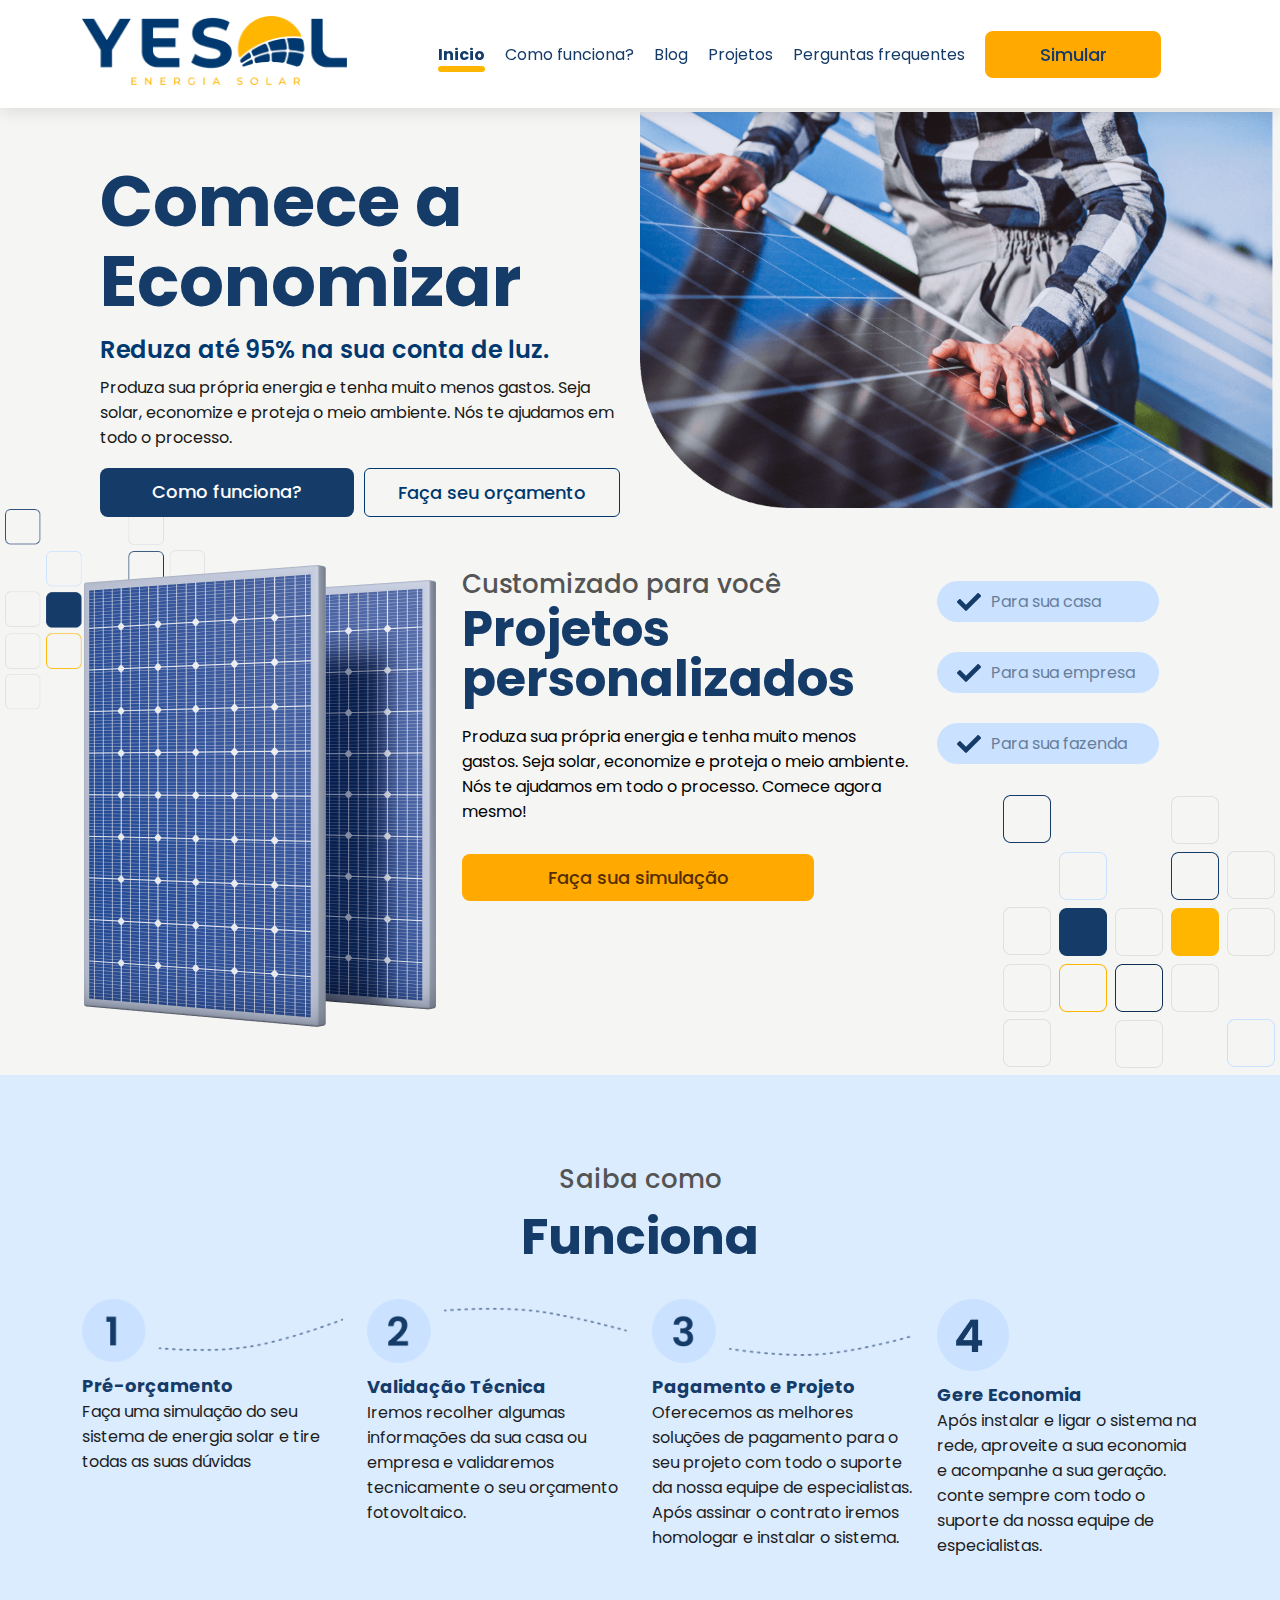
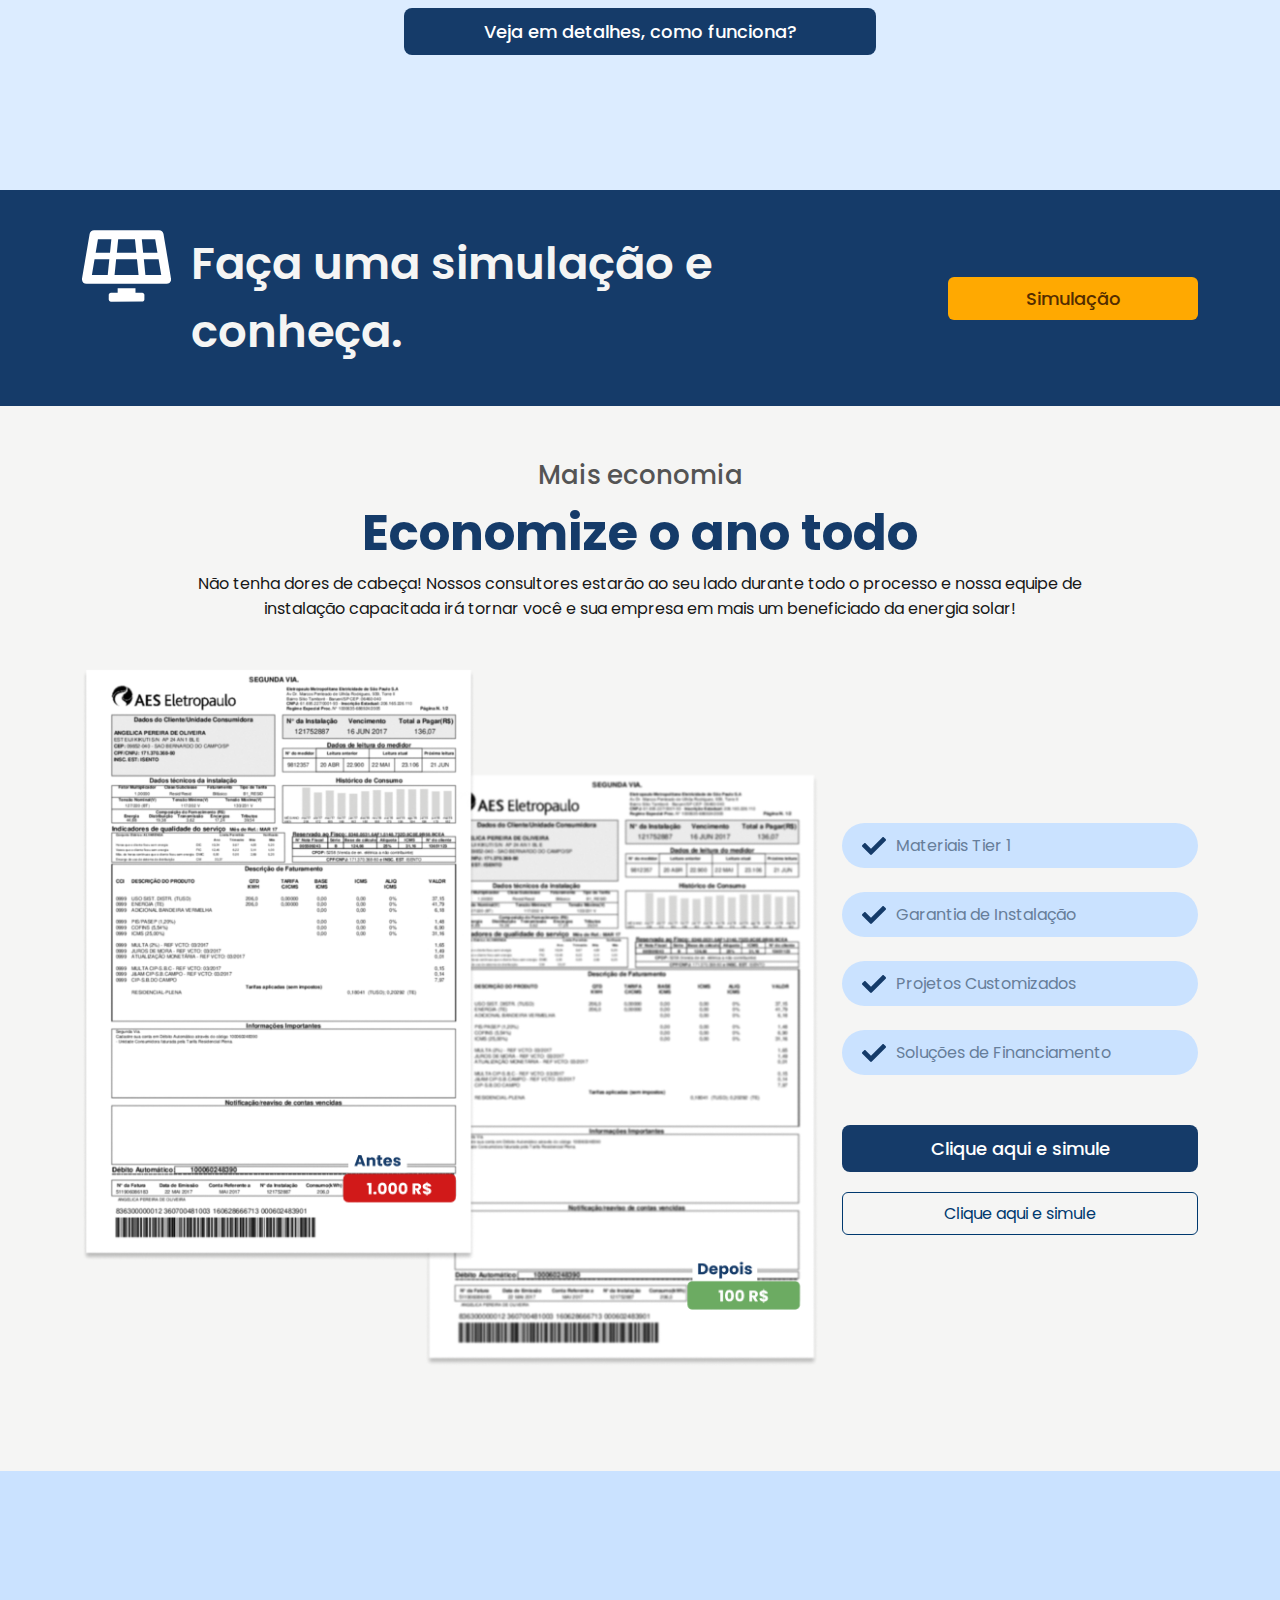
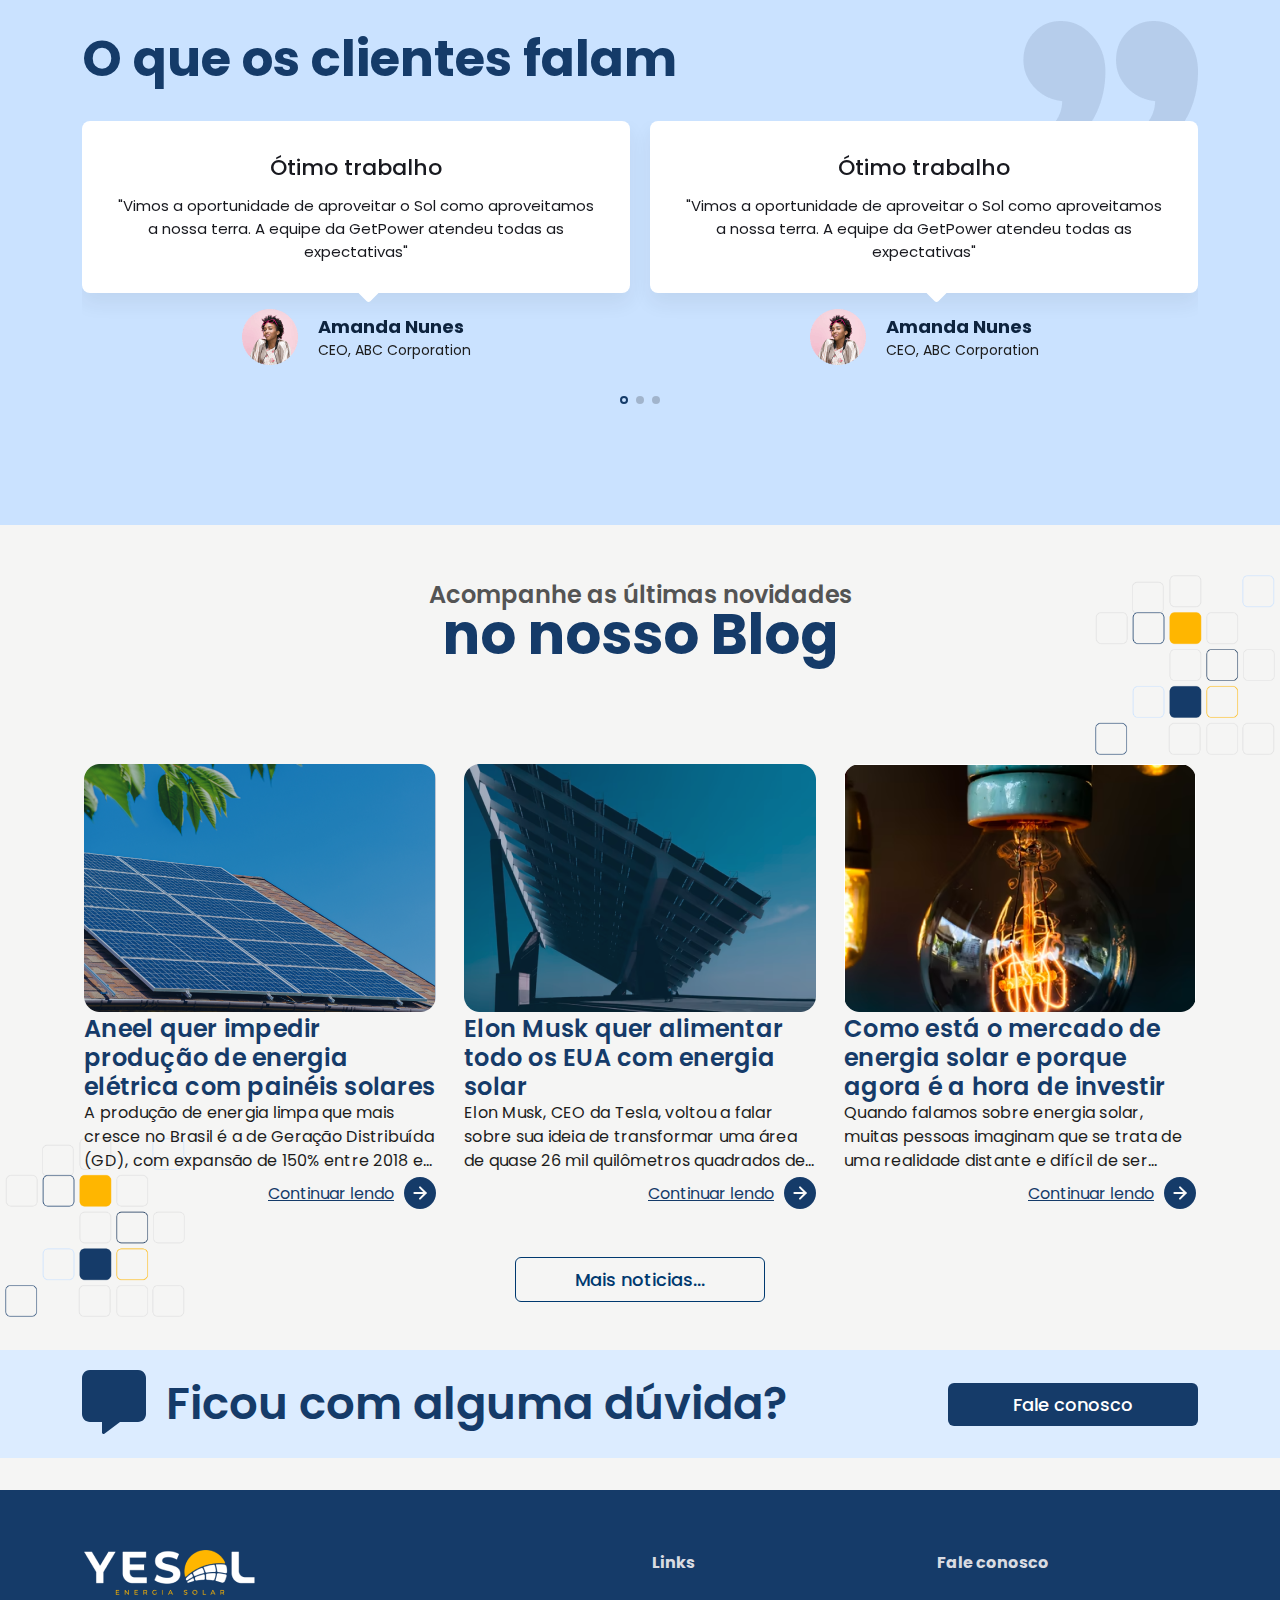
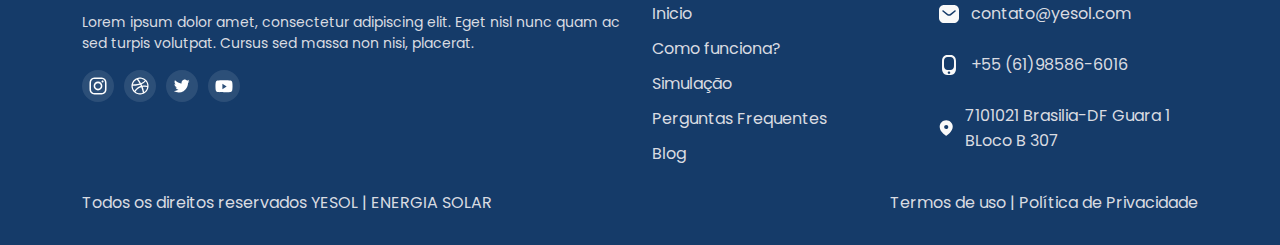
<file: index.html>
<!DOCTYPE html>
<html lang="en">
<head>
<meta charset="UTF-8">
<meta name="viewport" content="width=device-width, initial-scale=1.0">
<meta http-equiv="X-UA-Compatible" content="ie=edge">
<meta name="Description" content="Enter your description here"/>
<link rel="preconnect" href="https://fonts.googleapis.com">
<link rel="preconnect" href="https://fonts.gstatic.com" crossorigin>
<link href="https://fonts.googleapis.com/css2?family=Poppins:wght@400;500;600;700&display=swap" rel="stylesheet">
<link rel="stylesheet" href="css/bootstrap-grid.min.css">
<link rel="stylesheet" href="css/hamburgers.min.css">
<link
rel="stylesheet"
href="https://unpkg.com/swiper@8/swiper-bundle.min.css"
/>
<link rel="stylesheet" href="css/style.css">
<link rel="stylesheet" href="css/navbar.css">
<link rel="stylesheet" href="css/footer.css">
<title>Yesol - Home</title>
</head>
<body>

    <!--menu mobile-->
    <div class="bg"></div>
    <div class="menu">
        <nav class="menu__links">
            <a href="index.html" class="logo">
                <img src="images/logo.png" alt="logo da empresa">
            </a>

            <ul class="d-flex flex-column gap-2">
                <li><a class="nav-active" href="#" data-links>Inicio</a></li>
                <li><a href="como-funciona.html" data-links>Como funciona?</a></li>
                <li><a href="blog.html" data-links>Blog</a></li>
                <li><a href="projetos.html" data-links>Projetos</a></li>
                <li><a href="perguntas-frequentes.html" data-links>Perguntas frequentes</a></li>
                <li class="max-w-176"><a class="btn-nav" href="simulador.html">Simular</a></li>
            </ul>
        </nav>
    </div>

    <!--fim do menu mobile-->
    <header class="nav">
        <div class="container py-3 d-flex justify-content-between align-items-center">
            <a href="index.html" class="logo">
                <img src="images/logo.png" alt="logo da empresa">
            </a>
            <a class="mobile-btn d-xl-none d-block" href="#">Simular</a>
            <button class="hamburger hamburger--slider d-xl-none d-block" type="button">
                <span class="hamburger-box">
                  <span class="hamburger-inner"></span>
                </span>
            </button>

            <nav class="nav d-xl-block d-none">
                <ul class="d-flex gap-2 align-items-center">
                    <li><a class="nav-active" href="index.html" data-links>Inicio</a></li>
                    <li><a href="como-funciona.html" data-links>Como funciona?</a></li>
                    <li><a href="blog.html" data-links>Blog</a></li>
                    <li><a href="projetos.html" data-links>Projetos</a></li>
                    <li><a href="perguntas-frequentes.html" data-links>Perguntas frequentes</a></li>
                    <li class="max-w-176"><a class="btn-nav" href="simulador.html">Simular</a></li>
                </ul>
            </nav>
        </div>
    </header>

    <section class="hero d-flex flex-xl-row flex-column">
 
        <div class="hero__img order-xl-1">
            <img class="img-fluid" src="images/hero-bg.webp" alt="homem trabalhando com um painel solar">
        </div>

        <div class="hero__limit-content order-xl-0">
            <div class="hero__content d-flex flex-column justify-content-center">
                <h1>Comece a Economizar</h1>
                <h6>Reduza até 95% na sua conta de luz.</h6>
                <p>Produza sua própria energia e tenha muito menos gastos.
                    Seja solar, economize e proteja o meio ambiente. 
                    Nós te ajudamos em todo o processo. </p>

                    <div class="d-flex justify-content-between gap-md-1">
                        <a href="#form" class="btn-primary text-white bg-secondary">Como funciona?</a>
                        <a href="#form" class="btn-primary bg-transparent">Faça seu orçamento</a>
                    </div>
                   
            </div>   
        </div>
        
        <div class="squares d-xl-block d-none">
            <img src="images/squares.png" alt="icone" />
        </div>
        
    </section>

    <section class="personalizado py-5">
        <div class="container">
            <div class="row">
                <div class="col-xl-4 d-flex justify-content-center">
                    <img class="img-fluid d-md-block d-none" src="images/panels.png" alt="painel solar" />
                </div>
                
                <div class="col-xl-5 personalizado__content">
                    <h5 class="text-subtitle">Customizado para você</h5>
                    <h2 class="text-title">Projetos personalizados</h2>
                    <p class="text-paragraph">Produza sua própria energia e tenha muito menos gastos.
                        Seja solar, economize e proteja o meio ambiente. Nós te ajudamos em todo o processo. Comece agora mesmo!</p>

                        <div class="d-xl-none d-block">
                            <div class="d-flex gap-md-3 gap-2 flex-md-col flex-row flex-wrap my-3">

                                <div class="d-flex justify-content-start">
                                    <div class="personalizado__content-icon d-flex align-items-center gap-1">
                                        <svg width="24" height="18" viewBox="0 0 24 18" fill="none" xmlns="http://www.w3.org/2000/svg">
                                        <path d="M8.15146 17.5974L0.351457 9.79735C-0.117152 9.32874 -0.117152 8.56894 0.351457 8.10028L2.04847 6.40322C2.51708 5.93456 3.27693 5.93456 3.74554 6.40322L9 11.6576L20.2545 0.403215C20.7231 -0.0653946 21.4829 -0.0653946 21.9515 0.403215L23.6485 2.10028C24.1172 2.56889 24.1172 3.32869 23.6485 3.79734L9.84853 17.5974C9.37987 18.066 8.62008 18.066 8.15146 17.5974Z" fill="#153B69"/>
                                        </svg>
                                        Para sua casa
                                    </div>
                                </div>
                              
                           
                                <div class="d-flex justify-content-xl-start justify-content-center w-full">
                                 
                                        <div class="personalizado__content-icon d-flex align-items-center gap-1">
                                            <svg width="24" height="18" viewBox="0 0 24 18" fill="none" xmlns="http://www.w3.org/2000/svg">
                                            <path d="M8.15146 17.5974L0.351457 9.79735C-0.117152 9.32874 -0.117152 8.56894 0.351457 8.10028L2.04847 6.40322C2.51708 5.93456 3.27693 5.93456 3.74554 6.40322L9 11.6576L20.2545 0.403215C20.7231 -0.0653946 21.4829 -0.0653946 21.9515 0.403215L23.6485 2.10028C24.1172 2.56889 24.1172 3.32869 23.6485 3.79734L9.84853 17.5974C9.37987 18.066 8.62008 18.066 8.15146 17.5974Z" fill="#153B69"/>
                                            </svg>
                                            Para sua empresa
                                        </div>

                                </div>
                               
                           
                                <div class="d-flex justify-content-xl-start justify-content-end w-full">
                                      <div class="personalizado__content-icon d-flex align-items-center gap-1">
                                            <svg width="24" height="18" viewBox="0 0 24 18" fill="none" xmlns="http://www.w3.org/2000/svg">
                                            <path d="M8.15146 17.5974L0.351457 9.79735C-0.117152 9.32874 -0.117152 8.56894 0.351457 8.10028L2.04847 6.40322C2.51708 5.93456 3.27693 5.93456 3.74554 6.40322L9 11.6576L20.2545 0.403215C20.7231 -0.0653946 21.4829 -0.0653946 21.9515 0.403215L23.6485 2.10028C24.1172 2.56889 24.1172 3.32869 23.6485 3.79734L9.84853 17.5974C9.37987 18.066 8.62008 18.066 8.15146 17.5974Z" fill="#153B69"/>
                                            </svg>
                                            Para sua fazenda
                                        </div>
            
                                </div>
                              
                        </div>
    
                        </div>
                    
                    <a href="#form" class="btn-primary">Faça sua simulação</a>

                    <div class="squares-right d-xl-block d-none">
                        <img src="images/squares.png" alt="icone" />
                    </div>
                </div>

                
                
                <div class="col-xl-3 d-xl-block d-none">
                    <div class="d-flex gap-md-3 gap-2 flex-md-col flex-row flex-wrap my-3">

                        <div class="personalizado__content-icon d-flex align-items-center gap-1">
                            <svg width="24" height="18" viewBox="0 0 24 18" fill="none" xmlns="http://www.w3.org/2000/svg">
                            <path d="M8.15146 17.5974L0.351457 9.79735C-0.117152 9.32874 -0.117152 8.56894 0.351457 8.10028L2.04847 6.40322C2.51708 5.93456 3.27693 5.93456 3.74554 6.40322L9 11.6576L20.2545 0.403215C20.7231 -0.0653946 21.4829 -0.0653946 21.9515 0.403215L23.6485 2.10028C24.1172 2.56889 24.1172 3.32869 23.6485 3.79734L9.84853 17.5974C9.37987 18.066 8.62008 18.066 8.15146 17.5974Z" fill="#153B69"/>
                            </svg>
                            Para sua casa
                        </div>
                   

                        <div class="d-flex justify-content-md-start justify-content-center w-full">
                            <div class="personalizado__content-icon d-flex align-items-center gap-1">
                                <svg width="24" height="18" viewBox="0 0 24 18" fill="none" xmlns="http://www.w3.org/2000/svg">
                                <path d="M8.15146 17.5974L0.351457 9.79735C-0.117152 9.32874 -0.117152 8.56894 0.351457 8.10028L2.04847 6.40322C2.51708 5.93456 3.27693 5.93456 3.74554 6.40322L9 11.6576L20.2545 0.403215C20.7231 -0.0653946 21.4829 -0.0653946 21.9515 0.403215L23.6485 2.10028C24.1172 2.56889 24.1172 3.32869 23.6485 3.79734L9.84853 17.5974C9.37987 18.066 8.62008 18.066 8.15146 17.5974Z" fill="#153B69"/>
                                </svg>
                                Para sua empresa
                            </div>
                        </div>
                   

                        <div class="d-flex justify-content-md-start justify-content-end w-full">
                            <div class="personalizado__content-icon d-flex align-items-center gap-1">
                                <svg width="24" height="18" viewBox="0 0 24 18" fill="none" xmlns="http://www.w3.org/2000/svg">
                                <path d="M8.15146 17.5974L0.351457 9.79735C-0.117152 9.32874 -0.117152 8.56894 0.351457 8.10028L2.04847 6.40322C2.51708 5.93456 3.27693 5.93456 3.74554 6.40322L9 11.6576L20.2545 0.403215C20.7231 -0.0653946 21.4829 -0.0653946 21.9515 0.403215L23.6485 2.10028C24.1172 2.56889 24.1172 3.32869 23.6485 3.79734L9.84853 17.5974C9.37987 18.066 8.62008 18.066 8.15146 17.5974Z" fill="#153B69"/>
                                </svg>
                                Para sua fazenda
                            </div>
                        </div>
                     
                </div>
                </div>

            </div>
        </div>
    </section>

    <section class="how">
        <div class="container">
            <h4 class="text-subtitle">Saiba como</h4>
            <h2 class="text-title">Funciona</h2>

            <div class="row">
                <div class="col-xl-3 how__icon mt-4">
                    <img class="img-fluid d-xl-block d-none" src="images/icon-1.png" alt="icone"/>
                    <div class="d-xl-none d-block">
                        <div class="circle-icon mx-auto">
                            <h6>1</h6>  
                        </div>  
                    </div>
                    
                        
                    <h6>Pré-orçamento</h6>
                    <p>Faça uma simulação do seu sistema de energia solar e tire todas as suas dúvidas</p>
                </div>
                <div class="col-xl-3 how__icon mt-4">
                    <img class="img-fluid d-xl-block d-none" src="images/icon-2.png" alt="icone"/>
                    <div class="d-xl-none d-block">
                        <div class="circle-icon mx-auto">
                            <h6>2</h6>  
                        </div>  
                    </div>
                    <h6>Validação Técnica</h6>
                    <p>Iremos recolher algumas informações da sua casa ou empresa e validaremos tecnicamente o seu orçamento fotovoltaico.</p>
                </div>
                <div class="col-xl-3 how__icon mt-4">
                    <img class="img-fluid d-xl-block d-none" src="images/icon-3.png" alt="icone"/>
                    <div class="d-xl-none d-block">
                        <div class="circle-icon mx-auto">
                            <h6>3</h6>  
                        </div>                    
                    </div>
                    <h6>Pagamento e Projeto</h6>
                    <p>Oferecemos as melhores soluções de pagamento para o seu projeto com todo o suporte da nossa equipe de especialistas. Após assinar o contrato iremos homologar e instalar o sistema.</p>
                </div>
                <div class="col-xl-3 how__icon mt-4">
                    <img class="img-fluid d-xl-block d-none" src="images/icon-4.png" alt="icone"/>
                    <div class="d-xl-none d-block">
                        <div class="circle-icon mx-auto">
                            <h6>4</h6>  
                        </div>            
                    </div>
                    <h6>Gere Economia</h6>
                    <p>Após instalar e ligar o sistema na rede, aproveite a sua economia e acompanhe a sua geração. conte sempre com todo o suporte da nossa equipe de especialistas.
                    </p>
                </div>
            </div>

            <a class="btn-primary" href="#form">Veja em detalhes, como funciona?</a>
        </div>
    </section>

    <section class="conheca">
        <div class="container d-flex flex-md-row flex-column gap-2 justify-content-between align-items-center">
            <div class="d-flex gap-2">
                <svg width="90" height="72" viewBox="0 0 90 72" fill="none" xmlns="http://www.w3.org/2000/svg">
                    <path d="M60.7473 63.0014L54.0015 63.0084V58.5H36.0016V63.0295L29.2545 63.0366C28.0142 63.038 27.0087 64.0434 27.0073 65.2852L27.0003 69.7472C26.9989 70.9917 28.0086 72.0014 29.2531 72L60.7473 71.9634C61.9876 71.962 62.993 70.9566 62.9944 69.7162L63.0001 65.2542C63.0015 64.0097 61.9918 63 60.7473 63.0014ZM82.2937 3.76031C81.9252 1.59047 80.0142 0 77.774 0H12.2249C9.98478 0 8.0737 1.59047 7.70526 3.76031C-0.466405 51.9131 0.0060915 48.9487 0.00468526 49.5C0.000466538 51.9356 2.0142 54 4.58903 54H85.4113C87.9749 54 89.983 51.9525 89.9943 49.5295C89.9971 48.9558 90.4653 51.9131 82.2937 3.76031ZM36.5388 9H53.4601L54.834 22.5H35.1649L36.5388 9ZM25.9681 45H9.99743L12.6707 29.25H27.5726L25.9681 45ZM28.2589 22.5H13.8154L16.1061 9H29.6328L28.2589 22.5ZM32.8742 45L34.4773 29.25H55.5217L57.1248 45H32.8742ZM60.3662 9H73.8928L76.1836 22.5H61.7401L60.3662 9ZM64.0308 45L62.4277 29.25H77.3297L80.0029 45H64.0308Z" fill="white"/>    
                </svg>
                    
                <h2>Faça uma simulação e conheça.</h2>
            </div>
      

            <a class="btn btn-bg-secondary btn-md" href="#form">Simulação</a>
        </div>
    </section>

    
    <section class="economia">
        <div class="container">
            <h4 class="text-subtitle">Mais economia</h4>
            <h2 class="text-title">Economize o ano todo</h2>
            <p class="text-paragraph">Não tenha dores de cabeça! Nossos consultores estarão ao seu lado durante todo o processo e nossa equipe de instalação capacitada irá tornar você e sua empresa em mais um beneficiado da energia solar!</p>
        
            <div class="row my-5">
                <div class="col-md-8">
                    <img class="img-fluid" src="images/contratos.png" alt="documento" />
                </div>
                <div class="col-md-4 d-flex flex-column justify-content-center mt-3">
                    <div class="economia__content-icon d-flex align-items-center gap-1">
                        <svg width="24" height="18" viewBox="0 0 24 18" fill="none" xmlns="http://www.w3.org/2000/svg">
                        <path d="M8.15146 17.5974L0.351457 9.79735C-0.117152 9.32874 -0.117152 8.56894 0.351457 8.10028L2.04847 6.40322C2.51708 5.93456 3.27693 5.93456 3.74554 6.40322L9 11.6576L20.2545 0.403215C20.7231 -0.0653946 21.4829 -0.0653946 21.9515 0.403215L23.6485 2.10028C24.1172 2.56889 24.1172 3.32869 23.6485 3.79734L9.84853 17.5974C9.37987 18.066 8.62008 18.066 8.15146 17.5974Z" fill="#153B69"/>
                        </svg> 
                        Materiais Tier 1
                    </div>

                    <div class="economia__content-icon d-flex align-items-center gap-1 mt-4">
                        <svg width="24" height="18" viewBox="0 0 24 18" fill="none" xmlns="http://www.w3.org/2000/svg">
                        <path d="M8.15146 17.5974L0.351457 9.79735C-0.117152 9.32874 -0.117152 8.56894 0.351457 8.10028L2.04847 6.40322C2.51708 5.93456 3.27693 5.93456 3.74554 6.40322L9 11.6576L20.2545 0.403215C20.7231 -0.0653946 21.4829 -0.0653946 21.9515 0.403215L23.6485 2.10028C24.1172 2.56889 24.1172 3.32869 23.6485 3.79734L9.84853 17.5974C9.37987 18.066 8.62008 18.066 8.15146 17.5974Z" fill="#153B69"/>
                        </svg> 
                        Garantia de Instalação
                    </div>

                    <div class="economia__content-icon d-flex align-items-center gap-1 mt-4">
                        <svg width="24" height="18" viewBox="0 0 24 18" fill="none" xmlns="http://www.w3.org/2000/svg">
                        <path d="M8.15146 17.5974L0.351457 9.79735C-0.117152 9.32874 -0.117152 8.56894 0.351457 8.10028L2.04847 6.40322C2.51708 5.93456 3.27693 5.93456 3.74554 6.40322L9 11.6576L20.2545 0.403215C20.7231 -0.0653946 21.4829 -0.0653946 21.9515 0.403215L23.6485 2.10028C24.1172 2.56889 24.1172 3.32869 23.6485 3.79734L9.84853 17.5974C9.37987 18.066 8.62008 18.066 8.15146 17.5974Z" fill="#153B69"/>
                        </svg>                                               
                        Projetos Customizados
                    </div>

                    <div class="economia__content-icon d-flex align-items-center gap-1 mt-4">
                        <svg width="24" height="18" viewBox="0 0 24 18" fill="none" xmlns="http://www.w3.org/2000/svg">
                        <path d="M8.15146 17.5974L0.351457 9.79735C-0.117152 9.32874 -0.117152 8.56894 0.351457 8.10028L2.04847 6.40322C2.51708 5.93456 3.27693 5.93456 3.74554 6.40322L9 11.6576L20.2545 0.403215C20.7231 -0.0653946 21.4829 -0.0653946 21.9515 0.403215L23.6485 2.10028C24.1172 2.56889 24.1172 3.32869 23.6485 3.79734L9.84853 17.5974C9.37987 18.066 8.62008 18.066 8.15146 17.5974Z" fill="#153B69"/>
                        </svg>                                               
                        Soluções de Financiamento
                    </div>

                    <a class="btn-primary" href="#form">Clique aqui e simule</a>
                    <a class="btn btn-bg-transparent" href="#form">Clique aqui e simule</a>
                </div>
            </div>

            
        </div>
 
    </section>

    <section class="depoimentos">
        <div class="container">

            <div class="quotes">
                <h2 class="text-title">O que os clientes falam</h2>
                <img class="img-fluid" src="images/quotes.png" alt="icone" />
            </div>
       
            <!-- Slider main container -->
        <div class="swiper my-4">
            <!-- Additional required wrapper -->
            <div class="swiper-wrapper">

            <!-- Slides -->
            <div class="swiper-slide d-flex flex-column align-items-center">
                <div class="depoimentos__box">
                    <h5>Ótimo trabalho</h5>
                    <p>"Vimos a oportunidade de aproveitar o Sol como aproveitamos a nossa terra. A equipe da GetPower atendeu todas as expectativas"</p>
                    <svg xmlns="http://www.w3.org/2000/svg" viewBox="0 0 320 512"><!--! Font Awesome Pro 6.0.0 by @fontawesome - https://fontawesome.com License - https://fontawesome.com/license (Commercial License) Copyright 2022 Fonticons, Inc. --><path d="M310.6 246.6l-127.1 128C176.4 380.9 168.2 384 160 384s-16.38-3.125-22.63-9.375l-127.1-128C.2244 237.5-2.516 223.7 2.438 211.8S19.07 192 32 192h255.1c12.94 0 24.62 7.781 29.58 19.75S319.8 237.5 310.6 246.6z"/></svg>
                </div>
                    <div class="depoimentos__box-user d-flex gap-2 mt-3 align-items-center">
                        <img src="images/user.png" alt="usuário" />
                        <div>
                            <h6>Amanda Nunes</h6>
                            <p>CEO, ABC Corporation</p>
                        </div>
                
                    </div>
            </div>

             <!-- Slides -->
             <div class="swiper-slide d-flex flex-column align-items-center">
                <div class="depoimentos__box">
                    <h5>Ótimo trabalho</h5>
                    <p>"Vimos a oportunidade de aproveitar o Sol como aproveitamos a nossa terra. A equipe da GetPower atendeu todas as expectativas"</p>
                    <svg xmlns="http://www.w3.org/2000/svg" viewBox="0 0 320 512"><!--! Font Awesome Pro 6.0.0 by @fontawesome - https://fontawesome.com License - https://fontawesome.com/license (Commercial License) Copyright 2022 Fonticons, Inc. --><path d="M310.6 246.6l-127.1 128C176.4 380.9 168.2 384 160 384s-16.38-3.125-22.63-9.375l-127.1-128C.2244 237.5-2.516 223.7 2.438 211.8S19.07 192 32 192h255.1c12.94 0 24.62 7.781 29.58 19.75S319.8 237.5 310.6 246.6z"/></svg>
                </div>
                    <div class="depoimentos__box-user d-flex gap-2 mt-3 align-items-center">
                        <img src="images/user.png" alt="usuário" />
                        <div>
                            <h6>Amanda Nunes</h6>
                            <p>CEO, ABC Corporation</p>
                        </div>
                
                    </div>
            </div>

             <!-- Slides -->
             <div class="swiper-slide d-flex flex-column align-items-center">
                <div class="depoimentos__box">
                    <h5>Ótimo trabalho</h5>
                    <p>"Vimos a oportunidade de aproveitar o Sol como aproveitamos a nossa terra. A equipe da GetPower atendeu todas as expectativas"</p>
                    <svg xmlns="http://www.w3.org/2000/svg" viewBox="0 0 320 512"><!--! Font Awesome Pro 6.0.0 by @fontawesome - https://fontawesome.com License - https://fontawesome.com/license (Commercial License) Copyright 2022 Fonticons, Inc. --><path d="M310.6 246.6l-127.1 128C176.4 380.9 168.2 384 160 384s-16.38-3.125-22.63-9.375l-127.1-128C.2244 237.5-2.516 223.7 2.438 211.8S19.07 192 32 192h255.1c12.94 0 24.62 7.781 29.58 19.75S319.8 237.5 310.6 246.6z"/></svg>
                </div>
                    <div class="depoimentos__box-user d-flex gap-2 mt-3 align-items-center">
                        <img src="images/user.png" alt="usuário" />
                        <div>
                            <h6>Amanda Nunes</h6>
                            <p>CEO, ABC Corporation</p>
                        </div>
                
                    </div>
            </div>

             <!-- Slides -->
             <div class="swiper-slide d-flex flex-column align-items-center">
                <div class="depoimentos__box">
                    <h5>Ótimo trabalho</h5>
                    <p>"Vimos a oportunidade de aproveitar o Sol como aproveitamos a nossa terra. A equipe da GetPower atendeu todas as expectativas"</p>
                    <svg xmlns="http://www.w3.org/2000/svg" viewBox="0 0 320 512"><!--! Font Awesome Pro 6.0.0 by @fontawesome - https://fontawesome.com License - https://fontawesome.com/license (Commercial License) Copyright 2022 Fonticons, Inc. --><path d="M310.6 246.6l-127.1 128C176.4 380.9 168.2 384 160 384s-16.38-3.125-22.63-9.375l-127.1-128C.2244 237.5-2.516 223.7 2.438 211.8S19.07 192 32 192h255.1c12.94 0 24.62 7.781 29.58 19.75S319.8 237.5 310.6 246.6z"/></svg>
                </div>
                    <div class="depoimentos__box-user d-flex gap-2 mt-3 align-items-center">
                        <img src="images/user.png" alt="usuário" />
                        <div>
                            <h6>Amanda Nunes</h6>
                            <p>CEO, ABC Corporation</p>
                        </div>
                
                    </div>
            </div>

            </div>
            <!-- If we need pagination -->
            <div class="swiper-pagination"></div>

        </div>
  
        </div>
    </section>


    <section class="blog">
        
        <div class="d-xl-block d-none">
            <img class="squares-right" src="images/squares-small.png" alt="icones">
        </div>

        <div class="container">
            <h2 class="text-title">Acompanhe as últimas novidades
                <br>
                 <strong>no nosso Blog</strong>
                </h2>

           <div class="row">
               <div class="col-xl-4 d-flex flex-column align-items-center mt-5">
                   <img class="img-fluid" src="images/blog-1.png" alt="blog post" />
                   <div class="blog__info">
                    <h4>Aneel quer impedir produção de energia elétrica com painéis solares</h4>
                    <p>A produção de energia limpa que mais cresce no Brasil é a de Geração Distribuída (GD), com expansão de 150% entre 2018 e 2019.</p>
                     <div class="d-flex justify-content-end align-items-center gap-1 mt-1">
                         <a href="#">Continuar lendo</a>
                         <svg width="32" height="32" viewBox="0 0 32 32" fill="none" xmlns="http://www.w3.org/2000/svg">
                             <path d="M0 16C0 7.16344 7.16344 0 16 0C24.8366 0 32 7.16344 32 16C32 24.8366 24.8366 32 16 32C7.16344 32 0 24.8366 0 16Z" fill="#153B69"/>
                             <path d="M10.3999 16H21.5999" stroke="#F9F9F9" stroke-width="2" stroke-linecap="round" stroke-linejoin="round"/>
                             <path d="M16 10.3999L21.6 15.9999L16 21.5999" stroke="#F9F9F9" stroke-width="2" stroke-linecap="round" stroke-linejoin="round"/>
                         </svg>           
                     </div> 
                    </div>
                </div> 

                <div class="col-xl-4 d-flex flex-column align-items-center mt-5">
                    <img class="img-fluid" src="images/blog-2.png" alt="blog post" />
                    <div class="blog__info">
                     <h4>Elon Musk quer alimentar todo os EUA com energia solar</h4>
                     <p>Elon Musk, CEO da Tesla, voltou a falar sobre sua ideia de transformar uma área de quase 26 mil quilômetros quadrados de deserto, nos Estados Unidos.</p>
                      <div class="d-flex justify-content-end align-items-center gap-1 mt-1">
                          <a href="#">Continuar lendo</a>
                          <svg width="32" height="32" viewBox="0 0 32 32" fill="none" xmlns="http://www.w3.org/2000/svg">
                              <path d="M0 16C0 7.16344 7.16344 0 16 0C24.8366 0 32 7.16344 32 16C32 24.8366 24.8366 32 16 32C7.16344 32 0 24.8366 0 16Z" fill="#153B69"/>
                              <path d="M10.3999 16H21.5999" stroke="#F9F9F9" stroke-width="2" stroke-linecap="round" stroke-linejoin="round"/>
                              <path d="M16 10.3999L21.6 15.9999L16 21.5999" stroke="#F9F9F9" stroke-width="2" stroke-linecap="round" stroke-linejoin="round"/>
                          </svg>         
                      </div> 
                     </div>
                 </div> 
                 
                 <div class="col-xl-4 d-flex flex-column align-items-center mt-5">
                    <img class="img-fluid" src="images/blog-3.png" alt="blog post" />
                    <div class="blog__info">
                     <h4>Como está o mercado de energia solar e porque agora é a hora de investir</h4>
                     <p>Quando falamos sobre energia solar, muitas pessoas imaginam que se trata de uma realidade distante e difícil de ser alcançada.</p>
                      <div class="d-flex justify-content-end align-items-center gap-1 mt-1">
                          <a href="#">Continuar lendo</a>
                          <svg width="32" height="32" viewBox="0 0 32 32" fill="none" xmlns="http://www.w3.org/2000/svg">
                              <path d="M0 16C0 7.16344 7.16344 0 16 0C24.8366 0 32 7.16344 32 16C32 24.8366 24.8366 32 16 32C7.16344 32 0 24.8366 0 16Z" fill="#153B69"/>
                              <path d="M10.3999 16H21.5999" stroke="#F9F9F9" stroke-width="2" stroke-linecap="round" stroke-linejoin="round"/>
                              <path d="M16 10.3999L21.6 15.9999L16 21.5999" stroke="#F9F9F9" stroke-width="2" stroke-linecap="round" stroke-linejoin="round"/>
                          </svg>      
                      </div> 
                     </div>
                 </div>  

                 <a href="#" class="btn btn-bg-transparent btn-md mx-auto my-5">Mais noticias...</a>
           </div> 

        </div>

        <div class="d-xl-block d-none">
            <img class="squares" src="images/squares-small.png" alt="icones">
        </div>
    </section>

    
    <section class="duvida">
        <div class="container d-flex flex-md-row flex-column gap-2 justify-content-between align-items-center">
            <div class="d-flex gap-2">
                <svg width="64" height="64" viewBox="0 0 64 64" fill="none" xmlns="http://www.w3.org/2000/svg">
                    <path d="M56 0H8C3.5875 0 0 3.58729 0 7.99953V43.9974C0 48.4097 3.5875 51.997 8 51.997H20V62.4963C20 63.7213 21.4 64.4337 22.3875 63.7088L38 51.997H56C60.4125 51.997 64 48.4097 64 43.9974V7.99953C64 3.58729 60.4125 0 56 0Z" fill="#153B69"/>
                </svg>
                    
                    
                <h2>Ficou com alguma dúvida?</h2>
            </div>
      

            <a class="btn bg-primary btn-md" href="#form">Fale conosco</a>
        </div>
    </section>

   
    <footer>
        <div class="container">
          <div class="row">
            <div class="col-md-6">
              <img
                class="img-fluid"
                src="images/logo-footer.png"
                alt="logo da empresa"
              />
              <p>
                Lorem ipsum dolor amet, consectetur adipiscing elit. Eget nisl
                nunc quam ac sed turpis volutpat. Cursus sed massa non nisi,
                placerat.
              </p>
              <div class="d-flex justify-content-md-start justify-content-center gap-1 my-3">
                <a href="#">
                  <svg
                    width="32"
                    height="32"
                    viewBox="0 0 32 32"
                    fill="none"
                    xmlns="http://www.w3.org/2000/svg"
                  >
                    <path
                      opacity="0.1"
                      fill-rule="evenodd"
                      clip-rule="evenodd"
                      d="M0 16C0 7.16344 7.16344 0 16 0C24.8366 0 32 7.16344 32 16C32 24.8366 24.8366 32 16 32C7.16344 32 0 24.8366 0 16Z"
                      fill="white"
                    />
                    <path
                      fill-rule="evenodd"
                      clip-rule="evenodd"
                      d="M16.0009 7.4668C13.6834 7.4668 13.3925 7.47693 12.4823 7.51835C11.5739 7.55995 10.9538 7.70378 10.4112 7.9148C9.84993 8.13276 9.37384 8.42432 8.89952 8.89881C8.42485 9.37313 8.13329 9.84922 7.91462 10.4103C7.70307 10.9531 7.55906 11.5733 7.51818 12.4814C7.47746 13.3917 7.4668 13.6827 7.4668 16.0002C7.4668 18.3178 7.47711 18.6077 7.51835 19.5179C7.56013 20.4264 7.70395 21.0465 7.9148 21.5891C8.13294 22.1503 8.4245 22.6264 8.89899 23.1007C9.37313 23.5754 9.84922 23.8677 10.4101 24.0856C10.9531 24.2967 11.5733 24.4405 12.4816 24.4821C13.3918 24.5235 13.6825 24.5336 15.9999 24.5336C18.3176 24.5336 18.6075 24.5235 19.5178 24.4821C20.4262 24.4405 21.047 24.2967 21.59 24.0856C22.151 23.8677 22.6264 23.5754 23.1006 23.1007C23.5752 22.6264 23.8668 22.1503 24.0855 21.5893C24.2952 21.0465 24.4392 20.4262 24.4819 19.5181C24.5228 18.6079 24.5335 18.3178 24.5335 16.0002C24.5335 13.6827 24.5228 13.3918 24.4819 12.4816C24.4392 11.5732 24.2952 10.9531 24.0855 10.4105C23.8668 9.84922 23.5752 9.37313 23.1006 8.89881C22.6259 8.42414 22.1512 8.13258 21.5894 7.9148C21.0454 7.70378 20.425 7.55995 19.5165 7.51835C18.6063 7.47693 18.3165 7.4668 15.9983 7.4668H16.0009ZM15.2354 9.00457C15.4626 9.00421 15.7161 9.00457 16.0009 9.00457C18.2793 9.00457 18.5494 9.01274 19.4491 9.05363C20.2811 9.09168 20.7327 9.2307 21.0335 9.3475C21.4317 9.50217 21.7156 9.68706 22.0141 9.98573C22.3128 10.2844 22.4977 10.5688 22.6527 10.9671C22.7695 11.2675 22.9087 11.7191 22.9466 12.5511C22.9875 13.4507 22.9963 13.7209 22.9963 15.9982C22.9963 18.2756 22.9875 18.5458 22.9466 19.4454C22.9085 20.2774 22.7695 20.729 22.6527 21.0294C22.498 21.4276 22.3128 21.7112 22.0141 22.0097C21.7154 22.3084 21.4319 22.4932 21.0335 22.6479C20.733 22.7652 20.2811 22.9039 19.4491 22.942C18.5495 22.9828 18.2793 22.9917 16.0009 22.9917C13.7223 22.9917 13.4522 22.9828 12.5527 22.942C11.7207 22.9036 11.2691 22.7645 10.9681 22.6477C10.5699 22.4931 10.2855 22.3082 9.98679 22.0095C9.68812 21.7108 9.50323 21.4271 9.3482 21.0287C9.2314 20.7282 9.0922 20.2767 9.05433 19.4447C9.01344 18.5451 9.00527 18.2749 9.00527 15.9961C9.00527 13.7173 9.01344 13.4485 9.05433 12.549C9.09238 11.717 9.2314 11.2654 9.3482 10.9646C9.50287 10.5664 9.68812 10.2819 9.98679 9.98324C10.2855 9.68457 10.5699 9.49968 10.9681 9.34466C11.2689 9.22732 11.7207 9.08866 12.5527 9.05043C13.3399 9.01488 13.645 9.00421 15.2354 9.00243V9.00457ZM20.556 10.4215C19.9906 10.4215 19.532 10.8796 19.532 11.4451C19.532 12.0105 19.9906 12.4691 20.556 12.4691C21.1213 12.4691 21.58 12.0105 21.58 11.4451C21.58 10.8798 21.1213 10.4215 20.556 10.4215ZM16.0009 11.6179C13.5808 11.6179 11.6187 13.5801 11.6187 16.0002C11.6187 18.4203 13.5808 20.3816 16.0009 20.3816C18.4211 20.3816 20.3825 18.4203 20.3825 16.0002C20.3825 13.5801 18.4211 11.6179 16.0009 11.6179ZM16.0009 13.1557C17.5718 13.1557 18.8454 14.4292 18.8454 16.0002C18.8454 17.5711 17.5718 18.8447 16.0009 18.8447C14.4299 18.8447 13.1564 17.5711 13.1564 16.0002C13.1564 14.4292 14.4299 13.1557 16.0009 13.1557Z"
                      fill="white"
                    />
                  </svg>
                </a>
  
                <a href="#">
                  <svg
                    width="32"
                    height="32"
                    viewBox="0 0 32 32"
                    fill="none"
                    xmlns="http://www.w3.org/2000/svg"
                  >
                    <path
                      opacity="0.1"
                      fill-rule="evenodd"
                      clip-rule="evenodd"
                      d="M0 16C0 7.16344 7.16344 0 16 0C24.8366 0 32 7.16344 32 16C32 24.8366 24.8366 32 16 32C7.16344 32 0 24.8366 0 16Z"
                      fill="white"
                    />
                    <path
                      fill-rule="evenodd"
                      clip-rule="evenodd"
                      d="M24.5335 15.9883C24.5335 16.5654 24.4747 17.1417 24.3593 17.7034C24.2468 18.2518 24.0801 18.7902 23.8618 19.3049C23.6485 19.8105 23.3839 20.2977 23.0747 20.7521C22.7701 21.2036 22.4192 21.6271 22.0338 22.0133C21.6475 22.3977 21.2225 22.7476 20.7712 23.0535C20.3154 23.3605 19.8275 23.6247 19.3216 23.8391C18.8061 24.0562 18.2665 24.2227 17.7186 24.335C17.1561 24.4507 16.5777 24.5098 15.9997 24.5098C15.4214 24.5098 14.843 24.4507 14.2813 24.335C13.7326 24.2227 13.1929 24.0562 12.6779 23.8391C12.1721 23.6247 11.6837 23.3605 11.2278 23.0535C10.7766 22.7476 10.3516 22.3977 9.96611 22.0133C9.58027 21.6271 9.2294 21.2036 8.92439 20.7521C8.61687 20.2977 8.35184 19.8105 8.13768 19.3049C7.9193 18.7902 7.75224 18.2518 7.63931 17.7034C7.52515 17.1417 7.4668 16.5654 7.4668 15.9883C7.4668 15.4108 7.52511 14.8332 7.63934 14.2727C7.75227 13.7243 7.91934 13.1851 8.13771 12.6712C8.35187 12.1653 8.6169 11.6776 8.92442 11.2232C9.22943 10.7714 9.5803 10.3486 9.96614 9.96207C10.3516 9.57759 10.7766 9.22852 11.2279 8.92312C11.6837 8.61478 12.1721 8.35059 12.6779 8.13587C13.193 7.91822 13.7326 7.75139 14.2814 7.63989C14.8431 7.52506 15.4214 7.4668 15.9998 7.4668C16.5777 7.4668 17.1561 7.52506 17.7186 7.63989C18.2665 7.75142 18.8061 7.91825 19.3216 8.13587C19.8275 8.35056 20.3154 8.61478 20.7713 8.92312C21.2225 9.22852 21.6476 9.57759 22.0338 9.96207C22.4193 10.3486 22.7701 10.7714 23.0747 11.2232C23.3839 11.6776 23.6485 12.1653 23.8618 12.6712C24.0801 13.1851 24.2468 13.7243 24.3593 14.2727C24.4747 14.8332 24.5335 15.4108 24.5335 15.9883ZM12.8904 9.40618C10.8582 10.3645 9.34143 12.2343 8.86848 14.4879C9.0606 14.4895 12.0974 14.5278 15.5963 13.5995C14.335 11.3618 12.9875 9.53562 12.8904 9.40618ZM16.2001 14.7201C12.4479 15.8418 8.84724 15.7611 8.71808 15.7561C8.71597 15.8343 8.71223 15.91 8.71223 15.9883C8.71223 17.8577 9.41851 19.562 10.5794 20.8507C10.5769 20.8469 12.5712 17.3139 16.5039 16.0441C16.5989 16.0124 16.6956 15.9841 16.7914 15.9567C16.6085 15.5431 16.4089 15.1287 16.2001 14.7201ZM20.8125 10.5267C19.5295 9.39701 17.8448 8.71176 15.9997 8.71176C15.4076 8.71176 14.833 8.78333 14.2825 8.91564C14.3917 9.06212 15.7605 10.8754 17.0068 13.1605C19.7566 12.1312 20.7945 10.5533 20.8125 10.5267ZM17.2882 17.1625C17.2719 17.1679 17.2557 17.1725 17.2398 17.1783C12.9401 18.6751 11.536 21.6915 11.5208 21.7245C12.7579 22.6852 14.3097 23.2648 15.9998 23.2648C17.009 23.2648 17.9703 23.0596 18.8449 22.6881C18.737 22.0523 18.3136 19.8238 17.2882 17.1625ZM20.072 22.0232C21.7083 20.9206 22.8705 19.1697 23.1946 17.1416C23.0446 17.0934 21.0058 16.4489 18.6536 16.8254C19.6095 19.4485 19.9978 21.5847 20.072 22.0232ZM17.5678 14.2449C17.7369 14.5919 17.9007 14.9451 18.0519 15.3001C18.1057 15.4274 18.1582 15.5522 18.2095 15.677C20.7129 15.3625 23.1793 15.8917 23.2847 15.9133C23.2681 14.1883 22.6501 12.6051 21.6276 11.3656C21.6138 11.3851 20.445 13.0715 17.5678 14.2449Z"
                      fill="white"
                    />
                  </svg>
                </a>
  
                <a href="#">
                  <svg
                    width="32"
                    height="32"
                    viewBox="0 0 32 32"
                    fill="none"
                    xmlns="http://www.w3.org/2000/svg"
                  >
                    <path
                      opacity="0.1"
                      fill-rule="evenodd"
                      clip-rule="evenodd"
                      d="M0 16C0 7.16344 7.16344 0 16 0C24.8366 0 32 7.16344 32 16C32 24.8366 24.8366 32 16 32C7.16344 32 0 24.8366 0 16Z"
                      fill="white"
                    />
                    <path
                      fill-rule="evenodd"
                      clip-rule="evenodd"
                      d="M15.5208 13.0051L15.5544 13.5587L14.9948 13.4909C12.9579 13.2311 11.1784 12.3498 9.66756 10.8696L8.92891 10.1352L8.73865 10.6776C8.33575 11.8865 8.59316 13.1633 9.43253 14.022C9.8802 14.4965 9.77948 14.5643 9.00725 14.2819C8.73865 14.1915 8.50363 14.1237 8.48124 14.1576C8.4029 14.2367 8.6715 15.2648 8.88414 15.6716C9.17513 16.2365 9.76828 16.7902 10.4174 17.1178L10.9658 17.3777L10.3167 17.389C9.68994 17.389 9.66756 17.4003 9.73471 17.6376C9.95854 18.372 10.8427 19.1516 11.8276 19.4906L12.5214 19.7278L11.9171 20.0894C11.0218 20.6091 9.96973 20.9029 8.91772 20.9255C8.41409 20.9368 8 20.982 8 21.0159C8 21.1289 9.36538 21.7616 10.16 22.0102C12.5438 22.7446 15.3753 22.4282 17.5017 21.1741C19.0126 20.2815 20.5235 18.5076 21.2286 16.7902C21.6091 15.875 21.9896 14.2028 21.9896 13.4006C21.9896 12.8808 22.0232 12.813 22.6499 12.1916C23.0192 11.83 23.3662 11.4346 23.4333 11.3216C23.5452 11.1069 23.534 11.1069 22.9633 11.299C22.012 11.638 21.8777 11.5928 22.3477 11.0843C22.6947 10.7228 23.1088 10.0674 23.1088 9.87536C23.1088 9.84146 22.9409 9.89796 22.7506 9.99964C22.5492 10.1126 22.1015 10.2821 21.7658 10.3838L21.1614 10.5759L20.613 10.203C20.3108 9.99964 19.8856 9.77367 19.6617 9.70588C19.0909 9.5477 18.218 9.57029 17.7032 9.75107C16.3042 10.2595 15.4201 11.5702 15.5208 13.0051Z"
                      fill="white"
                    />
                  </svg>
                </a>
  
                <a href="#">
                  <svg
                    width="32"
                    height="32"
                    viewBox="0 0 32 32"
                    fill="none"
                    xmlns="http://www.w3.org/2000/svg"
                  >
                    <path
                      opacity="0.1"
                      fill-rule="evenodd"
                      clip-rule="evenodd"
                      d="M0 16C0 7.16344 7.16344 0 16 0C24.8366 0 32 7.16344 32 16C32 24.8366 24.8366 32 16 32C7.16344 32 0 24.8366 0 16Z"
                      fill="white"
                    />
                    <path
                      fill-rule="evenodd"
                      clip-rule="evenodd"
                      d="M22.6679 10.4995C23.4022 10.701 23.9805 11.2948 24.1768 12.0488C24.5335 13.4153 24.5335 16.2666 24.5335 16.2666C24.5335 16.2666 24.5335 19.1178 24.1768 20.4845C23.9805 21.2385 23.4022 21.8322 22.6679 22.0338C21.3371 22.4 16.0001 22.4 16.0001 22.4C16.0001 22.4 10.6632 22.4 9.3323 22.0338C8.59795 21.8322 8.01962 21.2385 7.82335 20.4845C7.4668 19.1178 7.4668 16.2666 7.4668 16.2666C7.4668 16.2666 7.4668 13.4153 7.82335 12.0488C8.01962 11.2948 8.59795 10.701 9.3323 10.4995C10.6632 10.1333 16.0001 10.1333 16.0001 10.1333C16.0001 10.1333 21.3371 10.1333 22.6679 10.4995ZM14.4001 13.8666V19.1999L18.6668 16.5333L14.4001 13.8666Z"
                      fill="white"
                    />
                  </svg>
                </a>
              </div>
            </div>
  
            <div class="col-md-3">
              <ul class="d-flex flex-column gap-1">
                <li><h4>Links</h4></li>
                <li class="mt-3"><a href="index.html">Inicio</a></li>
                <li><a href="como-funciona.html">Como funciona?</a></li>
                <li><a href="simulador.html">Simulação</a></li>
                <li><a href="perguntas-frequentes.html">Perguntas Frequentes</a></li>
                <li><a href="blog.html">Blog</a></li>
              </ul>
            </div>
  
            <div class="col-md-3">
              <ul class="d-flex align-items-md-start align-items-center flex-column gap-1">
                <li><h4>Fale conosco</h4></li>
                <li class="mt-3 d-flex align-items-center gap-1">
                  <svg
                    width="24"
                    height="24"
                    viewBox="0 0 24 24"
                    fill="none"
                    xmlns="http://www.w3.org/2000/svg"
                  >
                    <path
                      fill-rule="evenodd"
                      clip-rule="evenodd"
                      d="M16.9395 3C18.2805 3 19.5705 3.53 20.5195 4.481C21.4695 5.43 22.0005 6.71 22.0005 8.05V15.95C22.0005 18.74 19.7305 21 16.9395 21H7.06049C4.26949 21 2.00049 18.74 2.00049 15.95V8.05C2.00049 5.26 4.25949 3 7.06049 3H16.9395ZM18.5305 9.54L18.6105 9.46C18.8495 9.17 18.8495 8.75 18.5995 8.46C18.4605 8.311 18.2695 8.22 18.0705 8.2C17.8605 8.189 17.6605 8.26 17.5095 8.4L13.0005 12C12.4205 12.481 11.5895 12.481 11.0005 12L6.50049 8.4C6.18949 8.17 5.75949 8.2 5.50049 8.47C5.23049 8.74 5.20049 9.17 5.42949 9.47L5.56049 9.6L10.1105 13.15C10.6705 13.59 11.3495 13.83 12.0605 13.83C12.7695 13.83 13.4605 13.59 14.0195 13.15L18.5305 9.54Z"
                      fill="#F9F9F9"
                    />
                  </svg>
                  <a href="#">contato@yesol.com</a>
                </li>
                <li class="mt-3 d-flex align-items-center gap-1">
                  <svg
                    width="24"
                    height="24"
                    viewBox="0 0 24 24"
                    fill="none"
                    xmlns="http://www.w3.org/2000/svg"
                  >
                    <path
                      fill-rule="evenodd"
                      clip-rule="evenodd"
                      d="M5.00846 10.6948C5.00846 10.0762 5.01591 9.45751 5.02339 8.836L5.02339 8.83599C5.02719 8.52089 5.03099 8.20506 5.03384 7.88813C5.03384 4.48283 7.16556 2 10.1094 2H13.8906C16.8344 2 18.9662 4.48283 18.9662 7.88813C18.9915 9.25221 19 10.6163 19 11.9902C19 13.3641 18.9915 14.7478 18.9662 16.1119C18.9662 19.5172 16.8344 22 13.8906 22H10.1094C7.16556 22 5.03384 19.5172 5.03384 16.1021C5.01692 14.8165 5 13.5015 5 12.1668L5.00846 10.6948ZM13.28 19.6402V19.8002C13.28 20.4738 12.7168 21.0002 12 21.0002C11.3003 21.0002 10.72 20.4738 10.72 19.8002V19.6402C10.72 18.9842 11.3003 18.4402 12 18.4402C12.7168 18.4402 13.28 18.9842 13.28 19.6402ZM7.01671 8.44364C7.01136 8.84763 7.00604 9.24974 7.00604 9.65186L7 10.6087C7 11.4762 7.01208 12.331 7.02417 13.1666C7.02417 15.3864 8.54683 17.0002 10.6495 17.0002H13.3505C15.4532 17.0002 16.9758 15.3864 16.9758 13.173C16.994 12.2863 17 11.3869 17 10.4939C17 9.60083 16.994 8.71418 16.9758 7.82753C16.9758 5.61408 15.4532 4.00024 13.3505 4.00024H10.6495C8.54683 4.00024 7.02417 5.61408 7.02417 7.82753C7.02214 8.03354 7.01942 8.23883 7.01671 8.44364Z"
                      fill="#F9F9F9"
                    />
                  </svg>
  
                  <a href="#">+55 (61)98586-6016</a>
                </li>
                <li class="mt-3 d-flex align-items-center gap-1">
                  <svg
                    width="24"
                    height="24"
                    viewBox="0 0 24 24"
                    fill="none"
                    xmlns="http://www.w3.org/2000/svg"
                  >
                    <path
                      fill-rule="evenodd"
                      clip-rule="evenodd"
                      d="M12.03 2.00004C14.29 2.01004 16.45 2.91004 18.03 4.49004C19.62 6.08004 20.51 8.23004 20.5 10.46V10.51C20.44 13.54 18.74 16.33 16.62 18.51C15.42 19.74 14.09 20.83 12.64 21.75C12.25 22.08 11.68 22.08 11.29 21.75C9.14 20.35 7.24 18.59 5.7 16.54C4.35 14.76 3.58 12.62 3.5 10.39C3.52 5.74004 7.34 1.99004 12.03 2.00004ZM12.03 13.26C12.74 13.26 13.42 12.99 13.92 12.5C14.44 11.99 14.731 11.311 14.731 10.6C14.731 9.12004 13.52 7.93004 12.03 7.93004C10.54 7.93004 9.34 9.12004 9.34 10.6C9.34 12.061 10.52 13.24 12 13.26H12.03Z"
                      fill="#F9F9F9"
                    />
                  </svg>
  
                  <a href="#">7101021 Brasilia-DF Guara 1 BLoco B 307</a>
                </li>
              </ul>
            </div>
          </div>
  
          <div class="d-flex flex-md-row flex-column gap-md-2 justify-content-md-between justify-content-center align-items-center mt-4">
            <p>Todos os direitos reservados YESOL | ENERGIA SOLAR</p>
            <p>Termos de uso | Política de Privacidade</p>
          </div>
        </div>
      </footer>

<script src="https://unpkg.com/swiper@8/swiper-bundle.min.js"></script>    
<script src="js/menu.js"></script>
<script src="js/slide.js"></script>
</body>
</html>
</file>
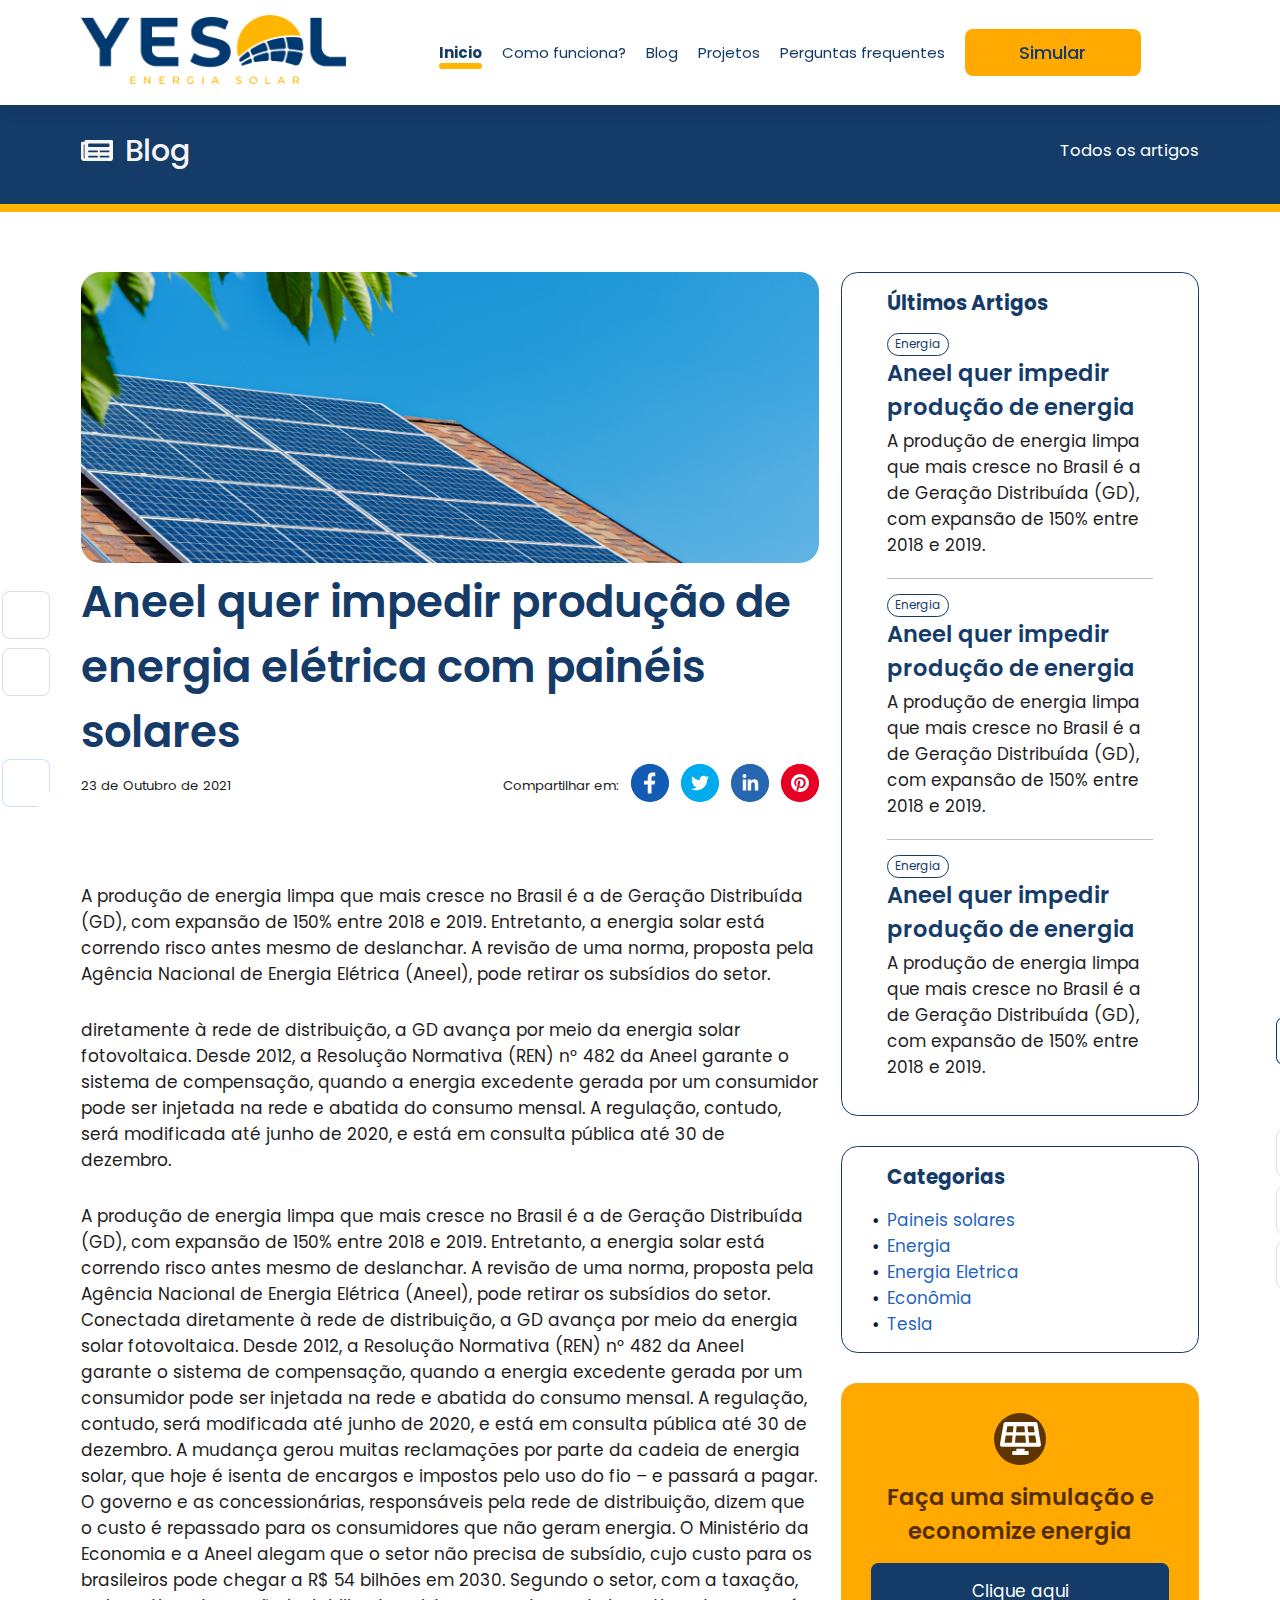
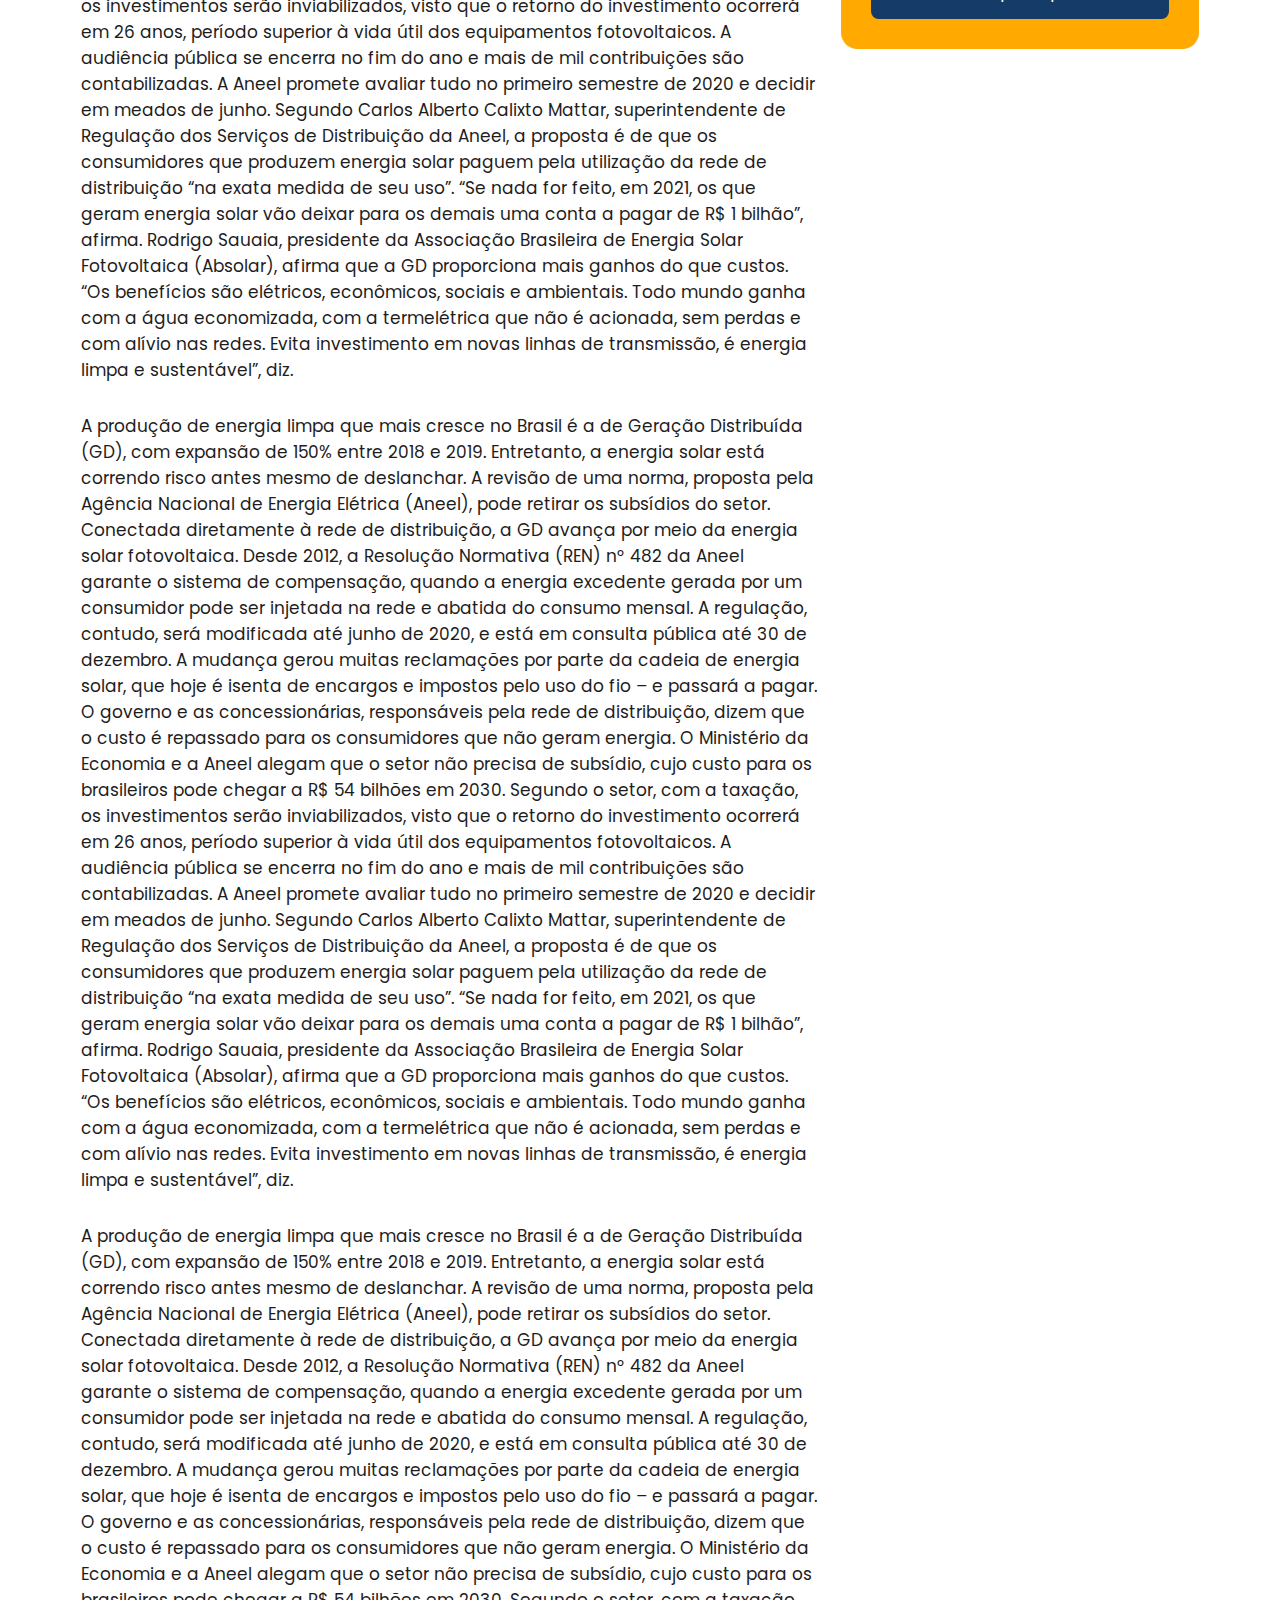
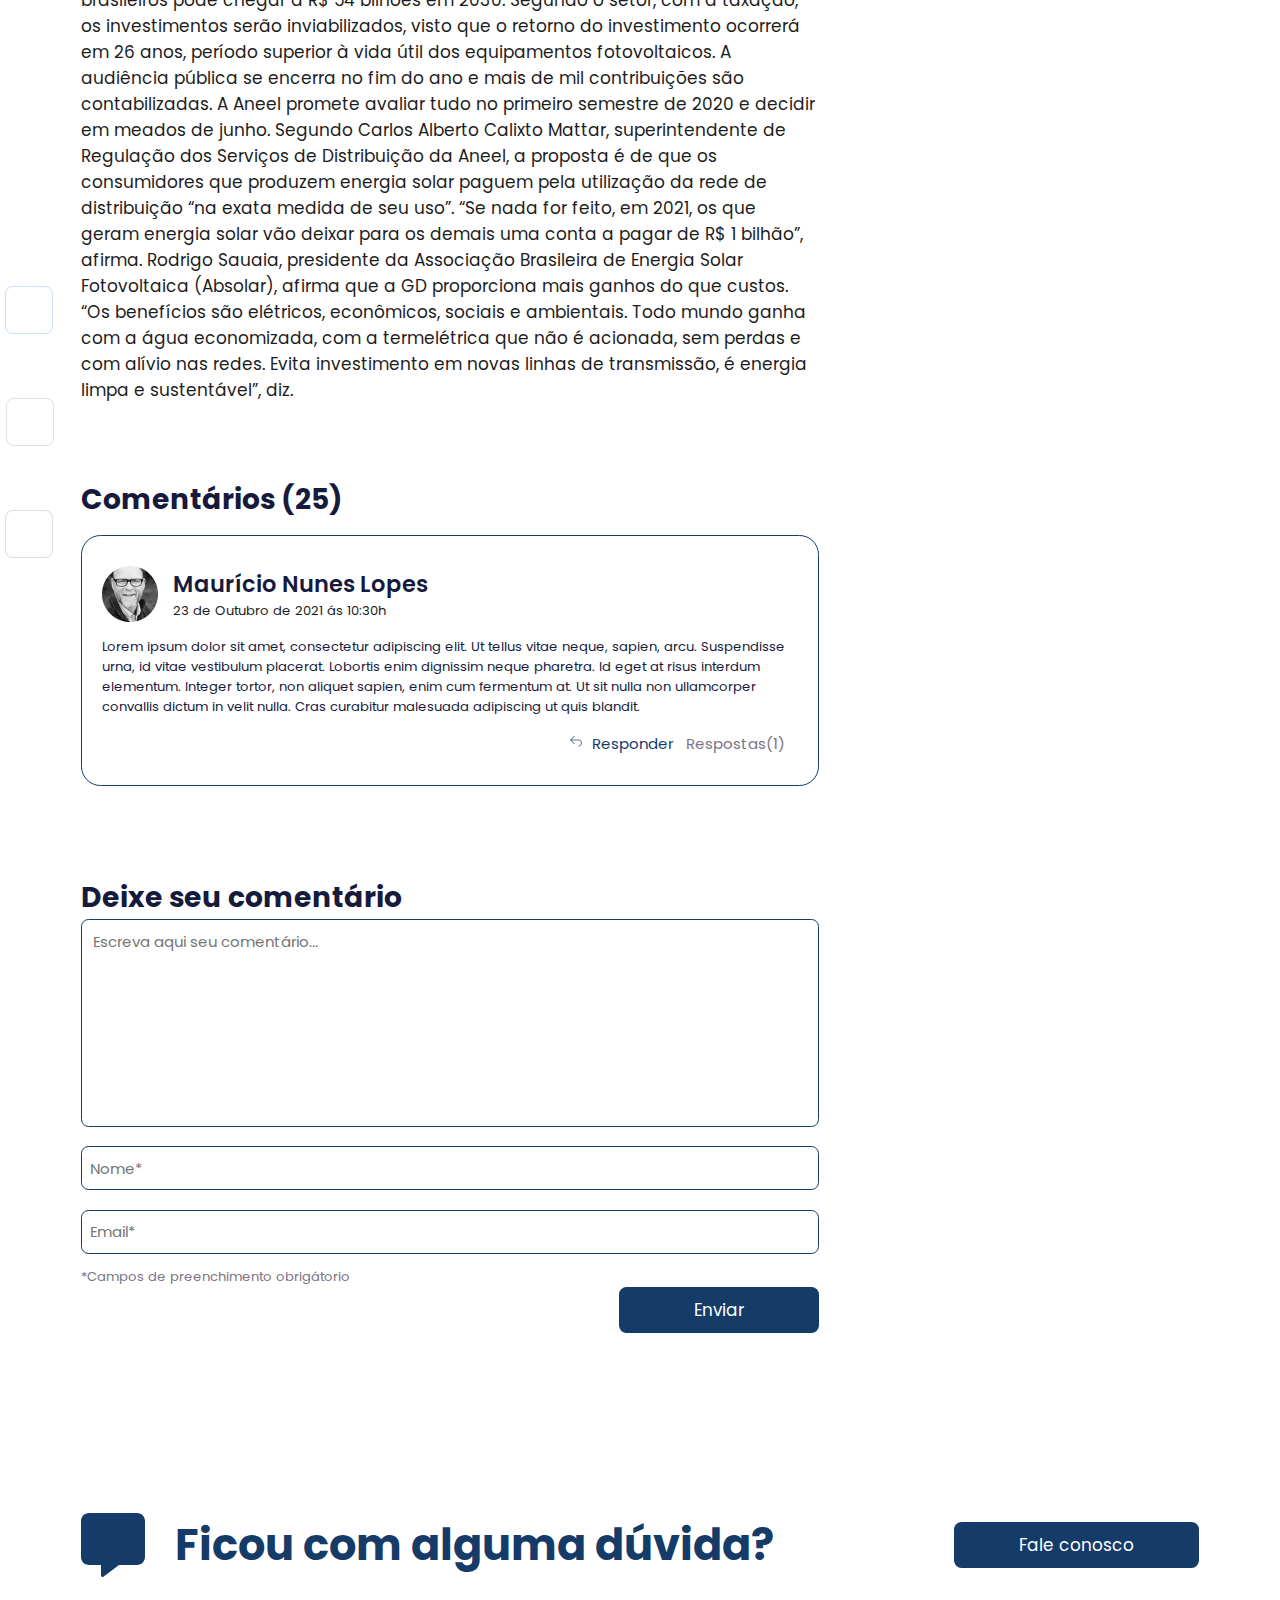
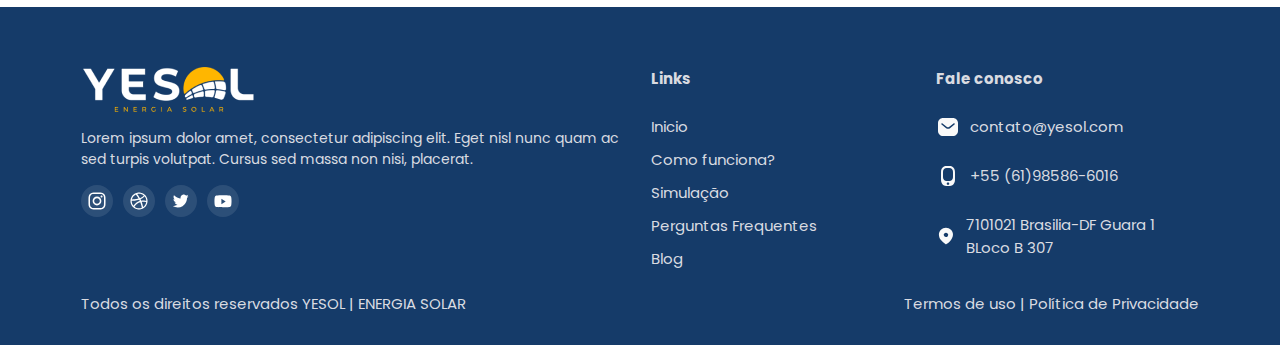
<file: artigo.html>
<!DOCTYPE html>
<html lang="pt-BR">
  <head>
    <link rel="preconnect" href="https://fonts.googleapis.com" />
    <link rel="preconnect" href="https://fonts.gstatic.com" crossorigin />
    <meta charset="UTF-8" />
    <meta http-equiv="X-UA-Compatible" content="IE=edge" />
    <meta name="viewport" content="width=device-width, initial-scale=1.0" />
    <link
      href="https://fonts.googleapis.com/css2?family=Poppins:wght@400;500;600;700&display=swap"
      rel="stylesheet"
    />
    <link rel="stylesheet" href="css/bootstrap-grid.min.css" />
    <link rel="stylesheet" href="css/artigo.css" />
    <link rel="stylesheet" href="css/navbar.css" />
    <link rel="stylesheet" href="css/footer.css" />
    <link rel="stylesheet" href="css/hamburgers.min.css" />
    <link rel="stylesheet" href="css/reset.css" />

    <title>Yesol</title>
  </head>
  <body>
    <!--menu mobile-->
    <div class="bg"></div>
    <div class="menu">
      <nav class="menu__links">
        <a href="index.html" class="logo">
          <img src="images/logo.png" alt="logo da empresa" />
        </a>

        <ul class="d-flex flex-column gap-2">
          <li><a class="nav-active" href="#" data-links>Inicio</a></li>
          <li><a href="como-funciona.html" data-links>Como funciona?</a></li>
          <li><a href="#" data-links>Blog</a></li>
          <li><a href="#" data-links>Projetos</a></li>
          <li><a href="#" data-links>Perguntas frequentes</a></li>
          <li class="max-w-176"><a class="btn-nav" href="#">Simular</a></li>
        </ul>
      </nav>
    </div>

    <!--fim do menu mobile-->
    <header class="nav">
      <div
        class="container py-3 d-flex justify-content-between align-items-center"
      >
        <a href="index.html" class="logo">
          <img src="images/logo.png" alt="logo da empresa" />
        </a>
        <a class="mobile-btn d-xl-none d-block" href="#">Simular</a>
        <button
          class="hamburger hamburger--slider d-xl-none d-block"
          type="button"
        >
          <span class="hamburger-box">
            <span class="hamburger-inner"></span>
          </span>
        </button>

        <nav class="nav d-xl-block d-none">
          <ul class="d-flex gap-2 align-items-center">
            <li><a class="nav-active" href="#" data-links>Inicio</a></li>
            <li><a href="como-funciona.html" data-links>Como funciona?</a></li>
            <li><a href="#" data-links>Blog</a></li>
            <li><a href="#" data-links>Projetos</a></li>
            <li><a href="#" data-links>Perguntas frequentes</a></li>
            <li class="max-w-176"><a class="btn-nav" href="#">Simular</a></li>
          </ul>
        </nav>
      </div>
    </header>
    <div class="sub__header">
      <div class="container d-flex justify-content-between align-items-center">
        <div>
          <img src="images/newspaper.svg" alt="newspaper" />
          <strong>Blog</strong>
        </div>
        <p>Todos os artigos</p>
      </div>
      <!--container-->
    </div>
    <!--sub__header-->
    <section class="blog">
      <div class="container">
        <div class="row">
          <div class="col-md-8">
            <div class="blog__header">
              <img src="images/painel-blog.png" alt="Painel Solar" />
              <h1>
                Aneel quer impedir produção de energia elétrica com painéis
                solares
              </h1>
              <div
                class="blog__info d-flex justify-content-between align-items-md-center"
              >
                <p>23 de Outubro de 2021</p>
                <div
                  class="blog__icons d-flex align-items-md-center flex-md-row flex-column"
                >
                  <p>Compartilhar em:</p>
                  <div class="d-flex align-items-center">
                    <a href="#"
                      ><img src="images/facebook.svg" alt="Ícone do Facebook"
                    /></a>
                    <a href="#"
                      ><img src="images/twitter.svg" alt="Ícone do Twitter"
                    /></a>
                    <a href="#"
                      ><img src="images/linkedIn.svg" alt="Ícone do LinkedIn"
                    /></a>
                    <a href="#"
                      ><img src="images/pinterest.svg" alt="Ícone do Pinterest"
                    /></a>
                  </div>
                </div>
                <!--blog__icons-->
              </div>
              <!--blog__info-->
              <img
                class="square d-xl-block d-none"
                src="images/squares.png"
                alt="Quadrado lateral"
              />
            </div>
            <!--blog__header-->
            <div class="blog__content">
              <p>
                A produção de energia limpa que mais cresce no Brasil é a de
                Geração Distribuída (GD), com expansão de 150% entre 2018 e
                2019. Entretanto, a energia solar está correndo risco antes
                mesmo de deslanchar. A revisão de uma norma, proposta pela
                Agência Nacional de Energia Elétrica (Aneel), pode retirar os
                subsídios do setor.
              </p>
              <p>
                diretamente à rede de distribuição, a GD avança por meio da
                energia solar fotovoltaica. Desde 2012, a Resolução Normativa
                (REN) n° 482 da Aneel garante o sistema de compensação, quando a
                energia excedente gerada por um consumidor pode ser injetada na
                rede e abatida do consumo mensal. A regulação, contudo, será
                modificada até junho de 2020, e está em consulta pública até 30
                de dezembro.
              </p>

              <div class="sub__content">
                <p>
                  A produção de energia limpa que mais cresce no Brasil é a de
                  Geração Distribuída (GD), com expansão de 150% entre 2018 e
                  2019. Entretanto, a energia solar está correndo risco antes
                  mesmo de deslanchar. A revisão de uma norma, proposta pela
                  Agência Nacional de Energia Elétrica (Aneel), pode retirar os
                  subsídios do setor. Conectada diretamente à rede de
                  distribuição, a GD avança por meio da energia solar
                  fotovoltaica. Desde 2012, a Resolução Normativa (REN) n° 482
                  da Aneel garante o sistema de compensação, quando a energia
                  excedente gerada por um consumidor pode ser injetada na rede e
                  abatida do consumo mensal. A regulação, contudo, será
                  modificada até junho de 2020, e está em consulta pública até
                  30 de dezembro. A mudança gerou muitas reclamações por parte
                  da cadeia de energia solar, que hoje é isenta de encargos e
                  impostos pelo uso do fio – e passará a pagar. O governo e as
                  concessionárias, responsáveis pela rede de distribuição, dizem
                  que o custo é repassado para os consumidores que não geram
                  energia. O Ministério da Economia e a Aneel alegam que o setor
                  não precisa de subsídio, cujo custo para os brasileiros pode
                  chegar a R$ 54 bilhões em 2030. Segundo o setor, com a
                  taxação, os investimentos serão inviabilizados, visto que o
                  retorno do investimento ocorrerá em 26 anos, período superior
                  à vida útil dos equipamentos fotovoltaicos. A audiência
                  pública se encerra no fim do ano e mais de mil contribuições
                  são contabilizadas. A Aneel promete avaliar tudo no primeiro
                  semestre de 2020 e decidir em meados de junho. Segundo Carlos
                  Alberto Calixto Mattar, superintendente de Regulação dos
                  Serviços de Distribuição da Aneel, a proposta é de que os
                  consumidores que produzem energia solar paguem pela utilização
                  da rede de distribuição “na exata medida de seu uso”. “Se nada
                  for feito, em 2021, os que geram energia solar vão deixar para
                  os demais uma conta a pagar de R$ 1 bilhão”, afirma. Rodrigo
                  Sauaia, presidente da Associação Brasileira de Energia Solar
                  Fotovoltaica (Absolar), afirma que a GD proporciona mais
                  ganhos do que custos. “Os benefícios são elétricos,
                  econômicos, sociais e ambientais. Todo mundo ganha com a água
                  economizada, com a termelétrica que não é acionada, sem perdas
                  e com alívio nas redes. Evita investimento em novas linhas de
                  transmissão, é energia limpa e sustentável”, diz.
                </p>

                <p>
                  A produção de energia limpa que mais cresce no Brasil é a de
                  Geração Distribuída (GD), com expansão de 150% entre 2018 e
                  2019. Entretanto, a energia solar está correndo risco antes
                  mesmo de deslanchar. A revisão de uma norma, proposta pela
                  Agência Nacional de Energia Elétrica (Aneel), pode retirar os
                  subsídios do setor. Conectada diretamente à rede de
                  distribuição, a GD avança por meio da energia solar
                  fotovoltaica. Desde 2012, a Resolução Normativa (REN) n° 482
                  da Aneel garante o sistema de compensação, quando a energia
                  excedente gerada por um consumidor pode ser injetada na rede e
                  abatida do consumo mensal. A regulação, contudo, será
                  modificada até junho de 2020, e está em consulta pública até
                  30 de dezembro. A mudança gerou muitas reclamações por parte
                  da cadeia de energia solar, que hoje é isenta de encargos e
                  impostos pelo uso do fio – e passará a pagar. O governo e as
                  concessionárias, responsáveis pela rede de distribuição, dizem
                  que o custo é repassado para os consumidores que não geram
                  energia. O Ministério da Economia e a Aneel alegam que o setor
                  não precisa de subsídio, cujo custo para os brasileiros pode
                  chegar a R$ 54 bilhões em 2030. Segundo o setor, com a
                  taxação, os investimentos serão inviabilizados, visto que o
                  retorno do investimento ocorrerá em 26 anos, período superior
                  à vida útil dos equipamentos fotovoltaicos. A audiência
                  pública se encerra no fim do ano e mais de mil contribuições
                  são contabilizadas. A Aneel promete avaliar tudo no primeiro
                  semestre de 2020 e decidir em meados de junho. Segundo Carlos
                  Alberto Calixto Mattar, superintendente de Regulação dos
                  Serviços de Distribuição da Aneel, a proposta é de que os
                  consumidores que produzem energia solar paguem pela utilização
                  da rede de distribuição “na exata medida de seu uso”. “Se nada
                  for feito, em 2021, os que geram energia solar vão deixar para
                  os demais uma conta a pagar de R$ 1 bilhão”, afirma. Rodrigo
                  Sauaia, presidente da Associação Brasileira de Energia Solar
                  Fotovoltaica (Absolar), afirma que a GD proporciona mais
                  ganhos do que custos. “Os benefícios são elétricos,
                  econômicos, sociais e ambientais. Todo mundo ganha com a água
                  economizada, com a termelétrica que não é acionada, sem perdas
                  e com alívio nas redes. Evita investimento em novas linhas de
                  transmissão, é energia limpa e sustentável”, diz.
                </p>
                <p>
                  A produção de energia limpa que mais cresce no Brasil é a de
                  Geração Distribuída (GD), com expansão de 150% entre 2018 e
                  2019. Entretanto, a energia solar está correndo risco antes
                  mesmo de deslanchar. A revisão de uma norma, proposta pela
                  Agência Nacional de Energia Elétrica (Aneel), pode retirar os
                  subsídios do setor. Conectada diretamente à rede de
                  distribuição, a GD avança por meio da energia solar
                  fotovoltaica. Desde 2012, a Resolução Normativa (REN) n° 482
                  da Aneel garante o sistema de compensação, quando a energia
                  excedente gerada por um consumidor pode ser injetada na rede e
                  abatida do consumo mensal. A regulação, contudo, será
                  modificada até junho de 2020, e está em consulta pública até
                  30 de dezembro. A mudança gerou muitas reclamações por parte
                  da cadeia de energia solar, que hoje é isenta de encargos e
                  impostos pelo uso do fio – e passará a pagar. O governo e as
                  concessionárias, responsáveis pela rede de distribuição, dizem
                  que o custo é repassado para os consumidores que não geram
                  energia. O Ministério da Economia e a Aneel alegam que o setor
                  não precisa de subsídio, cujo custo para os brasileiros pode
                  chegar a R$ 54 bilhões em 2030. Segundo o setor, com a
                  taxação, os investimentos serão inviabilizados, visto que o
                  retorno do investimento ocorrerá em 26 anos, período superior
                  à vida útil dos equipamentos fotovoltaicos. A audiência
                  pública se encerra no fim do ano e mais de mil contribuições
                  são contabilizadas. A Aneel promete avaliar tudo no primeiro
                  semestre de 2020 e decidir em meados de junho. Segundo Carlos
                  Alberto Calixto Mattar, superintendente de Regulação dos
                  Serviços de Distribuição da Aneel, a proposta é de que os
                  consumidores que produzem energia solar paguem pela utilização
                  da rede de distribuição “na exata medida de seu uso”. “Se nada
                  for feito, em 2021, os que geram energia solar vão deixar para
                  os demais uma conta a pagar de R$ 1 bilhão”, afirma. Rodrigo
                  Sauaia, presidente da Associação Brasileira de Energia Solar
                  Fotovoltaica (Absolar), afirma que a GD proporciona mais
                  ganhos do que custos. “Os benefícios são elétricos,
                  econômicos, sociais e ambientais. Todo mundo ganha com a água
                  economizada, com a termelétrica que não é acionada, sem perdas
                  e com alívio nas redes. Evita investimento em novas linhas de
                  transmissão, é energia limpa e sustentável”, diz.
                </p>
                <img
                  class="square-2 d-xl-block d-none"
                  src="images/squares-2.png"
                  alt="Quadrado lateral"
                />
              </div>
              <!--sub__content-->
            </div>
            <!--blog__content-->
            <div class="comentarios">
              <h2>Comentários (25)</h2>
              <div class="comentario__box">
                <div class="user__description d-flex align-items-center">
                  <img src="images/user-2.png" alt="Foto de Usuário" />
                  <div class="user__info flex-column">
                    <strong>Maurício Nunes Lopes</strong>
                    <p>23 de Outubro de 2021 ás 10:30h</p>
                  </div>
                  <!--user__info-->
                </div>
                <!--user__description-->
                <p>
                  Lorem ipsum dolor sit amet, consectetur adipiscing elit. Ut
                  tellus vitae neque, sapien, arcu. Suspendisse urna, id vitae
                  vestibulum placerat. Lobortis enim dignissim neque pharetra.
                  Id eget at risus interdum elementum. Integer tortor, non
                  aliquet sapien, enim cum fermentum at. Ut sit nulla non
                  ullamcorper convallis dictum in velit nulla. Cras curabitur
                  malesuada adipiscing ut quis blandit.
                </p>
                <div
                  class="box__respostas d-flex justify-content-end align-items-center"
                >
                  <a href="#"
                    ><img src="images/reply.svg" alt="Reply" />&nbsp;
                    Responder</a
                  >
                  <a href="#">Respostas(1)</a>
                </div>
                <!--box__respostas-->
              </div>
              <!--comentario__box-->

              <div class="comentario__area">
                <strong>Deixe seu comentário</strong>
                <form class="d-flex flex-column">
                  <textarea
                    placeholder="Escreva aqui seu comentário..."
                  ></textarea>
                  <input type="text" placeholder="Nome*" />
                  <input type="email" placeholder="Email*" />
                  <span>*Campos de preenchimento obrigátorio</span>
                  <div class="d-flex comentario__button">
                    <button type="submit">Enviar</button>
                  </div>
                </form>
              </div>
              <!--comentario__area-->
            </div>
            <!--comentarios-->
          </div>
          <aside class="col-md-4">
            <div class="noticias__lateral">
              <strong>Últimos Artigos</strong>
              <div class="noticias d-flex flex-column">
                <span>Energia</span>
                <strong>Aneel quer impedir produção de energia</strong>
                <p>
                  A produção de energia limpa que mais cresce no Brasil é a de
                  Geração Distribuída (GD), com expansão de 150% entre 2018 e
                  2019.
                </p>
              </div>
              <!--noticias-->

              <div class="noticias d-flex flex-column">
                <span>Energia</span>
                <strong>Aneel quer impedir produção de energia</strong>
                <p>
                  A produção de energia limpa que mais cresce no Brasil é a de
                  Geração Distribuída (GD), com expansão de 150% entre 2018 e
                  2019.
                </p>
              </div>
              <!--noticias-->

              <div class="noticias d-flex flex-column">
                <span>Energia</span>
                <strong>Aneel quer impedir produção de energia</strong>
                <p>
                  A produção de energia limpa que mais cresce no Brasil é a de
                  Geração Distribuída (GD), com expansão de 150% entre 2018 e
                  2019.
                </p>
              </div>
              <!--noticias-->
            </div>
            <!--noticias__lateral-->
            <div class="veja__mais d-flex- align-items-center justify-content-center">
              <a href="#">Veja mais...</a>
            </div>
            <!--veja__mais-->
            <div class="categorias d-flex flex-column justify-content-center">
              <strong>Categorias</strong>
              <ul>
                <li><a href="#">Paineis solares</a></li>
                <li><a href="#">Energia</a></li>
                <li><a href="#">Energia Eletrica</a></li>
                <li><a href="#">Econômia</a></li>
                <li><a href="#">Tesla</a></li>
              </ul>
              <img
                class="categoria__square d-xl-block d-none"
                src="images/squares.png"
                alt="Quadrado Lateral"
              />
            </div>
            <!--categorias-->
            <div class="simulacao d-flex flex-column">
              <div
                class="d-flex align-items-center justify-content-center simulacao__bg"
              >
                <img src="images/mini-painel.svg" alt="Painel pequeno" />
              </div>
              <p>Faça uma simulação e economize energia</p>
              <button type="button">Clique aqui</button>
            </div>
            <!--simulacao-->
          </aside>
        </div>
        <!--row-->
      </div>
      <!--container-->
    </section>
    <!--blog-->

    <section class="faq">
      <div class="container">
        <div
          class="d-flex align-items-center justify-content-between flex-md-row flex-column"
        >
          <div class="d-flex align-items-center __faq">
            <img src="images/faq-icon.svg" alt="Ícone de chat" />
            <strong>Ficou com alguma dúvida?</strong>
          </div>
          <a href="#">Fale conosco</a>
        </div>
      </div>
      <!--container-->
    </section>
    <footer>
      <div class="container">
        <div class="row">
          <div class="col-md-6">
            <img
              class="img-fluid"
              src="images/logo-footer.png"
              alt="logo da empresa"
            />
            <p>
              Lorem ipsum dolor amet, consectetur adipiscing elit. Eget nisl
              nunc quam ac sed turpis volutpat. Cursus sed massa non nisi,
              placerat.
            </p>
            <div
              class="d-flex justify-content-md-start justify-content-center gap-1 my-3"
            >
              <a href="#">
                <svg
                  width="32"
                  height="32"
                  viewBox="0 0 32 32"
                  fill="none"
                  xmlns="http://www.w3.org/2000/svg"
                >
                  <path
                    opacity="0.1"
                    fill-rule="evenodd"
                    clip-rule="evenodd"
                    d="M0 16C0 7.16344 7.16344 0 16 0C24.8366 0 32 7.16344 32 16C32 24.8366 24.8366 32 16 32C7.16344 32 0 24.8366 0 16Z"
                    fill="white"
                  />
                  <path
                    fill-rule="evenodd"
                    clip-rule="evenodd"
                    d="M16.0009 7.4668C13.6834 7.4668 13.3925 7.47693 12.4823 7.51835C11.5739 7.55995 10.9538 7.70378 10.4112 7.9148C9.84993 8.13276 9.37384 8.42432 8.89952 8.89881C8.42485 9.37313 8.13329 9.84922 7.91462 10.4103C7.70307 10.9531 7.55906 11.5733 7.51818 12.4814C7.47746 13.3917 7.4668 13.6827 7.4668 16.0002C7.4668 18.3178 7.47711 18.6077 7.51835 19.5179C7.56013 20.4264 7.70395 21.0465 7.9148 21.5891C8.13294 22.1503 8.4245 22.6264 8.89899 23.1007C9.37313 23.5754 9.84922 23.8677 10.4101 24.0856C10.9531 24.2967 11.5733 24.4405 12.4816 24.4821C13.3918 24.5235 13.6825 24.5336 15.9999 24.5336C18.3176 24.5336 18.6075 24.5235 19.5178 24.4821C20.4262 24.4405 21.047 24.2967 21.59 24.0856C22.151 23.8677 22.6264 23.5754 23.1006 23.1007C23.5752 22.6264 23.8668 22.1503 24.0855 21.5893C24.2952 21.0465 24.4392 20.4262 24.4819 19.5181C24.5228 18.6079 24.5335 18.3178 24.5335 16.0002C24.5335 13.6827 24.5228 13.3918 24.4819 12.4816C24.4392 11.5732 24.2952 10.9531 24.0855 10.4105C23.8668 9.84922 23.5752 9.37313 23.1006 8.89881C22.6259 8.42414 22.1512 8.13258 21.5894 7.9148C21.0454 7.70378 20.425 7.55995 19.5165 7.51835C18.6063 7.47693 18.3165 7.4668 15.9983 7.4668H16.0009ZM15.2354 9.00457C15.4626 9.00421 15.7161 9.00457 16.0009 9.00457C18.2793 9.00457 18.5494 9.01274 19.4491 9.05363C20.2811 9.09168 20.7327 9.2307 21.0335 9.3475C21.4317 9.50217 21.7156 9.68706 22.0141 9.98573C22.3128 10.2844 22.4977 10.5688 22.6527 10.9671C22.7695 11.2675 22.9087 11.7191 22.9466 12.5511C22.9875 13.4507 22.9963 13.7209 22.9963 15.9982C22.9963 18.2756 22.9875 18.5458 22.9466 19.4454C22.9085 20.2774 22.7695 20.729 22.6527 21.0294C22.498 21.4276 22.3128 21.7112 22.0141 22.0097C21.7154 22.3084 21.4319 22.4932 21.0335 22.6479C20.733 22.7652 20.2811 22.9039 19.4491 22.942C18.5495 22.9828 18.2793 22.9917 16.0009 22.9917C13.7223 22.9917 13.4522 22.9828 12.5527 22.942C11.7207 22.9036 11.2691 22.7645 10.9681 22.6477C10.5699 22.4931 10.2855 22.3082 9.98679 22.0095C9.68812 21.7108 9.50323 21.4271 9.3482 21.0287C9.2314 20.7282 9.0922 20.2767 9.05433 19.4447C9.01344 18.5451 9.00527 18.2749 9.00527 15.9961C9.00527 13.7173 9.01344 13.4485 9.05433 12.549C9.09238 11.717 9.2314 11.2654 9.3482 10.9646C9.50287 10.5664 9.68812 10.2819 9.98679 9.98324C10.2855 9.68457 10.5699 9.49968 10.9681 9.34466C11.2689 9.22732 11.7207 9.08866 12.5527 9.05043C13.3399 9.01488 13.645 9.00421 15.2354 9.00243V9.00457ZM20.556 10.4215C19.9906 10.4215 19.532 10.8796 19.532 11.4451C19.532 12.0105 19.9906 12.4691 20.556 12.4691C21.1213 12.4691 21.58 12.0105 21.58 11.4451C21.58 10.8798 21.1213 10.4215 20.556 10.4215ZM16.0009 11.6179C13.5808 11.6179 11.6187 13.5801 11.6187 16.0002C11.6187 18.4203 13.5808 20.3816 16.0009 20.3816C18.4211 20.3816 20.3825 18.4203 20.3825 16.0002C20.3825 13.5801 18.4211 11.6179 16.0009 11.6179ZM16.0009 13.1557C17.5718 13.1557 18.8454 14.4292 18.8454 16.0002C18.8454 17.5711 17.5718 18.8447 16.0009 18.8447C14.4299 18.8447 13.1564 17.5711 13.1564 16.0002C13.1564 14.4292 14.4299 13.1557 16.0009 13.1557Z"
                    fill="white"
                  />
                </svg>
              </a>

              <a href="#">
                <svg
                  width="32"
                  height="32"
                  viewBox="0 0 32 32"
                  fill="none"
                  xmlns="http://www.w3.org/2000/svg"
                >
                  <path
                    opacity="0.1"
                    fill-rule="evenodd"
                    clip-rule="evenodd"
                    d="M0 16C0 7.16344 7.16344 0 16 0C24.8366 0 32 7.16344 32 16C32 24.8366 24.8366 32 16 32C7.16344 32 0 24.8366 0 16Z"
                    fill="white"
                  />
                  <path
                    fill-rule="evenodd"
                    clip-rule="evenodd"
                    d="M24.5335 15.9883C24.5335 16.5654 24.4747 17.1417 24.3593 17.7034C24.2468 18.2518 24.0801 18.7902 23.8618 19.3049C23.6485 19.8105 23.3839 20.2977 23.0747 20.7521C22.7701 21.2036 22.4192 21.6271 22.0338 22.0133C21.6475 22.3977 21.2225 22.7476 20.7712 23.0535C20.3154 23.3605 19.8275 23.6247 19.3216 23.8391C18.8061 24.0562 18.2665 24.2227 17.7186 24.335C17.1561 24.4507 16.5777 24.5098 15.9997 24.5098C15.4214 24.5098 14.843 24.4507 14.2813 24.335C13.7326 24.2227 13.1929 24.0562 12.6779 23.8391C12.1721 23.6247 11.6837 23.3605 11.2278 23.0535C10.7766 22.7476 10.3516 22.3977 9.96611 22.0133C9.58027 21.6271 9.2294 21.2036 8.92439 20.7521C8.61687 20.2977 8.35184 19.8105 8.13768 19.3049C7.9193 18.7902 7.75224 18.2518 7.63931 17.7034C7.52515 17.1417 7.4668 16.5654 7.4668 15.9883C7.4668 15.4108 7.52511 14.8332 7.63934 14.2727C7.75227 13.7243 7.91934 13.1851 8.13771 12.6712C8.35187 12.1653 8.6169 11.6776 8.92442 11.2232C9.22943 10.7714 9.5803 10.3486 9.96614 9.96207C10.3516 9.57759 10.7766 9.22852 11.2279 8.92312C11.6837 8.61478 12.1721 8.35059 12.6779 8.13587C13.193 7.91822 13.7326 7.75139 14.2814 7.63989C14.8431 7.52506 15.4214 7.4668 15.9998 7.4668C16.5777 7.4668 17.1561 7.52506 17.7186 7.63989C18.2665 7.75142 18.8061 7.91825 19.3216 8.13587C19.8275 8.35056 20.3154 8.61478 20.7713 8.92312C21.2225 9.22852 21.6476 9.57759 22.0338 9.96207C22.4193 10.3486 22.7701 10.7714 23.0747 11.2232C23.3839 11.6776 23.6485 12.1653 23.8618 12.6712C24.0801 13.1851 24.2468 13.7243 24.3593 14.2727C24.4747 14.8332 24.5335 15.4108 24.5335 15.9883ZM12.8904 9.40618C10.8582 10.3645 9.34143 12.2343 8.86848 14.4879C9.0606 14.4895 12.0974 14.5278 15.5963 13.5995C14.335 11.3618 12.9875 9.53562 12.8904 9.40618ZM16.2001 14.7201C12.4479 15.8418 8.84724 15.7611 8.71808 15.7561C8.71597 15.8343 8.71223 15.91 8.71223 15.9883C8.71223 17.8577 9.41851 19.562 10.5794 20.8507C10.5769 20.8469 12.5712 17.3139 16.5039 16.0441C16.5989 16.0124 16.6956 15.9841 16.7914 15.9567C16.6085 15.5431 16.4089 15.1287 16.2001 14.7201ZM20.8125 10.5267C19.5295 9.39701 17.8448 8.71176 15.9997 8.71176C15.4076 8.71176 14.833 8.78333 14.2825 8.91564C14.3917 9.06212 15.7605 10.8754 17.0068 13.1605C19.7566 12.1312 20.7945 10.5533 20.8125 10.5267ZM17.2882 17.1625C17.2719 17.1679 17.2557 17.1725 17.2398 17.1783C12.9401 18.6751 11.536 21.6915 11.5208 21.7245C12.7579 22.6852 14.3097 23.2648 15.9998 23.2648C17.009 23.2648 17.9703 23.0596 18.8449 22.6881C18.737 22.0523 18.3136 19.8238 17.2882 17.1625ZM20.072 22.0232C21.7083 20.9206 22.8705 19.1697 23.1946 17.1416C23.0446 17.0934 21.0058 16.4489 18.6536 16.8254C19.6095 19.4485 19.9978 21.5847 20.072 22.0232ZM17.5678 14.2449C17.7369 14.5919 17.9007 14.9451 18.0519 15.3001C18.1057 15.4274 18.1582 15.5522 18.2095 15.677C20.7129 15.3625 23.1793 15.8917 23.2847 15.9133C23.2681 14.1883 22.6501 12.6051 21.6276 11.3656C21.6138 11.3851 20.445 13.0715 17.5678 14.2449Z"
                    fill="white"
                  />
                </svg>
              </a>

              <a href="#">
                <svg
                  width="32"
                  height="32"
                  viewBox="0 0 32 32"
                  fill="none"
                  xmlns="http://www.w3.org/2000/svg"
                >
                  <path
                    opacity="0.1"
                    fill-rule="evenodd"
                    clip-rule="evenodd"
                    d="M0 16C0 7.16344 7.16344 0 16 0C24.8366 0 32 7.16344 32 16C32 24.8366 24.8366 32 16 32C7.16344 32 0 24.8366 0 16Z"
                    fill="white"
                  />
                  <path
                    fill-rule="evenodd"
                    clip-rule="evenodd"
                    d="M15.5208 13.0051L15.5544 13.5587L14.9948 13.4909C12.9579 13.2311 11.1784 12.3498 9.66756 10.8696L8.92891 10.1352L8.73865 10.6776C8.33575 11.8865 8.59316 13.1633 9.43253 14.022C9.8802 14.4965 9.77948 14.5643 9.00725 14.2819C8.73865 14.1915 8.50363 14.1237 8.48124 14.1576C8.4029 14.2367 8.6715 15.2648 8.88414 15.6716C9.17513 16.2365 9.76828 16.7902 10.4174 17.1178L10.9658 17.3777L10.3167 17.389C9.68994 17.389 9.66756 17.4003 9.73471 17.6376C9.95854 18.372 10.8427 19.1516 11.8276 19.4906L12.5214 19.7278L11.9171 20.0894C11.0218 20.6091 9.96973 20.9029 8.91772 20.9255C8.41409 20.9368 8 20.982 8 21.0159C8 21.1289 9.36538 21.7616 10.16 22.0102C12.5438 22.7446 15.3753 22.4282 17.5017 21.1741C19.0126 20.2815 20.5235 18.5076 21.2286 16.7902C21.6091 15.875 21.9896 14.2028 21.9896 13.4006C21.9896 12.8808 22.0232 12.813 22.6499 12.1916C23.0192 11.83 23.3662 11.4346 23.4333 11.3216C23.5452 11.1069 23.534 11.1069 22.9633 11.299C22.012 11.638 21.8777 11.5928 22.3477 11.0843C22.6947 10.7228 23.1088 10.0674 23.1088 9.87536C23.1088 9.84146 22.9409 9.89796 22.7506 9.99964C22.5492 10.1126 22.1015 10.2821 21.7658 10.3838L21.1614 10.5759L20.613 10.203C20.3108 9.99964 19.8856 9.77367 19.6617 9.70588C19.0909 9.5477 18.218 9.57029 17.7032 9.75107C16.3042 10.2595 15.4201 11.5702 15.5208 13.0051Z"
                    fill="white"
                  />
                </svg>
              </a>

              <a href="#">
                <svg
                  width="32"
                  height="32"
                  viewBox="0 0 32 32"
                  fill="none"
                  xmlns="http://www.w3.org/2000/svg"
                >
                  <path
                    opacity="0.1"
                    fill-rule="evenodd"
                    clip-rule="evenodd"
                    d="M0 16C0 7.16344 7.16344 0 16 0C24.8366 0 32 7.16344 32 16C32 24.8366 24.8366 32 16 32C7.16344 32 0 24.8366 0 16Z"
                    fill="white"
                  />
                  <path
                    fill-rule="evenodd"
                    clip-rule="evenodd"
                    d="M22.6679 10.4995C23.4022 10.701 23.9805 11.2948 24.1768 12.0488C24.5335 13.4153 24.5335 16.2666 24.5335 16.2666C24.5335 16.2666 24.5335 19.1178 24.1768 20.4845C23.9805 21.2385 23.4022 21.8322 22.6679 22.0338C21.3371 22.4 16.0001 22.4 16.0001 22.4C16.0001 22.4 10.6632 22.4 9.3323 22.0338C8.59795 21.8322 8.01962 21.2385 7.82335 20.4845C7.4668 19.1178 7.4668 16.2666 7.4668 16.2666C7.4668 16.2666 7.4668 13.4153 7.82335 12.0488C8.01962 11.2948 8.59795 10.701 9.3323 10.4995C10.6632 10.1333 16.0001 10.1333 16.0001 10.1333C16.0001 10.1333 21.3371 10.1333 22.6679 10.4995ZM14.4001 13.8666V19.1999L18.6668 16.5333L14.4001 13.8666Z"
                    fill="white"
                  />
                </svg>
              </a>
            </div>
          </div>

          <div class="col-md-3">
            <ul class="d-flex flex-column gap-1">
              <li><h4>Links</h4></li>
              <li class="mt-3"><a href="index.html">Inicio</a></li>
              <li><a href="#">Como funciona?</a></li>
              <li><a href="#">Simulação</a></li>
              <li><a href="#">Perguntas Frequentes</a></li>
              <li><a href="#">Blog</a></li>
            </ul>
          </div>

          <div class="col-md-3">
            <ul
              class="d-flex align-items-md-start align-items-center flex-column gap-1"
            >
              <li><h4>Fale conosco</h4></li>
              <li class="mt-3 d-flex align-items-center gap-1">
                <svg
                  width="24"
                  height="24"
                  viewBox="0 0 24 24"
                  fill="none"
                  xmlns="http://www.w3.org/2000/svg"
                >
                  <path
                    fill-rule="evenodd"
                    clip-rule="evenodd"
                    d="M16.9395 3C18.2805 3 19.5705 3.53 20.5195 4.481C21.4695 5.43 22.0005 6.71 22.0005 8.05V15.95C22.0005 18.74 19.7305 21 16.9395 21H7.06049C4.26949 21 2.00049 18.74 2.00049 15.95V8.05C2.00049 5.26 4.25949 3 7.06049 3H16.9395ZM18.5305 9.54L18.6105 9.46C18.8495 9.17 18.8495 8.75 18.5995 8.46C18.4605 8.311 18.2695 8.22 18.0705 8.2C17.8605 8.189 17.6605 8.26 17.5095 8.4L13.0005 12C12.4205 12.481 11.5895 12.481 11.0005 12L6.50049 8.4C6.18949 8.17 5.75949 8.2 5.50049 8.47C5.23049 8.74 5.20049 9.17 5.42949 9.47L5.56049 9.6L10.1105 13.15C10.6705 13.59 11.3495 13.83 12.0605 13.83C12.7695 13.83 13.4605 13.59 14.0195 13.15L18.5305 9.54Z"
                    fill="#F9F9F9"
                  />
                </svg>
                <a href="#">contato@yesol.com</a>
              </li>
              <li class="mt-3 d-flex align-items-center gap-1">
                <svg
                  width="24"
                  height="24"
                  viewBox="0 0 24 24"
                  fill="none"
                  xmlns="http://www.w3.org/2000/svg"
                >
                  <path
                    fill-rule="evenodd"
                    clip-rule="evenodd"
                    d="M5.00846 10.6948C5.00846 10.0762 5.01591 9.45751 5.02339 8.836L5.02339 8.83599C5.02719 8.52089 5.03099 8.20506 5.03384 7.88813C5.03384 4.48283 7.16556 2 10.1094 2H13.8906C16.8344 2 18.9662 4.48283 18.9662 7.88813C18.9915 9.25221 19 10.6163 19 11.9902C19 13.3641 18.9915 14.7478 18.9662 16.1119C18.9662 19.5172 16.8344 22 13.8906 22H10.1094C7.16556 22 5.03384 19.5172 5.03384 16.1021C5.01692 14.8165 5 13.5015 5 12.1668L5.00846 10.6948ZM13.28 19.6402V19.8002C13.28 20.4738 12.7168 21.0002 12 21.0002C11.3003 21.0002 10.72 20.4738 10.72 19.8002V19.6402C10.72 18.9842 11.3003 18.4402 12 18.4402C12.7168 18.4402 13.28 18.9842 13.28 19.6402ZM7.01671 8.44364C7.01136 8.84763 7.00604 9.24974 7.00604 9.65186L7 10.6087C7 11.4762 7.01208 12.331 7.02417 13.1666C7.02417 15.3864 8.54683 17.0002 10.6495 17.0002H13.3505C15.4532 17.0002 16.9758 15.3864 16.9758 13.173C16.994 12.2863 17 11.3869 17 10.4939C17 9.60083 16.994 8.71418 16.9758 7.82753C16.9758 5.61408 15.4532 4.00024 13.3505 4.00024H10.6495C8.54683 4.00024 7.02417 5.61408 7.02417 7.82753C7.02214 8.03354 7.01942 8.23883 7.01671 8.44364Z"
                    fill="#F9F9F9"
                  />
                </svg>

                <a href="#">+55 (61)98586-6016</a>
              </li>
              <li class="mt-3 d-flex align-items-center gap-1">
                <svg
                  width="24"
                  height="24"
                  viewBox="0 0 24 24"
                  fill="none"
                  xmlns="http://www.w3.org/2000/svg"
                >
                  <path
                    fill-rule="evenodd"
                    clip-rule="evenodd"
                    d="M12.03 2.00004C14.29 2.01004 16.45 2.91004 18.03 4.49004C19.62 6.08004 20.51 8.23004 20.5 10.46V10.51C20.44 13.54 18.74 16.33 16.62 18.51C15.42 19.74 14.09 20.83 12.64 21.75C12.25 22.08 11.68 22.08 11.29 21.75C9.14 20.35 7.24 18.59 5.7 16.54C4.35 14.76 3.58 12.62 3.5 10.39C3.52 5.74004 7.34 1.99004 12.03 2.00004ZM12.03 13.26C12.74 13.26 13.42 12.99 13.92 12.5C14.44 11.99 14.731 11.311 14.731 10.6C14.731 9.12004 13.52 7.93004 12.03 7.93004C10.54 7.93004 9.34 9.12004 9.34 10.6C9.34 12.061 10.52 13.24 12 13.26H12.03Z"
                    fill="#F9F9F9"
                  />
                </svg>

                <a href="#">7101021 Brasilia-DF Guara 1 BLoco B 307</a>
              </li>
            </ul>
          </div>
        </div>

        <div
          class="d-flex flex-md-row flex-column gap-md-2 justify-content-md-between justify-content-center align-items-center mt-4"
        >
          <p>Todos os direitos reservados YESOL | ENERGIA SOLAR</p>
          <p>Termos de uso | Política de Privacidade</p>
        </div>
      </div>
    </footer>
    <script src="js/menu.js"></script>
  </body>
</html>
</file>
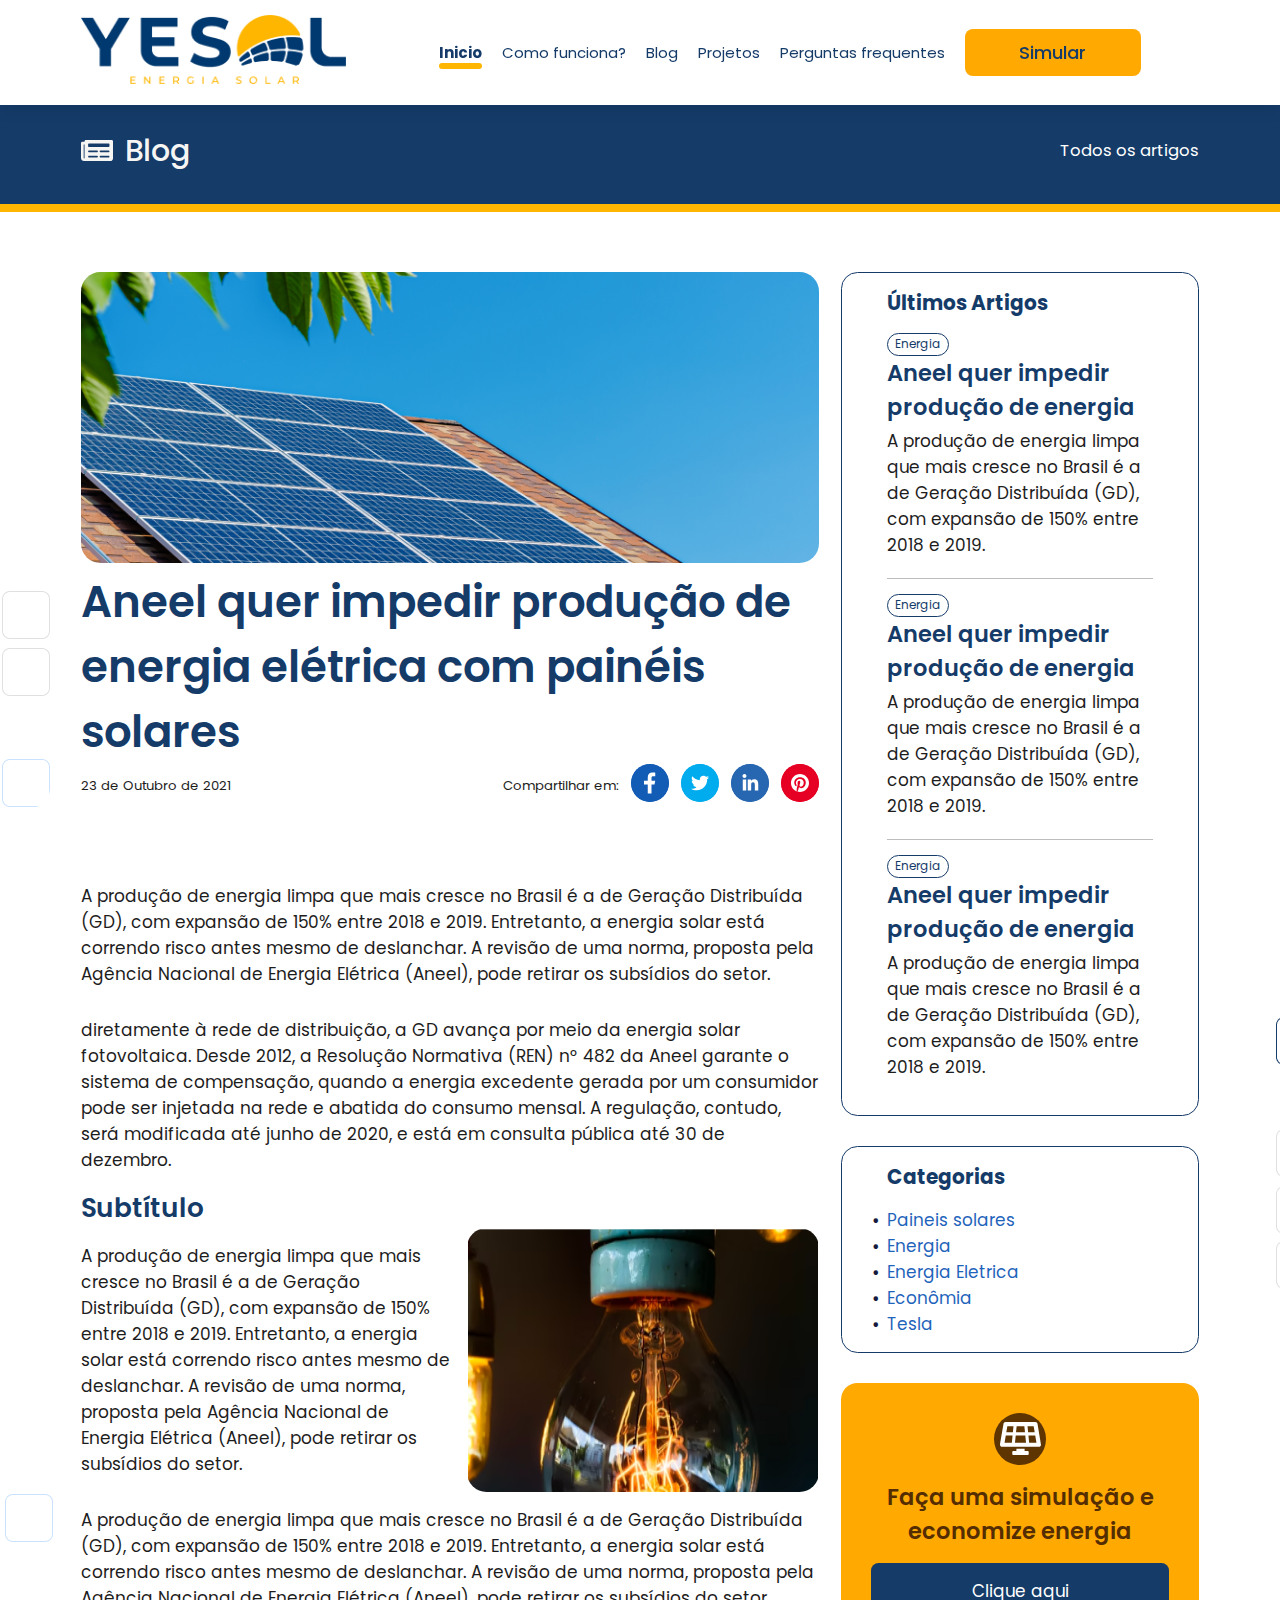
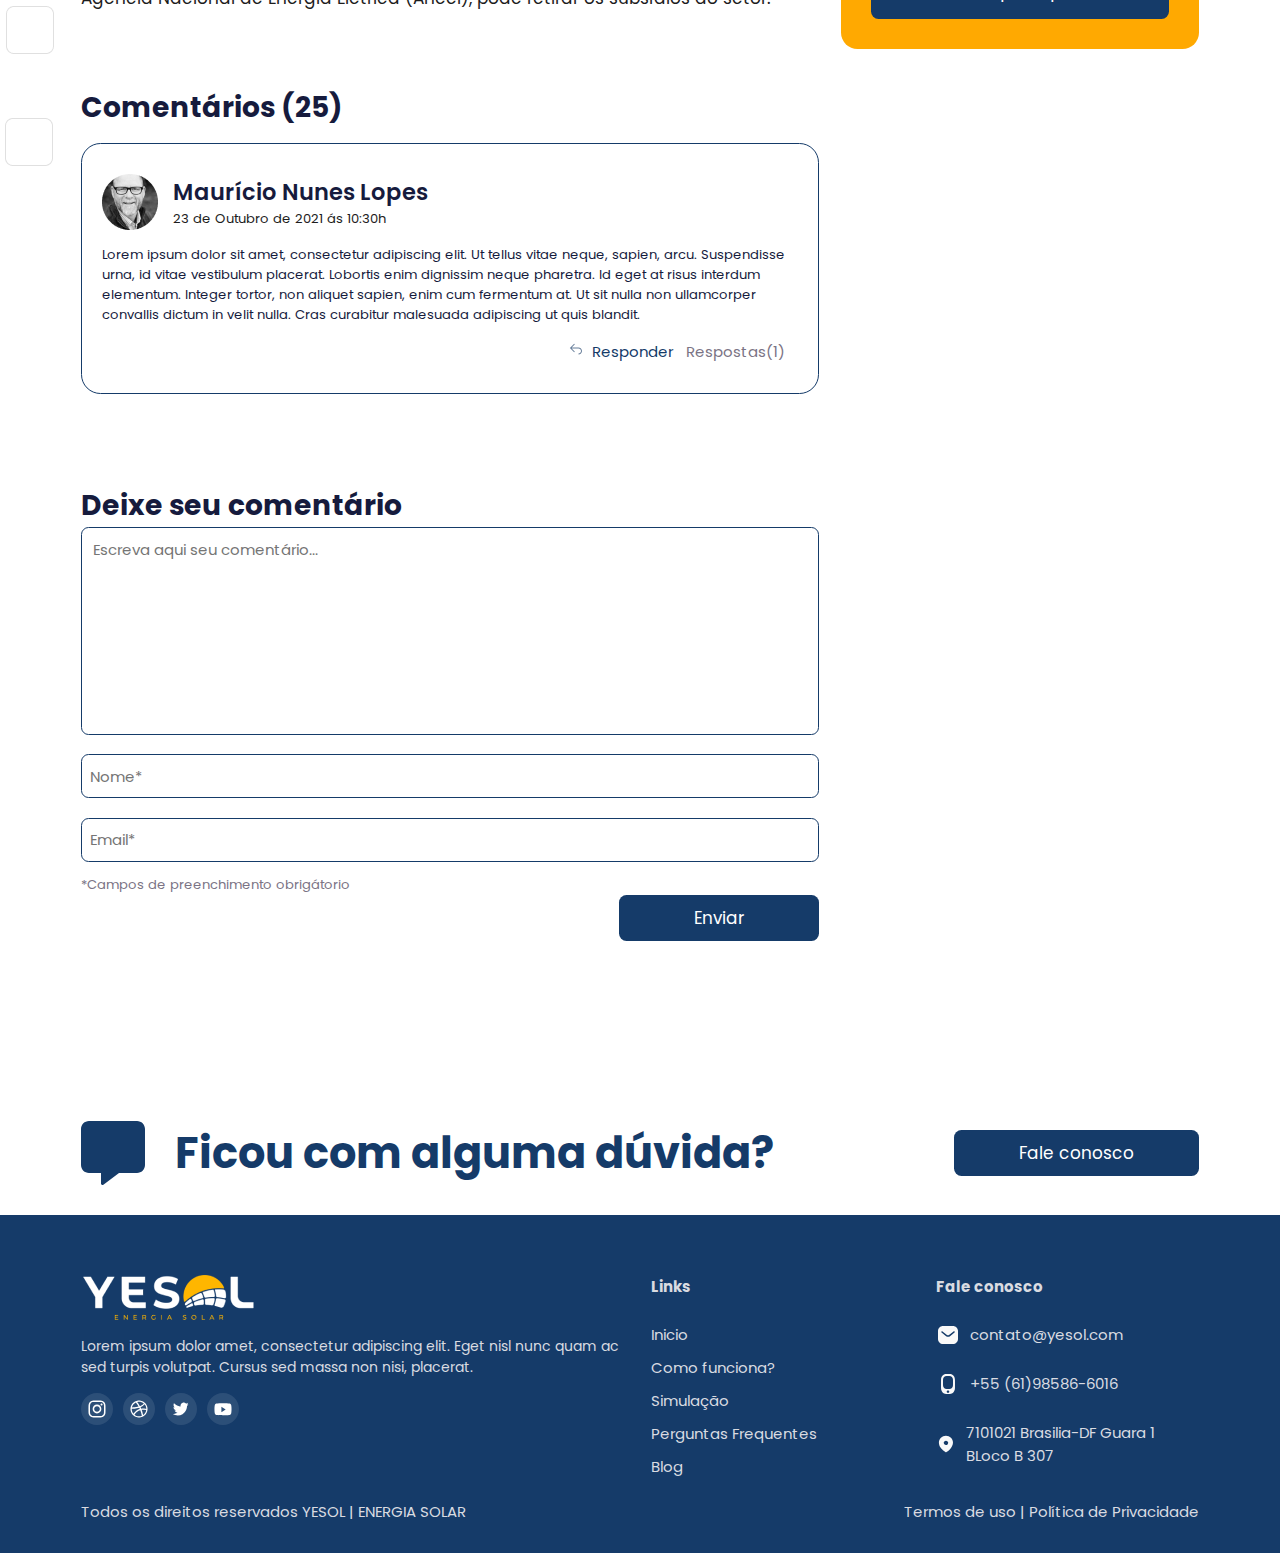
<file: blog.html>
<!DOCTYPE html>
<html lang="pt-BR">
  <head>
    <link rel="preconnect" href="https://fonts.googleapis.com" />
    <link rel="preconnect" href="https://fonts.gstatic.com" crossorigin />
    <meta charset="UTF-8" />
    <meta http-equiv="X-UA-Compatible" content="IE=edge" />
    <meta name="viewport" content="width=device-width, initial-scale=1.0" />
    <link
      href="https://fonts.googleapis.com/css2?family=Poppins:wght@400;500;600;700&display=swap"
      rel="stylesheet"
    />
    <link rel="stylesheet" href="css/bootstrap-grid.min.css" />
    <link rel="stylesheet" href="css/blog.css" />
    <link rel="stylesheet" href="css/navbar.css" />
    <link rel="stylesheet" href="css/footer.css" />
    <link rel="stylesheet" href="css/hamburgers.min.css" />
    <link rel="stylesheet" href="css/reset.css" />

    <title>Yesol</title>
  </head>
  <body>
    <!--menu mobile-->
    <div class="bg"></div>
    <div class="menu">
      <nav class="menu__links">
        <a href="index.html" class="logo">
          <img src="images/logo.png" alt="logo da empresa" />
        </a>

        <ul class="d-flex flex-column gap-2">
          <li><a class="nav-active" href="#" data-links>Inicio</a></li>
          <li><a href="como-funciona.html" data-links>Como funciona?</a></li>
          <li><a href="#" data-links>Blog</a></li>
          <li><a href="#" data-links>Projetos</a></li>
          <li><a href="#" data-links>Perguntas frequentes</a></li>
          <li class="max-w-176"><a class="btn-nav" href="#">Simular</a></li>
        </ul>
      </nav>
    </div>

    <!--fim do menu mobile-->
    <header class="nav">
      <div
        class="container py-3 d-flex justify-content-between align-items-center"
      >
        <a href="index.html" class="logo">
          <img src="images/logo.png" alt="logo da empresa" />
        </a>
        <a class="mobile-btn d-xl-none d-block" href="#">Simular</a>
        <button
          class="hamburger hamburger--slider d-xl-none d-block"
          type="button"
        >
          <span class="hamburger-box">
            <span class="hamburger-inner"></span>
          </span>
        </button>

        <nav class="nav d-xl-block d-none">
          <ul class="d-flex gap-2 align-items-center">
            <li><a class="nav-active" href="#" data-links>Inicio</a></li>
            <li><a href="como-funciona.html" data-links>Como funciona?</a></li>
            <li><a href="#" data-links>Blog</a></li>
            <li><a href="#" data-links>Projetos</a></li>
            <li><a href="#" data-links>Perguntas frequentes</a></li>
            <li class="max-w-176"><a class="btn-nav" href="#">Simular</a></li>
          </ul>
        </nav>
      </div>
    </header>
    <div class="sub__header">
      <div class="container d-flex justify-content-between align-items-center">
        <div>
          <img src="images/newspaper.svg" alt="newspaper" />
          <strong>Blog</strong>
        </div>
        <p>Todos os artigos</p>
      </div>
      <!--container-->
    </div>
    <!--sub__header-->
    <section class="blog">
      <div class="container">
        <div class="row">
          <div class="col-md-8">
            <div class="blog__header">
              <img src="images/painel-blog.png" alt="Painel Solar" />
              <h1>
                Aneel quer impedir produção de energia elétrica com painéis
                solares
              </h1>
              <div
                class="blog__info d-flex justify-content-between align-items-center"
              >
                <p>23 de Outubro de 2021</p>
                <div
                  class="blog__icons d-flex align-items-md-center flex-md-row flex-column"
                >
                  <p>Compartilhar em:</p>
                  <div class="d-flex align-items-center">
                    <a href="#"
                      ><img src="images/facebook.svg" alt="Ícone do Facebook"
                    /></a>
                    <a href="#"
                      ><img src="images/twitter.svg" alt="Ícone do Twitter"
                    /></a>
                    <a href="#"
                      ><img src="images/linkedIn.svg" alt="Ícone do LinkedIn"
                    /></a>
                    <a href="#"
                      ><img src="images/pinterest.svg" alt="Ícone do Pinterest"
                    /></a>
                  </div>
                </div>
                <!--blog__icons-->
              </div>
              <!--blog__info-->
              <img
                class="square d-xl-block d-none"
                src="images/squares.png"
                alt="Quadrado lateral"
              />
            </div>
            <!--blog__header-->
            <div class="blog__content">
              <p>
                A produção de energia limpa que mais cresce no Brasil é a de
                Geração Distribuída (GD), com expansão de 150% entre 2018 e
                2019. Entretanto, a energia solar está correndo risco antes
                mesmo de deslanchar. A revisão de uma norma, proposta pela
                Agência Nacional de Energia Elétrica (Aneel), pode retirar os
                subsídios do setor.
              </p>
              <p>
                diretamente à rede de distribuição, a GD avança por meio da
                energia solar fotovoltaica. Desde 2012, a Resolução Normativa
                (REN) n° 482 da Aneel garante o sistema de compensação, quando a
                energia excedente gerada por um consumidor pode ser injetada na
                rede e abatida do consumo mensal. A regulação, contudo, será
                modificada até junho de 2020, e está em consulta pública até 30
                de dezembro.
              </p>

              <div class="sub__content">
                <h2>Subtítulo</h2>
                <div class="sub-content__header d-flex flex-xl-row flex-column">
                  <p>
                    A produção de energia limpa que mais cresce no Brasil é a de
                    Geração Distribuída (GD), com expansão de 150% entre 2018 e
                    2019. Entretanto, a energia solar está correndo risco antes
                    mesmo de deslanchar. A revisão de uma norma, proposta pela
                    Agência Nacional de Energia Elétrica (Aneel), pode retirar
                    os subsídios do setor.
                  </p>
                  <img
                    src="images/sub-image.png"
                    alt="Imagem complementar do blog"
                  />
                </div>
                <!--sub__header-->
                <p>
                  A produção de energia limpa que mais cresce no Brasil é a de
                  Geração Distribuída (GD), com expansão de 150% entre 2018 e
                  2019. Entretanto, a energia solar está correndo risco antes
                  mesmo de deslanchar. A revisão de uma norma, proposta pela
                  Agência Nacional de Energia Elétrica (Aneel), pode retirar os
                  subsídios do setor.
                </p>
                <img
                  class="square-2 d-xl-block d-none"
                  src="images/squares-2.png"
                  alt="Quadrado lateral"
                />
              </div>
              <!--sub__content-->
            </div>
            <!--blog__content-->
            <div class="comentarios">
              <h2>Comentários (25)</h2>
              <div class="comentario__box">
                <div class="user__description d-flex align-items-center">
                  <img src="images/user-2.png" alt="Foto de Usuário" />
                  <div class="user__info flex-column">
                    <strong>Maurício Nunes Lopes</strong>
                    <p>23 de Outubro de 2021 ás 10:30h</p>
                  </div>
                  <!--user__info-->
                </div>
                <!--user__description-->
                <p>
                  Lorem ipsum dolor sit amet, consectetur adipiscing elit. Ut
                  tellus vitae neque, sapien, arcu. Suspendisse urna, id vitae
                  vestibulum placerat. Lobortis enim dignissim neque pharetra.
                  Id eget at risus interdum elementum. Integer tortor, non
                  aliquet sapien, enim cum fermentum at. Ut sit nulla non
                  ullamcorper convallis dictum in velit nulla. Cras curabitur
                  malesuada adipiscing ut quis blandit.
                </p>
                <div
                  class="box__respostas d-flex justify-content-end align-items-center"
                >
                  <a href="#"
                    ><img src="images/reply.svg" alt="Reply" />&nbsp;
                    Responder</a
                  >
                  <a href="#">Respostas(1)</a>
                </div>
                <!--box__respostas-->
              </div>
              <!--comentario__box-->

              <div class="comentario__area">
                <strong>Deixe seu comentário</strong>
                <form class="d-flex flex-column">
                  <textarea
                    placeholder="Escreva aqui seu comentário..."
                  ></textarea>
                  <input type="text" placeholder="Nome*" />
                  <input type="email" placeholder="Email*" />
                  <span>*Campos de preenchimento obrigátorio</span>
                  <div class="d-flex comentario__button">
                    <button type="submit">Enviar</button>
                  </div>
                </form>
              </div>
              <!--comentario__area-->
            </div>
            <!--comentarios-->
          </div>
          <aside class="col-md-4">
            <div class="noticias__lateral">
              <strong>Últimos Artigos</strong>
              <div class="noticias d-flex flex-column">
                <span>Energia</span>
                <strong>Aneel quer impedir produção de energia</strong>
                <p>
                  A produção de energia limpa que mais cresce no Brasil é a de
                  Geração Distribuída (GD), com expansão de 150% entre 2018 e
                  2019.
                </p>
              </div>
              <!--noticias-->

              <div class="noticias d-flex flex-column">
                <span>Energia</span>
                <strong>Aneel quer impedir produção de energia</strong>
                <p>
                  A produção de energia limpa que mais cresce no Brasil é a de
                  Geração Distribuída (GD), com expansão de 150% entre 2018 e
                  2019.
                </p>
              </div>
              <!--noticias-->

              <div class="noticias d-flex flex-column">
                <span>Energia</span>
                <strong>Aneel quer impedir produção de energia</strong>
                <p>
                  A produção de energia limpa que mais cresce no Brasil é a de
                  Geração Distribuída (GD), com expansão de 150% entre 2018 e
                  2019.
                </p>
              </div>
              <!--noticias-->
            </div>
            <!--noticias__lateral-->
            <div class="categorias d-flex flex-column justify-content-center">
              <strong>Categorias</strong>
              <ul>
                <li><a href="#">Paineis solares</a></li>
                <li><a href="#">Energia</a></li>
                <li><a href="#">Energia Eletrica</a></li>
                <li><a href="#">Econômia</a></li>
                <li><a href="#">Tesla</a></li>
              </ul>
              <img
                class="categoria__square d-xl-block d-none"
                src="images/squares.png"
                alt="Quadrado Lateral"
              />
            </div>
            <!--categorias-->
            <div class="simulacao d-flex flex-column">
              <div
                class="d-flex align-items-center justify-content-center simulacao__bg"
              >
                <img src="images/mini-painel.svg" alt="Painel pequeno" />
              </div>
              <p>Faça uma simulação e economize energia</p>
              <button type="button">Clique aqui</button>
            </div>
            <!--simulacao-->
          </aside>
        </div>
        <!--row-->
      </div>
      <!--container-->
    </section>
    <!--blog-->

    <section class="faq">
      <div class="container">
        <div
          class="d-flex align-items-center justify-content-between flex-md-row flex-column"
        >
          <div class="d-flex align-items-center __faq">
            <img src="images/faq-icon.svg" alt="Ícone de chat" />
            <strong>Ficou com alguma dúvida?</strong>
          </div>
          <a href="#">Fale conosco</a>
        </div>
      </div>
      <!--container-->
    </section>
    <footer>
      <div class="container">
        <div class="row">
          <div class="col-md-6">
            <img
              class="img-fluid"
              src="images/logo-footer.png"
              alt="logo da empresa"
            />
            <p>
              Lorem ipsum dolor amet, consectetur adipiscing elit. Eget nisl
              nunc quam ac sed turpis volutpat. Cursus sed massa non nisi,
              placerat.
            </p>
            <div
              class="d-flex justify-content-md-start justify-content-center gap-1 my-3"
            >
              <a href="#">
                <svg
                  width="32"
                  height="32"
                  viewBox="0 0 32 32"
                  fill="none"
                  xmlns="http://www.w3.org/2000/svg"
                >
                  <path
                    opacity="0.1"
                    fill-rule="evenodd"
                    clip-rule="evenodd"
                    d="M0 16C0 7.16344 7.16344 0 16 0C24.8366 0 32 7.16344 32 16C32 24.8366 24.8366 32 16 32C7.16344 32 0 24.8366 0 16Z"
                    fill="white"
                  />
                  <path
                    fill-rule="evenodd"
                    clip-rule="evenodd"
                    d="M16.0009 7.4668C13.6834 7.4668 13.3925 7.47693 12.4823 7.51835C11.5739 7.55995 10.9538 7.70378 10.4112 7.9148C9.84993 8.13276 9.37384 8.42432 8.89952 8.89881C8.42485 9.37313 8.13329 9.84922 7.91462 10.4103C7.70307 10.9531 7.55906 11.5733 7.51818 12.4814C7.47746 13.3917 7.4668 13.6827 7.4668 16.0002C7.4668 18.3178 7.47711 18.6077 7.51835 19.5179C7.56013 20.4264 7.70395 21.0465 7.9148 21.5891C8.13294 22.1503 8.4245 22.6264 8.89899 23.1007C9.37313 23.5754 9.84922 23.8677 10.4101 24.0856C10.9531 24.2967 11.5733 24.4405 12.4816 24.4821C13.3918 24.5235 13.6825 24.5336 15.9999 24.5336C18.3176 24.5336 18.6075 24.5235 19.5178 24.4821C20.4262 24.4405 21.047 24.2967 21.59 24.0856C22.151 23.8677 22.6264 23.5754 23.1006 23.1007C23.5752 22.6264 23.8668 22.1503 24.0855 21.5893C24.2952 21.0465 24.4392 20.4262 24.4819 19.5181C24.5228 18.6079 24.5335 18.3178 24.5335 16.0002C24.5335 13.6827 24.5228 13.3918 24.4819 12.4816C24.4392 11.5732 24.2952 10.9531 24.0855 10.4105C23.8668 9.84922 23.5752 9.37313 23.1006 8.89881C22.6259 8.42414 22.1512 8.13258 21.5894 7.9148C21.0454 7.70378 20.425 7.55995 19.5165 7.51835C18.6063 7.47693 18.3165 7.4668 15.9983 7.4668H16.0009ZM15.2354 9.00457C15.4626 9.00421 15.7161 9.00457 16.0009 9.00457C18.2793 9.00457 18.5494 9.01274 19.4491 9.05363C20.2811 9.09168 20.7327 9.2307 21.0335 9.3475C21.4317 9.50217 21.7156 9.68706 22.0141 9.98573C22.3128 10.2844 22.4977 10.5688 22.6527 10.9671C22.7695 11.2675 22.9087 11.7191 22.9466 12.5511C22.9875 13.4507 22.9963 13.7209 22.9963 15.9982C22.9963 18.2756 22.9875 18.5458 22.9466 19.4454C22.9085 20.2774 22.7695 20.729 22.6527 21.0294C22.498 21.4276 22.3128 21.7112 22.0141 22.0097C21.7154 22.3084 21.4319 22.4932 21.0335 22.6479C20.733 22.7652 20.2811 22.9039 19.4491 22.942C18.5495 22.9828 18.2793 22.9917 16.0009 22.9917C13.7223 22.9917 13.4522 22.9828 12.5527 22.942C11.7207 22.9036 11.2691 22.7645 10.9681 22.6477C10.5699 22.4931 10.2855 22.3082 9.98679 22.0095C9.68812 21.7108 9.50323 21.4271 9.3482 21.0287C9.2314 20.7282 9.0922 20.2767 9.05433 19.4447C9.01344 18.5451 9.00527 18.2749 9.00527 15.9961C9.00527 13.7173 9.01344 13.4485 9.05433 12.549C9.09238 11.717 9.2314 11.2654 9.3482 10.9646C9.50287 10.5664 9.68812 10.2819 9.98679 9.98324C10.2855 9.68457 10.5699 9.49968 10.9681 9.34466C11.2689 9.22732 11.7207 9.08866 12.5527 9.05043C13.3399 9.01488 13.645 9.00421 15.2354 9.00243V9.00457ZM20.556 10.4215C19.9906 10.4215 19.532 10.8796 19.532 11.4451C19.532 12.0105 19.9906 12.4691 20.556 12.4691C21.1213 12.4691 21.58 12.0105 21.58 11.4451C21.58 10.8798 21.1213 10.4215 20.556 10.4215ZM16.0009 11.6179C13.5808 11.6179 11.6187 13.5801 11.6187 16.0002C11.6187 18.4203 13.5808 20.3816 16.0009 20.3816C18.4211 20.3816 20.3825 18.4203 20.3825 16.0002C20.3825 13.5801 18.4211 11.6179 16.0009 11.6179ZM16.0009 13.1557C17.5718 13.1557 18.8454 14.4292 18.8454 16.0002C18.8454 17.5711 17.5718 18.8447 16.0009 18.8447C14.4299 18.8447 13.1564 17.5711 13.1564 16.0002C13.1564 14.4292 14.4299 13.1557 16.0009 13.1557Z"
                    fill="white"
                  />
                </svg>
              </a>

              <a href="#">
                <svg
                  width="32"
                  height="32"
                  viewBox="0 0 32 32"
                  fill="none"
                  xmlns="http://www.w3.org/2000/svg"
                >
                  <path
                    opacity="0.1"
                    fill-rule="evenodd"
                    clip-rule="evenodd"
                    d="M0 16C0 7.16344 7.16344 0 16 0C24.8366 0 32 7.16344 32 16C32 24.8366 24.8366 32 16 32C7.16344 32 0 24.8366 0 16Z"
                    fill="white"
                  />
                  <path
                    fill-rule="evenodd"
                    clip-rule="evenodd"
                    d="M24.5335 15.9883C24.5335 16.5654 24.4747 17.1417 24.3593 17.7034C24.2468 18.2518 24.0801 18.7902 23.8618 19.3049C23.6485 19.8105 23.3839 20.2977 23.0747 20.7521C22.7701 21.2036 22.4192 21.6271 22.0338 22.0133C21.6475 22.3977 21.2225 22.7476 20.7712 23.0535C20.3154 23.3605 19.8275 23.6247 19.3216 23.8391C18.8061 24.0562 18.2665 24.2227 17.7186 24.335C17.1561 24.4507 16.5777 24.5098 15.9997 24.5098C15.4214 24.5098 14.843 24.4507 14.2813 24.335C13.7326 24.2227 13.1929 24.0562 12.6779 23.8391C12.1721 23.6247 11.6837 23.3605 11.2278 23.0535C10.7766 22.7476 10.3516 22.3977 9.96611 22.0133C9.58027 21.6271 9.2294 21.2036 8.92439 20.7521C8.61687 20.2977 8.35184 19.8105 8.13768 19.3049C7.9193 18.7902 7.75224 18.2518 7.63931 17.7034C7.52515 17.1417 7.4668 16.5654 7.4668 15.9883C7.4668 15.4108 7.52511 14.8332 7.63934 14.2727C7.75227 13.7243 7.91934 13.1851 8.13771 12.6712C8.35187 12.1653 8.6169 11.6776 8.92442 11.2232C9.22943 10.7714 9.5803 10.3486 9.96614 9.96207C10.3516 9.57759 10.7766 9.22852 11.2279 8.92312C11.6837 8.61478 12.1721 8.35059 12.6779 8.13587C13.193 7.91822 13.7326 7.75139 14.2814 7.63989C14.8431 7.52506 15.4214 7.4668 15.9998 7.4668C16.5777 7.4668 17.1561 7.52506 17.7186 7.63989C18.2665 7.75142 18.8061 7.91825 19.3216 8.13587C19.8275 8.35056 20.3154 8.61478 20.7713 8.92312C21.2225 9.22852 21.6476 9.57759 22.0338 9.96207C22.4193 10.3486 22.7701 10.7714 23.0747 11.2232C23.3839 11.6776 23.6485 12.1653 23.8618 12.6712C24.0801 13.1851 24.2468 13.7243 24.3593 14.2727C24.4747 14.8332 24.5335 15.4108 24.5335 15.9883ZM12.8904 9.40618C10.8582 10.3645 9.34143 12.2343 8.86848 14.4879C9.0606 14.4895 12.0974 14.5278 15.5963 13.5995C14.335 11.3618 12.9875 9.53562 12.8904 9.40618ZM16.2001 14.7201C12.4479 15.8418 8.84724 15.7611 8.71808 15.7561C8.71597 15.8343 8.71223 15.91 8.71223 15.9883C8.71223 17.8577 9.41851 19.562 10.5794 20.8507C10.5769 20.8469 12.5712 17.3139 16.5039 16.0441C16.5989 16.0124 16.6956 15.9841 16.7914 15.9567C16.6085 15.5431 16.4089 15.1287 16.2001 14.7201ZM20.8125 10.5267C19.5295 9.39701 17.8448 8.71176 15.9997 8.71176C15.4076 8.71176 14.833 8.78333 14.2825 8.91564C14.3917 9.06212 15.7605 10.8754 17.0068 13.1605C19.7566 12.1312 20.7945 10.5533 20.8125 10.5267ZM17.2882 17.1625C17.2719 17.1679 17.2557 17.1725 17.2398 17.1783C12.9401 18.6751 11.536 21.6915 11.5208 21.7245C12.7579 22.6852 14.3097 23.2648 15.9998 23.2648C17.009 23.2648 17.9703 23.0596 18.8449 22.6881C18.737 22.0523 18.3136 19.8238 17.2882 17.1625ZM20.072 22.0232C21.7083 20.9206 22.8705 19.1697 23.1946 17.1416C23.0446 17.0934 21.0058 16.4489 18.6536 16.8254C19.6095 19.4485 19.9978 21.5847 20.072 22.0232ZM17.5678 14.2449C17.7369 14.5919 17.9007 14.9451 18.0519 15.3001C18.1057 15.4274 18.1582 15.5522 18.2095 15.677C20.7129 15.3625 23.1793 15.8917 23.2847 15.9133C23.2681 14.1883 22.6501 12.6051 21.6276 11.3656C21.6138 11.3851 20.445 13.0715 17.5678 14.2449Z"
                    fill="white"
                  />
                </svg>
              </a>

              <a href="#">
                <svg
                  width="32"
                  height="32"
                  viewBox="0 0 32 32"
                  fill="none"
                  xmlns="http://www.w3.org/2000/svg"
                >
                  <path
                    opacity="0.1"
                    fill-rule="evenodd"
                    clip-rule="evenodd"
                    d="M0 16C0 7.16344 7.16344 0 16 0C24.8366 0 32 7.16344 32 16C32 24.8366 24.8366 32 16 32C7.16344 32 0 24.8366 0 16Z"
                    fill="white"
                  />
                  <path
                    fill-rule="evenodd"
                    clip-rule="evenodd"
                    d="M15.5208 13.0051L15.5544 13.5587L14.9948 13.4909C12.9579 13.2311 11.1784 12.3498 9.66756 10.8696L8.92891 10.1352L8.73865 10.6776C8.33575 11.8865 8.59316 13.1633 9.43253 14.022C9.8802 14.4965 9.77948 14.5643 9.00725 14.2819C8.73865 14.1915 8.50363 14.1237 8.48124 14.1576C8.4029 14.2367 8.6715 15.2648 8.88414 15.6716C9.17513 16.2365 9.76828 16.7902 10.4174 17.1178L10.9658 17.3777L10.3167 17.389C9.68994 17.389 9.66756 17.4003 9.73471 17.6376C9.95854 18.372 10.8427 19.1516 11.8276 19.4906L12.5214 19.7278L11.9171 20.0894C11.0218 20.6091 9.96973 20.9029 8.91772 20.9255C8.41409 20.9368 8 20.982 8 21.0159C8 21.1289 9.36538 21.7616 10.16 22.0102C12.5438 22.7446 15.3753 22.4282 17.5017 21.1741C19.0126 20.2815 20.5235 18.5076 21.2286 16.7902C21.6091 15.875 21.9896 14.2028 21.9896 13.4006C21.9896 12.8808 22.0232 12.813 22.6499 12.1916C23.0192 11.83 23.3662 11.4346 23.4333 11.3216C23.5452 11.1069 23.534 11.1069 22.9633 11.299C22.012 11.638 21.8777 11.5928 22.3477 11.0843C22.6947 10.7228 23.1088 10.0674 23.1088 9.87536C23.1088 9.84146 22.9409 9.89796 22.7506 9.99964C22.5492 10.1126 22.1015 10.2821 21.7658 10.3838L21.1614 10.5759L20.613 10.203C20.3108 9.99964 19.8856 9.77367 19.6617 9.70588C19.0909 9.5477 18.218 9.57029 17.7032 9.75107C16.3042 10.2595 15.4201 11.5702 15.5208 13.0051Z"
                    fill="white"
                  />
                </svg>
              </a>

              <a href="#">
                <svg
                  width="32"
                  height="32"
                  viewBox="0 0 32 32"
                  fill="none"
                  xmlns="http://www.w3.org/2000/svg"
                >
                  <path
                    opacity="0.1"
                    fill-rule="evenodd"
                    clip-rule="evenodd"
                    d="M0 16C0 7.16344 7.16344 0 16 0C24.8366 0 32 7.16344 32 16C32 24.8366 24.8366 32 16 32C7.16344 32 0 24.8366 0 16Z"
                    fill="white"
                  />
                  <path
                    fill-rule="evenodd"
                    clip-rule="evenodd"
                    d="M22.6679 10.4995C23.4022 10.701 23.9805 11.2948 24.1768 12.0488C24.5335 13.4153 24.5335 16.2666 24.5335 16.2666C24.5335 16.2666 24.5335 19.1178 24.1768 20.4845C23.9805 21.2385 23.4022 21.8322 22.6679 22.0338C21.3371 22.4 16.0001 22.4 16.0001 22.4C16.0001 22.4 10.6632 22.4 9.3323 22.0338C8.59795 21.8322 8.01962 21.2385 7.82335 20.4845C7.4668 19.1178 7.4668 16.2666 7.4668 16.2666C7.4668 16.2666 7.4668 13.4153 7.82335 12.0488C8.01962 11.2948 8.59795 10.701 9.3323 10.4995C10.6632 10.1333 16.0001 10.1333 16.0001 10.1333C16.0001 10.1333 21.3371 10.1333 22.6679 10.4995ZM14.4001 13.8666V19.1999L18.6668 16.5333L14.4001 13.8666Z"
                    fill="white"
                  />
                </svg>
              </a>
            </div>
          </div>

          <div class="col-md-3">
            <ul class="d-flex flex-column gap-1">
              <li><h4>Links</h4></li>
              <li class="mt-3"><a href="index.html">Inicio</a></li>
              <li><a href="#">Como funciona?</a></li>
              <li><a href="#">Simulação</a></li>
              <li><a href="#">Perguntas Frequentes</a></li>
              <li><a href="#">Blog</a></li>
            </ul>
          </div>

          <div class="col-md-3">
            <ul
              class="d-flex align-items-md-start align-items-center flex-column gap-1"
            >
              <li><h4>Fale conosco</h4></li>
              <li class="mt-3 d-flex align-items-center gap-1">
                <svg
                  width="24"
                  height="24"
                  viewBox="0 0 24 24"
                  fill="none"
                  xmlns="http://www.w3.org/2000/svg"
                >
                  <path
                    fill-rule="evenodd"
                    clip-rule="evenodd"
                    d="M16.9395 3C18.2805 3 19.5705 3.53 20.5195 4.481C21.4695 5.43 22.0005 6.71 22.0005 8.05V15.95C22.0005 18.74 19.7305 21 16.9395 21H7.06049C4.26949 21 2.00049 18.74 2.00049 15.95V8.05C2.00049 5.26 4.25949 3 7.06049 3H16.9395ZM18.5305 9.54L18.6105 9.46C18.8495 9.17 18.8495 8.75 18.5995 8.46C18.4605 8.311 18.2695 8.22 18.0705 8.2C17.8605 8.189 17.6605 8.26 17.5095 8.4L13.0005 12C12.4205 12.481 11.5895 12.481 11.0005 12L6.50049 8.4C6.18949 8.17 5.75949 8.2 5.50049 8.47C5.23049 8.74 5.20049 9.17 5.42949 9.47L5.56049 9.6L10.1105 13.15C10.6705 13.59 11.3495 13.83 12.0605 13.83C12.7695 13.83 13.4605 13.59 14.0195 13.15L18.5305 9.54Z"
                    fill="#F9F9F9"
                  />
                </svg>
                <a href="#">contato@yesol.com</a>
              </li>
              <li class="mt-3 d-flex align-items-center gap-1">
                <svg
                  width="24"
                  height="24"
                  viewBox="0 0 24 24"
                  fill="none"
                  xmlns="http://www.w3.org/2000/svg"
                >
                  <path
                    fill-rule="evenodd"
                    clip-rule="evenodd"
                    d="M5.00846 10.6948C5.00846 10.0762 5.01591 9.45751 5.02339 8.836L5.02339 8.83599C5.02719 8.52089 5.03099 8.20506 5.03384 7.88813C5.03384 4.48283 7.16556 2 10.1094 2H13.8906C16.8344 2 18.9662 4.48283 18.9662 7.88813C18.9915 9.25221 19 10.6163 19 11.9902C19 13.3641 18.9915 14.7478 18.9662 16.1119C18.9662 19.5172 16.8344 22 13.8906 22H10.1094C7.16556 22 5.03384 19.5172 5.03384 16.1021C5.01692 14.8165 5 13.5015 5 12.1668L5.00846 10.6948ZM13.28 19.6402V19.8002C13.28 20.4738 12.7168 21.0002 12 21.0002C11.3003 21.0002 10.72 20.4738 10.72 19.8002V19.6402C10.72 18.9842 11.3003 18.4402 12 18.4402C12.7168 18.4402 13.28 18.9842 13.28 19.6402ZM7.01671 8.44364C7.01136 8.84763 7.00604 9.24974 7.00604 9.65186L7 10.6087C7 11.4762 7.01208 12.331 7.02417 13.1666C7.02417 15.3864 8.54683 17.0002 10.6495 17.0002H13.3505C15.4532 17.0002 16.9758 15.3864 16.9758 13.173C16.994 12.2863 17 11.3869 17 10.4939C17 9.60083 16.994 8.71418 16.9758 7.82753C16.9758 5.61408 15.4532 4.00024 13.3505 4.00024H10.6495C8.54683 4.00024 7.02417 5.61408 7.02417 7.82753C7.02214 8.03354 7.01942 8.23883 7.01671 8.44364Z"
                    fill="#F9F9F9"
                  />
                </svg>

                <a href="#">+55 (61)98586-6016</a>
              </li>
              <li class="mt-3 d-flex align-items-center gap-1">
                <svg
                  width="24"
                  height="24"
                  viewBox="0 0 24 24"
                  fill="none"
                  xmlns="http://www.w3.org/2000/svg"
                >
                  <path
                    fill-rule="evenodd"
                    clip-rule="evenodd"
                    d="M12.03 2.00004C14.29 2.01004 16.45 2.91004 18.03 4.49004C19.62 6.08004 20.51 8.23004 20.5 10.46V10.51C20.44 13.54 18.74 16.33 16.62 18.51C15.42 19.74 14.09 20.83 12.64 21.75C12.25 22.08 11.68 22.08 11.29 21.75C9.14 20.35 7.24 18.59 5.7 16.54C4.35 14.76 3.58 12.62 3.5 10.39C3.52 5.74004 7.34 1.99004 12.03 2.00004ZM12.03 13.26C12.74 13.26 13.42 12.99 13.92 12.5C14.44 11.99 14.731 11.311 14.731 10.6C14.731 9.12004 13.52 7.93004 12.03 7.93004C10.54 7.93004 9.34 9.12004 9.34 10.6C9.34 12.061 10.52 13.24 12 13.26H12.03Z"
                    fill="#F9F9F9"
                  />
                </svg>

                <a href="#">7101021 Brasilia-DF Guara 1 BLoco B 307</a>
              </li>
            </ul>
          </div>
        </div>

        <div
          class="d-flex flex-md-row flex-column gap-md-2 justify-content-md-between justify-content-center align-items-center mt-4"
        >
          <p>Todos os direitos reservados YESOL | ENERGIA SOLAR</p>
          <p>Termos de uso | Política de Privacidade</p>
        </div>
      </div>
    </footer>
    <script src="js/menu.js"></script>
  </body>
</html>
</file>
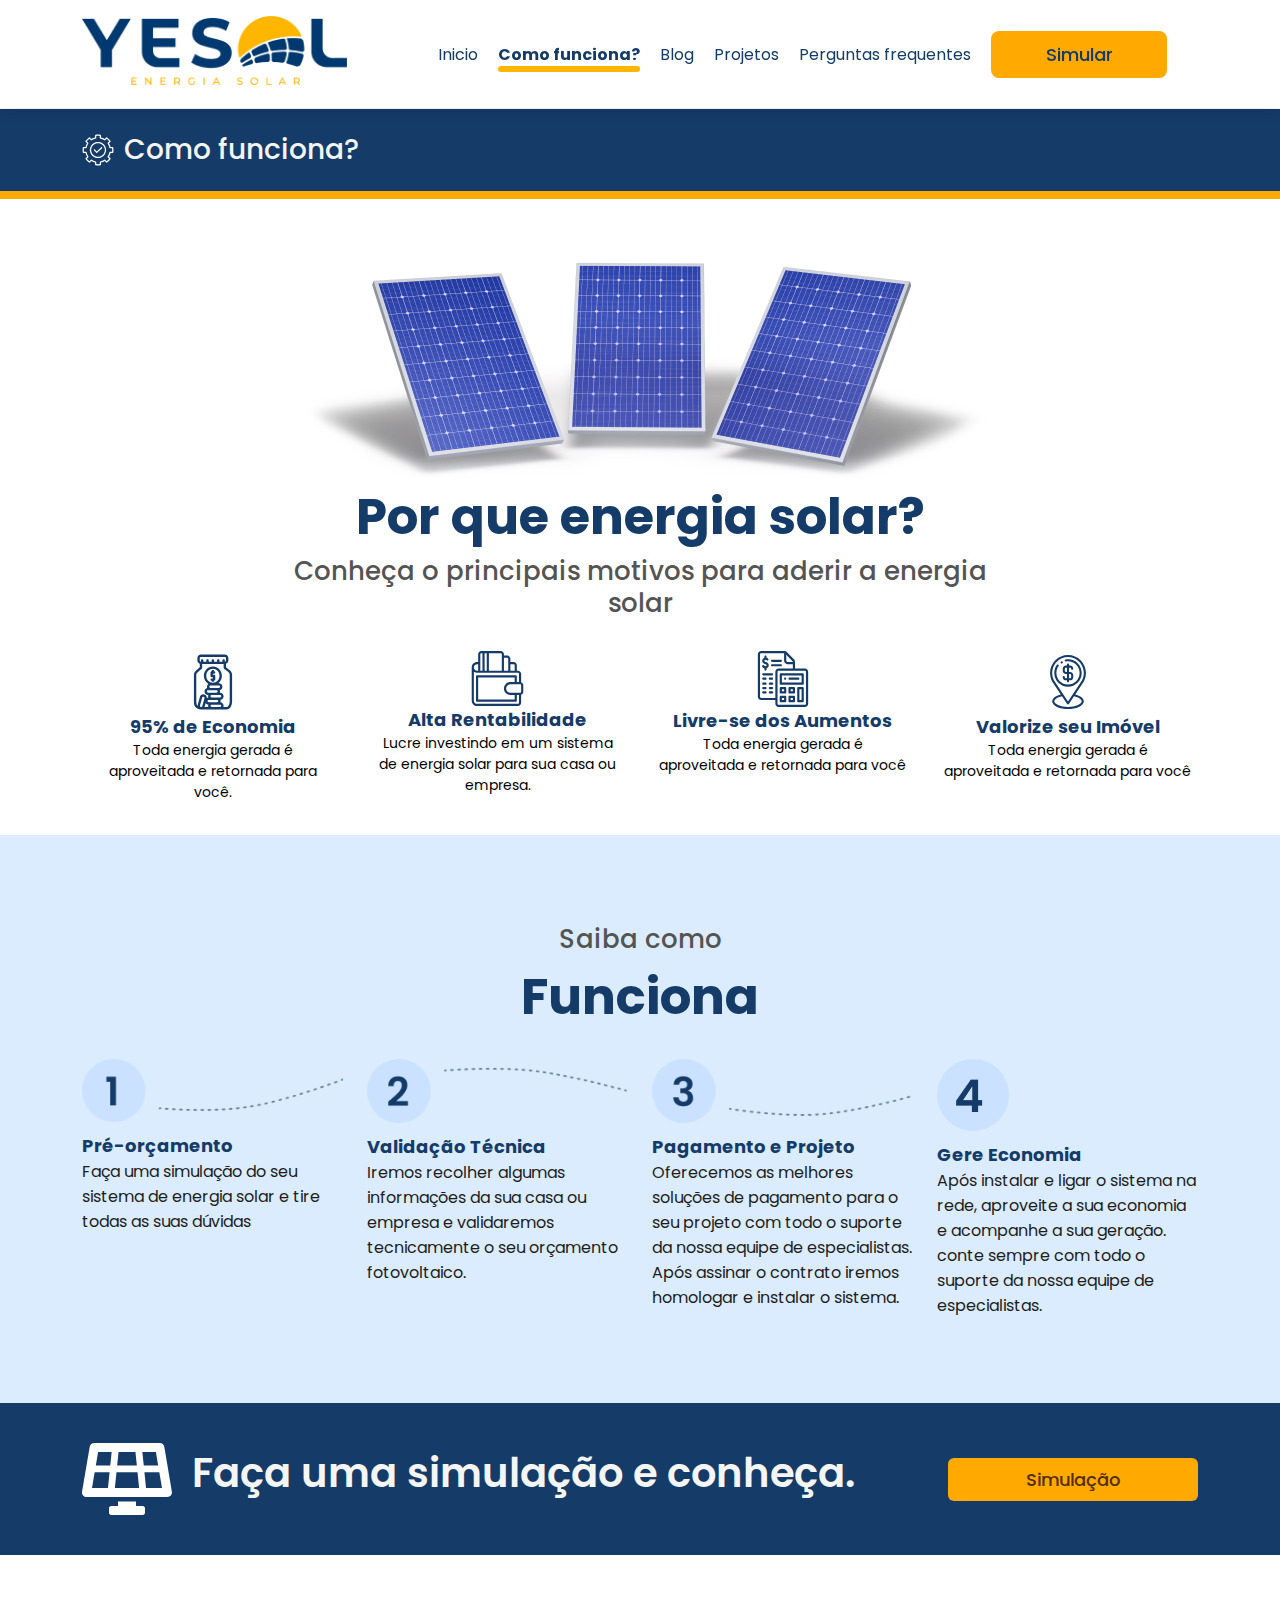
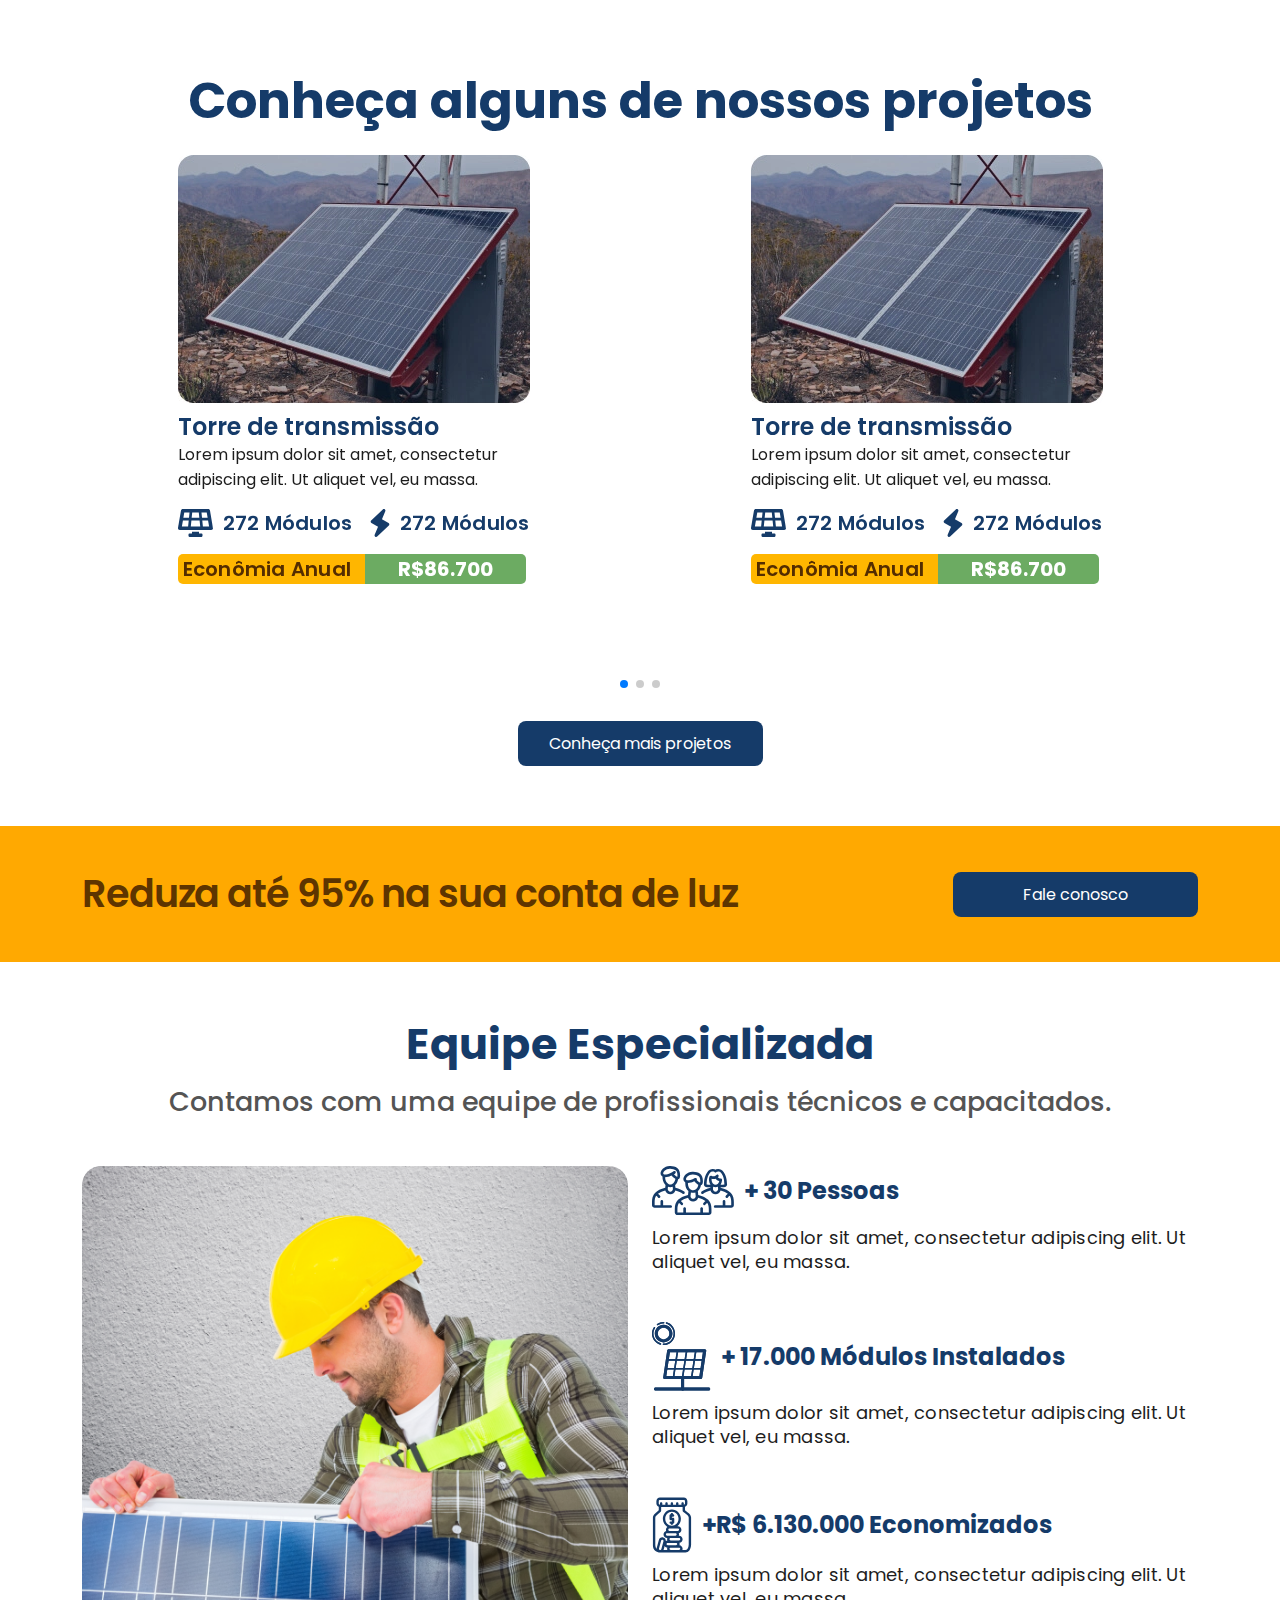
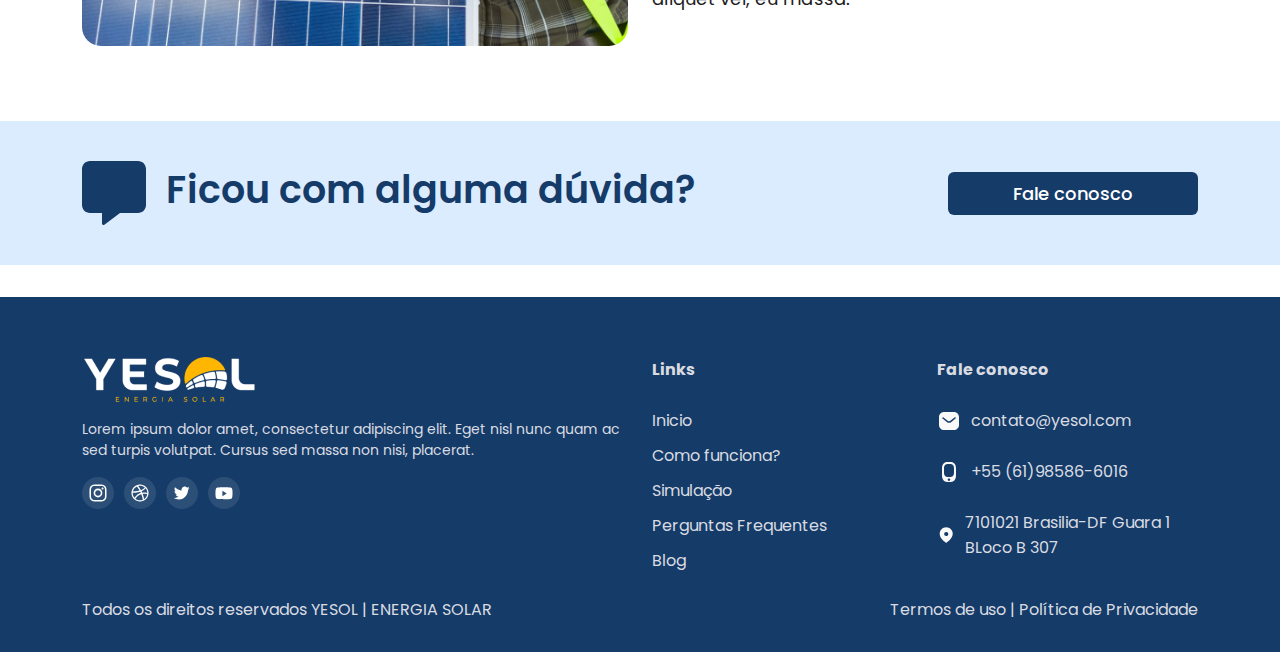
<file: como-funciona.html>
<!DOCTYPE html>
<html lang="en">
  <head>
    <meta charset="UTF-8" />
    <meta name="viewport" content="width=device-width, initial-scale=1.0" />
    <meta http-equiv="X-UA-Compatible" content="ie=edge" />
    <meta name="Description" content="Enter your description here" />
    <link rel="preconnect" href="https://fonts.googleapis.com" />
    <link rel="preconnect" href="https://fonts.gstatic.com" crossorigin />
    <link
      href="https://fonts.googleapis.com/css2?family=Poppins:wght@400;500;600;700&display=swap"
      rel="stylesheet"
    />
    <link rel="stylesheet" href="css/reset.css" />
    <link rel="stylesheet" href="css/bootstrap-grid.min.css" />
    <link rel="stylesheet" href="css/hamburgers.min.css" />
    <link
      rel="stylesheet"
      href="https://unpkg.com/swiper@8/swiper-bundle.min.css"
    />
    <link rel="stylesheet" href="css/como-funciona.css" />
    <link rel="stylesheet" href="css/navbar.css" />
    <link rel="stylesheet" href="css/footer.css" />
    <title>Yesol - Como funciona</title>
  </head>
  <body>
    <!--menu mobile-->
    <div class="bg"></div>
    <div class="menu">
      <nav class="menu__links">
        <a href="index.html" class="logo">
          <img src="images/logo.png" alt="logo da empresa" />
        </a>

        <ul class="d-flex flex-column gap-2">
          <li><a  href="#" data-links>Inicio</a></li>
          <li><a class="nav-active" href="como-funciona.html" data-links>Como funciona?</a></li>
          <li><a href="blog.html" data-links>Blog</a></li>
          <li><a href="projetos.html" data-links>Projetos</a></li>
          <li><a href="perguntas-frequentes.html" data-links>Perguntas frequentes</a></li>
          <li class="max-w-176"><a class="btn-nav" href="simulador.html">Simular</a></li>
      </ul>
      </nav>
    </div>

    <!--fim do menu mobile-->
    <header class="nav">
      <div
        class="container py-3 d-flex justify-content-between align-items-center"
      >
        <a href="index.html" class="logo">
          <img src="images/logo.png" alt="logo da empresa" />
        </a>
        <a class="mobile-btn d-xl-none d-block" href="#">Simular</a>
        <button
          class="hamburger hamburger--slider d-xl-none d-block"
          type="button"
        >
          <span class="hamburger-box">
            <span class="hamburger-inner"></span>
          </span>
        </button>

        <nav class="nav d-xl-block d-none">
          <ul class="d-flex gap-2 align-items-center">
            <li><a  href="index.html" data-links>Inicio</a></li>
            <li><a class="nav-active" href="como-funciona.html" data-links>Como funciona?</a></li>
            <li><a href="blog.html" data-links>Blog</a></li>
            <li><a href="projetos.html" data-links>Projetos</a></li>
            <li><a href="perguntas-frequentes.html" data-links>Perguntas frequentes</a></li>
            <li class="max-w-176"><a class="btn-nav" href="simulador.html">Simular</a></li>
          </ul>
        </nav>
      </div>
    </header>

    <section class="page-title">
      <div class="container">
        <h1 class="d-flex align-items-center gap-1">
          <svg
            width="32"
            height="32"
            viewBox="0 0 32 32"
            fill="none"
            xmlns="http://www.w3.org/2000/svg"
          >
            <mask id="path-1-inside-1_193_2747" fill="white">
              <path
                d="M31.2498 13.4756C31.1998 13.1881 30.9498 12.9631 30.6623 12.9506C30.6498 12.9506 30.5998 12.9506 30.5873 12.9506H30.0123C29.5248 12.9506 29.0248 12.9506 28.5248 12.9506C28.2123 11.6506 27.6998 10.4256 26.9998 9.27559L27.1748 9.10059C27.6123 8.66309 28.0498 8.21309 28.4998 7.78809C28.7248 7.57559 28.7498 7.22559 28.5748 6.97559C27.5873 5.60059 26.3873 4.41309 25.0123 3.42559C24.7623 3.25059 24.4123 3.27559 24.1998 3.50059C23.9623 3.75059 23.7123 3.98809 23.4748 4.22559C23.2123 4.47559 22.9623 4.73809 22.7123 5.00059C21.5623 4.30059 20.3248 3.80059 19.0248 3.48809C19.0248 3.31309 19.0248 3.12559 19.0248 2.95059V2.65059C19.0248 2.62559 19.0248 2.60059 19.0248 2.57559V2.21309C19.0248 1.95059 19.0248 1.67559 19.0248 1.37559C19.0248 1.06309 18.7998 0.800586 18.4998 0.750586C16.8748 0.488086 15.1873 0.488086 13.5623 0.750586C13.2498 0.800586 13.0248 1.08809 13.0373 1.41309C13.0498 1.67559 13.0498 1.95059 13.0373 2.21309V2.57559C13.0373 2.60059 13.0373 2.62559 13.0373 2.65059V2.95059C13.0373 3.13809 13.0373 3.31309 13.0373 3.48809C11.7373 3.80059 10.4998 4.30059 9.3498 5.00059C9.0998 4.73809 8.8373 4.48809 8.5873 4.22559C8.3498 3.98809 8.0998 3.73809 7.8623 3.50059C7.6498 3.27559 7.2998 3.25059 7.0498 3.42559C5.6748 4.41309 4.4748 5.61309 3.4873 6.97559C3.2998 7.22559 3.3373 7.57559 3.5623 7.78809C4.0123 8.22559 4.4498 8.66309 4.8873 9.10059L5.0623 9.27559C4.3623 10.4131 3.8498 11.6506 3.5373 12.9506C3.0373 12.9381 2.5373 12.9381 2.0498 12.9506H1.4748C1.4623 12.9506 1.4123 12.9506 1.3998 12.9506C1.0998 12.9631 0.849805 13.1881 0.812305 13.4756C0.674805 14.3006 0.612305 15.1506 0.612305 16.0006C0.612305 16.8381 0.674805 17.6881 0.812305 18.5131C0.862305 18.8006 1.0873 19.0131 1.3748 19.0381C1.4248 19.0381 1.4873 19.0506 1.5373 19.0506C1.9623 19.0506 2.3748 19.0506 2.7998 19.0506C3.0498 19.0506 3.2998 19.0506 3.5498 19.0506C3.8623 20.3631 4.3873 21.6131 5.0998 22.7631C4.8123 23.0381 4.5248 23.3256 4.2498 23.6131L3.7748 24.0881C3.6998 24.1631 3.6373 24.2256 3.5873 24.2756C3.3873 24.5006 3.3623 24.8256 3.5373 25.0631C4.5248 26.4256 5.7123 27.6006 7.0748 28.5881C7.3123 28.7631 7.6498 28.7381 7.8623 28.5381C7.8873 28.5131 7.9123 28.4881 7.9248 28.4756C8.2123 28.1756 8.4998 27.8881 8.7873 27.6006C8.9748 27.4131 9.1748 27.2131 9.3623 27.0256C10.5123 27.7256 11.7498 28.2381 13.0623 28.5506C13.0623 28.9006 13.0623 29.2506 13.0623 29.6131C13.0623 29.9506 13.0623 30.2756 13.0623 30.6256C13.0623 30.6381 13.0623 30.7006 13.0623 30.7131C13.0748 31.0006 13.2998 31.2506 13.5873 31.2881C14.3873 31.4131 15.2248 31.4881 16.0498 31.4881C16.8748 31.4881 17.6998 31.4256 18.5123 31.2881C18.7998 31.2381 19.0248 31.0006 19.0373 30.7131C19.0373 30.7006 19.0373 30.6256 19.0373 30.6131C19.0373 30.2756 19.0373 29.9506 19.0373 29.6131C19.0373 29.2631 19.0373 28.9131 19.0373 28.5506C20.3498 28.2381 21.5873 27.7256 22.7373 27.0256C22.9248 27.2256 23.1248 27.4131 23.3123 27.6006C23.5998 27.8881 23.8873 28.1756 24.1748 28.4631C24.1998 28.4881 24.2248 28.5131 24.2498 28.5381C24.4748 28.7381 24.7998 28.7631 25.0373 28.5881C26.3998 27.6131 27.5998 26.4256 28.5748 25.0631C28.7498 24.8256 28.7248 24.4881 28.5248 24.2756C28.4748 24.2256 28.4123 24.1506 28.3373 24.0881L27.8623 23.6131C27.5873 23.3381 27.2998 23.0506 27.0123 22.7631C27.7248 21.6131 28.2373 20.3631 28.5623 19.0506C28.8123 19.0506 29.0623 19.0506 29.3123 19.0506C29.7373 19.0506 30.1498 19.0506 30.5623 19.0506C30.6248 19.0506 30.6873 19.0506 30.7373 19.0506C31.0248 19.0256 31.2498 18.8131 31.2998 18.5256C31.4373 17.7006 31.4998 16.8631 31.4998 16.0131C31.4498 15.1506 31.3873 14.3131 31.2498 13.4756ZM30.0873 17.7756C29.8123 17.7756 29.5373 17.7756 29.2623 17.7756C28.8748 17.7756 28.4873 17.7756 28.0873 17.7756C28.0373 17.7756 27.9998 17.7756 27.9623 17.7756C27.6748 17.8006 27.4498 18.0006 27.3873 18.2756C27.0873 19.7756 26.4998 21.1881 25.6373 22.4631C25.4873 22.6756 25.4998 22.9631 25.6373 23.1756C25.6873 23.2506 25.7498 23.3256 25.8373 23.4006C26.1998 23.7506 26.5623 24.1131 26.9248 24.4756L27.1873 24.7381C26.4623 25.6631 25.6248 26.5006 24.6873 27.2256C24.5123 27.0506 24.3248 26.8631 24.1498 26.6881C23.8748 26.4131 23.6123 26.1506 23.3373 25.8756C23.2623 25.8006 23.1873 25.7256 23.0998 25.6756C22.8873 25.5381 22.6248 25.5381 22.4123 25.6756C21.1373 26.5256 19.7373 27.1006 18.2498 27.3881C18.0123 27.4381 17.8248 27.6131 17.7623 27.8506C17.7373 27.9631 17.7248 28.0881 17.7248 28.2256C17.7373 28.6756 17.7373 29.1131 17.7373 29.5631C17.7373 29.7381 17.7373 29.9006 17.7373 30.0756C16.5998 30.2131 15.4248 30.2131 14.2748 30.0756C14.2748 29.9006 14.2748 29.7381 14.2748 29.5631C14.2748 29.1131 14.2748 28.6756 14.2873 28.2256C14.2873 28.0881 14.2748 27.9631 14.2498 27.8506C14.1873 27.6131 13.9998 27.4256 13.7623 27.3881C12.2623 27.1006 10.8623 26.5256 9.5998 25.6756C9.3873 25.5381 9.1248 25.5381 8.9123 25.6756C8.8248 25.7256 8.7498 25.8006 8.6748 25.8756C8.4123 26.1506 8.1373 26.4256 7.8623 26.6881C7.6873 26.8631 7.4998 27.0381 7.3248 27.2256C6.3873 26.5006 5.5498 25.6631 4.8248 24.7381L5.0873 24.4756C5.4498 24.1131 5.7998 23.7506 6.1748 23.4006C6.2498 23.3256 6.3123 23.2506 6.3623 23.1756C6.5123 22.9631 6.5123 22.6881 6.3623 22.4631C5.4998 21.1881 4.9123 19.7756 4.6123 18.2756C4.5623 18.0006 4.3248 17.7881 4.0373 17.7756C3.9998 17.7756 3.9498 17.7631 3.8998 17.7756C3.5123 17.7756 3.1248 17.7756 2.7373 17.7756C2.4623 17.7756 2.1998 17.7756 1.9123 17.7756C1.8373 17.1881 1.7998 16.5881 1.7998 16.0006C1.7998 15.4006 1.8373 14.8006 1.9123 14.2131H1.9998C2.5623 14.2131 3.1498 14.2131 3.7248 14.2256C3.8873 14.2256 4.0248 14.2131 4.1498 14.1881C4.3873 14.1256 4.5623 13.9381 4.5998 13.7006C4.8998 12.2256 5.4748 10.8381 6.3123 9.57559C6.4498 9.36309 6.4498 9.10059 6.3248 8.88809C6.2373 8.75059 6.1248 8.63809 5.9748 8.48809L5.7248 8.23809C5.4123 7.92559 5.0998 7.61309 4.7873 7.30059C5.5248 6.33809 6.3748 5.50059 7.3248 4.76309C7.4373 4.87559 7.5623 5.00059 7.6748 5.11309C7.9873 5.42559 8.2998 5.73809 8.5998 6.05059C8.6873 6.13809 8.8248 6.26309 9.0123 6.35059C9.2123 6.43809 9.4373 6.41309 9.6123 6.30059C10.8748 5.46309 12.2623 4.88809 13.7498 4.60059C13.9873 4.55059 14.1748 4.37559 14.2373 4.15059C14.2623 4.03809 14.2748 3.92559 14.2748 3.78809C14.2623 3.50059 14.2623 3.22559 14.2748 2.93809V2.55059C14.2748 2.52559 14.2748 2.50059 14.2748 2.47559V2.20059C14.2748 2.10059 14.2748 2.00059 14.2748 1.90059C15.4248 1.76309 16.5873 1.76309 17.7373 1.90059C17.7373 2.00059 17.7373 2.10059 17.7373 2.20059V2.47559C17.7373 2.50059 17.7373 2.52559 17.7373 2.55059V2.93809C17.7373 3.22559 17.7373 3.50059 17.7373 3.78809C17.7373 3.92559 17.7498 4.03809 17.7748 4.15059C17.8373 4.37559 18.0248 4.56309 18.2623 4.60059C19.7498 4.88809 21.1373 5.46309 22.3998 6.30059C22.5748 6.41309 22.7998 6.43809 22.9998 6.35059C23.1873 6.26309 23.3248 6.13809 23.4123 6.05059C23.7123 5.73809 24.0248 5.42559 24.3373 5.11309C24.4498 5.00059 24.5748 4.87559 24.6873 4.76309C25.6373 5.50059 26.4873 6.33809 27.2123 7.27559C26.8998 7.58809 26.5873 7.90059 26.2748 8.21309L26.0248 8.46309C25.8748 8.61309 25.7623 8.72559 25.6748 8.86309C25.5373 9.07559 25.5498 9.33809 25.6873 9.55059C26.5248 10.8131 27.0998 12.2006 27.3998 13.6756C27.4498 13.9131 27.6248 14.1006 27.8498 14.1631C27.9748 14.2006 28.1123 14.2131 28.2748 14.2006C28.8498 14.1756 29.4373 14.1881 29.9998 14.1881H30.0873C30.1623 14.7756 30.1998 15.3881 30.1998 15.9756C30.1998 16.6006 30.1623 17.1881 30.0873 17.7756Z"
              />
            </mask>
            <path
              d="M31.2498 13.4756C31.1998 13.1881 30.9498 12.9631 30.6623 12.9506C30.6498 12.9506 30.5998 12.9506 30.5873 12.9506H30.0123C29.5248 12.9506 29.0248 12.9506 28.5248 12.9506C28.2123 11.6506 27.6998 10.4256 26.9998 9.27559L27.1748 9.10059C27.6123 8.66309 28.0498 8.21309 28.4998 7.78809C28.7248 7.57559 28.7498 7.22559 28.5748 6.97559C27.5873 5.60059 26.3873 4.41309 25.0123 3.42559C24.7623 3.25059 24.4123 3.27559 24.1998 3.50059C23.9623 3.75059 23.7123 3.98809 23.4748 4.22559C23.2123 4.47559 22.9623 4.73809 22.7123 5.00059C21.5623 4.30059 20.3248 3.80059 19.0248 3.48809C19.0248 3.31309 19.0248 3.12559 19.0248 2.95059V2.65059C19.0248 2.62559 19.0248 2.60059 19.0248 2.57559V2.21309C19.0248 1.95059 19.0248 1.67559 19.0248 1.37559C19.0248 1.06309 18.7998 0.800586 18.4998 0.750586C16.8748 0.488086 15.1873 0.488086 13.5623 0.750586C13.2498 0.800586 13.0248 1.08809 13.0373 1.41309C13.0498 1.67559 13.0498 1.95059 13.0373 2.21309V2.57559C13.0373 2.60059 13.0373 2.62559 13.0373 2.65059V2.95059C13.0373 3.13809 13.0373 3.31309 13.0373 3.48809C11.7373 3.80059 10.4998 4.30059 9.3498 5.00059C9.0998 4.73809 8.8373 4.48809 8.5873 4.22559C8.3498 3.98809 8.0998 3.73809 7.8623 3.50059C7.6498 3.27559 7.2998 3.25059 7.0498 3.42559C5.6748 4.41309 4.4748 5.61309 3.4873 6.97559C3.2998 7.22559 3.3373 7.57559 3.5623 7.78809C4.0123 8.22559 4.4498 8.66309 4.8873 9.10059L5.0623 9.27559C4.3623 10.4131 3.8498 11.6506 3.5373 12.9506C3.0373 12.9381 2.5373 12.9381 2.0498 12.9506H1.4748C1.4623 12.9506 1.4123 12.9506 1.3998 12.9506C1.0998 12.9631 0.849805 13.1881 0.812305 13.4756C0.674805 14.3006 0.612305 15.1506 0.612305 16.0006C0.612305 16.8381 0.674805 17.6881 0.812305 18.5131C0.862305 18.8006 1.0873 19.0131 1.3748 19.0381C1.4248 19.0381 1.4873 19.0506 1.5373 19.0506C1.9623 19.0506 2.3748 19.0506 2.7998 19.0506C3.0498 19.0506 3.2998 19.0506 3.5498 19.0506C3.8623 20.3631 4.3873 21.6131 5.0998 22.7631C4.8123 23.0381 4.5248 23.3256 4.2498 23.6131L3.7748 24.0881C3.6998 24.1631 3.6373 24.2256 3.5873 24.2756C3.3873 24.5006 3.3623 24.8256 3.5373 25.0631C4.5248 26.4256 5.7123 27.6006 7.0748 28.5881C7.3123 28.7631 7.6498 28.7381 7.8623 28.5381C7.8873 28.5131 7.9123 28.4881 7.9248 28.4756C8.2123 28.1756 8.4998 27.8881 8.7873 27.6006C8.9748 27.4131 9.1748 27.2131 9.3623 27.0256C10.5123 27.7256 11.7498 28.2381 13.0623 28.5506C13.0623 28.9006 13.0623 29.2506 13.0623 29.6131C13.0623 29.9506 13.0623 30.2756 13.0623 30.6256C13.0623 30.6381 13.0623 30.7006 13.0623 30.7131C13.0748 31.0006 13.2998 31.2506 13.5873 31.2881C14.3873 31.4131 15.2248 31.4881 16.0498 31.4881C16.8748 31.4881 17.6998 31.4256 18.5123 31.2881C18.7998 31.2381 19.0248 31.0006 19.0373 30.7131C19.0373 30.7006 19.0373 30.6256 19.0373 30.6131C19.0373 30.2756 19.0373 29.9506 19.0373 29.6131C19.0373 29.2631 19.0373 28.9131 19.0373 28.5506C20.3498 28.2381 21.5873 27.7256 22.7373 27.0256C22.9248 27.2256 23.1248 27.4131 23.3123 27.6006C23.5998 27.8881 23.8873 28.1756 24.1748 28.4631C24.1998 28.4881 24.2248 28.5131 24.2498 28.5381C24.4748 28.7381 24.7998 28.7631 25.0373 28.5881C26.3998 27.6131 27.5998 26.4256 28.5748 25.0631C28.7498 24.8256 28.7248 24.4881 28.5248 24.2756C28.4748 24.2256 28.4123 24.1506 28.3373 24.0881L27.8623 23.6131C27.5873 23.3381 27.2998 23.0506 27.0123 22.7631C27.7248 21.6131 28.2373 20.3631 28.5623 19.0506C28.8123 19.0506 29.0623 19.0506 29.3123 19.0506C29.7373 19.0506 30.1498 19.0506 30.5623 19.0506C30.6248 19.0506 30.6873 19.0506 30.7373 19.0506C31.0248 19.0256 31.2498 18.8131 31.2998 18.5256C31.4373 17.7006 31.4998 16.8631 31.4998 16.0131C31.4498 15.1506 31.3873 14.3131 31.2498 13.4756ZM30.0873 17.7756C29.8123 17.7756 29.5373 17.7756 29.2623 17.7756C28.8748 17.7756 28.4873 17.7756 28.0873 17.7756C28.0373 17.7756 27.9998 17.7756 27.9623 17.7756C27.6748 17.8006 27.4498 18.0006 27.3873 18.2756C27.0873 19.7756 26.4998 21.1881 25.6373 22.4631C25.4873 22.6756 25.4998 22.9631 25.6373 23.1756C25.6873 23.2506 25.7498 23.3256 25.8373 23.4006C26.1998 23.7506 26.5623 24.1131 26.9248 24.4756L27.1873 24.7381C26.4623 25.6631 25.6248 26.5006 24.6873 27.2256C24.5123 27.0506 24.3248 26.8631 24.1498 26.6881C23.8748 26.4131 23.6123 26.1506 23.3373 25.8756C23.2623 25.8006 23.1873 25.7256 23.0998 25.6756C22.8873 25.5381 22.6248 25.5381 22.4123 25.6756C21.1373 26.5256 19.7373 27.1006 18.2498 27.3881C18.0123 27.4381 17.8248 27.6131 17.7623 27.8506C17.7373 27.9631 17.7248 28.0881 17.7248 28.2256C17.7373 28.6756 17.7373 29.1131 17.7373 29.5631C17.7373 29.7381 17.7373 29.9006 17.7373 30.0756C16.5998 30.2131 15.4248 30.2131 14.2748 30.0756C14.2748 29.9006 14.2748 29.7381 14.2748 29.5631C14.2748 29.1131 14.2748 28.6756 14.2873 28.2256C14.2873 28.0881 14.2748 27.9631 14.2498 27.8506C14.1873 27.6131 13.9998 27.4256 13.7623 27.3881C12.2623 27.1006 10.8623 26.5256 9.5998 25.6756C9.3873 25.5381 9.1248 25.5381 8.9123 25.6756C8.8248 25.7256 8.7498 25.8006 8.6748 25.8756C8.4123 26.1506 8.1373 26.4256 7.8623 26.6881C7.6873 26.8631 7.4998 27.0381 7.3248 27.2256C6.3873 26.5006 5.5498 25.6631 4.8248 24.7381L5.0873 24.4756C5.4498 24.1131 5.7998 23.7506 6.1748 23.4006C6.2498 23.3256 6.3123 23.2506 6.3623 23.1756C6.5123 22.9631 6.5123 22.6881 6.3623 22.4631C5.4998 21.1881 4.9123 19.7756 4.6123 18.2756C4.5623 18.0006 4.3248 17.7881 4.0373 17.7756C3.9998 17.7756 3.9498 17.7631 3.8998 17.7756C3.5123 17.7756 3.1248 17.7756 2.7373 17.7756C2.4623 17.7756 2.1998 17.7756 1.9123 17.7756C1.8373 17.1881 1.7998 16.5881 1.7998 16.0006C1.7998 15.4006 1.8373 14.8006 1.9123 14.2131H1.9998C2.5623 14.2131 3.1498 14.2131 3.7248 14.2256C3.8873 14.2256 4.0248 14.2131 4.1498 14.1881C4.3873 14.1256 4.5623 13.9381 4.5998 13.7006C4.8998 12.2256 5.4748 10.8381 6.3123 9.57559C6.4498 9.36309 6.4498 9.10059 6.3248 8.88809C6.2373 8.75059 6.1248 8.63809 5.9748 8.48809L5.7248 8.23809C5.4123 7.92559 5.0998 7.61309 4.7873 7.30059C5.5248 6.33809 6.3748 5.50059 7.3248 4.76309C7.4373 4.87559 7.5623 5.00059 7.6748 5.11309C7.9873 5.42559 8.2998 5.73809 8.5998 6.05059C8.6873 6.13809 8.8248 6.26309 9.0123 6.35059C9.2123 6.43809 9.4373 6.41309 9.6123 6.30059C10.8748 5.46309 12.2623 4.88809 13.7498 4.60059C13.9873 4.55059 14.1748 4.37559 14.2373 4.15059C14.2623 4.03809 14.2748 3.92559 14.2748 3.78809C14.2623 3.50059 14.2623 3.22559 14.2748 2.93809V2.55059C14.2748 2.52559 14.2748 2.50059 14.2748 2.47559V2.20059C14.2748 2.10059 14.2748 2.00059 14.2748 1.90059C15.4248 1.76309 16.5873 1.76309 17.7373 1.90059C17.7373 2.00059 17.7373 2.10059 17.7373 2.20059V2.47559C17.7373 2.50059 17.7373 2.52559 17.7373 2.55059V2.93809C17.7373 3.22559 17.7373 3.50059 17.7373 3.78809C17.7373 3.92559 17.7498 4.03809 17.7748 4.15059C17.8373 4.37559 18.0248 4.56309 18.2623 4.60059C19.7498 4.88809 21.1373 5.46309 22.3998 6.30059C22.5748 6.41309 22.7998 6.43809 22.9998 6.35059C23.1873 6.26309 23.3248 6.13809 23.4123 6.05059C23.7123 5.73809 24.0248 5.42559 24.3373 5.11309C24.4498 5.00059 24.5748 4.87559 24.6873 4.76309C25.6373 5.50059 26.4873 6.33809 27.2123 7.27559C26.8998 7.58809 26.5873 7.90059 26.2748 8.21309L26.0248 8.46309C25.8748 8.61309 25.7623 8.72559 25.6748 8.86309C25.5373 9.07559 25.5498 9.33809 25.6873 9.55059C26.5248 10.8131 27.0998 12.2006 27.3998 13.6756C27.4498 13.9131 27.6248 14.1006 27.8498 14.1631C27.9748 14.2006 28.1123 14.2131 28.2748 14.2006C28.8498 14.1756 29.4373 14.1881 29.9998 14.1881H30.0873C30.1623 14.7756 30.1998 15.3881 30.1998 15.9756C30.1998 16.6006 30.1623 17.1881 30.0873 17.7756Z"
              fill="white"
              stroke="white"
              stroke-width="6"
              mask="url(#path-1-inside-1_193_2747)"
            />
            <path
              d="M22.5873 11.2629C22.0748 10.5379 21.4373 9.91289 20.7123 9.40039C19.6998 8.67539 18.5123 8.18789 17.2873 7.98789C16.4373 7.85039 15.5498 7.85039 14.6998 7.98789C13.4748 8.18789 12.2873 8.67539 11.2748 9.40039C10.5498 9.91289 9.9248 10.5504 9.3998 11.2629C8.6748 12.2754 8.1873 13.4504 7.9748 14.6754C7.8998 15.1129 7.8623 15.5504 7.8623 16.0004C7.8623 16.4379 7.8998 16.8879 7.9623 17.3129C8.1623 18.5504 8.6623 19.7379 9.3998 20.7504C9.9123 21.4629 10.5373 22.0879 11.2623 22.6004C12.2748 23.3254 13.4623 23.8129 14.6873 24.0129C15.1123 24.0754 15.5498 24.1129 15.9748 24.1129C16.3998 24.1129 16.8373 24.0754 17.2623 24.0129C18.4873 23.8129 19.6748 23.3254 20.6873 22.6004C21.3998 22.0879 22.0248 21.4629 22.5498 20.7504C23.2873 19.7379 23.7873 18.5504 23.9873 17.3129C24.0623 16.8754 24.0873 16.4379 24.0873 16.0004C24.0873 15.5504 24.0498 15.1129 23.9748 14.6754C23.8123 13.4504 23.3123 12.2754 22.5873 11.2629ZM22.7748 17.1129C22.5998 18.1504 22.1873 19.1629 21.5623 20.0129C21.1248 20.6129 20.5998 21.1379 19.9873 21.5754C19.1373 22.1879 18.1373 22.6004 17.0998 22.7629C16.3748 22.8754 15.6373 22.8754 14.9123 22.7629C13.8748 22.6004 12.8748 22.1879 12.0123 21.5754C11.4123 21.1379 10.8748 20.6129 10.4373 20.0129C9.8123 19.1504 9.3998 18.1504 9.2248 17.1129C9.1623 16.7504 9.1373 16.3754 9.1373 16.0004C9.1373 15.6254 9.1623 15.2504 9.2248 14.8754C9.3998 13.8379 9.8123 12.8379 10.4248 11.9879C10.8623 11.3754 11.3998 10.8504 12.0123 10.4129C12.8623 9.80039 13.8623 9.38789 14.8998 9.22539C15.2623 9.16289 15.6248 9.13789 15.9998 9.13789C16.3748 9.13789 16.7373 9.16289 17.0998 9.22539C18.1373 9.38789 19.1373 9.80039 19.9873 10.4129C20.5998 10.8504 21.1373 11.3879 21.5748 11.9879C22.1873 12.8379 22.5998 13.8379 22.7748 14.8754C22.8373 15.2379 22.8623 15.6129 22.8623 16.0004C22.8623 16.3754 22.8248 16.7504 22.7748 17.1129Z"
              fill="white"
            />
            <path
              d="M19.1872 13.2253L14.7497 17.4378L12.8372 15.4503C12.5997 15.2003 12.1997 15.1878 11.9497 15.4378C11.6997 15.6753 11.6872 16.0753 11.9372 16.3253L14.2872 18.7628C14.4122 18.8878 14.5747 18.9503 14.7372 18.9503C14.8872 18.9503 15.0497 18.8878 15.1747 18.7753L20.0747 14.1253C20.3247 13.8878 20.3372 13.4878 20.0997 13.2378C19.8372 12.9878 19.4497 12.9753 19.1872 13.2253Z"
              fill="white"
            />
          </svg>

          Como funciona?
        </h1>
      </div>
    </section>

    <section class="hero">
      <div class="container">
        <div class="d-flex justify-content-center">
          <img
            class="img-fluid"
            src="images/paineis-funciona.png"
            alt="painel solar"
          />
        </div>
        <h2 class="text-title text-primary text-center">
          Por que energia solar?
        </h2>
        <p class="text-subtitle text-secondary text-center limite-subtitle">
          Conheça o principais motivos para aderir a energia solar
        </p>

        <div class="row my-3">
          <div class="col-md-3 d-flex flex-column align-items-center my-3">
            <svg
              width="62"
              height="62"
              viewBox="0 0 62 62"
              fill="none"
              xmlns="http://www.w3.org/2000/svg"
            >
              <path
                d="M18.9624 3.55176C17.0007 3.55176 15.3796 5.16348 15.3796 7.12513V9.48491C15.3796 11.0253 16.3856 12.339 17.765 12.8371V16.2568L15.2561 18.4745C14.5626 19.0864 13.7727 19.7278 13.1083 20.5618C12.444 21.3958 11.9109 22.4795 11.9109 23.7672V50.6916C11.8385 52.507 12.2841 54.3004 13.1968 55.8585C14.3253 57.3652 16.1489 58.3823 17.765 58.414C26.3755 58.436 35.1627 58.414 43.8625 58.414C45.5663 58.6147 47.2556 57.9046 48.3444 56.5643C49.4116 55.1008 50.0764 52.5537 50.0962 50.736V23.6088C50.0962 21.6484 48.7312 19.552 46.7441 18.4047L44.0022 16.2219V12.8395C45.3839 12.3439 46.39 11.0287 46.39 9.48491V7.12513C46.39 5.16348 44.7759 3.55176 42.8142 3.55176H18.9624ZM42.8142 10.6473V9.51285C42.8222 8.83944 42.2715 8.29305 41.5982 8.30619C40.9431 8.32084 40.421 8.85771 40.4288 9.51285V10.6473H37.4447V9.51285C37.4527 8.84317 36.9076 8.29836 36.238 8.30619C35.5784 8.30985 35.0492 8.85324 35.0569 9.51285V10.6473H32.0821V9.51285C32.0901 8.83944 31.5394 8.29305 30.8661 8.30619C30.2111 8.32084 29.689 8.85771 29.6967 9.51285V10.6473H26.7103V9.51285C26.7182 8.84317 26.1733 8.29836 25.5036 8.30619C24.8449 8.31351 24.3172 8.85412 24.3249 9.51285V10.6473H21.3408V9.51285C21.3487 8.84317 20.8037 8.29836 20.1341 8.30619C19.4781 8.32084 18.9546 8.85679 18.9624 9.51285V10.6473L18.8272 10.6498C18.218 10.5839 17.7649 10.1177 17.7649 9.48491V7.12513C17.7649 6.22002 18.3841 5.93713 18.9624 5.93713H42.8142C43.4956 5.93713 44.0022 6.44377 44.0022 7.12513V9.48491C44.0022 10.1269 43.5456 10.6001 42.9237 10.6544L42.8142 10.6473ZM41.6168 13.0607V16.7927C41.6165 17.1566 41.782 17.5002 42.0664 17.7268L45.3673 20.3591C46.6325 21.2745 47.6835 22.4964 47.7085 23.6088V50.7359C47.7085 52.2814 47.246 53.7863 46.4412 55.0757C45.8509 55.7717 45.0099 56.1375 44.1443 56.0356C43.2399 56.0344 42.3076 56.0356 41.3932 56.0356C41.5295 55.6583 41.6168 55.2595 41.6168 54.8382C41.6168 53.0011 40.1976 51.4867 38.4068 51.2997C38.5517 50.9129 38.642 50.4991 38.642 50.065C38.642 49.6331 38.5503 49.2242 38.4068 48.8397C40.1976 48.6518 41.6168 47.1312 41.6168 45.2941C41.6168 43.3325 40.005 41.7184 38.0434 41.7184H37.8221C37.9561 41.3447 38.0434 40.948 38.0434 40.5303C38.0434 40.0594 37.9438 39.6094 37.7755 39.1955C39.2931 38.783 40.4288 37.3984 40.4288 35.7572C40.4288 33.7956 38.8146 32.1743 36.853 32.1743H36.3987C38.5325 30.4601 39.9093 27.7889 39.9093 24.8061C39.9093 19.6925 35.8802 15.4811 30.8848 15.4811C25.8894 15.4811 21.8603 19.6925 21.8603 24.8061C21.8603 28.2415 23.683 31.265 26.3912 32.8849C25.5072 33.5406 24.9236 34.5835 24.9236 35.7572C24.9236 36.2255 25.0202 36.6736 25.1868 37.085C23.6709 37.5011 22.5382 38.8904 22.5382 40.5303C22.5382 42.4919 24.15 44.1061 26.1116 44.1061H26.3329C26.1982 44.4798 26.1116 44.8764 26.1116 45.2941C26.1116 45.7291 26.2037 46.1412 26.3492 46.5288C25.8181 46.5837 25.3219 46.7488 24.884 47.0133C24.9507 45.3794 23.8744 43.8395 22.2353 43.4003C20.3405 42.8926 18.3659 44.0329 17.8582 45.9278L15.6964 53.9972C15.6028 54.3465 15.581 54.6979 15.5939 55.0431C14.7013 53.8024 14.3075 51.9655 14.2964 50.7359V23.7671C14.2964 23.0943 14.525 22.6143 14.9742 22.0504C15.4235 21.4864 16.1045 20.9065 16.8332 20.2636L19.7474 17.6918C20.0053 17.4652 20.153 17.1383 20.1527 16.7949V13.0607H41.6168ZM30.8848 17.8666C34.5412 17.8666 37.5239 20.9338 37.5239 24.8061C37.5239 28.6785 34.5412 31.7528 30.8848 31.7528C27.2283 31.7528 24.2457 28.6785 24.2457 24.8061C24.2457 20.9338 27.2283 17.8666 30.8848 17.8666ZM29.6967 20.2543C29.6556 20.2521 29.6144 20.2521 29.5733 20.2543C28.9631 20.3154 28.4988 20.8291 28.4994 21.4423V25.0158C28.4956 25.679 29.0335 26.218 29.6967 26.2155H30.8848V27.3849C30.8786 27.3849 30.8723 27.3849 30.8661 27.3849C30.8067 27.3873 30.7475 27.3923 30.6891 27.4033H29.6967C28.0703 27.3666 28.0703 29.8251 29.6967 29.7886C29.7312 31.344 32.0476 31.344 32.0821 29.7886C32.7372 29.7863 33.2676 29.2557 33.2702 28.6006V25.0155C33.2676 24.3605 32.7372 23.8301 32.0821 23.8274H30.8848V22.6394H32.0821C33.7086 22.6761 33.7086 20.2174 32.0821 20.254C32.0954 19.577 31.5431 19.0248 30.8753 19.0378C30.2074 19.0524 29.6838 19.5953 29.6967 20.2541V20.2543ZM28.4994 34.5598H36.853C37.5344 34.5598 38.0434 35.0759 38.0434 35.7572C38.0434 36.4386 37.5344 36.9475 36.853 36.9475H34.4676H28.4994C27.818 36.9475 27.309 36.4386 27.309 35.7572C27.309 35.0759 27.818 34.5598 28.4994 34.5598ZM26.1116 39.3329H34.4676C35.149 39.3329 35.6556 39.8489 35.6556 40.5303C35.6556 41.2117 35.149 41.7184 34.4676 41.7184H26.1116C25.4302 41.7184 24.9236 41.2117 24.9236 40.5303C24.9236 39.8489 25.4302 39.3329 26.1116 39.3329ZM29.6967 44.1061H34.4676H38.0434C38.7247 44.1061 39.2314 44.6127 39.2314 45.2941C39.2314 45.9755 38.7247 46.4915 38.0434 46.4915H35.0569H29.6967C29.0153 46.4915 28.4994 45.9755 28.4994 45.2941C28.4994 44.6127 29.0153 44.1061 29.6967 44.1061ZM21.1381 45.6692C21.2917 45.6509 21.4534 45.6619 21.618 45.7059C22.2762 45.882 22.6446 46.506 22.4683 47.1642L20.3041 55.236C20.1943 55.6462 19.9014 55.9173 19.5424 56.0372H18.769C18.1627 55.8333 17.8313 55.2493 18.0003 54.6186L20.162 46.5468C20.2943 46.0532 20.6775 45.7282 21.1381 45.6709V45.6692ZM26.7103 48.877H35.0569C35.7383 48.877 36.2543 49.3836 36.2543 50.065C36.2543 50.7464 35.7383 51.2624 35.0569 51.2624H26.7103C26.0289 51.2624 25.5222 50.7464 25.5222 50.065C25.5222 49.3836 26.0289 48.877 26.7103 48.877ZM23.6656 51.9076C24.2342 52.843 25.2127 53.4914 26.3469 53.6105C26.203 53.9955 26.1116 54.4058 26.1116 54.8382C26.1116 55.2596 26.2007 55.6583 26.3376 56.0356H22.5405C22.9513 54.694 23.2985 53.2798 23.6656 51.9076ZM29.6967 53.6478H35.0569H38.0434C38.7247 53.6478 39.2314 54.1568 39.2314 54.8382C39.2314 55.5195 38.7247 56.0356 38.0434 56.0356H29.6967C29.0153 56.0356 28.4994 55.5195 28.4994 54.8382C28.4994 54.1568 29.0153 53.6478 29.6967 53.6478Z"
                fill="#153B69"
              />
            </svg>
            <strong>95% de Economia</strong>
            <p class="text-center">
              Toda energia gerada é aproveitada e retornada para você.
            </p>
          </div>

          <div class="col-md-3 d-flex flex-column align-items-center my-3">
            <svg
              width="53"
              height="55"
              viewBox="0 0 53 55"
              fill="none"
              xmlns="http://www.w3.org/2000/svg"
            >
              <path
                d="M50.1328 31.2297V22.8809C50.1328 21.1039 48.6871 19.6582 46.9102 19.6582H45.8359V14.2871C45.8359 12.5101 44.3903 11.0645 42.6133 11.0645H39.3906V7.8418C39.3906 6.06482 37.9449 4.61914 36.168 4.61914H32.9453V3.22266C32.9453 1.44568 31.4996 0 29.7227 0H10.3867C8.60975 0 7.16406 1.44568 7.16406 3.22266V11.0645H6.08984C3.12822 11.0645 0.71875 13.4739 0.71875 16.4355V49.6289C0.71875 52.5905 3.12822 55 6.08984 55H46.9102C48.6871 55 50.1328 53.5543 50.1328 51.7773V43.7508C51.3831 43.3073 52.2812 42.1133 52.2812 40.7129V34.2676C52.2812 32.8672 51.3831 31.6731 50.1328 31.2297ZM39.3906 13.2129H42.6133C43.2056 13.2129 43.6875 13.6948 43.6875 14.2871V19.6582H39.3906V13.2129ZM32.9453 6.76758H36.168C36.7603 6.76758 37.2422 7.24947 37.2422 7.8418V19.6582H32.9453V6.76758ZM17.9062 2.14844H29.7227C30.315 2.14844 30.7969 2.63033 30.7969 3.22266V19.6582H17.9062V2.14844ZM13.6094 2.14844H15.7578V19.6582H13.6094V2.14844ZM9.3125 3.22266C9.3125 2.63033 9.79439 2.14844 10.3867 2.14844H11.4609V19.6582H9.3125V3.22266ZM6.08984 13.2129H7.16406V19.6582H6.08984C4.31287 19.6582 2.86719 18.2125 2.86719 16.4355C2.86719 14.6586 4.31287 13.2129 6.08984 13.2129ZM47.9844 51.7773C47.9844 52.3697 47.5025 52.8516 46.9102 52.8516H6.08984C4.31287 52.8516 2.86719 51.4059 2.86719 49.6289V20.7295C3.76556 21.4054 4.88167 21.8066 6.08984 21.8066H8.23828H31.8711H44.7617H46.9102C47.5025 21.8066 47.9844 22.2885 47.9844 22.8809V31.0449H45.8359V25.3516C45.8359 24.7584 45.3549 24.2773 44.7617 24.2773H6.08984C5.49655 24.2773 5.01562 24.7584 5.01562 25.3516V49.6289C5.01562 50.2221 5.49655 50.7031 6.08984 50.7031H44.7617C45.3549 50.7031 45.8359 50.2221 45.8359 49.6289V43.9355H47.9844V51.7773ZM39.3906 43.9355H43.6875V48.5547H7.16406V26.4258H43.6875V31.0449H39.3906C37.6696 31.0449 36.0513 31.7156 34.8338 32.9333C33.6159 34.1509 32.9453 35.7692 32.9453 37.4902C32.9453 41.0442 35.8367 43.9355 39.3906 43.9355ZM50.1328 40.7129C50.1328 41.3052 49.6509 41.7871 49.0586 41.7871H39.3906C37.0213 41.7871 35.0938 39.8595 35.0938 37.4902C35.0938 36.3432 35.5409 35.2643 36.3529 34.4525C37.1647 33.6406 38.2436 33.1934 39.3906 33.1934H49.0586C49.6509 33.1934 50.1328 33.6753 50.1328 34.2676V40.7129Z"
                fill="#153B69"
              />
            </svg>

            <strong>Alta Rentabilidade</strong>
            <p class="text-center">
              Lucre investindo em um sistema de energia solar para sua casa ou
              empresa.
            </p>
          </div>

          <div class="col-md-3 d-flex flex-column align-items-center my-3">
            <svg
              width="56"
              height="56"
              viewBox="0 0 56 56"
              fill="none"
              xmlns="http://www.w3.org/2000/svg"
            >
              <path
                d="M30.1875 26.5781C29.5838 26.5781 29.0938 27.0681 29.0938 27.6719C29.0938 28.2756 29.5838 28.7656 30.1875 28.7656C30.7912 28.7656 31.2812 28.2756 31.2812 27.6719C31.2812 27.0681 30.7912 26.5781 30.1875 26.5781Z"
                fill="#153B69"
              />
              <path
                d="M10.4997 10.9375C9.89661 10.9375 9.40595 10.4468 9.40595 9.84375C9.40595 9.24066 9.89661 8.75 10.4997 8.75C10.8871 8.75 11.2963 8.94775 11.6827 9.3217C12.1168 9.74181 12.8094 9.73022 13.2293 9.29633C13.6493 8.86211 13.6379 8.16977 13.2038 7.74966C12.6487 7.21252 12.0933 6.90878 11.5933 6.74286V5.46875C11.5933 4.86478 11.1037 4.375 10.4996 4.375C9.89552 4.375 9.40585 4.86478 9.40585 5.46875V6.75063C8.13294 7.20213 7.21845 8.41794 7.21845 9.84375C7.21845 11.653 8.69042 13.125 10.4997 13.125C11.1028 13.125 11.5935 13.6157 11.5935 14.2188C11.5935 14.8218 11.1028 15.3125 10.4997 15.3125C10.0323 15.3125 9.52791 15.0186 9.07936 14.4852C8.69064 14.0226 8.00071 13.963 7.53838 14.3518C7.07594 14.7405 7.01633 15.4304 7.40505 15.8927C7.98977 16.5884 8.6773 17.073 9.40595 17.3173V18.5938C9.40595 19.1977 9.89563 19.6875 10.4997 19.6875C11.1038 19.6875 11.5935 19.1977 11.5935 18.5938V17.3119C12.8665 16.8604 13.781 15.6447 13.781 14.2188C13.781 12.4095 12.309 10.9375 10.4997 10.9375Z"
                fill="#153B69"
              />
              <path
                d="M30.1875 35.9844H25.8125C25.2084 35.9844 24.7188 36.4742 24.7188 37.0781V41.4531C24.7188 42.0571 25.2084 42.5469 25.8125 42.5469H30.1875C30.7915 42.5469 31.2812 42.0571 31.2812 41.4531V37.0781C31.2812 36.4742 30.7915 35.9844 30.1875 35.9844ZM29.0938 40.3594H26.9062V38.1719H29.0938V40.3594Z"
                fill="#153B69"
              />
              <path
                d="M38.9375 35.9844H34.5625C33.9585 35.9844 33.4688 36.4742 33.4688 37.0781V41.4531C33.4688 42.0571 33.9585 42.5469 34.5625 42.5469H38.9375C39.5415 42.5469 40.0312 42.0571 40.0312 41.4531V37.0781C40.0312 36.4742 39.5415 35.9844 38.9375 35.9844ZM37.8438 40.3594H35.6562V38.1719H37.8438V40.3594Z"
                fill="#153B69"
              />
              <path
                d="M30.1875 44.7344H25.8125C25.2084 44.7344 24.7188 45.2242 24.7188 45.8281V50.2031C24.7188 50.8071 25.2084 51.2969 25.8125 51.2969H30.1875C30.7915 51.2969 31.2812 50.8071 31.2812 50.2031V45.8281C31.2812 45.2242 30.7915 44.7344 30.1875 44.7344ZM29.0938 49.1094H26.9062V46.9219H29.0938V49.1094Z"
                fill="#153B69"
              />
              <path
                d="M38.9375 44.7344H34.5625C33.9585 44.7344 33.4688 45.2242 33.4688 45.8281V50.2031C33.4688 50.8071 33.9585 51.2969 34.5625 51.2969H38.9375C39.5415 51.2969 40.0312 50.8071 40.0312 50.2031V45.8281C40.0312 45.2242 39.5415 44.7344 38.9375 44.7344ZM37.8438 49.1094H35.6562V46.9219H37.8438V49.1094Z"
                fill="#153B69"
              />
              <path
                d="M47.6875 35.9844H43.3125C42.7085 35.9844 42.2188 36.4742 42.2188 37.0781V50.2031C42.2188 50.8071 42.7085 51.2969 43.3125 51.2969H47.6875C48.2915 51.2969 48.7812 50.8071 48.7812 50.2031V37.0781C48.7812 36.4742 48.2915 35.9844 47.6875 35.9844ZM46.5938 49.1094H44.4062V38.1719H46.5938V49.1094Z"
                fill="#153B69"
              />
              <path
                d="M47.6875 22.2031H25.8125C25.2084 22.2031 24.7188 22.6929 24.7188 23.2969V32.7031C24.7188 33.3071 25.2084 33.7969 25.8125 33.7969H47.6875C48.2915 33.7969 48.7812 33.3071 48.7812 32.7031V23.2969C48.7812 22.6929 48.2915 22.2031 47.6875 22.2031ZM46.5938 31.6094H26.9062V24.3906H46.5938V31.6094Z"
                fill="#153B69"
              />
              <path
                d="M49.875 17.5H40.0312V10.8927C40.0312 10.0364 39.7036 9.22633 39.1094 8.61241L31.7558 1.00056C31.4396 0.673531 31.051 0.412781 30.6336 0.243906C30.6188 0.237234 30.6037 0.231109 30.5885 0.225094C30.5875 0.224656 30.5864 0.224219 30.5854 0.223781C30.2053 0.07525 29.805 0 29.3956 0H6.125C4.31572 0 2.84375 1.47197 2.84375 3.28125V45.8281C2.84375 47.6374 4.31572 49.1094 6.125 49.1094H20.3438V52.7188C20.3438 54.528 21.8157 56 23.625 56H49.875C51.6843 56 53.1562 54.528 53.1562 52.7188V20.7812C53.1562 18.972 51.6843 17.5 49.875 17.5ZM31.2812 3.65772L37.537 10.1332C37.7348 10.3376 37.8438 10.6072 37.8438 10.8927V10.9375H32.375C31.7719 10.9375 31.2812 10.4468 31.2812 9.84375V3.65772ZM20.3438 20.7812V46.9219H6.125C5.52191 46.9219 5.03125 46.4312 5.03125 45.8281V3.28125C5.03125 2.67816 5.52191 2.1875 6.125 2.1875H29.0938V9.84375C29.0938 11.653 30.5657 13.125 32.375 13.125H37.8438V17.5H23.625C21.8157 17.5 20.3438 18.972 20.3438 20.7812ZM50.9688 52.7188C50.9688 53.3218 50.4781 53.8125 49.875 53.8125H23.625C23.0219 53.8125 22.5312 53.3218 22.5312 52.7188V20.7812C22.5312 20.1782 23.0219 19.6875 23.625 19.6875H49.875C50.4781 19.6875 50.9688 20.1782 50.9688 20.7812V52.7188Z"
                fill="#153B69"
              />
              <path
                d="M43.3125 26.5781H34.5625C33.9585 26.5781 33.4688 27.0679 33.4688 27.6719C33.4688 28.2758 33.9585 28.7656 34.5625 28.7656H43.3125C43.9165 28.7656 44.4062 28.2758 44.4062 27.6719C44.4062 27.0679 43.9165 26.5781 43.3125 26.5781Z"
                fill="#153B69"
              />
              <path
                d="M25.8125 13.125H17.0625C16.4584 13.125 15.9688 13.6148 15.9688 14.2188C15.9688 14.8227 16.4584 15.3125 17.0625 15.3125H25.8125C26.4165 15.3125 26.9062 14.8227 26.9062 14.2188C26.9062 13.6148 26.4165 13.125 25.8125 13.125Z"
                fill="#153B69"
              />
              <path
                d="M25.8125 8.75H17.0625C16.4584 8.75 15.9688 9.23978 15.9688 9.84375C15.9688 10.4477 16.4584 10.9375 17.0625 10.9375H25.8125C26.4165 10.9375 26.9062 10.4477 26.9062 9.84375C26.9062 9.23978 26.4165 8.75 25.8125 8.75Z"
                fill="#153B69"
              />
              <path
                d="M17.0625 22.2031H8.3125C7.70842 22.2031 7.21875 22.6929 7.21875 23.2969C7.21875 23.9008 7.70842 24.3906 8.3125 24.3906H17.0625C17.6666 24.3906 18.1562 23.9008 18.1562 23.2969C18.1562 22.6929 17.6666 22.2031 17.0625 22.2031Z"
                fill="#153B69"
              />
              <path
                d="M10.5 26.5781H8.3125C7.70842 26.5781 7.21875 27.0679 7.21875 27.6719C7.21875 28.2758 7.70842 28.7656 8.3125 28.7656H10.5C11.1041 28.7656 11.5938 28.2758 11.5938 27.6719C11.5938 27.0679 11.1041 26.5781 10.5 26.5781Z"
                fill="#153B69"
              />
              <path
                d="M17.0625 26.5781H14.875C14.2709 26.5781 13.7812 27.0679 13.7812 27.6719C13.7812 28.2758 14.2709 28.7656 14.875 28.7656H17.0625C17.6666 28.7656 18.1562 28.2758 18.1562 27.6719C18.1562 27.0679 17.6666 26.5781 17.0625 26.5781Z"
                fill="#153B69"
              />
              <path
                d="M10.5 31.6094H8.3125C7.70842 31.6094 7.21875 32.0992 7.21875 32.7031C7.21875 33.3071 7.70842 33.7969 8.3125 33.7969H10.5C11.1041 33.7969 11.5938 33.3071 11.5938 32.7031C11.5938 32.0992 11.1041 31.6094 10.5 31.6094Z"
                fill="#153B69"
              />
              <path
                d="M17.0625 31.6094H14.875C14.2709 31.6094 13.7812 32.0992 13.7812 32.7031C13.7812 33.3071 14.2709 33.7969 14.875 33.7969H17.0625C17.6666 33.7969 18.1562 33.3071 18.1562 32.7031C18.1562 32.0992 17.6666 31.6094 17.0625 31.6094Z"
                fill="#153B69"
              />
              <path
                d="M10.5 35.9844H8.3125C7.70842 35.9844 7.21875 36.4742 7.21875 37.0781C7.21875 37.6821 7.70842 38.1719 8.3125 38.1719H10.5C11.1041 38.1719 11.5938 37.6821 11.5938 37.0781C11.5938 36.4742 11.1041 35.9844 10.5 35.9844Z"
                fill="#153B69"
              />
              <path
                d="M17.0625 35.9844H14.875C14.2709 35.9844 13.7812 36.4742 13.7812 37.0781C13.7812 37.6821 14.2709 38.1719 14.875 38.1719H17.0625C17.6666 38.1719 18.1562 37.6821 18.1562 37.0781C18.1562 36.4742 17.6666 35.9844 17.0625 35.9844Z"
                fill="#153B69"
              />
              <path
                d="M10.5 40.3594H8.3125C7.70842 40.3594 7.21875 40.8492 7.21875 41.4531C7.21875 42.0571 7.70842 42.5469 8.3125 42.5469H10.5C11.1041 42.5469 11.5938 42.0571 11.5938 41.4531C11.5938 40.8492 11.1041 40.3594 10.5 40.3594Z"
                fill="#153B69"
              />
              <path
                d="M17.0625 40.3594H14.875C14.2709 40.3594 13.7812 40.8492 13.7812 41.4531C13.7812 42.0571 14.2709 42.5469 14.875 42.5469H17.0625C17.6666 42.5469 18.1562 42.0571 18.1562 41.4531C18.1562 40.8492 17.6666 40.3594 17.0625 40.3594Z"
                fill="#153B69"
              />
            </svg>

            <strong>Livre-se dos Aumentos</strong>
            <p class="text-center">
              Toda energia gerada é aproveitada e retornada para você
            </p>
          </div>

          <div class="col-md-3 d-flex flex-column align-items-center my-3">
            <svg
              width="62"
              height="62"
              viewBox="0 0 62 62"
              fill="none"
              xmlns="http://www.w3.org/2000/svg"
            >
              <path
                d="M24.6719 10.3281C24.0897 10.3281 23.6172 10.8006 23.6172 11.3828C23.6172 11.965 24.0897 12.4375 24.6719 12.4375C25.2541 12.4375 25.7266 11.965 25.7266 11.3828C25.7266 10.8006 25.2541 10.3281 24.6719 10.3281Z"
                fill="#153B69"
              />
              <path
                d="M31 8.21875C30.1825 8.21875 29.36 8.29205 28.5552 8.43686C27.9819 8.54001 27.6007 9.08823 27.7039 9.66156C27.807 10.2348 28.3553 10.617 28.9286 10.5128C29.6104 10.3904 30.3074 10.3281 31 10.3281C37.3971 10.3281 42.6016 15.5326 42.6016 21.9297C42.6016 28.3268 37.3971 33.5312 31 33.5312C24.6029 33.5312 19.3984 28.3268 19.3984 21.9297C19.3984 19.4562 20.1692 17.0949 21.6272 15.1008C21.971 14.6306 21.8686 13.9707 21.3983 13.6269C20.9283 13.283 20.2683 13.3857 19.9244 13.8557C18.2004 16.2137 17.2891 19.0056 17.2891 21.9297C17.2891 29.49 23.4398 35.6406 31 35.6406C38.5602 35.6406 44.7109 29.49 44.7109 21.9297C44.7109 14.3694 38.5602 8.21875 31 8.21875Z"
                fill="#153B69"
              />
              <path
                d="M33.1094 20.875H32.0547V16.6562H33.1094C33.6909 16.6562 34.1641 17.1294 34.1641 17.7109C34.1641 18.2933 34.6362 18.7656 35.2188 18.7656C35.8013 18.7656 36.2734 18.2933 36.2734 17.7109C36.2734 15.9663 34.854 14.5469 33.1094 14.5469H32.0547V13.4922C32.0547 12.9098 31.5825 12.4375 31 12.4375C30.4175 12.4375 29.9453 12.9098 29.9453 13.4922V14.5469H28.8906C27.146 14.5469 25.7266 15.9663 25.7266 17.7109V19.8203C25.7266 21.565 27.146 22.9844 28.8906 22.9844H29.9453V27.2031H28.8906C28.3091 27.2031 27.8359 26.73 27.8359 26.1484C27.8359 25.566 27.3638 25.0938 26.7812 25.0938C26.1987 25.0938 25.7266 25.566 25.7266 26.1484C25.7266 27.8931 27.146 29.3125 28.8906 29.3125H29.9453V30.3672C29.9453 30.9496 30.4175 31.4219 31 31.4219C31.5825 31.4219 32.0547 30.9496 32.0547 30.3672V29.3125H33.1094C34.854 29.3125 36.2734 27.8931 36.2734 26.1484V24.0391C36.2734 22.2944 34.854 20.875 33.1094 20.875ZM29.9453 20.875H28.8906C28.3091 20.875 27.8359 20.4019 27.8359 19.8203V17.7109C27.8359 17.1294 28.3091 16.6562 28.8906 16.6562H29.9453V20.875ZM34.1641 26.1484C34.1641 26.73 33.6909 27.2031 33.1094 27.2031H32.0547V22.9844H33.1094C33.6909 22.9844 34.1641 23.4575 34.1641 24.0391V26.1484Z"
                fill="#153B69"
              />
              <path
                d="M43.7709 45.6908C42.2884 44.6933 40.3959 43.909 38.236 43.3903L45.166 32.9219C47.6283 29.7531 48.9297 25.9529 48.9297 21.9297C48.9297 12.0433 40.8864 4 31 4C21.1136 4 13.0703 12.0433 13.0703 21.9297C13.0703 25.9529 14.3717 29.7531 16.834 32.9219L23.764 43.3903C21.6041 43.909 19.7116 44.6933 18.2291 45.6908C16.2626 47.014 15.1797 48.6511 15.1797 50.3008C15.1797 52.4472 16.9342 54.433 20.1198 55.8926C23.0859 57.2515 26.95 58 31 58C35.05 58 38.9141 57.2515 41.8802 55.8926C45.0658 54.433 46.8203 52.4472 46.8203 50.3008C46.8203 48.6511 45.7374 47.014 43.7709 45.6908ZM18.5703 31.7234C18.5552 31.7006 18.5392 31.6784 18.5222 31.6568C16.3355 28.8557 15.1797 25.4921 15.1797 21.9297C15.1797 13.2064 22.2767 6.10938 31 6.10938C39.7233 6.10938 46.8203 13.2064 46.8203 21.9297C46.8203 25.4921 45.6645 28.8557 43.4778 31.6568C43.4609 31.6784 43.4448 31.7006 43.4297 31.7235L31 50.4994L18.5703 31.7234ZM41.0016 53.9749C38.3052 55.2102 34.7532 55.8906 31 55.8906C27.2468 55.8906 23.6948 55.2102 20.9984 53.9749C18.6758 52.9107 17.2891 51.5373 17.2891 50.3008C17.2891 48.559 20.1644 46.2612 25.0119 45.2754L30.1205 52.9922C30.3158 53.2873 30.6462 53.4647 31 53.4647C31.3538 53.4647 31.6842 53.2872 31.8795 52.9922L36.9881 45.2754C41.8356 46.2612 44.7109 48.559 44.7109 50.3008C44.7109 51.5373 43.3242 52.9107 41.0016 53.9749Z"
                fill="#153B69"
              />
            </svg>

            <strong>Valorize seu Imóvel</strong>
            <p class="text-center">
              Toda energia gerada é aproveitada e retornada para você
            </p>
          </div>
        </div>
      </div>
    </section>

    <section class="how">
        <div class="container">
            <h4 class="text-subtitle">Saiba como</h4>
            <h2 class="text-title">Funciona</h2>

            <div class="row">
                <div class="col-xl-3 how__icon mt-4">
                    <img class="img-fluid d-xl-block d-none" src="images/icon-1.png" alt="icone"/>
                    <div class="d-xl-none d-block">
                        <div class="circle-icon mx-auto">
                            <h6>1</h6>  
                        </div>  
                    </div>
                    
                        
                    <h6>Pré-orçamento</h6>
                    <p>Faça uma simulação do seu sistema de energia solar e tire todas as suas dúvidas</p>
                </div>
                <div class="col-xl-3 how__icon mt-4">
                    <img class="img-fluid d-xl-block d-none" src="images/icon-2.png" alt="icone"/>
                    <div class="d-xl-none d-block">
                        <div class="circle-icon mx-auto">
                            <h6>2</h6>  
                        </div>  
                    </div>
                    <h6>Validação Técnica</h6>
                    <p>Iremos recolher algumas informações da sua casa ou empresa e validaremos tecnicamente o seu orçamento fotovoltaico.</p>
                </div>
                <div class="col-xl-3 how__icon mt-4">
                    <img class="img-fluid d-xl-block d-none" src="images/icon-3.png" alt="icone"/>
                    <div class="d-xl-none d-block">
                        <div class="circle-icon mx-auto">
                            <h6>3</h6>  
                        </div>                    
                    </div>
                    <h6>Pagamento e Projeto</h6>
                    <p>Oferecemos as melhores soluções de pagamento para o seu projeto com todo o suporte da nossa equipe de especialistas. Após assinar o contrato iremos homologar e instalar o sistema.</p>
                </div>
                <div class="col-xl-3 how__icon mt-4">
                    <img class="img-fluid d-xl-block d-none" src="images/icon-4.png" alt="icone"/>
                    <div class="d-xl-none d-block">
                        <div class="circle-icon mx-auto">
                            <h6>4</h6>  
                        </div>            
                    </div>
                    <h6>Gere Economia</h6>
                    <p>Após instalar e ligar o sistema na rede, aproveite a sua economia e acompanhe a sua geração. conte sempre com todo o suporte da nossa equipe de especialistas.
                    </p>
                </div>
            </div>
        </div>
    </section>

    
    <section class="conheca mb-5">
        <div class="container d-flex flex-md-row flex-column gap-2 justify-content-between align-items-center">
            <div class="d-flex gap-2">
                <svg width="90" height="72" viewBox="0 0 90 72" fill="none" xmlns="http://www.w3.org/2000/svg">
                    <path d="M60.7473 63.0014L54.0015 63.0084V58.5H36.0016V63.0295L29.2545 63.0366C28.0142 63.038 27.0087 64.0434 27.0073 65.2852L27.0003 69.7472C26.9989 70.9917 28.0086 72.0014 29.2531 72L60.7473 71.9634C61.9876 71.962 62.993 70.9566 62.9944 69.7162L63.0001 65.2542C63.0015 64.0097 61.9918 63 60.7473 63.0014ZM82.2937 3.76031C81.9252 1.59047 80.0142 0 77.774 0H12.2249C9.98478 0 8.0737 1.59047 7.70526 3.76031C-0.466405 51.9131 0.0060915 48.9487 0.00468526 49.5C0.000466538 51.9356 2.0142 54 4.58903 54H85.4113C87.9749 54 89.983 51.9525 89.9943 49.5295C89.9971 48.9558 90.4653 51.9131 82.2937 3.76031ZM36.5388 9H53.4601L54.834 22.5H35.1649L36.5388 9ZM25.9681 45H9.99743L12.6707 29.25H27.5726L25.9681 45ZM28.2589 22.5H13.8154L16.1061 9H29.6328L28.2589 22.5ZM32.8742 45L34.4773 29.25H55.5217L57.1248 45H32.8742ZM60.3662 9H73.8928L76.1836 22.5H61.7401L60.3662 9ZM64.0308 45L62.4277 29.25H77.3297L80.0029 45H64.0308Z" fill="white"/>    
                </svg>
                    
                <h2>Faça uma simulação e conheça.</h2>
            </div>
      

            <a class="btn btn-bg-secondary btn-md" href="#form">Simulação</a>
        </div>
    </section>

    <section class="projetos">
      <div class="container">

        <strong class="text-title projetos__title">Conheça alguns de nossos projetos</strong>
        <!-- Slider main container -->
        <div class="swiper2 my-3">
          <!-- Additional required wrapper -->
          <div class="swiper-wrapper">

            
               <!-- Slides -->
               <div class="swiper-slide">
                <div class="slide">
                 <img class="projetos__img" src="images/torre.webp" alt="equipamento solar" />
                 <strong class="projetos__title-card">Torre de transmissão</strong>
                 <p>Lorem ipsum dolor sit amet, consectetur adipiscing elit. Ut aliquet vel, eu massa.</p>
   
                 <div class="d-flex justify-content-between align-items-center my-3">
   
                   <div class="d-flex gap-1 align-items-center">
                     <svg width="35" height="28" viewBox="0 0 35 28" fill="none" xmlns="http://www.w3.org/2000/svg">
                       <path d="M23.6239 24.5005L21.0006 24.5033V22.75H14.0006V24.5115L11.3767 24.5142C10.8944 24.5148 10.5034 24.9058 10.5028 25.3887L10.5001 27.1239C10.4996 27.6079 10.8922 28.0005 11.3762 28L23.6239 27.9858C24.1063 27.9852 24.4973 27.5942 24.4978 27.1119L24.5 25.3766C24.5006 24.8927 24.1079 24.5 23.6239 24.5005ZM32.0031 1.46234C31.8598 0.618516 31.1166 0 30.2455 0H4.75414C3.88297 0 3.13977 0.618516 2.99649 1.46234C-0.18138 20.1884 0.00236892 19.0356 0.00182205 19.25C0.000181431 20.1972 0.783302 21 1.78462 21H33.2155C34.2125 21 34.9934 20.2037 34.9978 19.2615C34.9989 19.0384 35.181 20.1884 32.0031 1.46234ZM14.2095 3.5H20.79L21.3243 8.75H13.6752L14.2095 3.5ZM10.0987 17.5H3.88789L4.92749 11.375H10.7227L10.0987 17.5ZM10.9896 8.75H5.37265L6.2635 3.5H11.5239L10.9896 8.75ZM12.7844 17.5L13.4078 11.375H21.5918L22.2152 17.5H12.7844ZM23.4757 3.5H28.7361L29.6269 8.75H24.01L23.4757 3.5ZM24.9009 17.5L24.2774 11.375H30.0726L31.1122 17.5H24.9009Z" fill="#153B69"/>
                     </svg>
                     <span>272 Módulos</span>
                   </div>
   
                   <div class="d-flex gap-1 align-items-center">
                     <svg width="20" height="28" viewBox="0 0 20 28" fill="none" xmlns="http://www.w3.org/2000/svg">
                       <path d="M18.5583 14.0513L11.9612 10.2278L15.287 2.24622C15.3897 2.03778 15.4472 1.80289 15.4472 1.55556C15.4472 0.696889 14.755 0 13.8963 0C13.509 0.00622222 13.1855 0.129111 12.9288 0.332889C12.8775 0.373333 12.8463 0.398222 12.8199 0.426222L1.15323 11.4707C0.79701 11.8082 0.621232 12.2936 0.677232 12.7804C0.733232 13.2673 1.0179 13.6998 1.44101 13.9471L8.03968 17.7738L4.67501 25.8471C4.39034 26.5253 4.62212 27.3093 5.22568 27.7262C5.49323 27.9098 5.80434 28 6.10923 28C6.49501 28 6.88079 27.8553 7.17945 27.5738L18.8461 16.5262C19.2023 16.1887 19.3781 15.7033 19.3221 15.2164C19.2661 14.7296 18.9815 14.2971 18.5583 14.0513Z" fill="#153B69"/>
                       </svg>
                       
                     <span>272 Módulos</span>
                   </div>
                   
                 </div>
   
                 <div class="d-flex">
                   <strong class="projetos__economia">Econômia Anual</strong>
                   <strong class="projetos__price">R$86.700</strong>
                 </div>
                </div>
        
             </div>

             
               <!-- Slides -->
               <div class="swiper-slide">
                <div class="slide">
                 <img class="projetos__img" src="images/torre.webp" alt="equipamento solar" />
                 <strong class="projetos__title-card">Torre de transmissão</strong>
                 <p>Lorem ipsum dolor sit amet, consectetur adipiscing elit. Ut aliquet vel, eu massa.</p>
   
                 <div class="d-flex justify-content-between align-items-center my-3">
   
                   <div class="d-flex gap-1 align-items-center">
                     <svg width="35" height="28" viewBox="0 0 35 28" fill="none" xmlns="http://www.w3.org/2000/svg">
                       <path d="M23.6239 24.5005L21.0006 24.5033V22.75H14.0006V24.5115L11.3767 24.5142C10.8944 24.5148 10.5034 24.9058 10.5028 25.3887L10.5001 27.1239C10.4996 27.6079 10.8922 28.0005 11.3762 28L23.6239 27.9858C24.1063 27.9852 24.4973 27.5942 24.4978 27.1119L24.5 25.3766C24.5006 24.8927 24.1079 24.5 23.6239 24.5005ZM32.0031 1.46234C31.8598 0.618516 31.1166 0 30.2455 0H4.75414C3.88297 0 3.13977 0.618516 2.99649 1.46234C-0.18138 20.1884 0.00236892 19.0356 0.00182205 19.25C0.000181431 20.1972 0.783302 21 1.78462 21H33.2155C34.2125 21 34.9934 20.2037 34.9978 19.2615C34.9989 19.0384 35.181 20.1884 32.0031 1.46234ZM14.2095 3.5H20.79L21.3243 8.75H13.6752L14.2095 3.5ZM10.0987 17.5H3.88789L4.92749 11.375H10.7227L10.0987 17.5ZM10.9896 8.75H5.37265L6.2635 3.5H11.5239L10.9896 8.75ZM12.7844 17.5L13.4078 11.375H21.5918L22.2152 17.5H12.7844ZM23.4757 3.5H28.7361L29.6269 8.75H24.01L23.4757 3.5ZM24.9009 17.5L24.2774 11.375H30.0726L31.1122 17.5H24.9009Z" fill="#153B69"/>
                     </svg>
                     <span>272 Módulos</span>
                   </div>
   
                   <div class="d-flex gap-1 align-items-center">
                     <svg width="20" height="28" viewBox="0 0 20 28" fill="none" xmlns="http://www.w3.org/2000/svg">
                       <path d="M18.5583 14.0513L11.9612 10.2278L15.287 2.24622C15.3897 2.03778 15.4472 1.80289 15.4472 1.55556C15.4472 0.696889 14.755 0 13.8963 0C13.509 0.00622222 13.1855 0.129111 12.9288 0.332889C12.8775 0.373333 12.8463 0.398222 12.8199 0.426222L1.15323 11.4707C0.79701 11.8082 0.621232 12.2936 0.677232 12.7804C0.733232 13.2673 1.0179 13.6998 1.44101 13.9471L8.03968 17.7738L4.67501 25.8471C4.39034 26.5253 4.62212 27.3093 5.22568 27.7262C5.49323 27.9098 5.80434 28 6.10923 28C6.49501 28 6.88079 27.8553 7.17945 27.5738L18.8461 16.5262C19.2023 16.1887 19.3781 15.7033 19.3221 15.2164C19.2661 14.7296 18.9815 14.2971 18.5583 14.0513Z" fill="#153B69"/>
                       </svg>
                       
                     <span>272 Módulos</span>
                   </div>
                   
                 </div>
   
                 <div class="d-flex">
                   <strong class="projetos__economia">Econômia Anual</strong>
                   <strong class="projetos__price">R$86.700</strong>
                 </div>
                </div>
        
             </div>

             
               <!-- Slides -->
               <div class="swiper-slide">
                <div class="slide">
                 <img class="projetos__img" src="images/torre.webp" alt="equipamento solar" />
                 <strong class="projetos__title-card">Torre de transmissão</strong>
                 <p>Lorem ipsum dolor sit amet, consectetur adipiscing elit. Ut aliquet vel, eu massa.</p>
   
                 <div class="d-flex justify-content-between align-items-center my-3">
   
                   <div class="d-flex gap-1 align-items-center">
                     <svg width="35" height="28" viewBox="0 0 35 28" fill="none" xmlns="http://www.w3.org/2000/svg">
                       <path d="M23.6239 24.5005L21.0006 24.5033V22.75H14.0006V24.5115L11.3767 24.5142C10.8944 24.5148 10.5034 24.9058 10.5028 25.3887L10.5001 27.1239C10.4996 27.6079 10.8922 28.0005 11.3762 28L23.6239 27.9858C24.1063 27.9852 24.4973 27.5942 24.4978 27.1119L24.5 25.3766C24.5006 24.8927 24.1079 24.5 23.6239 24.5005ZM32.0031 1.46234C31.8598 0.618516 31.1166 0 30.2455 0H4.75414C3.88297 0 3.13977 0.618516 2.99649 1.46234C-0.18138 20.1884 0.00236892 19.0356 0.00182205 19.25C0.000181431 20.1972 0.783302 21 1.78462 21H33.2155C34.2125 21 34.9934 20.2037 34.9978 19.2615C34.9989 19.0384 35.181 20.1884 32.0031 1.46234ZM14.2095 3.5H20.79L21.3243 8.75H13.6752L14.2095 3.5ZM10.0987 17.5H3.88789L4.92749 11.375H10.7227L10.0987 17.5ZM10.9896 8.75H5.37265L6.2635 3.5H11.5239L10.9896 8.75ZM12.7844 17.5L13.4078 11.375H21.5918L22.2152 17.5H12.7844ZM23.4757 3.5H28.7361L29.6269 8.75H24.01L23.4757 3.5ZM24.9009 17.5L24.2774 11.375H30.0726L31.1122 17.5H24.9009Z" fill="#153B69"/>
                     </svg>
                     <span>272 Módulos</span>
                   </div>
   
                   <div class="d-flex gap-1 align-items-center">
                     <svg width="20" height="28" viewBox="0 0 20 28" fill="none" xmlns="http://www.w3.org/2000/svg">
                       <path d="M18.5583 14.0513L11.9612 10.2278L15.287 2.24622C15.3897 2.03778 15.4472 1.80289 15.4472 1.55556C15.4472 0.696889 14.755 0 13.8963 0C13.509 0.00622222 13.1855 0.129111 12.9288 0.332889C12.8775 0.373333 12.8463 0.398222 12.8199 0.426222L1.15323 11.4707C0.79701 11.8082 0.621232 12.2936 0.677232 12.7804C0.733232 13.2673 1.0179 13.6998 1.44101 13.9471L8.03968 17.7738L4.67501 25.8471C4.39034 26.5253 4.62212 27.3093 5.22568 27.7262C5.49323 27.9098 5.80434 28 6.10923 28C6.49501 28 6.88079 27.8553 7.17945 27.5738L18.8461 16.5262C19.2023 16.1887 19.3781 15.7033 19.3221 15.2164C19.2661 14.7296 18.9815 14.2971 18.5583 14.0513Z" fill="#153B69"/>
                       </svg>
                       
                     <span>272 Módulos</span>
                   </div>
                   
                 </div>
   
                 <div class="d-flex">
                   <strong class="projetos__economia">Econômia Anual</strong>
                   <strong class="projetos__price">R$86.700</strong>
                 </div>
                </div>
        
             </div>

             
               <!-- Slides -->
               <div class="swiper-slide">
                <div class="slide">
                 <img class="projetos__img" src="images/torre.webp" alt="equipamento solar" />
                 <strong class="projetos__title-card">Torre de transmissão</strong>
                 <p>Lorem ipsum dolor sit amet, consectetur adipiscing elit. Ut aliquet vel, eu massa.</p>
   
                 <div class="d-flex justify-content-between align-items-center my-3">
   
                   <div class="d-flex gap-1 align-items-center">
                     <svg width="35" height="28" viewBox="0 0 35 28" fill="none" xmlns="http://www.w3.org/2000/svg">
                       <path d="M23.6239 24.5005L21.0006 24.5033V22.75H14.0006V24.5115L11.3767 24.5142C10.8944 24.5148 10.5034 24.9058 10.5028 25.3887L10.5001 27.1239C10.4996 27.6079 10.8922 28.0005 11.3762 28L23.6239 27.9858C24.1063 27.9852 24.4973 27.5942 24.4978 27.1119L24.5 25.3766C24.5006 24.8927 24.1079 24.5 23.6239 24.5005ZM32.0031 1.46234C31.8598 0.618516 31.1166 0 30.2455 0H4.75414C3.88297 0 3.13977 0.618516 2.99649 1.46234C-0.18138 20.1884 0.00236892 19.0356 0.00182205 19.25C0.000181431 20.1972 0.783302 21 1.78462 21H33.2155C34.2125 21 34.9934 20.2037 34.9978 19.2615C34.9989 19.0384 35.181 20.1884 32.0031 1.46234ZM14.2095 3.5H20.79L21.3243 8.75H13.6752L14.2095 3.5ZM10.0987 17.5H3.88789L4.92749 11.375H10.7227L10.0987 17.5ZM10.9896 8.75H5.37265L6.2635 3.5H11.5239L10.9896 8.75ZM12.7844 17.5L13.4078 11.375H21.5918L22.2152 17.5H12.7844ZM23.4757 3.5H28.7361L29.6269 8.75H24.01L23.4757 3.5ZM24.9009 17.5L24.2774 11.375H30.0726L31.1122 17.5H24.9009Z" fill="#153B69"/>
                     </svg>
                     <span>272 Módulos</span>
                   </div>
   
                   <div class="d-flex gap-1 align-items-center">
                     <svg width="20" height="28" viewBox="0 0 20 28" fill="none" xmlns="http://www.w3.org/2000/svg">
                       <path d="M18.5583 14.0513L11.9612 10.2278L15.287 2.24622C15.3897 2.03778 15.4472 1.80289 15.4472 1.55556C15.4472 0.696889 14.755 0 13.8963 0C13.509 0.00622222 13.1855 0.129111 12.9288 0.332889C12.8775 0.373333 12.8463 0.398222 12.8199 0.426222L1.15323 11.4707C0.79701 11.8082 0.621232 12.2936 0.677232 12.7804C0.733232 13.2673 1.0179 13.6998 1.44101 13.9471L8.03968 17.7738L4.67501 25.8471C4.39034 26.5253 4.62212 27.3093 5.22568 27.7262C5.49323 27.9098 5.80434 28 6.10923 28C6.49501 28 6.88079 27.8553 7.17945 27.5738L18.8461 16.5262C19.2023 16.1887 19.3781 15.7033 19.3221 15.2164C19.2661 14.7296 18.9815 14.2971 18.5583 14.0513Z" fill="#153B69"/>
                       </svg>
                       
                     <span>272 Módulos</span>
                   </div>
                   
                 </div>
   
                 <div class="d-flex">
                   <strong class="projetos__economia">Econômia Anual</strong>
                   <strong class="projetos__price">R$86.700</strong>
                 </div>
                </div>
        
             </div>

            
          </div>
          <!-- If we need pagination -->
          <div class="swiper-pagination"></div>

        </div>

        <a href="#" class="projetos__cta">Conheça mais projetos</a>
      </div>
    </section>


    <section class="cta">
      <div class="container d-flex flex-md-row flex-column justify-content-between align-items-center">
        <strong class="cta__title">Reduza até 95% na sua conta de luz</strong>
        <a class="cta__btn" href="#">Fale conosco</a>
      </div>
    </section>

    <section class="equipe">
      <div class="container">
        <strong class="equipe__title d-block text-center text-primary">Equipe Especializada</strong>
        <p class="equipe__subtitle">Contamos com uma equipe de profissionais técnicos e capacitados.</p>
        
        <div class="row my-5">

          <div class="col-md-6">
            <img class="equipe__img" src="images/equipe.png" alt="equipe" />
          </div>

          <div class="col-md-6">
            <div class="equipe__item">
              <div class="d-flex flex-md-row flex-column align-items-center gap-1">
                <svg width="82" height="50" viewBox="0 0 82 50" fill="none" xmlns="http://www.w3.org/2000/svg">
                  <path d="M17.5682 0.000268235C14.9628 0.0320003 12.5105 1.21586 10.789 2.8265C9.83916 3.71511 9.09799 4.74933 8.74413 5.91564C8.39024 7.08195 8.49736 8.44698 9.28048 9.53353C9.61452 9.99709 10.032 10.3466 10.4924 10.6063C10.4832 10.7645 10.477 10.9299 10.477 11.1116C10.477 13.782 11.2819 16.218 12.6611 18.0507C12.9219 18.3974 13.2053 18.7226 13.5094 19.0228L13.2181 21.7278C8.65924 22.9722 5.41998 24.4512 3.23618 26.6659C0.918016 29.0168 0 32.1309 0 35.9825V39.2393C0 39.9341 0.27851 40.606 0.771005 41.0985C1.26371 41.5915 1.93517 41.8695 2.63278 41.8695H18.6641C19.3973 41.8721 19.9924 41.2773 19.9895 40.5441C19.9869 39.8149 19.3933 39.2261 18.6641 39.2289H11.1397V35.3095C11.137 34.5804 10.5434 33.9916 9.81424 33.9944C9.0891 33.9971 8.50197 34.5844 8.49915 35.3095V39.2289H2.64309V35.9825C2.64309 33.2385 3.08696 31.2794 4.15417 29.6907C4.6682 29.9699 5.37721 30.4827 5.95662 31.3822C6.35323 31.9922 7.16854 32.1663 7.77972 31.7714C8.39078 31.3771 8.56831 30.5635 8.17682 29.9508C7.52074 28.9323 6.71177 28.2242 5.99014 27.7435C7.59827 26.4838 9.95945 25.4113 13.267 24.4557C13.8817 26.6715 15.9316 28.3134 18.3341 28.3134C20.7355 28.3134 22.776 26.6696 23.3882 24.4532H23.3908C26.6666 25.3982 29.0154 26.4573 30.6136 27.6997C31.1897 28.1458 32.0184 28.0408 32.465 27.4652C32.9111 26.8891 32.8061 26.0605 32.2303 25.6138C30.099 23.9569 27.2318 22.7638 23.4347 21.7278L23.1432 19.0744C23.3563 18.8682 23.5598 18.6517 23.7518 18.422C24.8835 17.0676 25.6769 15.3261 26.0236 13.3783C26.0301 13.3769 26.0355 13.3743 26.0415 13.3743C26.7488 13.1862 27.377 12.5942 27.6893 11.9122C28.0016 11.2302 28.1096 10.4533 28.1096 9.50375C28.1096 5.93453 27.0937 3.46648 25.2241 2.02831C23.3545 0.590093 20.9669 0.247888 18.383 0.032467C18.1108 0.008668 17.8377 -0.00321408 17.5681 0.000752427L17.5682 0.000268235ZM17.7977 2.64335C17.9218 2.6447 18.0443 2.65527 18.1664 2.6632C20.6165 2.86748 22.4859 3.25664 23.6151 4.12522C24.7443 4.99385 25.4666 6.39378 25.4666 9.50436C25.4666 10.2138 25.36 10.6351 25.2912 10.7911C25.3216 10.7554 24.7685 10.6828 24.0535 10.1877C23.3192 9.67925 22.5376 8.94874 21.9261 8.33358C22.4216 8.00872 22.9571 7.60545 23.4011 7.15518C23.9154 6.6364 23.9106 5.79862 23.3906 5.28571C23.1397 5.03701 22.7998 4.8998 22.4468 4.90417C22.0975 4.90813 21.7647 5.0533 21.5211 5.30387C19.7141 6.78583 17.4199 7.71298 15.5359 8.22803C14.5725 8.48386 13.5879 8.58899 12.8258 8.58899C12.2461 8.58899 11.7909 8.31607 11.423 7.99331C11.1365 7.59611 11.0963 7.24494 11.2683 6.67825C11.4402 6.11151 11.9029 5.40606 12.5937 4.75976C13.8889 3.54799 15.9363 2.62173 17.7974 2.64529L17.7977 2.64335ZM60.6468 2.94283C58.8971 2.95869 56.7365 3.85258 55.1157 6.38531C52.0179 11.2269 52.1872 15.7757 51.9465 18.2857C51.9465 18.2883 51.9465 18.2896 51.9465 18.2975C51.8392 19.4854 52.5928 20.6132 53.7412 20.9586C53.7452 20.9586 53.7476 20.9586 53.7516 20.9586C55.1137 21.3549 56.8436 21.3869 58.4653 21.3248L58.4214 21.7295C54.6214 22.7658 51.7503 23.9603 49.6179 25.618C49.0422 26.0646 48.9371 26.8933 49.3832 27.4695C49.8306 28.0519 50.6672 28.1573 51.245 27.7039C52.8432 26.4615 55.192 25.4024 58.4677 24.4574C59.0798 26.6739 61.1229 28.3176 63.5244 28.3176C65.9277 28.3176 67.9695 26.6744 68.5811 24.4574C71.8961 25.4146 74.255 26.4877 75.8632 27.7503C75.1428 28.2308 74.3363 28.9388 73.6817 29.9551C73.2887 30.5657 73.4626 31.379 74.071 31.7755C74.6838 32.1757 75.5049 32.0013 75.9018 31.3865C76.4786 30.491 77.1831 29.9775 77.6966 29.6975C78.7652 31.2857 79.2154 33.2441 79.2154 35.9868V39.2333H73.3593V35.3137C73.3567 34.5845 72.7631 33.9957 72.0339 33.9986C71.3088 34.0012 70.7216 34.5886 70.7188 35.3137V39.2333H63.1842C62.4591 39.2359 61.872 39.8232 61.8691 40.5483C61.8665 41.2775 62.4551 41.8708 63.1842 41.8737H79.2259C79.9235 41.8737 80.595 41.5953 81.0877 41.1027C81.5802 40.6102 81.8587 39.9386 81.8587 39.2436V35.9868C81.8587 32.1351 80.9304 29.021 78.6122 26.6701C76.4272 24.4541 73.1948 22.9743 68.6329 21.7295L68.589 21.3218C70.1984 21.3817 71.9092 21.3535 73.2615 20.958C73.2678 20.9581 73.2753 20.9581 73.2821 20.958C74.4306 20.613 75.1732 19.4847 75.0665 18.2969V18.2943V18.2917V18.2891C74.826 15.7789 75.0051 11.2302 71.9077 6.3887C70.1191 3.59402 67.6601 2.79298 65.835 2.96679C64.4669 3.09689 63.9539 3.54575 63.5065 3.82551C63.0589 3.54547 62.546 3.09701 61.178 2.96679C61.0069 2.95093 60.8278 2.94694 60.6468 2.94694L60.6468 2.94283ZM60.5307 5.56533C60.664 5.56581 60.7945 5.57725 60.9227 5.58518C61.9487 5.68316 62.7278 6.22722 62.7278 6.22722C63.1917 6.56596 63.8213 6.56596 64.2852 6.22722C64.2852 6.22722 65.0643 5.68288 66.0903 5.58518C67.1163 5.48721 68.308 5.6566 69.6849 7.80799C72.333 11.9471 72.1418 15.5513 72.4054 18.4216C71.6618 18.6132 70.0991 18.6865 68.5813 18.6615C69.4218 17.4654 69.943 15.9237 70.0872 14.1206C70.0991 14.0532 70.1046 13.9854 70.105 13.9172C70.1077 13.187 69.5175 12.5932 68.7873 12.5917C67.6167 12.5904 66.557 12.1106 65.8348 11.2895C66.0272 11.1169 66.2105 10.9341 66.3815 10.7403C66.8629 10.1938 66.8109 9.3609 66.2654 8.87854C66.003 8.6461 65.6588 8.52705 65.3087 8.54808C64.9595 8.57188 64.6339 8.73334 64.4036 8.99668C63.6708 9.82802 62.5891 10.3496 61.3918 10.3504C60.7055 10.3501 60.0277 10.1731 59.432 9.84244C58.7967 9.48982 57.9957 9.71667 57.6399 10.3504C57.599 10.4241 57.5653 10.5023 57.5393 10.5824C57.1394 11.558 56.9179 12.6777 56.9179 13.9167C56.9205 13.9484 56.9242 13.975 56.9282 14.0043C57.0591 15.857 57.5834 17.4398 58.4418 18.6614C56.9184 18.6852 55.3497 18.6165 54.6074 18.4214C54.8714 15.5508 54.6875 11.9468 57.3356 7.80775C58.5403 5.92524 59.5978 5.56055 60.5305 5.56436L60.5307 5.56533ZM40.3839 5.77959C37.777 5.81132 35.3159 6.99756 33.5944 8.60824C32.6446 9.49685 31.9034 10.531 31.5495 11.6974C31.1956 12.8637 31.3105 14.226 32.0936 15.3126C32.4252 15.7732 32.8381 16.1237 33.2927 16.3828V17.6412C33.2927 20.5781 34.498 23.2726 36.418 24.9697L36.0131 28.9201C31.4608 30.1629 28.2187 31.6438 26.0338 33.8583C23.7142 36.2093 22.7873 39.3321 22.7873 43.1851C22.7873 44.3248 22.7953 45.3625 22.7978 46.4419C22.8005 47.8755 23.9932 49.0619 25.428 49.0619H56.8203C57.5153 49.0619 58.1897 48.7858 58.682 48.2934C59.1756 47.8004 59.4531 47.1395 59.4531 46.4419V43.1851C59.4531 39.333 58.5351 36.2094 56.2169 33.8583C54.0331 31.6434 50.7938 30.1644 46.235 28.9201L45.8353 25.0238C47.4627 23.6165 48.5887 21.501 48.9219 19.1317C49.5997 18.9234 50.2038 18.3485 50.5052 17.6902C50.8176 17.0083 50.923 16.2339 50.923 15.2844C50.923 11.7152 49.9097 9.24705 48.0401 7.80884C46.1704 6.37062 43.7828 6.02583 41.199 5.81045C40.9268 5.78665 40.6538 5.77477 40.3841 5.77874L40.3839 5.77959ZM40.6031 8.42267C40.7272 8.42394 40.8523 8.43447 40.9744 8.4424C43.4244 8.64628 45.2913 9.03596 46.4204 9.90454C47.5496 10.7732 48.2822 12.1756 48.2822 15.2862C48.2822 15.9904 48.1654 16.4036 48.0965 16.5625C48.1164 16.5268 47.5774 16.4578 46.8691 15.9669C46.1054 15.438 45.2881 14.6702 44.6644 14.0406C45.0021 13.6055 45.034 13.006 44.7443 12.5373C44.3642 11.9164 43.5533 11.7203 42.9315 12.0988C41.4347 13.0098 39.7254 13.6314 38.3517 14.0069C37.3882 14.2627 36.4256 14.3678 35.6312 14.3678C35.1115 14.3678 34.566 14.1009 34.2387 13.7748C33.9523 13.3771 33.9095 13.0238 34.0815 12.4571C34.2534 11.8904 34.7084 11.1849 35.3992 10.5386C36.6944 9.32682 38.7418 8.40064 40.6028 8.42412L40.6031 8.42267ZM19.5228 9.53401C20.0155 10.0953 20.9478 11.2488 22.5527 12.3601C22.8327 12.5541 23.1205 12.75 23.4217 12.9223C23.1455 14.4498 22.5241 15.7693 21.7249 16.7257C20.8252 17.734 19.5464 18.4896 18.3443 18.4896C17.012 18.4896 15.7671 17.7805 14.7755 16.4628C13.8037 15.1714 13.1458 13.3195 13.12 11.2385C14.1804 11.2504 15.2362 11.0409 16.2195 10.7794C18.0071 10.3043 18.9415 9.81206 19.5228 9.53389V9.53401ZM63.5297 12.6387C64.4535 13.8718 65.7937 14.7222 67.2919 15.0651C67.0536 16.1677 66.619 16.9848 66.098 17.5534C66.0841 17.5693 66.0706 17.5853 66.0566 17.5984C66.0253 17.6301 65.9948 17.6606 65.9663 17.6935C65.965 17.6948 65.9623 17.6975 65.9607 17.6975C65.2868 18.3643 64.4762 18.6851 63.5162 18.6851C62.6059 18.6851 61.8298 18.3964 61.1774 17.7981L60.8679 17.4807C60.204 16.7179 59.6935 15.5266 59.5682 13.85C59.5722 13.4617 59.6027 13.0984 59.6559 12.7619C60.219 12.9134 60.8032 12.9907 61.3913 12.9915C62.238 13.0153 62.883 12.8254 63.5292 12.6382L63.5297 12.6387ZM42.3282 15.3126C42.8207 15.8739 43.7636 17.0172 45.3684 18.1285C45.6715 18.3388 45.9825 18.5512 46.3096 18.7345C46.042 20.7128 45.0792 22.3311 43.7928 23.273C43.7255 23.313 43.6616 23.3547 43.602 23.4043C42.8611 23.8968 42.024 24.1702 41.1575 24.1702C38.4 24.1702 35.9357 21.3773 35.9357 17.641V17.017C36.9927 17.0209 38.0448 16.821 39.0249 16.5604C40.8125 16.0853 41.7469 15.5905 42.3282 15.3124L42.3282 15.3126ZM15.9849 20.671C16.7246 20.9665 17.5181 21.1302 18.3443 21.1302C19.1565 21.1302 19.9366 20.9735 20.6677 20.6891L20.9255 23.0794C20.9176 24.525 19.7803 25.6735 18.334 25.6735C16.885 25.6735 15.7382 24.5262 15.7296 23.0794L15.9849 20.671ZM65.884 20.8515L66.1263 23.0691C66.1263 24.5236 64.9789 25.6736 63.5245 25.6736C62.0782 25.6736 60.9415 24.5251 60.933 23.0795L61.1753 20.867C61.9123 21.1685 62.7079 21.3262 63.5167 21.3262C64.3378 21.3262 65.1398 21.1623 65.8839 20.8515H65.884ZM38.9218 26.442C39.6261 26.6832 40.3748 26.8133 41.1575 26.8133C41.9159 26.8133 42.6456 26.69 43.3313 26.4627L43.7206 30.2712C43.7103 31.7164 42.5678 32.8732 41.1188 32.8732C39.6655 32.8732 38.5169 31.7229 38.5169 30.2712L38.9218 26.442ZM46.1858 31.6483C49.4918 32.6032 51.852 33.6746 53.4601 34.9334C52.7383 35.4139 51.9318 36.1237 51.276 37.1434C50.8762 37.7593 51.0558 38.5831 51.6757 38.9768C52.2891 39.3679 53.1031 39.189 53.4962 38.5771C54.0749 37.6774 54.7844 37.1621 55.2987 36.8829C56.3664 38.4741 56.8098 40.44 56.8098 43.1851V46.4212H50.9537V42.5146C50.9563 41.7854 50.3678 41.1921 49.6386 41.1892C48.9054 41.1866 48.3103 41.7815 48.3132 42.5146V46.4212H33.9476V42.5146C33.9503 41.7815 33.3554 41.1863 32.6222 41.1892C31.8921 41.1905 31.3017 41.7845 31.3045 42.5146V46.4212H25.4382C25.4355 45.3433 25.4277 44.3159 25.4277 43.1851C25.4277 40.4468 25.8783 38.4856 26.9439 36.8958C27.456 37.1779 28.1523 37.6904 28.7232 38.5771C29.1163 39.1891 29.9304 39.3678 30.5437 38.9768C31.1636 38.5829 31.3432 37.7593 30.9434 37.1434C30.2925 36.1324 29.492 35.4267 28.7748 34.9464C30.3846 33.6824 32.7464 32.6123 36.062 31.656C36.6747 33.8688 38.7173 35.506 41.1187 35.506C43.5211 35.506 45.571 33.8637 46.1857 31.6483H46.1858Z" fill="#153B69"/>
                </svg>
                <span class="equipe__item-title">+
                  30
                   Pessoas</span>
              </div>
              <p class="equipe__description">Lorem ipsum dolor sit amet, consectetur adipiscing elit. Ut aliquet vel, eu massa. </p>
            </div>

            <div class="equipe__item mt-5">
              <div class="d-flex flex-md-row flex-column align-items-center gap-1">
                <svg width="59" height="69" viewBox="0 0 59 69" fill="none" xmlns="http://www.w3.org/2000/svg">
                  <path d="M48.6996 57.0998H12.5996C12.1996 57.0998 11.6996 56.8998 11.4996 56.5998C11.1996 56.2998 11.0996 55.7998 11.1996 55.3998L15.1996 28.5998C15.2996 27.8998 15.8996 27.2998 16.6996 27.2998H52.7996C53.1996 27.2998 53.6996 27.4998 53.8996 27.7998C54.1996 28.0998 54.2996 28.5998 54.1996 28.9998L50.1996 55.7998C49.9996 56.4998 49.3996 57.0998 48.6996 57.0998ZM14.2996 54.0998H47.3996L50.8996 30.2998H17.8996L14.2996 54.0998Z" fill="#153B69"/>
                  <path d="M21.4997 55.5999H21.3997C20.9997 55.4999 20.6997 55.2 20.7997 54.7L24.7997 28.6999C24.8997 28.2999 25.1997 27.9999 25.6997 28.0999C26.0997 28.1999 26.3997 28.4999 26.2997 28.9999L22.2997 54.9999C22.1997 55.2999 21.8997 55.5999 21.4997 55.5999Z" fill="#153B69"/>
                  <path d="M30.5993 55.5999H30.4993C30.0993 55.4999 29.7993 55.2 29.8993 54.7L33.8993 28.6999C33.9993 28.2999 34.2993 27.9999 34.7993 28.0999C35.1993 28.1999 35.4993 28.4999 35.3993 28.9999L31.3993 54.9999C31.2993 55.2999 30.9993 55.5999 30.5993 55.5999Z" fill="#153B69"/>
                  <path d="M39.6998 55.5999H39.5998C39.1998 55.4999 38.8999 55.2 38.9999 54.7L42.9999 28.6999C43.0999 28.2999 43.3998 27.9999 43.8998 28.0999C44.2998 28.1999 44.5999 28.4999 44.4999 28.9999L40.4999 54.9999C40.3999 55.2999 40.0998 55.5999 39.6998 55.5999Z" fill="#153B69"/>
                  <path d="M50.6998 38.7001H15.5998C15.1998 38.7001 14.7998 38.4001 14.7998 37.9001C14.7998 37.4001 15.0998 37.1001 15.5998 37.1001H50.6998C51.0998 37.1001 51.4998 37.4001 51.4998 37.9001C51.4998 38.4001 51.0998 38.7001 50.6998 38.7001Z" fill="#153B69"/>
                  <path d="M49.6998 47.6H14.5998C14.1998 47.6 13.7998 47.3 13.7998 46.8C13.7998 46.3 14.0998 46 14.5998 46H49.6998C50.0998 46 50.4998 46.3 50.4998 46.8C50.4998 47.3 50.0998 47.6 49.6998 47.6Z" fill="#153B69"/>
                  <path d="M30.5996 68.6001C29.7996 68.6001 29.0996 67.9001 29.0996 67.1001V55.6001C29.0996 54.8001 29.7996 54.1001 30.5996 54.1001C31.3996 54.1001 32.0996 54.8001 32.0996 55.6001V67.2001C32.0996 68.0001 31.3996 68.6001 30.5996 68.6001Z" fill="#153B69"/>
                  <path d="M56.7 68.6001H3.5C2.7 68.6001 2 67.9001 2 67.1001C2 66.3001 2.7 65.6001 3.5 65.6001H56.7C57.5 65.6001 58.2 66.3001 58.2 67.1001C58.2 67.9001 57.6 68.6001 56.7 68.6001Z" fill="#153B69"/>
                  <path d="M11.5998 20.3998C6.6998 20.3998 2.7998 16.3998 2.7998 11.5998C2.7998 6.79981 6.7998 2.7998 11.5998 2.7998C16.3998 2.7998 20.3998 6.79981 20.3998 11.5998C20.3998 16.3998 16.4998 20.3998 11.5998 20.3998ZM11.5998 5.7998C8.3998 5.7998 5.7998 8.39981 5.7998 11.5998C5.7998 14.7998 8.3998 17.3998 11.5998 17.3998C14.7998 17.3998 17.3998 14.7998 17.3998 11.5998C17.3998 8.39981 14.7998 5.7998 11.5998 5.7998Z" fill="#153B69"/>
                  <path d="M5.49995 3.3C5.29995 3.3 4.99995 3.2 4.89995 3C4.69995 2.7 4.79995 2.2 5.09995 2C6.99995 0.7 9.29995 0 11.6 0C12 0 12.4 0.299999 12.4 0.799999C12.4 1.3 12 1.4 11.5 1.4C9.49995 1.4 7.49995 2 5.89995 3.1C5.79995 3.2 5.59995 3.3 5.49995 3.3Z" fill="#153B69"/>
                  <path d="M8.5 22.7C8.4 22.7 8.4 22.7 8.3 22.7C3.4 21.3 0 16.7 0 11.6C0 9.30005 0.7 7.10005 1.9 5.20005C2.1 4.90005 2.6 4.80005 2.9 5.00005C3.2 5.20005 3.3 5.70005 3.1 6.00005C2 7.60005 1.4 9.60005 1.4 11.6C1.4 16.1 4.4 20 8.7 21.3C9.1 21.4 9.3 21.8 9.2 22.2C9.1 22.5 8.8 22.7 8.5 22.7Z" fill="#153B69"/>
                  <path d="M11.4992 23.0999C11.0992 23.0999 10.6992 22.7999 10.6992 22.2999C10.6992 21.7999 10.9992 21.4999 11.4992 21.4999C17.0992 21.4999 21.5992 16.9999 21.5992 11.3999C21.5992 6.8999 18.5992 2.9999 14.2992 1.6999C13.8992 1.5999 13.6992 1.1999 13.7992 0.799897C13.8992 0.399897 14.2992 0.199897 14.6992 0.299897C19.5992 1.6999 22.9992 6.2999 22.9992 11.3999C23.0992 17.8999 17.8992 23.0999 11.4992 23.0999Z" fill="#153B69"/>
                  <path d="M48.6996 57.0998H12.5996C12.1996 57.0998 11.6996 56.8998 11.4996 56.5998C11.1996 56.2998 11.0996 55.7998 11.1996 55.3998L15.1996 28.5998C15.2996 27.8998 15.8996 27.2998 16.6996 27.2998H52.7996C53.1996 27.2998 53.6996 27.4998 53.8996 27.7998C54.1996 28.0998 54.2996 28.5998 54.1996 28.9998L50.1996 55.7998C49.9996 56.4998 49.3996 57.0998 48.6996 57.0998ZM14.2996 54.0998H47.3996L50.8996 30.2998H17.8996L14.2996 54.0998Z" fill="#153B69"/>
                  <path d="M21.4997 55.5999H21.3997C20.9997 55.4999 20.6997 55.2 20.7997 54.7L24.7997 28.6999C24.8997 28.2999 25.1997 27.9999 25.6997 28.0999C26.0997 28.1999 26.3997 28.4999 26.2997 28.9999L22.2997 54.9999C22.1997 55.2999 21.8997 55.5999 21.4997 55.5999Z" fill="#153B69"/>
                  <path d="M30.5993 55.5999H30.4993C30.0993 55.4999 29.7993 55.2 29.8993 54.7L33.8993 28.6999C33.9993 28.2999 34.2993 27.9999 34.7993 28.0999C35.1993 28.1999 35.4993 28.4999 35.3993 28.9999L31.3993 54.9999C31.2993 55.2999 30.9993 55.5999 30.5993 55.5999Z" fill="#153B69"/>
                  <path d="M39.6998 55.5999H39.5998C39.1998 55.4999 38.8999 55.2 38.9999 54.7L42.9999 28.6999C43.0999 28.2999 43.3998 27.9999 43.8998 28.0999C44.2998 28.1999 44.5999 28.4999 44.4999 28.9999L40.4999 54.9999C40.3999 55.2999 40.0998 55.5999 39.6998 55.5999Z" fill="#153B69"/>
                  <path d="M50.6998 38.7001H15.5998C15.1998 38.7001 14.7998 38.4001 14.7998 37.9001C14.7998 37.4001 15.0998 37.1001 15.5998 37.1001H50.6998C51.0998 37.1001 51.4998 37.4001 51.4998 37.9001C51.4998 38.4001 51.0998 38.7001 50.6998 38.7001Z" fill="#153B69"/>
                  <path d="M49.6998 47.6H14.5998C14.1998 47.6 13.7998 47.3 13.7998 46.8C13.7998 46.3 14.0998 46 14.5998 46H49.6998C50.0998 46 50.4998 46.3 50.4998 46.8C50.4998 47.3 50.0998 47.6 49.6998 47.6Z" fill="#153B69"/>
                  <path d="M30.5996 68.6001C29.7996 68.6001 29.0996 67.9001 29.0996 67.1001V55.6001C29.0996 54.8001 29.7996 54.1001 30.5996 54.1001C31.3996 54.1001 32.0996 54.8001 32.0996 55.6001V67.2001C32.0996 68.0001 31.3996 68.6001 30.5996 68.6001Z" fill="#153B69"/>
                  <path d="M56.7 68.6001H3.5C2.7 68.6001 2 67.9001 2 67.1001C2 66.3001 2.7 65.6001 3.5 65.6001H56.7C57.5 65.6001 58.2 66.3001 58.2 67.1001C58.2 67.9001 57.6 68.6001 56.7 68.6001Z" fill="#153B69"/>
                  <path d="M11.5998 20.3998C6.6998 20.3998 2.7998 16.3998 2.7998 11.5998C2.7998 6.79981 6.7998 2.7998 11.5998 2.7998C16.3998 2.7998 20.3998 6.79981 20.3998 11.5998C20.3998 16.3998 16.4998 20.3998 11.5998 20.3998ZM11.5998 5.7998C8.3998 5.7998 5.7998 8.39981 5.7998 11.5998C5.7998 14.7998 8.3998 17.3998 11.5998 17.3998C14.7998 17.3998 17.3998 14.7998 17.3998 11.5998C17.3998 8.39981 14.7998 5.7998 11.5998 5.7998Z" fill="#153B69"/>
                  <path d="M5.49995 3.3C5.29995 3.3 4.99995 3.2 4.89995 3C4.69995 2.7 4.79995 2.2 5.09995 2C6.99995 0.7 9.29995 0 11.6 0C12 0 12.4 0.299999 12.4 0.799999C12.4 1.3 12 1.4 11.5 1.4C9.49995 1.4 7.49995 2 5.89995 3.1C5.79995 3.2 5.59995 3.3 5.49995 3.3Z" fill="#153B69"/>
                  <path d="M8.5 22.7C8.4 22.7 8.4 22.7 8.3 22.7C3.4 21.3 0 16.7 0 11.6C0 9.30005 0.7 7.10005 1.9 5.20005C2.1 4.90005 2.6 4.80005 2.9 5.00005C3.2 5.20005 3.3 5.70005 3.1 6.00005C2 7.60005 1.4 9.60005 1.4 11.6C1.4 16.1 4.4 20 8.7 21.3C9.1 21.4 9.3 21.8 9.2 22.2C9.1 22.5 8.8 22.7 8.5 22.7Z" fill="#153B69"/>
                  <path d="M11.4992 23.0999C11.0992 23.0999 10.6992 22.7999 10.6992 22.2999C10.6992 21.7999 10.9992 21.4999 11.4992 21.4999C17.0992 21.4999 21.5992 16.9999 21.5992 11.3999C21.5992 6.8999 18.5992 2.9999 14.2992 1.6999C13.8992 1.5999 13.6992 1.1999 13.7992 0.799897C13.8992 0.399897 14.2992 0.199897 14.6992 0.299897C19.5992 1.6999 22.9992 6.2999 22.9992 11.3999C23.0992 17.8999 17.8992 23.0999 11.4992 23.0999Z" fill="#153B69"/>
                  </svg>
                  
                <span class="equipe__item-title">+
                  17.000
                   Módulos Instalados</span>
              </div>
              <p class="equipe__description">Lorem ipsum dolor sit amet, consectetur adipiscing elit. Ut aliquet vel, eu massa. </p>
            </div>

            
            <div class="equipe__item mt-5">
              <div class="d-flex flex-md-row flex-column align-items-center gap-1">
                <svg width="40" height="56" viewBox="0 0 40 56" fill="none" xmlns="http://www.w3.org/2000/svg">
                  <path d="M7.96236 0.552246C6.0007 0.552246 4.37957 2.16397 4.37957 4.12561V6.4854C4.37957 8.02579 5.38562 9.33947 6.76499 9.83764V13.2573L4.25611 15.475C3.56256 16.0869 2.77266 16.7282 2.1083 17.5623C1.44396 18.3963 0.910936 19.48 0.910936 20.7677V47.6921C0.838491 49.5075 1.28409 51.3009 2.19683 52.8589C3.3253 54.3657 5.1489 55.3828 6.76499 55.4145C15.3755 55.4365 24.1627 55.4145 32.8625 55.4145C34.5663 55.6151 36.2556 54.9051 37.3444 53.5648C38.4116 52.1013 39.0764 49.5542 39.0962 47.7364V20.6093C39.0962 18.6489 37.7312 16.5525 35.7441 15.4052L33.0022 13.2224V9.83998C34.384 9.34434 35.39 8.02916 35.39 6.4854V4.12561C35.39 2.16397 33.7759 0.552246 31.8142 0.552246H7.96236ZM31.8142 7.6478V6.51333C31.8222 5.83993 31.2715 5.29353 30.5982 5.30668C29.9431 5.32133 29.421 5.8582 29.4288 6.51333V7.6478H26.4447V6.51333C26.4527 5.84366 25.9076 5.29884 25.238 5.30668C24.5784 5.31034 24.0492 5.85373 24.0569 6.51333V7.6478H21.0821V6.51333C21.0901 5.83993 20.5394 5.29353 19.8661 5.30668C19.2111 5.32133 18.689 5.8582 18.6967 6.51333V7.6478H15.7103V6.51333C15.7182 5.84366 15.1733 5.29884 14.5036 5.30668C13.8449 5.314 13.3172 5.85461 13.3249 6.51333V7.6478H10.3408V6.51333C10.3487 5.84366 9.80375 5.29884 9.1341 5.30668C8.47813 5.32133 7.95463 5.85728 7.96235 6.51333V7.6478L7.8272 7.65026C7.21805 7.58436 6.76495 7.1182 6.76495 6.4854V4.12561C6.76495 3.22051 7.38411 2.93762 7.96236 2.93762H31.8142C32.4956 2.93762 33.0022 3.44426 33.0022 4.12561V6.4854C33.0022 7.12739 32.5456 7.60058 31.9237 7.65484L31.8142 7.6478ZM30.6168 10.0612V13.7931C30.6165 14.1571 30.782 14.5007 31.0664 14.7273L34.3673 17.3596C35.6325 18.2749 36.6835 19.4968 36.7085 20.6093V47.7363C36.7085 49.2819 36.246 50.7867 35.4412 52.0762C34.8509 52.7722 34.0099 53.1379 33.1443 53.0361C32.2399 53.0349 31.3076 53.0361 30.3932 53.0361C30.5295 52.6587 30.6168 52.26 30.6168 51.8387C30.6168 50.0016 29.1976 48.4872 27.4068 48.3002C27.5517 47.9134 27.642 47.4996 27.642 47.0655C27.642 46.6336 27.5503 46.2247 27.4068 45.8402C29.1976 45.6523 30.6168 44.1316 30.6168 42.2946C30.6168 40.333 29.005 38.7189 27.0434 38.7189H26.8221C26.9561 38.3452 27.0434 37.9485 27.0434 37.5308C27.0434 37.0599 26.9438 36.6099 26.7755 36.196C28.2931 35.7835 29.4288 34.3989 29.4288 32.7577C29.4288 30.7961 27.8146 29.1748 25.853 29.1748H25.3987C27.5325 27.4606 28.9093 24.7894 28.9093 21.8066C28.9093 16.693 24.8802 12.4816 19.8848 12.4816C14.8894 12.4816 10.8603 16.693 10.8603 21.8066C10.8603 25.242 12.683 28.2655 15.3912 29.8854C14.5072 30.5411 13.9236 31.584 13.9236 32.7577C13.9236 33.226 14.0202 33.6741 14.1868 34.0855C12.6709 34.5016 11.5382 35.8909 11.5382 37.5308C11.5382 39.4924 13.15 41.1066 15.1116 41.1066H15.3329C15.1982 41.4803 15.1116 41.8769 15.1116 42.2946C15.1116 42.7296 15.2037 43.1417 15.3492 43.5293C14.8181 43.5842 14.3219 43.7493 13.884 44.0138C13.9507 42.3799 12.8744 40.84 11.2353 40.4008C9.34051 39.8931 7.36589 41.0334 6.85817 42.9283L4.69639 50.9977C4.60277 51.347 4.58104 51.6984 4.59389 52.0436C3.7013 50.8029 3.30747 48.966 3.29635 47.7363V20.7676C3.29635 20.0948 3.52498 19.6148 3.97424 19.0508C4.42349 18.4868 5.10446 17.907 5.83319 17.2641L8.7474 14.6923C9.0053 14.4657 9.153 14.1387 9.15273 13.7954V10.0612H30.6168ZM19.8848 14.8671C23.5412 14.8671 26.5239 17.9342 26.5239 21.8066C26.5239 25.679 23.5412 28.7532 19.8848 28.7532C16.2283 28.7532 13.2457 25.679 13.2457 21.8066C13.2457 17.9342 16.2283 14.8671 19.8848 14.8671ZM18.6967 17.2548C18.6556 17.2526 18.6144 17.2526 18.5733 17.2548C17.9631 17.3159 17.4988 17.8296 17.4994 18.4428V22.0163C17.4956 22.6795 18.0335 23.2185 18.6967 23.216H19.8848V24.3854C19.8786 24.3854 19.8723 24.3854 19.8661 24.3854C19.8067 24.3878 19.7475 24.3928 19.6891 24.4037H18.6967C17.0703 24.3671 17.0703 26.8256 18.6967 26.7891C18.7312 28.3445 21.0476 28.3445 21.0821 26.7891C21.7372 26.7867 22.2676 26.2562 22.2702 25.6011V22.016C22.2676 21.361 21.7372 20.8306 21.0821 20.8279H19.8848V19.6399H21.0821C22.7086 19.6765 22.7086 17.2179 21.0821 17.2544C21.0954 16.5774 20.5431 16.0253 19.8753 16.0383C19.2074 16.0529 18.6838 16.5958 18.6967 17.2546V17.2548ZM17.4994 31.5603H25.853C26.5344 31.5603 27.0434 32.0763 27.0434 32.7577C27.0434 33.4391 26.5344 33.948 25.853 33.948H23.4676H17.4994C16.818 33.948 16.309 33.4391 16.309 32.7577C16.309 32.0763 16.818 31.5603 17.4994 31.5603V31.5603ZM15.1116 36.3334H23.4676C24.149 36.3334 24.6556 36.8494 24.6556 37.5308C24.6556 38.2121 24.149 38.7189 23.4676 38.7189H15.1116C14.4302 38.7189 13.9236 38.2121 13.9236 37.5308C13.9236 36.8494 14.4302 36.3334 15.1116 36.3334V36.3334ZM18.6967 41.1066H23.4676H27.0434C27.7247 41.1066 28.2314 41.6132 28.2314 42.2946C28.2314 42.976 27.7247 43.492 27.0434 43.492H24.0569H18.6967C18.0153 43.492 17.4994 42.976 17.4994 42.2946C17.4994 41.6132 18.0153 41.1066 18.6967 41.1066V41.1066ZM10.1381 42.6697C10.2917 42.6514 10.4534 42.6624 10.618 42.7064C11.2762 42.8825 11.6446 43.5065 11.4683 44.1646L9.30415 52.2365C9.19429 52.6466 8.90142 52.9178 8.5424 53.0377H7.769C7.16267 52.8338 6.83127 52.2498 7.00027 51.6191L9.16205 43.5473C9.29431 43.0537 9.67747 42.7287 10.1381 42.6714V42.6697ZM15.7103 45.8775H24.0569C24.7383 45.8775 25.2543 46.3841 25.2543 47.0655C25.2543 47.7469 24.7383 48.2628 24.0569 48.2628H15.7103C15.0289 48.2628 14.5222 47.7469 14.5222 47.0655C14.5222 46.3841 15.0289 45.8775 15.7103 45.8775V45.8775ZM12.6656 48.9081C13.2342 49.8435 14.2127 50.4919 15.3469 50.611C15.203 50.996 15.1116 51.4063 15.1116 51.8387C15.1116 52.2601 15.2007 52.6588 15.3376 53.0361H11.5405C11.9513 51.6945 12.2985 50.2803 12.6656 48.9081V48.9081ZM18.6967 50.6483H24.0569H27.0434C27.7247 50.6483 28.2314 51.1572 28.2314 51.8387C28.2314 52.52 27.7247 53.0361 27.0434 53.0361H18.6967C18.0153 53.0361 17.4994 52.52 17.4994 51.8387C17.4994 51.1572 18.0153 50.6483 18.6967 50.6483V50.6483Z" fill="#153B69"/>
                  </svg>
                  
                  
                <span class="equipe__item-title">
                  +R$
                  6.130.000
                   Economizados</span>
              </div>
              <p class="equipe__description">Lorem ipsum dolor sit amet, consectetur adipiscing elit. Ut aliquet vel, eu massa. </p>
            </div>
           
          </div>
        </div>
      </div>
    </section>

    <section class="duvida">
      <div class="container d-flex flex-md-row flex-column gap-2 justify-content-between align-items-center">
          <div class="d-flex gap-2">
            <svg width="64" height="64" viewBox="0 0 64 64" fill="none" xmlns="http://www.w3.org/2000/svg">
              <path d="M56 0H8C3.5875 0 0 3.58729 0 7.99953V43.9974C0 48.4097 3.5875 51.997 8 51.997H20V62.4963C20 63.7213 21.4 64.4337 22.3875 63.7088L38 51.997H56C60.4125 51.997 64 48.4097 64 43.9974V7.99953C64 3.58729 60.4125 0 56 0Z" fill="#153B69"/>
              </svg>
              
                  
              <h2>Ficou com alguma dúvida?</h2>
          </div>
    

          <a class="btn btn-md" href="#form">Fale conosco</a>
      </div>
  </section>

    
  <footer>
    <div class="container">
      <div class="row">
        <div class="col-md-6">
          <img
            class="img-fluid"
            src="images/logo-footer.png"
            alt="logo da empresa"
          />
          <p>
            Lorem ipsum dolor amet, consectetur adipiscing elit. Eget nisl
            nunc quam ac sed turpis volutpat. Cursus sed massa non nisi,
            placerat.
          </p>
          <div class="d-flex justify-content-md-start justify-content-center gap-1 my-3">
            <a href="#">
              <svg
                width="32"
                height="32"
                viewBox="0 0 32 32"
                fill="none"
                xmlns="http://www.w3.org/2000/svg"
              >
                <path
                  opacity="0.1"
                  fill-rule="evenodd"
                  clip-rule="evenodd"
                  d="M0 16C0 7.16344 7.16344 0 16 0C24.8366 0 32 7.16344 32 16C32 24.8366 24.8366 32 16 32C7.16344 32 0 24.8366 0 16Z"
                  fill="white"
                />
                <path
                  fill-rule="evenodd"
                  clip-rule="evenodd"
                  d="M16.0009 7.4668C13.6834 7.4668 13.3925 7.47693 12.4823 7.51835C11.5739 7.55995 10.9538 7.70378 10.4112 7.9148C9.84993 8.13276 9.37384 8.42432 8.89952 8.89881C8.42485 9.37313 8.13329 9.84922 7.91462 10.4103C7.70307 10.9531 7.55906 11.5733 7.51818 12.4814C7.47746 13.3917 7.4668 13.6827 7.4668 16.0002C7.4668 18.3178 7.47711 18.6077 7.51835 19.5179C7.56013 20.4264 7.70395 21.0465 7.9148 21.5891C8.13294 22.1503 8.4245 22.6264 8.89899 23.1007C9.37313 23.5754 9.84922 23.8677 10.4101 24.0856C10.9531 24.2967 11.5733 24.4405 12.4816 24.4821C13.3918 24.5235 13.6825 24.5336 15.9999 24.5336C18.3176 24.5336 18.6075 24.5235 19.5178 24.4821C20.4262 24.4405 21.047 24.2967 21.59 24.0856C22.151 23.8677 22.6264 23.5754 23.1006 23.1007C23.5752 22.6264 23.8668 22.1503 24.0855 21.5893C24.2952 21.0465 24.4392 20.4262 24.4819 19.5181C24.5228 18.6079 24.5335 18.3178 24.5335 16.0002C24.5335 13.6827 24.5228 13.3918 24.4819 12.4816C24.4392 11.5732 24.2952 10.9531 24.0855 10.4105C23.8668 9.84922 23.5752 9.37313 23.1006 8.89881C22.6259 8.42414 22.1512 8.13258 21.5894 7.9148C21.0454 7.70378 20.425 7.55995 19.5165 7.51835C18.6063 7.47693 18.3165 7.4668 15.9983 7.4668H16.0009ZM15.2354 9.00457C15.4626 9.00421 15.7161 9.00457 16.0009 9.00457C18.2793 9.00457 18.5494 9.01274 19.4491 9.05363C20.2811 9.09168 20.7327 9.2307 21.0335 9.3475C21.4317 9.50217 21.7156 9.68706 22.0141 9.98573C22.3128 10.2844 22.4977 10.5688 22.6527 10.9671C22.7695 11.2675 22.9087 11.7191 22.9466 12.5511C22.9875 13.4507 22.9963 13.7209 22.9963 15.9982C22.9963 18.2756 22.9875 18.5458 22.9466 19.4454C22.9085 20.2774 22.7695 20.729 22.6527 21.0294C22.498 21.4276 22.3128 21.7112 22.0141 22.0097C21.7154 22.3084 21.4319 22.4932 21.0335 22.6479C20.733 22.7652 20.2811 22.9039 19.4491 22.942C18.5495 22.9828 18.2793 22.9917 16.0009 22.9917C13.7223 22.9917 13.4522 22.9828 12.5527 22.942C11.7207 22.9036 11.2691 22.7645 10.9681 22.6477C10.5699 22.4931 10.2855 22.3082 9.98679 22.0095C9.68812 21.7108 9.50323 21.4271 9.3482 21.0287C9.2314 20.7282 9.0922 20.2767 9.05433 19.4447C9.01344 18.5451 9.00527 18.2749 9.00527 15.9961C9.00527 13.7173 9.01344 13.4485 9.05433 12.549C9.09238 11.717 9.2314 11.2654 9.3482 10.9646C9.50287 10.5664 9.68812 10.2819 9.98679 9.98324C10.2855 9.68457 10.5699 9.49968 10.9681 9.34466C11.2689 9.22732 11.7207 9.08866 12.5527 9.05043C13.3399 9.01488 13.645 9.00421 15.2354 9.00243V9.00457ZM20.556 10.4215C19.9906 10.4215 19.532 10.8796 19.532 11.4451C19.532 12.0105 19.9906 12.4691 20.556 12.4691C21.1213 12.4691 21.58 12.0105 21.58 11.4451C21.58 10.8798 21.1213 10.4215 20.556 10.4215ZM16.0009 11.6179C13.5808 11.6179 11.6187 13.5801 11.6187 16.0002C11.6187 18.4203 13.5808 20.3816 16.0009 20.3816C18.4211 20.3816 20.3825 18.4203 20.3825 16.0002C20.3825 13.5801 18.4211 11.6179 16.0009 11.6179ZM16.0009 13.1557C17.5718 13.1557 18.8454 14.4292 18.8454 16.0002C18.8454 17.5711 17.5718 18.8447 16.0009 18.8447C14.4299 18.8447 13.1564 17.5711 13.1564 16.0002C13.1564 14.4292 14.4299 13.1557 16.0009 13.1557Z"
                  fill="white"
                />
              </svg>
            </a>

            <a href="#">
              <svg
                width="32"
                height="32"
                viewBox="0 0 32 32"
                fill="none"
                xmlns="http://www.w3.org/2000/svg"
              >
                <path
                  opacity="0.1"
                  fill-rule="evenodd"
                  clip-rule="evenodd"
                  d="M0 16C0 7.16344 7.16344 0 16 0C24.8366 0 32 7.16344 32 16C32 24.8366 24.8366 32 16 32C7.16344 32 0 24.8366 0 16Z"
                  fill="white"
                />
                <path
                  fill-rule="evenodd"
                  clip-rule="evenodd"
                  d="M24.5335 15.9883C24.5335 16.5654 24.4747 17.1417 24.3593 17.7034C24.2468 18.2518 24.0801 18.7902 23.8618 19.3049C23.6485 19.8105 23.3839 20.2977 23.0747 20.7521C22.7701 21.2036 22.4192 21.6271 22.0338 22.0133C21.6475 22.3977 21.2225 22.7476 20.7712 23.0535C20.3154 23.3605 19.8275 23.6247 19.3216 23.8391C18.8061 24.0562 18.2665 24.2227 17.7186 24.335C17.1561 24.4507 16.5777 24.5098 15.9997 24.5098C15.4214 24.5098 14.843 24.4507 14.2813 24.335C13.7326 24.2227 13.1929 24.0562 12.6779 23.8391C12.1721 23.6247 11.6837 23.3605 11.2278 23.0535C10.7766 22.7476 10.3516 22.3977 9.96611 22.0133C9.58027 21.6271 9.2294 21.2036 8.92439 20.7521C8.61687 20.2977 8.35184 19.8105 8.13768 19.3049C7.9193 18.7902 7.75224 18.2518 7.63931 17.7034C7.52515 17.1417 7.4668 16.5654 7.4668 15.9883C7.4668 15.4108 7.52511 14.8332 7.63934 14.2727C7.75227 13.7243 7.91934 13.1851 8.13771 12.6712C8.35187 12.1653 8.6169 11.6776 8.92442 11.2232C9.22943 10.7714 9.5803 10.3486 9.96614 9.96207C10.3516 9.57759 10.7766 9.22852 11.2279 8.92312C11.6837 8.61478 12.1721 8.35059 12.6779 8.13587C13.193 7.91822 13.7326 7.75139 14.2814 7.63989C14.8431 7.52506 15.4214 7.4668 15.9998 7.4668C16.5777 7.4668 17.1561 7.52506 17.7186 7.63989C18.2665 7.75142 18.8061 7.91825 19.3216 8.13587C19.8275 8.35056 20.3154 8.61478 20.7713 8.92312C21.2225 9.22852 21.6476 9.57759 22.0338 9.96207C22.4193 10.3486 22.7701 10.7714 23.0747 11.2232C23.3839 11.6776 23.6485 12.1653 23.8618 12.6712C24.0801 13.1851 24.2468 13.7243 24.3593 14.2727C24.4747 14.8332 24.5335 15.4108 24.5335 15.9883ZM12.8904 9.40618C10.8582 10.3645 9.34143 12.2343 8.86848 14.4879C9.0606 14.4895 12.0974 14.5278 15.5963 13.5995C14.335 11.3618 12.9875 9.53562 12.8904 9.40618ZM16.2001 14.7201C12.4479 15.8418 8.84724 15.7611 8.71808 15.7561C8.71597 15.8343 8.71223 15.91 8.71223 15.9883C8.71223 17.8577 9.41851 19.562 10.5794 20.8507C10.5769 20.8469 12.5712 17.3139 16.5039 16.0441C16.5989 16.0124 16.6956 15.9841 16.7914 15.9567C16.6085 15.5431 16.4089 15.1287 16.2001 14.7201ZM20.8125 10.5267C19.5295 9.39701 17.8448 8.71176 15.9997 8.71176C15.4076 8.71176 14.833 8.78333 14.2825 8.91564C14.3917 9.06212 15.7605 10.8754 17.0068 13.1605C19.7566 12.1312 20.7945 10.5533 20.8125 10.5267ZM17.2882 17.1625C17.2719 17.1679 17.2557 17.1725 17.2398 17.1783C12.9401 18.6751 11.536 21.6915 11.5208 21.7245C12.7579 22.6852 14.3097 23.2648 15.9998 23.2648C17.009 23.2648 17.9703 23.0596 18.8449 22.6881C18.737 22.0523 18.3136 19.8238 17.2882 17.1625ZM20.072 22.0232C21.7083 20.9206 22.8705 19.1697 23.1946 17.1416C23.0446 17.0934 21.0058 16.4489 18.6536 16.8254C19.6095 19.4485 19.9978 21.5847 20.072 22.0232ZM17.5678 14.2449C17.7369 14.5919 17.9007 14.9451 18.0519 15.3001C18.1057 15.4274 18.1582 15.5522 18.2095 15.677C20.7129 15.3625 23.1793 15.8917 23.2847 15.9133C23.2681 14.1883 22.6501 12.6051 21.6276 11.3656C21.6138 11.3851 20.445 13.0715 17.5678 14.2449Z"
                  fill="white"
                />
              </svg>
            </a>

            <a href="#">
              <svg
                width="32"
                height="32"
                viewBox="0 0 32 32"
                fill="none"
                xmlns="http://www.w3.org/2000/svg"
              >
                <path
                  opacity="0.1"
                  fill-rule="evenodd"
                  clip-rule="evenodd"
                  d="M0 16C0 7.16344 7.16344 0 16 0C24.8366 0 32 7.16344 32 16C32 24.8366 24.8366 32 16 32C7.16344 32 0 24.8366 0 16Z"
                  fill="white"
                />
                <path
                  fill-rule="evenodd"
                  clip-rule="evenodd"
                  d="M15.5208 13.0051L15.5544 13.5587L14.9948 13.4909C12.9579 13.2311 11.1784 12.3498 9.66756 10.8696L8.92891 10.1352L8.73865 10.6776C8.33575 11.8865 8.59316 13.1633 9.43253 14.022C9.8802 14.4965 9.77948 14.5643 9.00725 14.2819C8.73865 14.1915 8.50363 14.1237 8.48124 14.1576C8.4029 14.2367 8.6715 15.2648 8.88414 15.6716C9.17513 16.2365 9.76828 16.7902 10.4174 17.1178L10.9658 17.3777L10.3167 17.389C9.68994 17.389 9.66756 17.4003 9.73471 17.6376C9.95854 18.372 10.8427 19.1516 11.8276 19.4906L12.5214 19.7278L11.9171 20.0894C11.0218 20.6091 9.96973 20.9029 8.91772 20.9255C8.41409 20.9368 8 20.982 8 21.0159C8 21.1289 9.36538 21.7616 10.16 22.0102C12.5438 22.7446 15.3753 22.4282 17.5017 21.1741C19.0126 20.2815 20.5235 18.5076 21.2286 16.7902C21.6091 15.875 21.9896 14.2028 21.9896 13.4006C21.9896 12.8808 22.0232 12.813 22.6499 12.1916C23.0192 11.83 23.3662 11.4346 23.4333 11.3216C23.5452 11.1069 23.534 11.1069 22.9633 11.299C22.012 11.638 21.8777 11.5928 22.3477 11.0843C22.6947 10.7228 23.1088 10.0674 23.1088 9.87536C23.1088 9.84146 22.9409 9.89796 22.7506 9.99964C22.5492 10.1126 22.1015 10.2821 21.7658 10.3838L21.1614 10.5759L20.613 10.203C20.3108 9.99964 19.8856 9.77367 19.6617 9.70588C19.0909 9.5477 18.218 9.57029 17.7032 9.75107C16.3042 10.2595 15.4201 11.5702 15.5208 13.0051Z"
                  fill="white"
                />
              </svg>
            </a>

            <a href="#">
              <svg
                width="32"
                height="32"
                viewBox="0 0 32 32"
                fill="none"
                xmlns="http://www.w3.org/2000/svg"
              >
                <path
                  opacity="0.1"
                  fill-rule="evenodd"
                  clip-rule="evenodd"
                  d="M0 16C0 7.16344 7.16344 0 16 0C24.8366 0 32 7.16344 32 16C32 24.8366 24.8366 32 16 32C7.16344 32 0 24.8366 0 16Z"
                  fill="white"
                />
                <path
                  fill-rule="evenodd"
                  clip-rule="evenodd"
                  d="M22.6679 10.4995C23.4022 10.701 23.9805 11.2948 24.1768 12.0488C24.5335 13.4153 24.5335 16.2666 24.5335 16.2666C24.5335 16.2666 24.5335 19.1178 24.1768 20.4845C23.9805 21.2385 23.4022 21.8322 22.6679 22.0338C21.3371 22.4 16.0001 22.4 16.0001 22.4C16.0001 22.4 10.6632 22.4 9.3323 22.0338C8.59795 21.8322 8.01962 21.2385 7.82335 20.4845C7.4668 19.1178 7.4668 16.2666 7.4668 16.2666C7.4668 16.2666 7.4668 13.4153 7.82335 12.0488C8.01962 11.2948 8.59795 10.701 9.3323 10.4995C10.6632 10.1333 16.0001 10.1333 16.0001 10.1333C16.0001 10.1333 21.3371 10.1333 22.6679 10.4995ZM14.4001 13.8666V19.1999L18.6668 16.5333L14.4001 13.8666Z"
                  fill="white"
                />
              </svg>
            </a>
          </div>
        </div>

        <div class="col-md-3">
          <ul class="d-flex flex-column gap-1">
            <li><h4>Links</h4></li>
            <li class="mt-3"><a href="index.html">Inicio</a></li>
            <li><a href="como-funciona.html">Como funciona?</a></li>
            <li><a href="simulador.html">Simulação</a></li>
            <li><a href="perguntas-frequentes.html">Perguntas Frequentes</a></li>
            <li><a href="blog.html">Blog</a></li>
          </ul>
        </div>

        <div class="col-md-3">
          <ul class="d-flex align-items-md-start align-items-center flex-column gap-1">
            <li><h4>Fale conosco</h4></li>
            <li class="mt-3 d-flex align-items-center gap-1">
              <svg
                width="24"
                height="24"
                viewBox="0 0 24 24"
                fill="none"
                xmlns="http://www.w3.org/2000/svg"
              >
                <path
                  fill-rule="evenodd"
                  clip-rule="evenodd"
                  d="M16.9395 3C18.2805 3 19.5705 3.53 20.5195 4.481C21.4695 5.43 22.0005 6.71 22.0005 8.05V15.95C22.0005 18.74 19.7305 21 16.9395 21H7.06049C4.26949 21 2.00049 18.74 2.00049 15.95V8.05C2.00049 5.26 4.25949 3 7.06049 3H16.9395ZM18.5305 9.54L18.6105 9.46C18.8495 9.17 18.8495 8.75 18.5995 8.46C18.4605 8.311 18.2695 8.22 18.0705 8.2C17.8605 8.189 17.6605 8.26 17.5095 8.4L13.0005 12C12.4205 12.481 11.5895 12.481 11.0005 12L6.50049 8.4C6.18949 8.17 5.75949 8.2 5.50049 8.47C5.23049 8.74 5.20049 9.17 5.42949 9.47L5.56049 9.6L10.1105 13.15C10.6705 13.59 11.3495 13.83 12.0605 13.83C12.7695 13.83 13.4605 13.59 14.0195 13.15L18.5305 9.54Z"
                  fill="#F9F9F9"
                />
              </svg>
              <a href="#">contato@yesol.com</a>
            </li>
            <li class="mt-3 d-flex align-items-center gap-1">
              <svg
                width="24"
                height="24"
                viewBox="0 0 24 24"
                fill="none"
                xmlns="http://www.w3.org/2000/svg"
              >
                <path
                  fill-rule="evenodd"
                  clip-rule="evenodd"
                  d="M5.00846 10.6948C5.00846 10.0762 5.01591 9.45751 5.02339 8.836L5.02339 8.83599C5.02719 8.52089 5.03099 8.20506 5.03384 7.88813C5.03384 4.48283 7.16556 2 10.1094 2H13.8906C16.8344 2 18.9662 4.48283 18.9662 7.88813C18.9915 9.25221 19 10.6163 19 11.9902C19 13.3641 18.9915 14.7478 18.9662 16.1119C18.9662 19.5172 16.8344 22 13.8906 22H10.1094C7.16556 22 5.03384 19.5172 5.03384 16.1021C5.01692 14.8165 5 13.5015 5 12.1668L5.00846 10.6948ZM13.28 19.6402V19.8002C13.28 20.4738 12.7168 21.0002 12 21.0002C11.3003 21.0002 10.72 20.4738 10.72 19.8002V19.6402C10.72 18.9842 11.3003 18.4402 12 18.4402C12.7168 18.4402 13.28 18.9842 13.28 19.6402ZM7.01671 8.44364C7.01136 8.84763 7.00604 9.24974 7.00604 9.65186L7 10.6087C7 11.4762 7.01208 12.331 7.02417 13.1666C7.02417 15.3864 8.54683 17.0002 10.6495 17.0002H13.3505C15.4532 17.0002 16.9758 15.3864 16.9758 13.173C16.994 12.2863 17 11.3869 17 10.4939C17 9.60083 16.994 8.71418 16.9758 7.82753C16.9758 5.61408 15.4532 4.00024 13.3505 4.00024H10.6495C8.54683 4.00024 7.02417 5.61408 7.02417 7.82753C7.02214 8.03354 7.01942 8.23883 7.01671 8.44364Z"
                  fill="#F9F9F9"
                />
              </svg>

              <a href="#">+55 (61)98586-6016</a>
            </li>
            <li class="mt-3 d-flex align-items-center gap-1">
              <svg
                width="24"
                height="24"
                viewBox="0 0 24 24"
                fill="none"
                xmlns="http://www.w3.org/2000/svg"
              >
                <path
                  fill-rule="evenodd"
                  clip-rule="evenodd"
                  d="M12.03 2.00004C14.29 2.01004 16.45 2.91004 18.03 4.49004C19.62 6.08004 20.51 8.23004 20.5 10.46V10.51C20.44 13.54 18.74 16.33 16.62 18.51C15.42 19.74 14.09 20.83 12.64 21.75C12.25 22.08 11.68 22.08 11.29 21.75C9.14 20.35 7.24 18.59 5.7 16.54C4.35 14.76 3.58 12.62 3.5 10.39C3.52 5.74004 7.34 1.99004 12.03 2.00004ZM12.03 13.26C12.74 13.26 13.42 12.99 13.92 12.5C14.44 11.99 14.731 11.311 14.731 10.6C14.731 9.12004 13.52 7.93004 12.03 7.93004C10.54 7.93004 9.34 9.12004 9.34 10.6C9.34 12.061 10.52 13.24 12 13.26H12.03Z"
                  fill="#F9F9F9"
                />
              </svg>

              <a href="#">7101021 Brasilia-DF Guara 1 BLoco B 307</a>
            </li>
          </ul>
        </div>
      </div>

      <div class="d-flex flex-md-row flex-column gap-md-2 justify-content-md-between justify-content-center align-items-center mt-4">
        <p>Todos os direitos reservados YESOL | ENERGIA SOLAR</p>
        <p>Termos de uso | Política de Privacidade</p>
      </div>
    </div>
  </footer>
    <script src="https://unpkg.com/swiper@8/swiper-bundle.min.js"></script>
    <script src="js/menu.js"></script>
    <script src="js/slide.js"></script>
  </body>
</html>
</file>
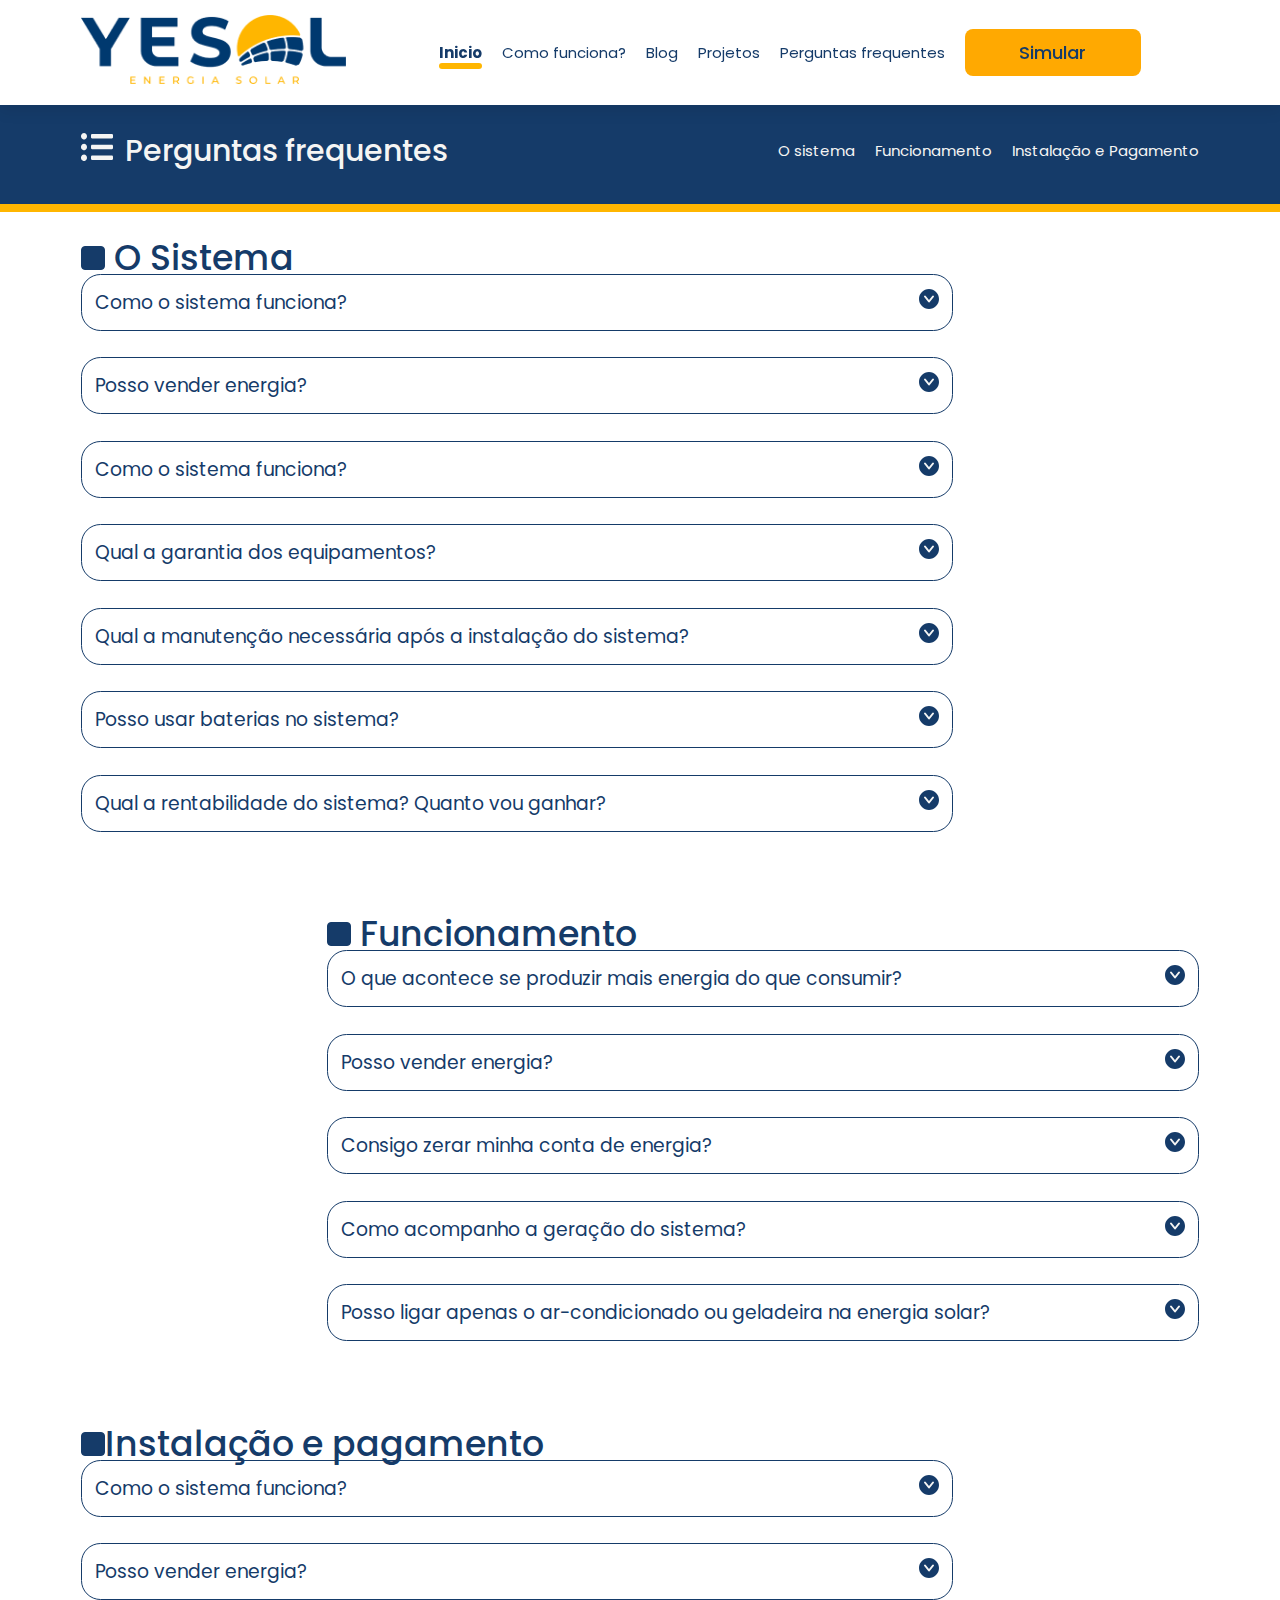
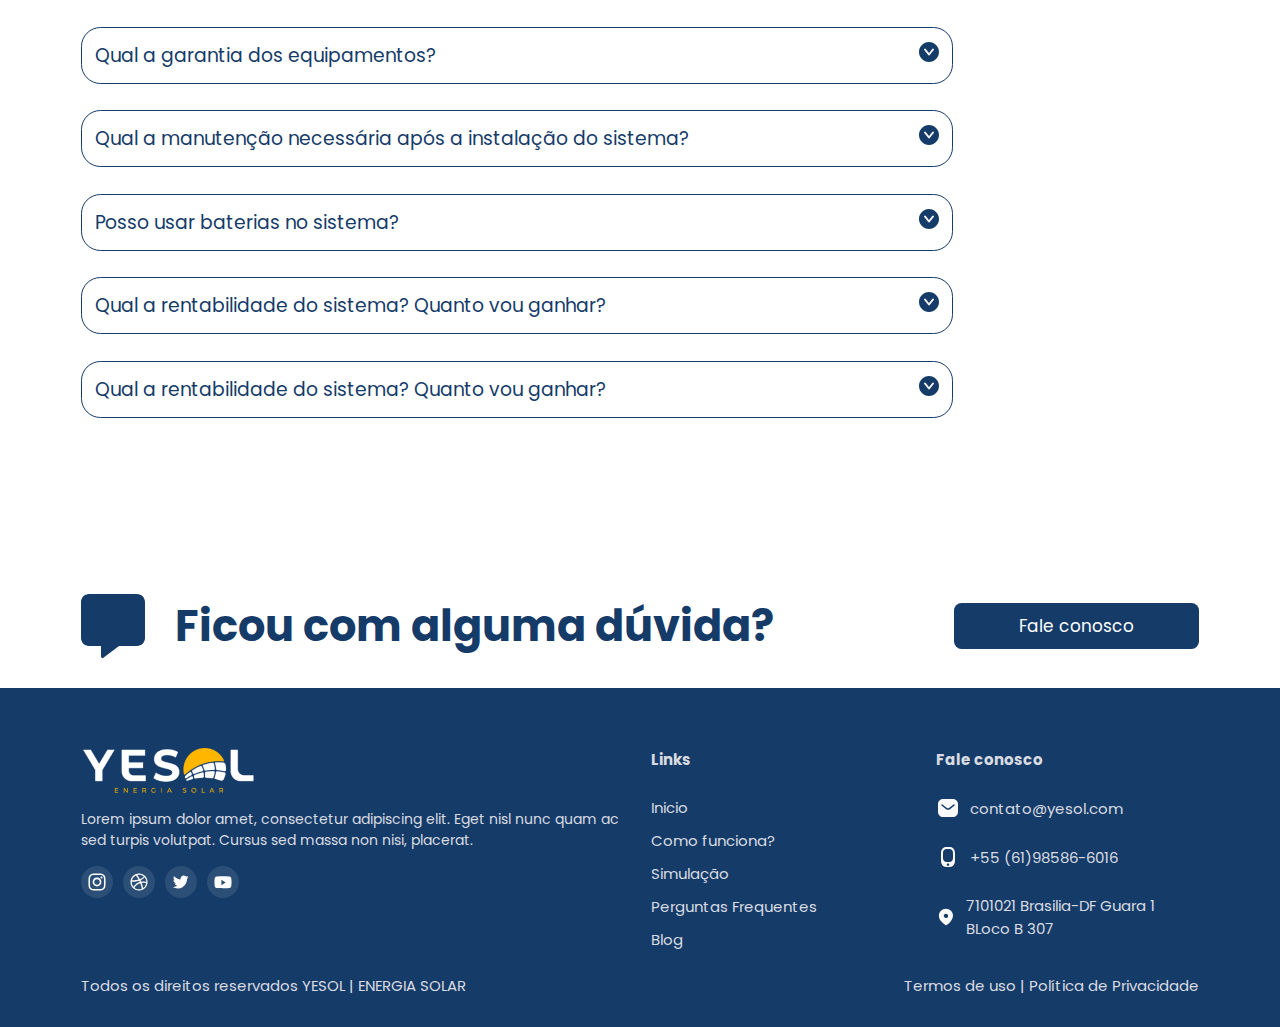
<file: perguntas-frequentes-2.html>
<!DOCTYPE html>
<html lang="pt-BR">
  <head>
    <link rel="preconnect" href="https://fonts.googleapis.com" />
    <link rel="preconnect" href="https://fonts.gstatic.com" crossorigin />
    <meta charset="UTF-8" />
    <meta http-equiv="X-UA-Compatible" content="IE=edge" />
    <meta name="viewport" content="width=device-width, initial-scale=1.0" />
    <link
      href="https://fonts.googleapis.com/css2?family=Poppins:wght@400;500;600;700&display=swap"
      rel="stylesheet"
    />
    <link rel="stylesheet" href="css/bootstrap-grid.min.css" />
    <link rel="stylesheet" href="css/faq-2.css" />
    <link rel="stylesheet" href="css/navbar.css" />
    <link rel="stylesheet" href="css/footer.css" />
    <link rel="stylesheet" href="css/hamburgers.min.css" />
    <link rel="stylesheet" href="css/reset.css" />

    <title>Yesol</title>
  </head>
  <body>
    <!--menu mobile-->
    <div class="bg"></div>
    <div class="menu">
      <nav class="menu__links">
        <a href="index.html" class="logo">
          <img src="images/logo.png" alt="logo da empresa" />
        </a>

        <ul class="d-flex flex-column gap-2">
          <li><a class="nav-active" href="#" data-links>Inicio</a></li>
          <li><a href="como-funciona.html" data-links>Como funciona?</a></li>
          <li><a href="#" data-links>Blog</a></li>
          <li><a href="#" data-links>Projetos</a></li>
          <li><a href="#" data-links>Perguntas frequentes</a></li>
          <li class="max-w-176"><a class="btn-nav" href="#">Simular</a></li>
        </ul>
      </nav>
    </div>

    <!--fim do menu mobile-->
    <header class="nav">
      <div
        class="container py-3 d-flex justify-content-between align-items-center"
      >
        <a href="index.html" class="logo">
          <img src="images/logo.png" alt="logo da empresa" />
        </a>
        <a class="mobile-btn d-xl-none d-block" href="#">Simular</a>
        <button
          class="hamburger hamburger--slider d-xl-none d-block"
          type="button"
        >
          <span class="hamburger-box">
            <span class="hamburger-inner"></span>
          </span>
        </button>

        <nav class="nav d-xl-block d-none">
          <ul class="d-flex gap-2 align-items-center">
            <li><a class="nav-active" href="#" data-links>Inicio</a></li>
            <li><a href="como-funciona.html" data-links>Como funciona?</a></li>
            <li><a href="#" data-links>Blog</a></li>
            <li><a href="#" data-links>Projetos</a></li>
            <li><a href="#" data-links>Perguntas frequentes</a></li>
            <li class="max-w-176"><a class="btn-nav" href="#">Simular</a></li>
          </ul>
        </nav>
      </div>
    </header>
    <div class="sub__header">
      <div class="container d-flex justify-content-between align-items-center">
        <div>
          <img src="images/faq-header-icon.svg" alt="Icone FAQs" />
          <strong>Perguntas frequentes</strong>
        </div>
        <ul class="gap-2 d-xl-flex d-none">
          <li><a href="#sistema">O sistema</a></li>
          <li><a href="#funcionamento">Funcionamento</a></li>
          <li><a href="#pagamento">Instalação e Pagamento</a></li>
        </ul>
      </div>
      <!--container-->
    </div>
    <section class="sistema" id="sistema">
      <div class="container">
        <div class="wrapper">
          <strong><img src="images/title-square.svg" alt="Quadrado"> O Sistema</strong>
          <div class="perguntas d-flex align-items-center flex-column">
            <span class="d-flex align-items-center justify-content-between" data-faq>Como o sistema funciona? <div><svg width="20" height="20" viewBox="0 0 20 20" fill="none" xmlns="http://www.w3.org/2000/svg">
              <path d="M20 10C20 15.5228 15.5228 20 10 20C4.47715 20 3.91405e-07 15.5228 8.74228e-07 10C1.35705e-06 4.47715 4.47715 -1.35705e-06 10 -8.74228e-07C15.5228 -3.91405e-07 20 4.47715 20 10Z" fill="#153B69"/>
              <path d="M6 7.5L10 12.5L14 7.5" stroke="#F5F5F4" stroke-width="2" stroke-linecap="round" stroke-linejoin="round"/>
              </svg></div></span>
            <p>
              Não, de acordo com a Resolução 482/12 da Aneel se você produzir
              mais energia do que consumiu esta energia excedente torna-se
              crédito para você usar posteriormente. Ou seja, quando for
              calcular o tamanho do seu sistema fotovoltaico calcule para que
              ele não produza por ano mais energia do que você normalmente
              consome.
            </p>
          </div>
          <!--perguntas-->

          <div class="perguntas d-flex align-items-center flex-column">
            <span class="d-flex align-items-center justify-content-between" data-faq>Posso vender energia? <div><svg width="20" height="20" viewBox="0 0 20 20" fill="none" xmlns="http://www.w3.org/2000/svg">
              <path d="M20 10C20 15.5228 15.5228 20 10 20C4.47715 20 3.91405e-07 15.5228 8.74228e-07 10C1.35705e-06 4.47715 4.47715 -1.35705e-06 10 -8.74228e-07C15.5228 -3.91405e-07 20 4.47715 20 10Z" fill="#153B69"/>
              <path d="M6 7.5L10 12.5L14 7.5" stroke="#F5F5F4" stroke-width="2" stroke-linecap="round" stroke-linejoin="round"/>
              </svg></div></span>
            <p>
              Não, de acordo com a Resolução 482/12 da Aneel se você produzir
              mais energia do que consumiu esta energia excedente torna-se
              crédito para você usar posteriormente. Ou seja, quando for
              calcular o tamanho do seu sistema fotovoltaico calcule para que
              ele não produza por ano mais energia do que você normalmente
              consome.
            </p>
        
          </div>
          <!--perguntas-->

          <div class="perguntas d-flex align-items-center flex-column">
            <span class="d-flex align-items-center justify-content-between" data-faq>Como o sistema funciona? <div><svg width="20" height="20" viewBox="0 0 20 20" fill="none" xmlns="http://www.w3.org/2000/svg">
              <path d="M20 10C20 15.5228 15.5228 20 10 20C4.47715 20 3.91405e-07 15.5228 8.74228e-07 10C1.35705e-06 4.47715 4.47715 -1.35705e-06 10 -8.74228e-07C15.5228 -3.91405e-07 20 4.47715 20 10Z" fill="#153B69"/>
              <path d="M6 7.5L10 12.5L14 7.5" stroke="#F5F5F4" stroke-width="2" stroke-linecap="round" stroke-linejoin="round"/>
              </svg></div></span>
            <p>
              Não, de acordo com a Resolução 482/12 da Aneel se você produzir
              mais energia do que consumiu esta energia excedente torna-se
              crédito para você usar posteriormente. Ou seja, quando for
              calcular o tamanho do seu sistema fotovoltaico calcule para que
              ele não produza por ano mais energia do que você normalmente
              consome.
            </p>
          </div>
          <!--perguntas-->

          <div class="perguntas d-flex align-items-center flex-column">
            <span class="d-flex align-items-center justify-content-between" data-faq>Qual a garantia dos equipamentos? <div><svg width="20" height="20" viewBox="0 0 20 20" fill="none" xmlns="http://www.w3.org/2000/svg">
              <path d="M20 10C20 15.5228 15.5228 20 10 20C4.47715 20 3.91405e-07 15.5228 8.74228e-07 10C1.35705e-06 4.47715 4.47715 -1.35705e-06 10 -8.74228e-07C15.5228 -3.91405e-07 20 4.47715 20 10Z" fill="#153B69"/>
              <path d="M6 7.5L10 12.5L14 7.5" stroke="#F5F5F4" stroke-width="2" stroke-linecap="round" stroke-linejoin="round"/>
              </svg></div></span>
            <p>
              Não, de acordo com a Resolução 482/12 da Aneel se você produzir
              mais energia do que consumiu esta energia excedente torna-se
              crédito para você usar posteriormente. Ou seja, quando for
              calcular o tamanho do seu sistema fotovoltaico calcule para que
              ele não produza por ano mais energia do que você normalmente
              consome.
            </p>
          </div>
          <!--perguntas-->
          <img
            class="square d-xl-block d-none"
            src="images/squares.png"
            alt="Quadrado lateral"
          />

          <div class="perguntas d-flex align-items-center flex-column">
            <span class="d-flex align-items-center justify-content-between" data-faq
              >Qual a manutenção necessária após a instalação do sistema? <div><svg width="20" height="20" viewBox="0 0 20 20" fill="none" xmlns="http://www.w3.org/2000/svg">
                <path d="M20 10C20 15.5228 15.5228 20 10 20C4.47715 20 3.91405e-07 15.5228 8.74228e-07 10C1.35705e-06 4.47715 4.47715 -1.35705e-06 10 -8.74228e-07C15.5228 -3.91405e-07 20 4.47715 20 10Z" fill="#153B69"/>
                <path d="M6 7.5L10 12.5L14 7.5" stroke="#F5F5F4" stroke-width="2" stroke-linecap="round" stroke-linejoin="round"/>
                </svg></div></span
            >
            <p>
              Não, de acordo com a Resolução 482/12 da Aneel se você produzir
              mais energia do que consumiu esta energia excedente torna-se
              crédito para você usar posteriormente. Ou seja, quando for
              calcular o tamanho do seu sistema fotovoltaico calcule para que
              ele não produza por ano mais energia do que você normalmente
              consome.
            </p>
            <!--faq__arrow-->
          </div>
          <!--perguntas-->

          <div class="perguntas d-flex align-items-center flex-column">
            <span class="d-flex align-items-center justify-content-between" data-faq>Posso usar baterias no sistema? <div><svg width="20" height="20" viewBox="0 0 20 20" fill="none" xmlns="http://www.w3.org/2000/svg">
              <path d="M20 10C20 15.5228 15.5228 20 10 20C4.47715 20 3.91405e-07 15.5228 8.74228e-07 10C1.35705e-06 4.47715 4.47715 -1.35705e-06 10 -8.74228e-07C15.5228 -3.91405e-07 20 4.47715 20 10Z" fill="#153B69"/>
              <path d="M6 7.5L10 12.5L14 7.5" stroke="#F5F5F4" stroke-width="2" stroke-linecap="round" stroke-linejoin="round"/>
              </svg></div></span>
            <p>
              Não, de acordo com a Resolução 482/12 da Aneel se você produzir
              mais energia do que consumiu esta energia excedente torna-se
              crédito para você usar posteriormente. Ou seja, quando for
              calcular o tamanho do seu sistema fotovoltaico calcule para que
              ele não produza por ano mais energia do que você normalmente
              consome.
            </p>
          </div>
          <!--perguntas-->

          <div class="perguntas d-flex align-items-center flex-column">
            <span class="d-flex align-items-center justify-content-between" data-faq
              >Qual a rentabilidade do sistema? Quanto vou ganhar? <div><svg width="20" height="20" viewBox="0 0 20 20" fill="none" xmlns="http://www.w3.org/2000/svg">
                <path d="M20 10C20 15.5228 15.5228 20 10 20C4.47715 20 3.91405e-07 15.5228 8.74228e-07 10C1.35705e-06 4.47715 4.47715 -1.35705e-06 10 -8.74228e-07C15.5228 -3.91405e-07 20 4.47715 20 10Z" fill="#153B69"/>
                <path d="M6 7.5L10 12.5L14 7.5" stroke="#F5F5F4" stroke-width="2" stroke-linecap="round" stroke-linejoin="round"/>
                </svg></div></span
            >
            <p>
              Não, de acordo com a Resolução 482/12 da Aneel se você produzir
              mais energia do que consumiu esta energia excedente torna-se
              crédito para você usar posteriormente. Ou seja, quando for
              calcular o tamanho do seu sistema fotovoltaico calcule para que
              ele não produza por ano mais energia do que você normalmente
              consome.
            </p>
          </div>
          <!--perguntas-->
        </div>
      </div>
      <!--container-->
    </section>
    <!--sistema-->
    <section class="funcionamento" id="funcionamento">
      <div class="container d-flex justify-content-end">
        <div class="wrapper">
          <strong><img src="images/title-square.svg" alt="Quadrado"> Funcionamento</strong>
          <div
            class="perguntas d-flex align-items-center flex-column justify-content-end"
          >
            <span data-faq class="d-flex align-items-center justify-content-between"
              >O que acontece se produzir mais energia do que consumir? <div><svg width="20" height="20" viewBox="0 0 20 20" fill="none" xmlns="http://www.w3.org/2000/svg">
                <path d="M20 10C20 15.5228 15.5228 20 10 20C4.47715 20 3.91405e-07 15.5228 8.74228e-07 10C1.35705e-06 4.47715 4.47715 -1.35705e-06 10 -8.74228e-07C15.5228 -3.91405e-07 20 4.47715 20 10Z" fill="#153B69"/>
                <path d="M6 7.5L10 12.5L14 7.5" stroke="#F5F5F4" stroke-width="2" stroke-linecap="round" stroke-linejoin="round"/>
                </svg></div></span
            >
            <p>
              Não, de acordo com a Resolução 482/12 da Aneel se você produzir
              mais energia do que consumiu esta energia excedente torna-se
              crédito para você usar posteriormente. Ou seja, quando for
              calcular o tamanho do seu sistema fotovoltaico calcule para que
              ele não produza por ano mais energia do que você normalmente
              consome.
            </p>
          </div>
          <!--perguntas-->

          <div class="perguntas d-flex align-items-center flex-column">
            <span class="d-flex align-items-center justify-content-between" data-faq>Posso vender energia? <div><svg width="20" height="20" viewBox="0 0 20 20" fill="none" xmlns="http://www.w3.org/2000/svg">
              <path d="M20 10C20 15.5228 15.5228 20 10 20C4.47715 20 3.91405e-07 15.5228 8.74228e-07 10C1.35705e-06 4.47715 4.47715 -1.35705e-06 10 -8.74228e-07C15.5228 -3.91405e-07 20 4.47715 20 10Z" fill="#153B69"/>
              <path d="M6 7.5L10 12.5L14 7.5" stroke="#F5F5F4" stroke-width="2" stroke-linecap="round" stroke-linejoin="round"/>
              </svg></div></span>
            <p>
              Não, de acordo com a Resolução 482/12 da Aneel se você produzir
              mais energia do que consumiu esta energia excedente torna-se
              crédito para você usar posteriormente. Ou seja, quando for
              calcular o tamanho do seu sistema fotovoltaico calcule para que
              ele não produza por ano mais energia do que você normalmente
              consome.
            </p>
          </div>
          <!--perguntas-->
          <img
            class="square-2 d-xl-block d-none"
            src="images/squares.png"
            alt="Quadrado lateral"
          />

          <div class="perguntas d-flex align-items-center flex-column">
            <span class="d-flex align-items-center justify-content-between" data-faq>Consigo zerar minha conta de energia? <div><svg width="20" height="20" viewBox="0 0 20 20" fill="none" xmlns="http://www.w3.org/2000/svg">
              <path d="M20 10C20 15.5228 15.5228 20 10 20C4.47715 20 3.91405e-07 15.5228 8.74228e-07 10C1.35705e-06 4.47715 4.47715 -1.35705e-06 10 -8.74228e-07C15.5228 -3.91405e-07 20 4.47715 20 10Z" fill="#153B69"/>
              <path d="M6 7.5L10 12.5L14 7.5" stroke="#F5F5F4" stroke-width="2" stroke-linecap="round" stroke-linejoin="round"/>
              </svg></div></span>
            <p>
              Não, de acordo com a Resolução 482/12 da Aneel se você produzir
              mais energia do que consumiu esta energia excedente torna-se
              crédito para você usar posteriormente. Ou seja, quando for
              calcular o tamanho do seu sistema fotovoltaico calcule para que
              ele não produza por ano mais energia do que você normalmente
              consome.
            </p>
          </div>
          <!--perguntas-->

          <div class="perguntas d-flex align-items-center flex-column">
            <span class="d-flex align-items-center justify-content-between" data-faq>Como acompanho a geração do sistema? <div><svg width="20" height="20" viewBox="0 0 20 20" fill="none" xmlns="http://www.w3.org/2000/svg">
              <path d="M20 10C20 15.5228 15.5228 20 10 20C4.47715 20 3.91405e-07 15.5228 8.74228e-07 10C1.35705e-06 4.47715 4.47715 -1.35705e-06 10 -8.74228e-07C15.5228 -3.91405e-07 20 4.47715 20 10Z" fill="#153B69"/>
              <path d="M6 7.5L10 12.5L14 7.5" stroke="#F5F5F4" stroke-width="2" stroke-linecap="round" stroke-linejoin="round"/>
              </svg></div></span>
            <p>
              Não, de acordo com a Resolução 482/12 da Aneel se você produzir
              mais energia do que consumiu esta energia excedente torna-se
              crédito para você usar posteriormente. Ou seja, quando for
              calcular o tamanho do seu sistema fotovoltaico calcule para que
              ele não produza por ano mais energia do que você normalmente
              consome.
            </p>
          </div>
          <!--perguntas-->

          <div class="perguntas d-flex align-items-center flex-column">
            <span class="d-flex align-items-center justify-content-between" data-faq
              >Posso ligar apenas o ar-condicionado ou geladeira na energia
              solar? <div><svg width="20" height="20" viewBox="0 0 20 20" fill="none" xmlns="http://www.w3.org/2000/svg">
                <path d="M20 10C20 15.5228 15.5228 20 10 20C4.47715 20 3.91405e-07 15.5228 8.74228e-07 10C1.35705e-06 4.47715 4.47715 -1.35705e-06 10 -8.74228e-07C15.5228 -3.91405e-07 20 4.47715 20 10Z" fill="#153B69"/>
                <path d="M6 7.5L10 12.5L14 7.5" stroke="#F5F5F4" stroke-width="2" stroke-linecap="round" stroke-linejoin="round"/>
                </svg></div></span
            >
            <p>
              Não, de acordo com a Resolução 482/12 da Aneel se você produzir
              mais energia do que consumiu esta energia excedente torna-se
              crédito para você usar posteriormente. Ou seja, quando for
              calcular o tamanho do seu sistema fotovoltaico calcule para que
              ele não produza por ano mais energia do que você normalmente
              consome.
            </p>
          </div>
          <!--perguntas-->
        </div>
      </div>
      <!--container-->
    </section>
    <!--funcionamento-->
    <section class="pagamento" id="pagamento">
      <img
        class="square-3 d-xl-block d-none"
        src="images/squares-2.png"
        alt="Quadrado lateral"
      />
      <div class="container">
        <div class="wrapper">
          <strong><img src="images/title-square.svg" alt="Quadrado">Instalação e pagamento</strong>
        <div class="perguntas d-flex align-items-center flex-column">
          <span class="d-flex align-items-center justify-content-between" data-faq>Como o sistema funciona? <div><svg width="20" height="20" viewBox="0 0 20 20" fill="none" xmlns="http://www.w3.org/2000/svg">
            <path d="M20 10C20 15.5228 15.5228 20 10 20C4.47715 20 3.91405e-07 15.5228 8.74228e-07 10C1.35705e-06 4.47715 4.47715 -1.35705e-06 10 -8.74228e-07C15.5228 -3.91405e-07 20 4.47715 20 10Z" fill="#153B69"/>
            <path d="M6 7.5L10 12.5L14 7.5" stroke="#F5F5F4" stroke-width="2" stroke-linecap="round" stroke-linejoin="round"/>
            </svg></div></span>
          <p>
            Não, de acordo com a Resolução 482/12 da Aneel se você produzir mais
            energia do que consumiu esta energia excedente torna-se crédito para
            você usar posteriormente. Ou seja, quando for calcular o tamanho do
            seu sistema fotovoltaico calcule para que ele não produza por ano
            mais energia do que você normalmente consome.
          </p>
       
            
        </div>
        <!--perguntas-->

        <div class="perguntas d-flex align-items-center flex-column">
          <span class="d-flex align-items-center justify-content-between" data-faq>Posso vender energia? <div><svg width="20" height="20" viewBox="0 0 20 20" fill="none" xmlns="http://www.w3.org/2000/svg">
            <path d="M20 10C20 15.5228 15.5228 20 10 20C4.47715 20 3.91405e-07 15.5228 8.74228e-07 10C1.35705e-06 4.47715 4.47715 -1.35705e-06 10 -8.74228e-07C15.5228 -3.91405e-07 20 4.47715 20 10Z" fill="#153B69"/>
            <path d="M6 7.5L10 12.5L14 7.5" stroke="#F5F5F4" stroke-width="2" stroke-linecap="round" stroke-linejoin="round"/>
            </svg></div></span>
          <p>
            Não, de acordo com a Resolução 482/12 da Aneel se você produzir mais
            energia do que consumiu esta energia excedente torna-se crédito para
            você usar posteriormente. Ou seja, quando for calcular o tamanho do
            seu sistema fotovoltaico calcule para que ele não produza por ano
            mais energia do que você normalmente consome.
          </p>
        </div>
        <!--perguntas-->

        <div class="perguntas d-flex align-items-center flex-column">
          <span class="d-flex align-items-center justify-content-between" data-faq>Qual a garantia dos equipamentos? <div><svg width="20" height="20" viewBox="0 0 20 20" fill="none" xmlns="http://www.w3.org/2000/svg">
            <path d="M20 10C20 15.5228 15.5228 20 10 20C4.47715 20 3.91405e-07 15.5228 8.74228e-07 10C1.35705e-06 4.47715 4.47715 -1.35705e-06 10 -8.74228e-07C15.5228 -3.91405e-07 20 4.47715 20 10Z" fill="#153B69"/>
            <path d="M6 7.5L10 12.5L14 7.5" stroke="#F5F5F4" stroke-width="2" stroke-linecap="round" stroke-linejoin="round"/>
            </svg></div></span>
          <p>
            Não, de acordo com a Resolução 482/12 da Aneel se você produzir mais
            energia do que consumiu esta energia excedente torna-se crédito para
            você usar posteriormente. Ou seja, quando for calcular o tamanho do
            seu sistema fotovoltaico calcule para que ele não produza por ano
            mais energia do que você normalmente consome.
          </p>
        </div>
        <!--perguntas-->

        <div class="perguntas d-flex align-items-center flex-column">
          <span class="d-flex align-items-center justify-content-between" data-faq
            >Qual a manutenção necessária após a instalação do sistema? <div><svg width="20" height="20" viewBox="0 0 20 20" fill="none" xmlns="http://www.w3.org/2000/svg">
              <path d="M20 10C20 15.5228 15.5228 20 10 20C4.47715 20 3.91405e-07 15.5228 8.74228e-07 10C1.35705e-06 4.47715 4.47715 -1.35705e-06 10 -8.74228e-07C15.5228 -3.91405e-07 20 4.47715 20 10Z" fill="#153B69"/>
              <path d="M6 7.5L10 12.5L14 7.5" stroke="#F5F5F4" stroke-width="2" stroke-linecap="round" stroke-linejoin="round"/>
              </svg></div></span
          >
          <p>
            Não, de acordo com a Resolução 482/12 da Aneel se você produzir mais
            energia do que consumiu esta energia excedente torna-se crédito para
            você usar posteriormente. Ou seja, quando for calcular o tamanho do
            seu sistema fotovoltaico calcule para que ele não produza por ano
            mais energia do que você normalmente consome.
          </p>
        </div>
        <!--perguntas-->

        <div class="perguntas d-flex align-items-center flex-column">
          <span class="d-flex align-items-center justify-content-between" data-faq>Posso usar baterias no sistema? <div><svg width="20" height="20" viewBox="0 0 20 20" fill="none" xmlns="http://www.w3.org/2000/svg">
            <path d="M20 10C20 15.5228 15.5228 20 10 20C4.47715 20 3.91405e-07 15.5228 8.74228e-07 10C1.35705e-06 4.47715 4.47715 -1.35705e-06 10 -8.74228e-07C15.5228 -3.91405e-07 20 4.47715 20 10Z" fill="#153B69"/>
            <path d="M6 7.5L10 12.5L14 7.5" stroke="#F5F5F4" stroke-width="2" stroke-linecap="round" stroke-linejoin="round"/>
            </svg></div></span>
          <p>
            Não, de acordo com a Resolução 482/12 da Aneel se você produzir mais
            energia do que consumiu esta energia excedente torna-se crédito para
            você usar posteriormente. Ou seja, quando for calcular o tamanho do
            seu sistema fotovoltaico calcule para que ele não produza por ano
            mais energia do que você normalmente consome.
          </p>
        </div>
        <!--perguntas-->

        <div class="perguntas d-flex align-items-center flex-column">
          <span class="d-flex align-items-center justify-content-between" data-faq
            >Qual a rentabilidade do sistema? Quanto vou ganhar? <div><svg width="20" height="20" viewBox="0 0 20 20" fill="none" xmlns="http://www.w3.org/2000/svg">
              <path d="M20 10C20 15.5228 15.5228 20 10 20C4.47715 20 3.91405e-07 15.5228 8.74228e-07 10C1.35705e-06 4.47715 4.47715 -1.35705e-06 10 -8.74228e-07C15.5228 -3.91405e-07 20 4.47715 20 10Z" fill="#153B69"/>
              <path d="M6 7.5L10 12.5L14 7.5" stroke="#F5F5F4" stroke-width="2" stroke-linecap="round" stroke-linejoin="round"/>
              </svg></div></span
          >
          <p>
            Não, de acordo com a Resolução 482/12 da Aneel se você produzir mais
            energia do que consumiu esta energia excedente torna-se crédito para
            você usar posteriormente. Ou seja, quando for calcular o tamanho do
            seu sistema fotovoltaico calcule para que ele não produza por ano
            mais energia do que você normalmente consome.
          </p>
        </div>
        <!--perguntas-->

        <div class="perguntas d-flex align-items-center flex-column">
          <span class="d-flex align-items-center justify-content-between" data-faq
            >Qual a rentabilidade do sistema? Quanto vou ganhar? <div><svg width="20" height="20" viewBox="0 0 20 20" fill="none" xmlns="http://www.w3.org/2000/svg">
              <path d="M20 10C20 15.5228 15.5228 20 10 20C4.47715 20 3.91405e-07 15.5228 8.74228e-07 10C1.35705e-06 4.47715 4.47715 -1.35705e-06 10 -8.74228e-07C15.5228 -3.91405e-07 20 4.47715 20 10Z" fill="#153B69"/>
              <path d="M6 7.5L10 12.5L14 7.5" stroke="#F5F5F4" stroke-width="2" stroke-linecap="round" stroke-linejoin="round"/>
              </svg></div></span
          >
          <p>
            Não, de acordo com a Resolução 482/12 da Aneel se você produzir mais
            energia do que consumiu esta energia excedente torna-se crédito para
            você usar posteriormente. Ou seja, quando for calcular o tamanho do
            seu sistema fotovoltaico calcule para que ele não produza por ano
            mais energia do que você normalmente consome.
          </p>
        </div>
        <!--perguntas-->
      </div>
      <!--container-->
    </section>
    <!--sistema-->
    
    <section class="faq">
      <div class="container">
        <div
          class="d-flex align-items-center justify-content-between flex-md-row flex-column"
        >
          <div class="d-flex align-items-center __faq">
            <img src="images/faq-icon.svg" alt="Ícone de chat" />
            <strong>Ficou com alguma dúvida?</strong>
          </div>
          <a href="#">Fale conosco</a>
        </div>
      </div>
    </div>
      <!--container-->
        
    </section>
    <footer>
      <div class="container">
        <div class="row">
          <div class="col-md-6">
            <img
              class="img-fluid"
              src="images/logo-footer.png"
              alt="logo da empresa"
            />
            <p>
              Lorem ipsum dolor amet, consectetur adipiscing elit. Eget nisl
              nunc quam ac sed turpis volutpat. Cursus sed massa non nisi,
              placerat.
            </p>
            <div
              class="d-flex justify-content-md-start justify-content-center gap-1 my-3"
            >
              <a href="#">
                <svg
                  width="32"
                  height="32"
                  viewBox="0 0 32 32"
                  fill="none"
                  xmlns="http://www.w3.org/2000/svg"
                >
                  <path
                    opacity="0.1"
                    fill-rule="evenodd"
                    clip-rule="evenodd"
                    d="M0 16C0 7.16344 7.16344 0 16 0C24.8366 0 32 7.16344 32 16C32 24.8366 24.8366 32 16 32C7.16344 32 0 24.8366 0 16Z"
                    fill="white"
                  />
                  <path
                    fill-rule="evenodd"
                    clip-rule="evenodd"
                    d="M16.0009 7.4668C13.6834 7.4668 13.3925 7.47693 12.4823 7.51835C11.5739 7.55995 10.9538 7.70378 10.4112 7.9148C9.84993 8.13276 9.37384 8.42432 8.89952 8.89881C8.42485 9.37313 8.13329 9.84922 7.91462 10.4103C7.70307 10.9531 7.55906 11.5733 7.51818 12.4814C7.47746 13.3917 7.4668 13.6827 7.4668 16.0002C7.4668 18.3178 7.47711 18.6077 7.51835 19.5179C7.56013 20.4264 7.70395 21.0465 7.9148 21.5891C8.13294 22.1503 8.4245 22.6264 8.89899 23.1007C9.37313 23.5754 9.84922 23.8677 10.4101 24.0856C10.9531 24.2967 11.5733 24.4405 12.4816 24.4821C13.3918 24.5235 13.6825 24.5336 15.9999 24.5336C18.3176 24.5336 18.6075 24.5235 19.5178 24.4821C20.4262 24.4405 21.047 24.2967 21.59 24.0856C22.151 23.8677 22.6264 23.5754 23.1006 23.1007C23.5752 22.6264 23.8668 22.1503 24.0855 21.5893C24.2952 21.0465 24.4392 20.4262 24.4819 19.5181C24.5228 18.6079 24.5335 18.3178 24.5335 16.0002C24.5335 13.6827 24.5228 13.3918 24.4819 12.4816C24.4392 11.5732 24.2952 10.9531 24.0855 10.4105C23.8668 9.84922 23.5752 9.37313 23.1006 8.89881C22.6259 8.42414 22.1512 8.13258 21.5894 7.9148C21.0454 7.70378 20.425 7.55995 19.5165 7.51835C18.6063 7.47693 18.3165 7.4668 15.9983 7.4668H16.0009ZM15.2354 9.00457C15.4626 9.00421 15.7161 9.00457 16.0009 9.00457C18.2793 9.00457 18.5494 9.01274 19.4491 9.05363C20.2811 9.09168 20.7327 9.2307 21.0335 9.3475C21.4317 9.50217 21.7156 9.68706 22.0141 9.98573C22.3128 10.2844 22.4977 10.5688 22.6527 10.9671C22.7695 11.2675 22.9087 11.7191 22.9466 12.5511C22.9875 13.4507 22.9963 13.7209 22.9963 15.9982C22.9963 18.2756 22.9875 18.5458 22.9466 19.4454C22.9085 20.2774 22.7695 20.729 22.6527 21.0294C22.498 21.4276 22.3128 21.7112 22.0141 22.0097C21.7154 22.3084 21.4319 22.4932 21.0335 22.6479C20.733 22.7652 20.2811 22.9039 19.4491 22.942C18.5495 22.9828 18.2793 22.9917 16.0009 22.9917C13.7223 22.9917 13.4522 22.9828 12.5527 22.942C11.7207 22.9036 11.2691 22.7645 10.9681 22.6477C10.5699 22.4931 10.2855 22.3082 9.98679 22.0095C9.68812 21.7108 9.50323 21.4271 9.3482 21.0287C9.2314 20.7282 9.0922 20.2767 9.05433 19.4447C9.01344 18.5451 9.00527 18.2749 9.00527 15.9961C9.00527 13.7173 9.01344 13.4485 9.05433 12.549C9.09238 11.717 9.2314 11.2654 9.3482 10.9646C9.50287 10.5664 9.68812 10.2819 9.98679 9.98324C10.2855 9.68457 10.5699 9.49968 10.9681 9.34466C11.2689 9.22732 11.7207 9.08866 12.5527 9.05043C13.3399 9.01488 13.645 9.00421 15.2354 9.00243V9.00457ZM20.556 10.4215C19.9906 10.4215 19.532 10.8796 19.532 11.4451C19.532 12.0105 19.9906 12.4691 20.556 12.4691C21.1213 12.4691 21.58 12.0105 21.58 11.4451C21.58 10.8798 21.1213 10.4215 20.556 10.4215ZM16.0009 11.6179C13.5808 11.6179 11.6187 13.5801 11.6187 16.0002C11.6187 18.4203 13.5808 20.3816 16.0009 20.3816C18.4211 20.3816 20.3825 18.4203 20.3825 16.0002C20.3825 13.5801 18.4211 11.6179 16.0009 11.6179ZM16.0009 13.1557C17.5718 13.1557 18.8454 14.4292 18.8454 16.0002C18.8454 17.5711 17.5718 18.8447 16.0009 18.8447C14.4299 18.8447 13.1564 17.5711 13.1564 16.0002C13.1564 14.4292 14.4299 13.1557 16.0009 13.1557Z"
                    fill="white"
                  />
                </svg>
              </a>

              <a href="#">
                <svg
                  width="32"
                  height="32"
                  viewBox="0 0 32 32"
                  fill="none"
                  xmlns="http://www.w3.org/2000/svg"
                >
                  <path
                    opacity="0.1"
                    fill-rule="evenodd"
                    clip-rule="evenodd"
                    d="M0 16C0 7.16344 7.16344 0 16 0C24.8366 0 32 7.16344 32 16C32 24.8366 24.8366 32 16 32C7.16344 32 0 24.8366 0 16Z"
                    fill="white"
                  />
                  <path
                    fill-rule="evenodd"
                    clip-rule="evenodd"
                    d="M24.5335 15.9883C24.5335 16.5654 24.4747 17.1417 24.3593 17.7034C24.2468 18.2518 24.0801 18.7902 23.8618 19.3049C23.6485 19.8105 23.3839 20.2977 23.0747 20.7521C22.7701 21.2036 22.4192 21.6271 22.0338 22.0133C21.6475 22.3977 21.2225 22.7476 20.7712 23.0535C20.3154 23.3605 19.8275 23.6247 19.3216 23.8391C18.8061 24.0562 18.2665 24.2227 17.7186 24.335C17.1561 24.4507 16.5777 24.5098 15.9997 24.5098C15.4214 24.5098 14.843 24.4507 14.2813 24.335C13.7326 24.2227 13.1929 24.0562 12.6779 23.8391C12.1721 23.6247 11.6837 23.3605 11.2278 23.0535C10.7766 22.7476 10.3516 22.3977 9.96611 22.0133C9.58027 21.6271 9.2294 21.2036 8.92439 20.7521C8.61687 20.2977 8.35184 19.8105 8.13768 19.3049C7.9193 18.7902 7.75224 18.2518 7.63931 17.7034C7.52515 17.1417 7.4668 16.5654 7.4668 15.9883C7.4668 15.4108 7.52511 14.8332 7.63934 14.2727C7.75227 13.7243 7.91934 13.1851 8.13771 12.6712C8.35187 12.1653 8.6169 11.6776 8.92442 11.2232C9.22943 10.7714 9.5803 10.3486 9.96614 9.96207C10.3516 9.57759 10.7766 9.22852 11.2279 8.92312C11.6837 8.61478 12.1721 8.35059 12.6779 8.13587C13.193 7.91822 13.7326 7.75139 14.2814 7.63989C14.8431 7.52506 15.4214 7.4668 15.9998 7.4668C16.5777 7.4668 17.1561 7.52506 17.7186 7.63989C18.2665 7.75142 18.8061 7.91825 19.3216 8.13587C19.8275 8.35056 20.3154 8.61478 20.7713 8.92312C21.2225 9.22852 21.6476 9.57759 22.0338 9.96207C22.4193 10.3486 22.7701 10.7714 23.0747 11.2232C23.3839 11.6776 23.6485 12.1653 23.8618 12.6712C24.0801 13.1851 24.2468 13.7243 24.3593 14.2727C24.4747 14.8332 24.5335 15.4108 24.5335 15.9883ZM12.8904 9.40618C10.8582 10.3645 9.34143 12.2343 8.86848 14.4879C9.0606 14.4895 12.0974 14.5278 15.5963 13.5995C14.335 11.3618 12.9875 9.53562 12.8904 9.40618ZM16.2001 14.7201C12.4479 15.8418 8.84724 15.7611 8.71808 15.7561C8.71597 15.8343 8.71223 15.91 8.71223 15.9883C8.71223 17.8577 9.41851 19.562 10.5794 20.8507C10.5769 20.8469 12.5712 17.3139 16.5039 16.0441C16.5989 16.0124 16.6956 15.9841 16.7914 15.9567C16.6085 15.5431 16.4089 15.1287 16.2001 14.7201ZM20.8125 10.5267C19.5295 9.39701 17.8448 8.71176 15.9997 8.71176C15.4076 8.71176 14.833 8.78333 14.2825 8.91564C14.3917 9.06212 15.7605 10.8754 17.0068 13.1605C19.7566 12.1312 20.7945 10.5533 20.8125 10.5267ZM17.2882 17.1625C17.2719 17.1679 17.2557 17.1725 17.2398 17.1783C12.9401 18.6751 11.536 21.6915 11.5208 21.7245C12.7579 22.6852 14.3097 23.2648 15.9998 23.2648C17.009 23.2648 17.9703 23.0596 18.8449 22.6881C18.737 22.0523 18.3136 19.8238 17.2882 17.1625ZM20.072 22.0232C21.7083 20.9206 22.8705 19.1697 23.1946 17.1416C23.0446 17.0934 21.0058 16.4489 18.6536 16.8254C19.6095 19.4485 19.9978 21.5847 20.072 22.0232ZM17.5678 14.2449C17.7369 14.5919 17.9007 14.9451 18.0519 15.3001C18.1057 15.4274 18.1582 15.5522 18.2095 15.677C20.7129 15.3625 23.1793 15.8917 23.2847 15.9133C23.2681 14.1883 22.6501 12.6051 21.6276 11.3656C21.6138 11.3851 20.445 13.0715 17.5678 14.2449Z"
                    fill="white"
                  />
                </svg>
              </a>

              <a href="#">
                <svg
                  width="32"
                  height="32"
                  viewBox="0 0 32 32"
                  fill="none"
                  xmlns="http://www.w3.org/2000/svg"
                >
                  <path
                    opacity="0.1"
                    fill-rule="evenodd"
                    clip-rule="evenodd"
                    d="M0 16C0 7.16344 7.16344 0 16 0C24.8366 0 32 7.16344 32 16C32 24.8366 24.8366 32 16 32C7.16344 32 0 24.8366 0 16Z"
                    fill="white"
                  />
                  <path
                    fill-rule="evenodd"
                    clip-rule="evenodd"
                    d="M15.5208 13.0051L15.5544 13.5587L14.9948 13.4909C12.9579 13.2311 11.1784 12.3498 9.66756 10.8696L8.92891 10.1352L8.73865 10.6776C8.33575 11.8865 8.59316 13.1633 9.43253 14.022C9.8802 14.4965 9.77948 14.5643 9.00725 14.2819C8.73865 14.1915 8.50363 14.1237 8.48124 14.1576C8.4029 14.2367 8.6715 15.2648 8.88414 15.6716C9.17513 16.2365 9.76828 16.7902 10.4174 17.1178L10.9658 17.3777L10.3167 17.389C9.68994 17.389 9.66756 17.4003 9.73471 17.6376C9.95854 18.372 10.8427 19.1516 11.8276 19.4906L12.5214 19.7278L11.9171 20.0894C11.0218 20.6091 9.96973 20.9029 8.91772 20.9255C8.41409 20.9368 8 20.982 8 21.0159C8 21.1289 9.36538 21.7616 10.16 22.0102C12.5438 22.7446 15.3753 22.4282 17.5017 21.1741C19.0126 20.2815 20.5235 18.5076 21.2286 16.7902C21.6091 15.875 21.9896 14.2028 21.9896 13.4006C21.9896 12.8808 22.0232 12.813 22.6499 12.1916C23.0192 11.83 23.3662 11.4346 23.4333 11.3216C23.5452 11.1069 23.534 11.1069 22.9633 11.299C22.012 11.638 21.8777 11.5928 22.3477 11.0843C22.6947 10.7228 23.1088 10.0674 23.1088 9.87536C23.1088 9.84146 22.9409 9.89796 22.7506 9.99964C22.5492 10.1126 22.1015 10.2821 21.7658 10.3838L21.1614 10.5759L20.613 10.203C20.3108 9.99964 19.8856 9.77367 19.6617 9.70588C19.0909 9.5477 18.218 9.57029 17.7032 9.75107C16.3042 10.2595 15.4201 11.5702 15.5208 13.0051Z"
                    fill="white"
                  />
                </svg>
              </a>

              <a href="#">
                <svg
                  width="32"
                  height="32"
                  viewBox="0 0 32 32"
                  fill="none"
                  xmlns="http://www.w3.org/2000/svg"
                >
                  <path
                    opacity="0.1"
                    fill-rule="evenodd"
                    clip-rule="evenodd"
                    d="M0 16C0 7.16344 7.16344 0 16 0C24.8366 0 32 7.16344 32 16C32 24.8366 24.8366 32 16 32C7.16344 32 0 24.8366 0 16Z"
                    fill="white"
                  />
                  <path
                    fill-rule="evenodd"
                    clip-rule="evenodd"
                    d="M22.6679 10.4995C23.4022 10.701 23.9805 11.2948 24.1768 12.0488C24.5335 13.4153 24.5335 16.2666 24.5335 16.2666C24.5335 16.2666 24.5335 19.1178 24.1768 20.4845C23.9805 21.2385 23.4022 21.8322 22.6679 22.0338C21.3371 22.4 16.0001 22.4 16.0001 22.4C16.0001 22.4 10.6632 22.4 9.3323 22.0338C8.59795 21.8322 8.01962 21.2385 7.82335 20.4845C7.4668 19.1178 7.4668 16.2666 7.4668 16.2666C7.4668 16.2666 7.4668 13.4153 7.82335 12.0488C8.01962 11.2948 8.59795 10.701 9.3323 10.4995C10.6632 10.1333 16.0001 10.1333 16.0001 10.1333C16.0001 10.1333 21.3371 10.1333 22.6679 10.4995ZM14.4001 13.8666V19.1999L18.6668 16.5333L14.4001 13.8666Z"
                    fill="white"
                  />
                </svg>
              </a>
            </div>
          </div>

          <div class="col-md-3">
            <ul class="d-flex flex-column gap-1">
              <li><h4>Links</h4></li>
              <li class="mt-3"><a href="index.html">Inicio</a></li>
              <li><a href="#">Como funciona?</a></li>
              <li><a href="#">Simulação</a></li>
              <li><a href="#">Perguntas Frequentes</a></li>
              <li><a href="#">Blog</a></li>
            </ul>
          </div>

          <div class="col-md-3">
            <ul
              class="d-flex align-items-md-start align-items-center flex-column gap-1"
            >
              <li><h4>Fale conosco</h4></li>
              <li class="mt-3 d-flex align-items-center gap-1">
                <svg
                  width="24"
                  height="24"
                  viewBox="0 0 24 24"
                  fill="none"
                  xmlns="http://www.w3.org/2000/svg"
                >
                  <path
                    fill-rule="evenodd"
                    clip-rule="evenodd"
                    d="M16.9395 3C18.2805 3 19.5705 3.53 20.5195 4.481C21.4695 5.43 22.0005 6.71 22.0005 8.05V15.95C22.0005 18.74 19.7305 21 16.9395 21H7.06049C4.26949 21 2.00049 18.74 2.00049 15.95V8.05C2.00049 5.26 4.25949 3 7.06049 3H16.9395ZM18.5305 9.54L18.6105 9.46C18.8495 9.17 18.8495 8.75 18.5995 8.46C18.4605 8.311 18.2695 8.22 18.0705 8.2C17.8605 8.189 17.6605 8.26 17.5095 8.4L13.0005 12C12.4205 12.481 11.5895 12.481 11.0005 12L6.50049 8.4C6.18949 8.17 5.75949 8.2 5.50049 8.47C5.23049 8.74 5.20049 9.17 5.42949 9.47L5.56049 9.6L10.1105 13.15C10.6705 13.59 11.3495 13.83 12.0605 13.83C12.7695 13.83 13.4605 13.59 14.0195 13.15L18.5305 9.54Z"
                    fill="#F9F9F9"
                  />
                </svg>
                <a href="#">contato@yesol.com</a>
              </li>
              <li class="mt-3 d-flex align-items-center gap-1">
                <svg
                  width="24"
                  height="24"
                  viewBox="0 0 24 24"
                  fill="none"
                  xmlns="http://www.w3.org/2000/svg"
                >
                  <path
                    fill-rule="evenodd"
                    clip-rule="evenodd"
                    d="M5.00846 10.6948C5.00846 10.0762 5.01591 9.45751 5.02339 8.836L5.02339 8.83599C5.02719 8.52089 5.03099 8.20506 5.03384 7.88813C5.03384 4.48283 7.16556 2 10.1094 2H13.8906C16.8344 2 18.9662 4.48283 18.9662 7.88813C18.9915 9.25221 19 10.6163 19 11.9902C19 13.3641 18.9915 14.7478 18.9662 16.1119C18.9662 19.5172 16.8344 22 13.8906 22H10.1094C7.16556 22 5.03384 19.5172 5.03384 16.1021C5.01692 14.8165 5 13.5015 5 12.1668L5.00846 10.6948ZM13.28 19.6402V19.8002C13.28 20.4738 12.7168 21.0002 12 21.0002C11.3003 21.0002 10.72 20.4738 10.72 19.8002V19.6402C10.72 18.9842 11.3003 18.4402 12 18.4402C12.7168 18.4402 13.28 18.9842 13.28 19.6402ZM7.01671 8.44364C7.01136 8.84763 7.00604 9.24974 7.00604 9.65186L7 10.6087C7 11.4762 7.01208 12.331 7.02417 13.1666C7.02417 15.3864 8.54683 17.0002 10.6495 17.0002H13.3505C15.4532 17.0002 16.9758 15.3864 16.9758 13.173C16.994 12.2863 17 11.3869 17 10.4939C17 9.60083 16.994 8.71418 16.9758 7.82753C16.9758 5.61408 15.4532 4.00024 13.3505 4.00024H10.6495C8.54683 4.00024 7.02417 5.61408 7.02417 7.82753C7.02214 8.03354 7.01942 8.23883 7.01671 8.44364Z"
                    fill="#F9F9F9"
                  />
                </svg>

                <a href="#">+55 (61)98586-6016</a>
              </li>
              <li class="mt-3 d-flex align-items-center gap-1">
                <svg
                  width="24"
                  height="24"
                  viewBox="0 0 24 24"
                  fill="none"
                  xmlns="http://www.w3.org/2000/svg"
                >
                  <path
                    fill-rule="evenodd"
                    clip-rule="evenodd"
                    d="M12.03 2.00004C14.29 2.01004 16.45 2.91004 18.03 4.49004C19.62 6.08004 20.51 8.23004 20.5 10.46V10.51C20.44 13.54 18.74 16.33 16.62 18.51C15.42 19.74 14.09 20.83 12.64 21.75C12.25 22.08 11.68 22.08 11.29 21.75C9.14 20.35 7.24 18.59 5.7 16.54C4.35 14.76 3.58 12.62 3.5 10.39C3.52 5.74004 7.34 1.99004 12.03 2.00004ZM12.03 13.26C12.74 13.26 13.42 12.99 13.92 12.5C14.44 11.99 14.731 11.311 14.731 10.6C14.731 9.12004 13.52 7.93004 12.03 7.93004C10.54 7.93004 9.34 9.12004 9.34 10.6C9.34 12.061 10.52 13.24 12 13.26H12.03Z"
                    fill="#F9F9F9"
                  />
                </svg>

                <a href="#">7101021 Brasilia-DF Guara 1 BLoco B 307</a>
              </li>
            </ul>
          </div>
        </div>

        <div
          class="d-flex flex-md-row flex-column gap-md-2 justify-content-md-between justify-content-center align-items-center mt-4"
        >
          <p>Todos os direitos reservados YESOL | ENERGIA SOLAR</p>
          <p>Termos de uso | Política de Privacidade</p>
        </div>
      </div>
    </footer>
    <script src="js/faq.js"></script>
    <script src="js/menu.js"></script>
  </body>
</html>
</file>
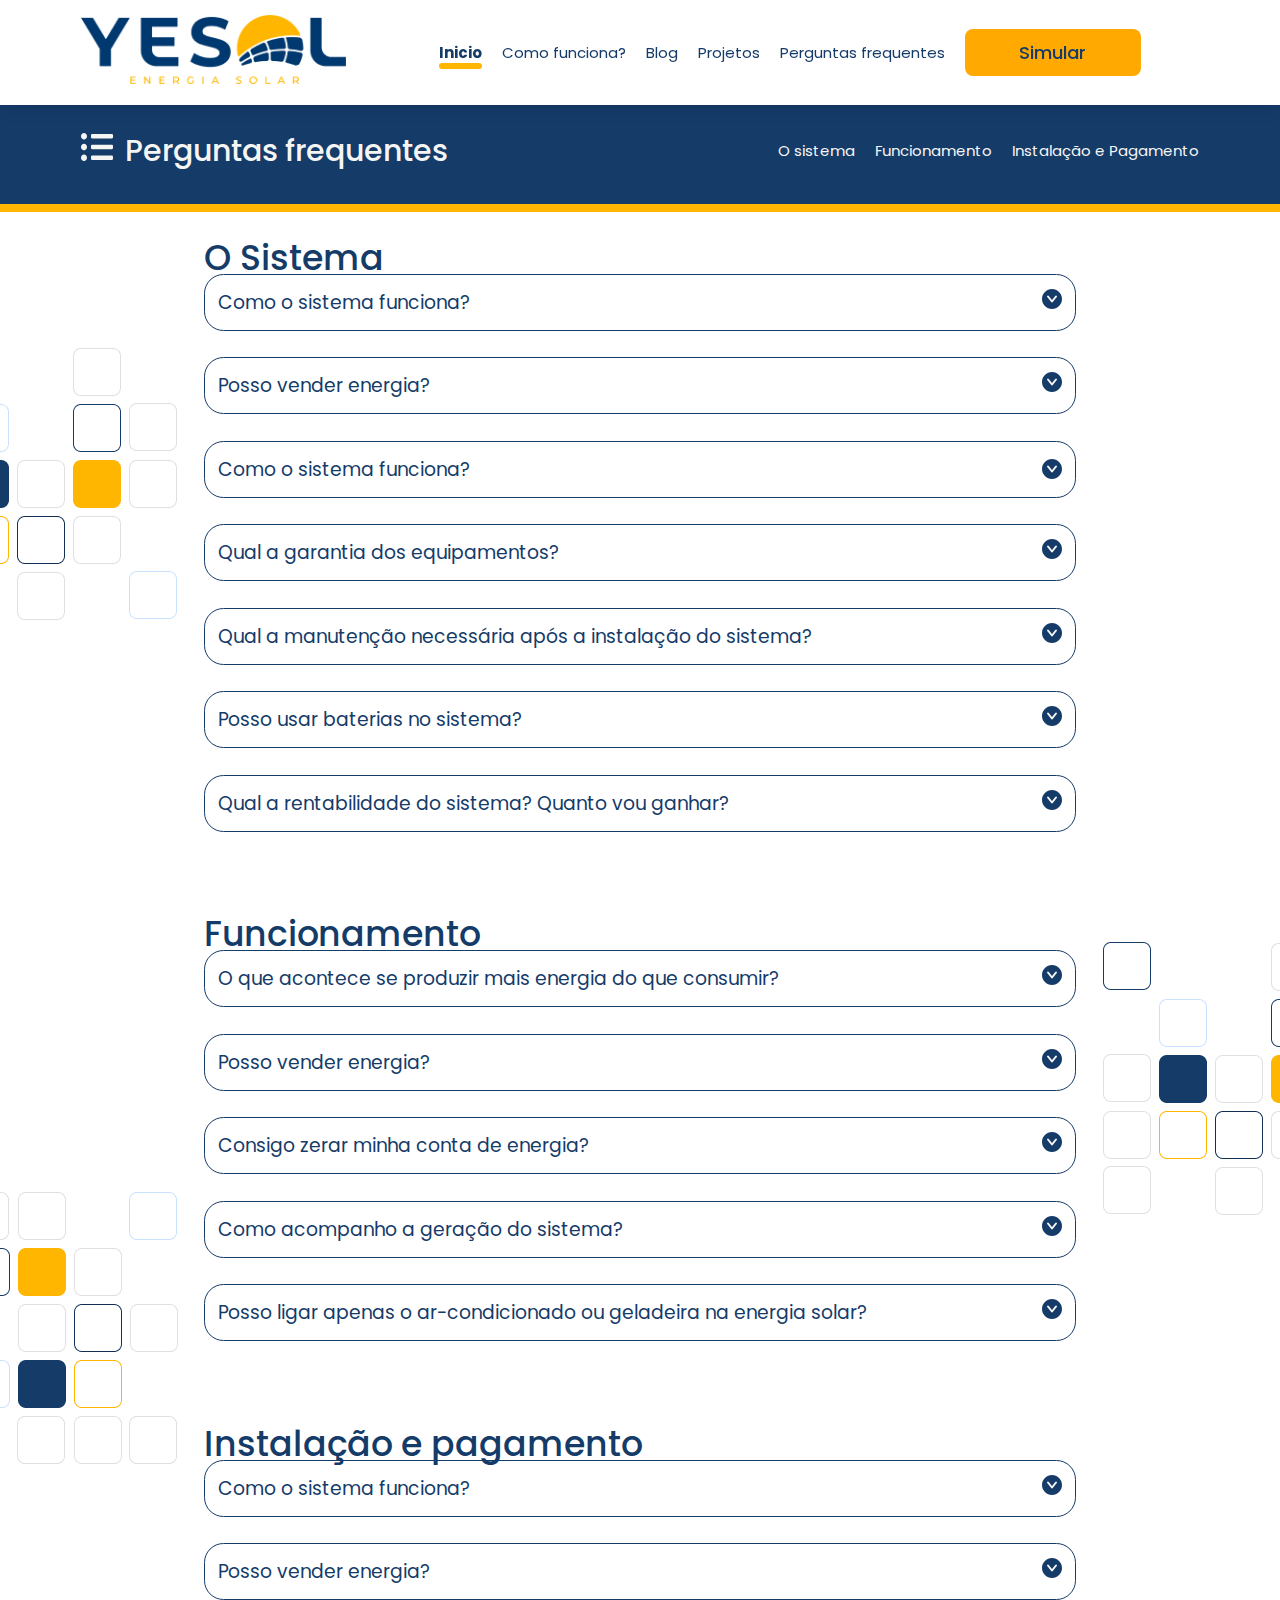
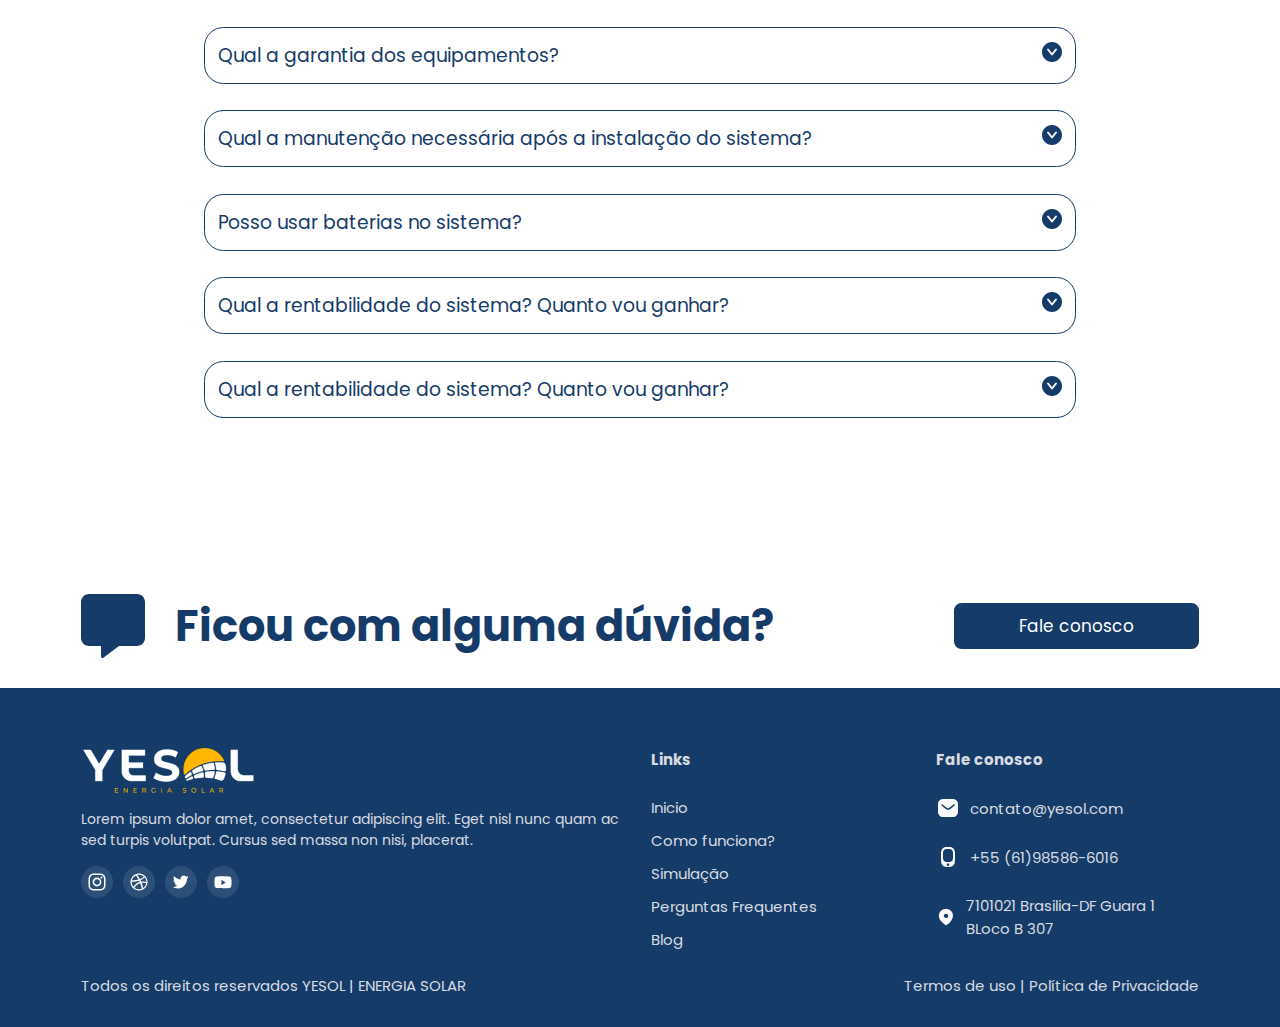
<file: perguntas-frequentes.html>
<!DOCTYPE html>
<html lang="pt-BR">
  <head>
    <link rel="preconnect" href="https://fonts.googleapis.com" />
    <link rel="preconnect" href="https://fonts.gstatic.com" crossorigin />
    <meta charset="UTF-8" />
    <meta http-equiv="X-UA-Compatible" content="IE=edge" />
    <meta name="viewport" content="width=device-width, initial-scale=1.0" />
    <link
      href="https://fonts.googleapis.com/css2?family=Poppins:wght@400;500;600;700&display=swap"
      rel="stylesheet"
    />
    <link rel="stylesheet" href="css/bootstrap-grid.min.css" />
    <link rel="stylesheet" href="css/faq.css" />
    <link rel="stylesheet" href="css/navbar.css" />
    <link rel="stylesheet" href="css/footer.css" />
    <link rel="stylesheet" href="css/hamburgers.min.css" />
    <link rel="stylesheet" href="css/reset.css" />

    <title>Yesol</title>
  </head>
  <body>
    <!--menu mobile-->
    <div class="bg"></div>
    <div class="menu">
      <nav class="menu__links">
        <a href="index.html" class="logo">
          <img src="images/logo.png" alt="logo da empresa" />
        </a>

        <ul class="d-flex flex-column gap-2">
          <li><a class="nav-active" href="#" data-links>Inicio</a></li>
          <li><a href="como-funciona.html" data-links>Como funciona?</a></li>
          <li><a href="#" data-links>Blog</a></li>
          <li><a href="#" data-links>Projetos</a></li>
          <li><a href="#" data-links>Perguntas frequentes</a></li>
          <li class="max-w-176"><a class="btn-nav" href="#">Simular</a></li>
        </ul>
      </nav>
    </div>

    <!--fim do menu mobile-->
    <header class="nav">
      <div
        class="container py-3 d-flex justify-content-between align-items-center"
      >
        <a href="index.html" class="logo">
          <img src="images/logo.png" alt="logo da empresa" />
        </a>
        <a class="mobile-btn d-xl-none d-block" href="#">Simular</a>
        <button
          class="hamburger hamburger--slider d-xl-none d-block"
          type="button"
        >
          <span class="hamburger-box">
            <span class="hamburger-inner"></span>
          </span>
        </button>

        <nav class="nav d-xl-block d-none">
          <ul class="d-flex gap-2 align-items-center">
            <li><a class="nav-active" href="#" data-links>Inicio</a></li>
            <li><a href="como-funciona.html" data-links>Como funciona?</a></li>
            <li><a href="#" data-links>Blog</a></li>
            <li><a href="#" data-links>Projetos</a></li>
            <li><a href="#" data-links>Perguntas frequentes</a></li>
            <li class="max-w-176"><a class="btn-nav" href="#">Simular</a></li>
          </ul>
        </nav>
      </div>
    </header>
    <div class="sub__header">
      <div class="container d-flex justify-content-between align-items-center">
        <div>
          <img src="images/faq-header-icon.svg" alt="Icone FAQs" />
          <strong>Perguntas frequentes</strong>
        </div>
        <ul class="gap-2 d-xl-flex d-none">
          <li><a href="">O sistema</a></li>
          <li><a href="">Funcionamento</a></li>
          <li><a href="">Instalação e Pagamento</a></li>
        </ul>
      </div>
      <!--container-->
    </div>
    <section class="sistema">
      <div class="container">
        <div class="wrapper">
          <strong>O Sistema</strong>
          <div class="perguntas d-flex align-items-center flex-column">
            <span class="d-flex align-items-center justify-content-between" data-faq>Como o sistema funciona? <div><svg width="20" height="20" viewBox="0 0 20 20" fill="none" xmlns="http://www.w3.org/2000/svg">
              <path d="M20 10C20 15.5228 15.5228 20 10 20V20C4.47715 20 3.91405e-07 15.5228 8.74228e-07 10V10C1.35705e-06 4.47715 4.47715 -1.35705e-06 10 -8.74228e-07V-8.74228e-07C15.5228 -3.91405e-07 20 4.47715 20 10V10Z" fill="#153B69"/>
              <path d="M6 7.5L10 12.5L14 7.5" stroke="#F5F5F4" stroke-width="2" stroke-linecap="round" stroke-linejoin="round"/>
              </svg>
              </div></span>
            <p>
              Não, de acordo com a Resolução 482/12 da Aneel se você produzir
              mais energia do que consumiu esta energia excedente torna-se
              crédito para você usar posteriormente. Ou seja, quando for
              calcular o tamanho do seu sistema fotovoltaico calcule para que
              ele não produza por ano mais energia do que você normalmente
              consome.
            </p>
          </div>
          <!--perguntas-->

          <div class="perguntas d-flex align-items-center flex-column">
            <span class="d-flex align-items-center justify-content-between" data-faq>Posso vender energia? <div><svg width="20" height="20" viewBox="0 0 20 20" fill="none" xmlns="http://www.w3.org/2000/svg">
              <path d="M20 10C20 15.5228 15.5228 20 10 20V20C4.47715 20 3.91405e-07 15.5228 8.74228e-07 10V10C1.35705e-06 4.47715 4.47715 -1.35705e-06 10 -8.74228e-07V-8.74228e-07C15.5228 -3.91405e-07 20 4.47715 20 10V10Z" fill="#153B69"/>
              <path d="M6 7.5L10 12.5L14 7.5" stroke="#F5F5F4" stroke-width="2" stroke-linecap="round" stroke-linejoin="round"/>
              </svg>
              </div></span>
            <p>
              Não, de acordo com a Resolução 482/12 da Aneel se você produzir
              mais energia do que consumiu esta energia excedente torna-se
              crédito para você usar posteriormente. Ou seja, quando for
              calcular o tamanho do seu sistema fotovoltaico calcule para que
              ele não produza por ano mais energia do que você normalmente
              consome.
            </p>
          </div>
          <!--perguntas-->

          <div class="perguntas d-flex align-items-center flex-column">
            <span class="d-flex align-items-center justify-content-between" data-faq>Como o sistema funciona? <svg width="20" height="20" viewBox="0 0 20 20" fill="none" xmlns="http://www.w3.org/2000/svg">
              <path d="M20 10C20 15.5228 15.5228 20 10 20V20C4.47715 20 3.91405e-07 15.5228 8.74228e-07 10V10C1.35705e-06 4.47715 4.47715 -1.35705e-06 10 -8.74228e-07V-8.74228e-07C15.5228 -3.91405e-07 20 4.47715 20 10V10Z" fill="#153B69"/>
              <path d="M6 7.5L10 12.5L14 7.5" stroke="#F5F5F4" stroke-width="2" stroke-linecap="round" stroke-linejoin="round"/>
              </svg>
              </span>
            <p>
              Não, de acordo com a Resolução 482/12 da Aneel se você produzir
              mais energia do que consumiu esta energia excedente torna-se
              crédito para você usar posteriormente. Ou seja, quando for
              calcular o tamanho do seu sistema fotovoltaico calcule para que
              ele não produza por ano mais energia do que você normalmente
              consome.
            </p>
          </div>
          <!--perguntas-->

          <div class="perguntas d-flex align-items-center flex-column">
            <span class="d-flex align-items-center justify-content-between" data-faq>Qual a garantia dos equipamentos? <div><svg width="20" height="20" viewBox="0 0 20 20" fill="none" xmlns="http://www.w3.org/2000/svg">
              <path d="M20 10C20 15.5228 15.5228 20 10 20V20C4.47715 20 3.91405e-07 15.5228 8.74228e-07 10V10C1.35705e-06 4.47715 4.47715 -1.35705e-06 10 -8.74228e-07V-8.74228e-07C15.5228 -3.91405e-07 20 4.47715 20 10V10Z" fill="#153B69"/>
              <path d="M6 7.5L10 12.5L14 7.5" stroke="#F5F5F4" stroke-width="2" stroke-linecap="round" stroke-linejoin="round"/>
              </svg>
              </div></span>
            <p>
              Não, de acordo com a Resolução 482/12 da Aneel se você produzir
              mais energia do que consumiu esta energia excedente torna-se
              crédito para você usar posteriormente. Ou seja, quando for
              calcular o tamanho do seu sistema fotovoltaico calcule para que
              ele não produza por ano mais energia do que você normalmente
              consome.
            </p>
          </div>
          <!--perguntas-->
          <img
            class="square d-xl-block d-none"
            src="images/squares.png"
            alt="Quadrado lateral"
          />

          <div class="perguntas d-flex align-items-center flex-column">
            <span class="d-flex align-items-center justify-content-between" data-faq
              >Qual a manutenção necessária após a instalação do sistema? <div><svg width="20" height="20" viewBox="0 0 20 20" fill="none" xmlns="http://www.w3.org/2000/svg">
                <path d="M20 10C20 15.5228 15.5228 20 10 20V20C4.47715 20 3.91405e-07 15.5228 8.74228e-07 10V10C1.35705e-06 4.47715 4.47715 -1.35705e-06 10 -8.74228e-07V-8.74228e-07C15.5228 -3.91405e-07 20 4.47715 20 10V10Z" fill="#153B69"/>
                <path d="M6 7.5L10 12.5L14 7.5" stroke="#F5F5F4" stroke-width="2" stroke-linecap="round" stroke-linejoin="round"/>
                </svg>
                </div></span
            >
            <p>
              Não, de acordo com a Resolução 482/12 da Aneel se você produzir
              mais energia do que consumiu esta energia excedente torna-se
              crédito para você usar posteriormente. Ou seja, quando for
              calcular o tamanho do seu sistema fotovoltaico calcule para que
              ele não produza por ano mais energia do que você normalmente
              consome.
            </p>
          </div>
          <!--perguntas-->

          <div class="perguntas d-flex align-items-center flex-column">
            <span class="d-flex align-items-center justify-content-between" data-faq>Posso usar baterias no sistema? <div><svg width="20" height="20" viewBox="0 0 20 20" fill="none" xmlns="http://www.w3.org/2000/svg">
              <path d="M20 10C20 15.5228 15.5228 20 10 20V20C4.47715 20 3.91405e-07 15.5228 8.74228e-07 10V10C1.35705e-06 4.47715 4.47715 -1.35705e-06 10 -8.74228e-07V-8.74228e-07C15.5228 -3.91405e-07 20 4.47715 20 10V10Z" fill="#153B69"/>
              <path d="M6 7.5L10 12.5L14 7.5" stroke="#F5F5F4" stroke-width="2" stroke-linecap="round" stroke-linejoin="round"/>
              </svg>
              </div></span>
            <p>
              Não, de acordo com a Resolução 482/12 da Aneel se você produzir
              mais energia do que consumiu esta energia excedente torna-se
              crédito para você usar posteriormente. Ou seja, quando for
              calcular o tamanho do seu sistema fotovoltaico calcule para que
              ele não produza por ano mais energia do que você normalmente
              consome.
            </p>
          </div>
          <!--perguntas-->

          <div class="perguntas d-flex align-items-center flex-column">
            <span class="d-flex align-items-center justify-content-between" data-faq
              >Qual a rentabilidade do sistema? Quanto vou ganhar? <div><svg width="20" height="20" viewBox="0 0 20 20" fill="none" xmlns="http://www.w3.org/2000/svg">
                <path d="M20 10C20 15.5228 15.5228 20 10 20V20C4.47715 20 3.91405e-07 15.5228 8.74228e-07 10V10C1.35705e-06 4.47715 4.47715 -1.35705e-06 10 -8.74228e-07V-8.74228e-07C15.5228 -3.91405e-07 20 4.47715 20 10V10Z" fill="#153B69"/>
                <path d="M6 7.5L10 12.5L14 7.5" stroke="#F5F5F4" stroke-width="2" stroke-linecap="round" stroke-linejoin="round"/>
                </svg>
                </div></span
            >
            <p>
              Não, de acordo com a Resolução 482/12 da Aneel se você produzir
              mais energia do que consumiu esta energia excedente torna-se
              crédito para você usar posteriormente. Ou seja, quando for
              calcular o tamanho do seu sistema fotovoltaico calcule para que
              ele não produza por ano mais energia do que você normalmente
              consome.
            </p>
          </div>
          <!--perguntas-->
        </div>
      </div>
      <!--container-->
    </section>
    <!--sistema-->

    <section class="funcionamento">
      <div class="container">
      <div class="wrapper">
        <strong>Funcionamento</strong>
        <div class="perguntas d-flex align-items-center flex-column">
          <span class="d-flex align-items-center justify-content-between" data-faq
            >O que acontece se produzir mais energia do que consumir? <div><svg width="20" height="20" viewBox="0 0 20 20" fill="none" xmlns="http://www.w3.org/2000/svg">
              <path d="M20 10C20 15.5228 15.5228 20 10 20V20C4.47715 20 3.91405e-07 15.5228 8.74228e-07 10V10C1.35705e-06 4.47715 4.47715 -1.35705e-06 10 -8.74228e-07V-8.74228e-07C15.5228 -3.91405e-07 20 4.47715 20 10V10Z" fill="#153B69"/>
              <path d="M6 7.5L10 12.5L14 7.5" stroke="#F5F5F4" stroke-width="2" stroke-linecap="round" stroke-linejoin="round"/>
              </svg>
              </div></span
          >
          <p>
            Não, de acordo com a Resolução 482/12 da Aneel se você produzir mais
            energia do que consumiu esta energia excedente torna-se crédito para
            você usar posteriormente. Ou seja, quando for calcular o tamanho do
            seu sistema fotovoltaico calcule para que ele não produza por ano
            mais energia do que você normalmente consome.
          </p>
        </div>
        <!--perguntas-->

        <div class="perguntas d-flex align-items-center flex-column">
          <span class="d-flex align-items-center justify-content-between" data-faq>Posso vender energia? <div><svg width="20" height="20" viewBox="0 0 20 20" fill="none" xmlns="http://www.w3.org/2000/svg">
            <path d="M20 10C20 15.5228 15.5228 20 10 20V20C4.47715 20 3.91405e-07 15.5228 8.74228e-07 10V10C1.35705e-06 4.47715 4.47715 -1.35705e-06 10 -8.74228e-07V-8.74228e-07C15.5228 -3.91405e-07 20 4.47715 20 10V10Z" fill="#153B69"/>
            <path d="M6 7.5L10 12.5L14 7.5" stroke="#F5F5F4" stroke-width="2" stroke-linecap="round" stroke-linejoin="round"/>
            </svg>
            </div></span>
          <p>
            Não, de acordo com a Resolução 482/12 da Aneel se você produzir mais
            energia do que consumiu esta energia excedente torna-se crédito para
            você usar posteriormente. Ou seja, quando for calcular o tamanho do
            seu sistema fotovoltaico calcule para que ele não produza por ano
            mais energia do que você normalmente consome.
          </p>
        </div>
        <!--perguntas-->
        <img
          class="square-2 d-xl-block d-none"
          src="images/squares.png"
          alt="Quadrado lateral"
        />

        <div class="perguntas d-flex align-items-center flex-column">
          <span class="d-flex align-items-center justify-content-between" data-faq>Consigo zerar minha conta de energia? <div><svg width="20" height="20" viewBox="0 0 20 20" fill="none" xmlns="http://www.w3.org/2000/svg">
            <path d="M20 10C20 15.5228 15.5228 20 10 20V20C4.47715 20 3.91405e-07 15.5228 8.74228e-07 10V10C1.35705e-06 4.47715 4.47715 -1.35705e-06 10 -8.74228e-07V-8.74228e-07C15.5228 -3.91405e-07 20 4.47715 20 10V10Z" fill="#153B69"/>
            <path d="M6 7.5L10 12.5L14 7.5" stroke="#F5F5F4" stroke-width="2" stroke-linecap="round" stroke-linejoin="round"/>
            </svg>
            </div></span>
          <p>
            Não, de acordo com a Resolução 482/12 da Aneel se você produzir mais
            energia do que consumiu esta energia excedente torna-se crédito para
            você usar posteriormente. Ou seja, quando for calcular o tamanho do
            seu sistema fotovoltaico calcule para que ele não produza por ano
            mais energia do que você normalmente consome.
          </p>
        </div>
        <!--perguntas-->

        <div class="perguntas d-flex align-items-center flex-column">
          <span class="d-flex align-items-center justify-content-between" data-faq>Como acompanho a geração do sistema? <div><svg width="20" height="20" viewBox="0 0 20 20" fill="none" xmlns="http://www.w3.org/2000/svg">
            <path d="M20 10C20 15.5228 15.5228 20 10 20V20C4.47715 20 3.91405e-07 15.5228 8.74228e-07 10V10C1.35705e-06 4.47715 4.47715 -1.35705e-06 10 -8.74228e-07V-8.74228e-07C15.5228 -3.91405e-07 20 4.47715 20 10V10Z" fill="#153B69"/>
            <path d="M6 7.5L10 12.5L14 7.5" stroke="#F5F5F4" stroke-width="2" stroke-linecap="round" stroke-linejoin="round"/>
            </svg>
            </div></span>
          <p>
            Não, de acordo com a Resolução 482/12 da Aneel se você produzir mais
            energia do que consumiu esta energia excedente torna-se crédito para
            você usar posteriormente. Ou seja, quando for calcular o tamanho do
            seu sistema fotovoltaico calcule para que ele não produza por ano
            mais energia do que você normalmente consome.
          </p>
        </div>
        <!--perguntas-->

        <div class="perguntas d-flex align-items-center flex-column">
          <span class="d-flex align-items-center justify-content-between" data-faq
            >Posso ligar apenas o ar-condicionado ou geladeira na energia
            solar? <div><svg width="20" height="20" viewBox="0 0 20 20" fill="none" xmlns="http://www.w3.org/2000/svg">
              <path d="M20 10C20 15.5228 15.5228 20 10 20V20C4.47715 20 3.91405e-07 15.5228 8.74228e-07 10V10C1.35705e-06 4.47715 4.47715 -1.35705e-06 10 -8.74228e-07V-8.74228e-07C15.5228 -3.91405e-07 20 4.47715 20 10V10Z" fill="#153B69"/>
              <path d="M6 7.5L10 12.5L14 7.5" stroke="#F5F5F4" stroke-width="2" stroke-linecap="round" stroke-linejoin="round"/>
              </svg>
              </div></span
          >
          <p>
            Não, de acordo com a Resolução 482/12 da Aneel se você produzir mais
            energia do que consumiu esta energia excedente torna-se crédito para
            você usar posteriormente. Ou seja, quando for calcular o tamanho do
            seu sistema fotovoltaico calcule para que ele não produza por ano
            mais energia do que você normalmente consome.
          </p>
        </div>
        <!--perguntas-->
      </div>
      </div>
      <!--container-->
    </section>
    <!--funcionamento-->
    <section class="pagamento">
      <img
        class="square-3 d-xl-block d-none"
        src="images/squares-2.png"
        alt="Quadrado lateral"
      />
      <div class="container">
       <div class="wrapper">
        <strong>Instalação e pagamento</strong>
        <div class="perguntas d-flex align-items-center flex-column">
          <span class="d-flex align-items-center justify-content-between" data-faq>Como o sistema funciona? <div><svg width="20" height="20" viewBox="0 0 20 20" fill="none" xmlns="http://www.w3.org/2000/svg">
            <path d="M20 10C20 15.5228 15.5228 20 10 20V20C4.47715 20 3.91405e-07 15.5228 8.74228e-07 10V10C1.35705e-06 4.47715 4.47715 -1.35705e-06 10 -8.74228e-07V-8.74228e-07C15.5228 -3.91405e-07 20 4.47715 20 10V10Z" fill="#153B69"/>
            <path d="M6 7.5L10 12.5L14 7.5" stroke="#F5F5F4" stroke-width="2" stroke-linecap="round" stroke-linejoin="round"/>
            </svg>
            </div></span>
          <p>
            Não, de acordo com a Resolução 482/12 da Aneel se você produzir mais
            energia do que consumiu esta energia excedente torna-se crédito para
            você usar posteriormente. Ou seja, quando for calcular o tamanho do
            seu sistema fotovoltaico calcule para que ele não produza por ano
            mais energia do que você normalmente consome.
          </p>
        </div>
        <!--perguntas-->

        <div class="perguntas d-flex align-items-center flex-column">
          <span class="d-flex align-items-center justify-content-between" data-faq>Posso vender energia? <div><svg width="20" height="20" viewBox="0 0 20 20" fill="none" xmlns="http://www.w3.org/2000/svg">
            <path d="M20 10C20 15.5228 15.5228 20 10 20V20C4.47715 20 3.91405e-07 15.5228 8.74228e-07 10V10C1.35705e-06 4.47715 4.47715 -1.35705e-06 10 -8.74228e-07V-8.74228e-07C15.5228 -3.91405e-07 20 4.47715 20 10V10Z" fill="#153B69"/>
            <path d="M6 7.5L10 12.5L14 7.5" stroke="#F5F5F4" stroke-width="2" stroke-linecap="round" stroke-linejoin="round"/>
            </svg>
            </div></span>
          <p>
            Não, de acordo com a Resolução 482/12 da Aneel se você produzir mais
            energia do que consumiu esta energia excedente torna-se crédito para
            você usar posteriormente. Ou seja, quando for calcular o tamanho do
            seu sistema fotovoltaico calcule para que ele não produza por ano
            mais energia do que você normalmente consome.
          </p>
        </div>
        <!--perguntas-->

        <div class="perguntas d-flex align-items-center flex-column">
          <span class="d-flex align-items-center justify-content-between" data-faq>Qual a garantia dos equipamentos? <div><svg width="20" height="20" viewBox="0 0 20 20" fill="none" xmlns="http://www.w3.org/2000/svg">
            <path d="M20 10C20 15.5228 15.5228 20 10 20V20C4.47715 20 3.91405e-07 15.5228 8.74228e-07 10V10C1.35705e-06 4.47715 4.47715 -1.35705e-06 10 -8.74228e-07V-8.74228e-07C15.5228 -3.91405e-07 20 4.47715 20 10V10Z" fill="#153B69"/>
            <path d="M6 7.5L10 12.5L14 7.5" stroke="#F5F5F4" stroke-width="2" stroke-linecap="round" stroke-linejoin="round"/>
            </svg>
            </div></span>
          <p>
            Não, de acordo com a Resolução 482/12 da Aneel se você produzir mais
            energia do que consumiu esta energia excedente torna-se crédito para
            você usar posteriormente. Ou seja, quando for calcular o tamanho do
            seu sistema fotovoltaico calcule para que ele não produza por ano
            mais energia do que você normalmente consome.
          </p>
        </div>
        <!--perguntas-->

        <div class="perguntas d-flex align-items-center flex-column">
          <span class="d-flex align-items-center justify-content-between" data-faq
            >Qual a manutenção necessária após a instalação do sistema? <div><svg width="20" height="20" viewBox="0 0 20 20" fill="none" xmlns="http://www.w3.org/2000/svg">
              <path d="M20 10C20 15.5228 15.5228 20 10 20V20C4.47715 20 3.91405e-07 15.5228 8.74228e-07 10V10C1.35705e-06 4.47715 4.47715 -1.35705e-06 10 -8.74228e-07V-8.74228e-07C15.5228 -3.91405e-07 20 4.47715 20 10V10Z" fill="#153B69"/>
              <path d="M6 7.5L10 12.5L14 7.5" stroke="#F5F5F4" stroke-width="2" stroke-linecap="round" stroke-linejoin="round"/>
              </svg>
              </div></span
          >
          <p>
            Não, de acordo com a Resolução 482/12 da Aneel se você produzir mais
            energia do que consumiu esta energia excedente torna-se crédito para
            você usar posteriormente. Ou seja, quando for calcular o tamanho do
            seu sistema fotovoltaico calcule para que ele não produza por ano
            mais energia do que você normalmente consome.
          </p>
        </div>
        <!--perguntas-->

        <div class="perguntas d-flex align-items-center flex-column">
          <span class="d-flex align-items-center justify-content-between" data-faq>Posso usar baterias no sistema? <div><svg width="20" height="20" viewBox="0 0 20 20" fill="none" xmlns="http://www.w3.org/2000/svg">
            <path d="M20 10C20 15.5228 15.5228 20 10 20V20C4.47715 20 3.91405e-07 15.5228 8.74228e-07 10V10C1.35705e-06 4.47715 4.47715 -1.35705e-06 10 -8.74228e-07V-8.74228e-07C15.5228 -3.91405e-07 20 4.47715 20 10V10Z" fill="#153B69"/>
            <path d="M6 7.5L10 12.5L14 7.5" stroke="#F5F5F4" stroke-width="2" stroke-linecap="round" stroke-linejoin="round"/>
            </svg>
            </div></span>
          <p>
            Não, de acordo com a Resolução 482/12 da Aneel se você produzir mais
            energia do que consumiu esta energia excedente torna-se crédito para
            você usar posteriormente. Ou seja, quando for calcular o tamanho do
            seu sistema fotovoltaico calcule para que ele não produza por ano
            mais energia do que você normalmente consome.
          </p>
        </div>
        <!--perguntas-->

        <div class="perguntas d-flex align-items-center flex-column">
          <span class="d-flex align-items-center justify-content-between" data-faq
            >Qual a rentabilidade do sistema? Quanto vou ganhar? <div><svg width="20" height="20" viewBox="0 0 20 20" fill="none" xmlns="http://www.w3.org/2000/svg">
              <path d="M20 10C20 15.5228 15.5228 20 10 20V20C4.47715 20 3.91405e-07 15.5228 8.74228e-07 10V10C1.35705e-06 4.47715 4.47715 -1.35705e-06 10 -8.74228e-07V-8.74228e-07C15.5228 -3.91405e-07 20 4.47715 20 10V10Z" fill="#153B69"/>
              <path d="M6 7.5L10 12.5L14 7.5" stroke="#F5F5F4" stroke-width="2" stroke-linecap="round" stroke-linejoin="round"/>
              </svg>
              </div></span
          >
          <p>
            Não, de acordo com a Resolução 482/12 da Aneel se você produzir mais
            energia do que consumiu esta energia excedente torna-se crédito para
            você usar posteriormente. Ou seja, quando for calcular o tamanho do
            seu sistema fotovoltaico calcule para que ele não produza por ano
            mais energia do que você normalmente consome.
          </p>
        </div>
        <!--perguntas-->

        <div class="perguntas d-flex align-items-center flex-column">
          <span class="d-flex align-items-center justify-content-between" data-faq
            >Qual a rentabilidade do sistema? Quanto vou ganhar? <div><svg width="20" height="20" viewBox="0 0 20 20" fill="none" xmlns="http://www.w3.org/2000/svg">
              <path d="M20 10C20 15.5228 15.5228 20 10 20V20C4.47715 20 3.91405e-07 15.5228 8.74228e-07 10V10C1.35705e-06 4.47715 4.47715 -1.35705e-06 10 -8.74228e-07V-8.74228e-07C15.5228 -3.91405e-07 20 4.47715 20 10V10Z" fill="#153B69"/>
              <path d="M6 7.5L10 12.5L14 7.5" stroke="#F5F5F4" stroke-width="2" stroke-linecap="round" stroke-linejoin="round"/>
              </svg>
              </div></span
          >
          <p>
            Não, de acordo com a Resolução 482/12 da Aneel se você produzir mais
            energia do que consumiu esta energia excedente torna-se crédito para
            você usar posteriormente. Ou seja, quando for calcular o tamanho do
            seu sistema fotovoltaico calcule para que ele não produza por ano
            mais energia do que você normalmente consome.
          </p>
        </div>
        <!--perguntas-->
      </div>
    </div>
  </div>
      <!--container-->
    </section>
    <!--sistema-->
    <section class="faq">
      <div class="container">
        <div
          class="d-flex align-items-center justify-content-between flex-md-row flex-column"
        >
          <div class="d-flex align-items-center __faq">
            <img src="images/faq-icon.svg" alt="Ícone de chat" />
            <strong>Ficou com alguma dúvida?</strong>
          </div>
          <a href="#">Fale conosco</a>
        </div>
      </div>
      <!--container-->
    </section>
    <footer>
      <div class="container">
        <div class="row">
          <div class="col-md-6">
            <img
              class="img-fluid"
              src="images/logo-footer.png"
              alt="logo da empresa"
            />
            <p>
              Lorem ipsum dolor amet, consectetur adipiscing elit. Eget nisl
              nunc quam ac sed turpis volutpat. Cursus sed massa non nisi,
              placerat.
            </p>
            <div
              class="d-flex justify-content-md-start justify-content-center gap-1 my-3"
            >
              <a href="#">
                <svg
                  width="32"
                  height="32"
                  viewBox="0 0 32 32"
                  fill="none"
                  xmlns="http://www.w3.org/2000/svg"
                >
                  <path
                    opacity="0.1"
                    fill-rule="evenodd"
                    clip-rule="evenodd"
                    d="M0 16C0 7.16344 7.16344 0 16 0C24.8366 0 32 7.16344 32 16C32 24.8366 24.8366 32 16 32C7.16344 32 0 24.8366 0 16Z"
                    fill="white"
                  />
                  <path
                    fill-rule="evenodd"
                    clip-rule="evenodd"
                    d="M16.0009 7.4668C13.6834 7.4668 13.3925 7.47693 12.4823 7.51835C11.5739 7.55995 10.9538 7.70378 10.4112 7.9148C9.84993 8.13276 9.37384 8.42432 8.89952 8.89881C8.42485 9.37313 8.13329 9.84922 7.91462 10.4103C7.70307 10.9531 7.55906 11.5733 7.51818 12.4814C7.47746 13.3917 7.4668 13.6827 7.4668 16.0002C7.4668 18.3178 7.47711 18.6077 7.51835 19.5179C7.56013 20.4264 7.70395 21.0465 7.9148 21.5891C8.13294 22.1503 8.4245 22.6264 8.89899 23.1007C9.37313 23.5754 9.84922 23.8677 10.4101 24.0856C10.9531 24.2967 11.5733 24.4405 12.4816 24.4821C13.3918 24.5235 13.6825 24.5336 15.9999 24.5336C18.3176 24.5336 18.6075 24.5235 19.5178 24.4821C20.4262 24.4405 21.047 24.2967 21.59 24.0856C22.151 23.8677 22.6264 23.5754 23.1006 23.1007C23.5752 22.6264 23.8668 22.1503 24.0855 21.5893C24.2952 21.0465 24.4392 20.4262 24.4819 19.5181C24.5228 18.6079 24.5335 18.3178 24.5335 16.0002C24.5335 13.6827 24.5228 13.3918 24.4819 12.4816C24.4392 11.5732 24.2952 10.9531 24.0855 10.4105C23.8668 9.84922 23.5752 9.37313 23.1006 8.89881C22.6259 8.42414 22.1512 8.13258 21.5894 7.9148C21.0454 7.70378 20.425 7.55995 19.5165 7.51835C18.6063 7.47693 18.3165 7.4668 15.9983 7.4668H16.0009ZM15.2354 9.00457C15.4626 9.00421 15.7161 9.00457 16.0009 9.00457C18.2793 9.00457 18.5494 9.01274 19.4491 9.05363C20.2811 9.09168 20.7327 9.2307 21.0335 9.3475C21.4317 9.50217 21.7156 9.68706 22.0141 9.98573C22.3128 10.2844 22.4977 10.5688 22.6527 10.9671C22.7695 11.2675 22.9087 11.7191 22.9466 12.5511C22.9875 13.4507 22.9963 13.7209 22.9963 15.9982C22.9963 18.2756 22.9875 18.5458 22.9466 19.4454C22.9085 20.2774 22.7695 20.729 22.6527 21.0294C22.498 21.4276 22.3128 21.7112 22.0141 22.0097C21.7154 22.3084 21.4319 22.4932 21.0335 22.6479C20.733 22.7652 20.2811 22.9039 19.4491 22.942C18.5495 22.9828 18.2793 22.9917 16.0009 22.9917C13.7223 22.9917 13.4522 22.9828 12.5527 22.942C11.7207 22.9036 11.2691 22.7645 10.9681 22.6477C10.5699 22.4931 10.2855 22.3082 9.98679 22.0095C9.68812 21.7108 9.50323 21.4271 9.3482 21.0287C9.2314 20.7282 9.0922 20.2767 9.05433 19.4447C9.01344 18.5451 9.00527 18.2749 9.00527 15.9961C9.00527 13.7173 9.01344 13.4485 9.05433 12.549C9.09238 11.717 9.2314 11.2654 9.3482 10.9646C9.50287 10.5664 9.68812 10.2819 9.98679 9.98324C10.2855 9.68457 10.5699 9.49968 10.9681 9.34466C11.2689 9.22732 11.7207 9.08866 12.5527 9.05043C13.3399 9.01488 13.645 9.00421 15.2354 9.00243V9.00457ZM20.556 10.4215C19.9906 10.4215 19.532 10.8796 19.532 11.4451C19.532 12.0105 19.9906 12.4691 20.556 12.4691C21.1213 12.4691 21.58 12.0105 21.58 11.4451C21.58 10.8798 21.1213 10.4215 20.556 10.4215ZM16.0009 11.6179C13.5808 11.6179 11.6187 13.5801 11.6187 16.0002C11.6187 18.4203 13.5808 20.3816 16.0009 20.3816C18.4211 20.3816 20.3825 18.4203 20.3825 16.0002C20.3825 13.5801 18.4211 11.6179 16.0009 11.6179ZM16.0009 13.1557C17.5718 13.1557 18.8454 14.4292 18.8454 16.0002C18.8454 17.5711 17.5718 18.8447 16.0009 18.8447C14.4299 18.8447 13.1564 17.5711 13.1564 16.0002C13.1564 14.4292 14.4299 13.1557 16.0009 13.1557Z"
                    fill="white"
                  />
                </svg>
              </a>

              <a href="#">
                <svg
                  width="32"
                  height="32"
                  viewBox="0 0 32 32"
                  fill="none"
                  xmlns="http://www.w3.org/2000/svg"
                >
                  <path
                    opacity="0.1"
                    fill-rule="evenodd"
                    clip-rule="evenodd"
                    d="M0 16C0 7.16344 7.16344 0 16 0C24.8366 0 32 7.16344 32 16C32 24.8366 24.8366 32 16 32C7.16344 32 0 24.8366 0 16Z"
                    fill="white"
                  />
                  <path
                    fill-rule="evenodd"
                    clip-rule="evenodd"
                    d="M24.5335 15.9883C24.5335 16.5654 24.4747 17.1417 24.3593 17.7034C24.2468 18.2518 24.0801 18.7902 23.8618 19.3049C23.6485 19.8105 23.3839 20.2977 23.0747 20.7521C22.7701 21.2036 22.4192 21.6271 22.0338 22.0133C21.6475 22.3977 21.2225 22.7476 20.7712 23.0535C20.3154 23.3605 19.8275 23.6247 19.3216 23.8391C18.8061 24.0562 18.2665 24.2227 17.7186 24.335C17.1561 24.4507 16.5777 24.5098 15.9997 24.5098C15.4214 24.5098 14.843 24.4507 14.2813 24.335C13.7326 24.2227 13.1929 24.0562 12.6779 23.8391C12.1721 23.6247 11.6837 23.3605 11.2278 23.0535C10.7766 22.7476 10.3516 22.3977 9.96611 22.0133C9.58027 21.6271 9.2294 21.2036 8.92439 20.7521C8.61687 20.2977 8.35184 19.8105 8.13768 19.3049C7.9193 18.7902 7.75224 18.2518 7.63931 17.7034C7.52515 17.1417 7.4668 16.5654 7.4668 15.9883C7.4668 15.4108 7.52511 14.8332 7.63934 14.2727C7.75227 13.7243 7.91934 13.1851 8.13771 12.6712C8.35187 12.1653 8.6169 11.6776 8.92442 11.2232C9.22943 10.7714 9.5803 10.3486 9.96614 9.96207C10.3516 9.57759 10.7766 9.22852 11.2279 8.92312C11.6837 8.61478 12.1721 8.35059 12.6779 8.13587C13.193 7.91822 13.7326 7.75139 14.2814 7.63989C14.8431 7.52506 15.4214 7.4668 15.9998 7.4668C16.5777 7.4668 17.1561 7.52506 17.7186 7.63989C18.2665 7.75142 18.8061 7.91825 19.3216 8.13587C19.8275 8.35056 20.3154 8.61478 20.7713 8.92312C21.2225 9.22852 21.6476 9.57759 22.0338 9.96207C22.4193 10.3486 22.7701 10.7714 23.0747 11.2232C23.3839 11.6776 23.6485 12.1653 23.8618 12.6712C24.0801 13.1851 24.2468 13.7243 24.3593 14.2727C24.4747 14.8332 24.5335 15.4108 24.5335 15.9883ZM12.8904 9.40618C10.8582 10.3645 9.34143 12.2343 8.86848 14.4879C9.0606 14.4895 12.0974 14.5278 15.5963 13.5995C14.335 11.3618 12.9875 9.53562 12.8904 9.40618ZM16.2001 14.7201C12.4479 15.8418 8.84724 15.7611 8.71808 15.7561C8.71597 15.8343 8.71223 15.91 8.71223 15.9883C8.71223 17.8577 9.41851 19.562 10.5794 20.8507C10.5769 20.8469 12.5712 17.3139 16.5039 16.0441C16.5989 16.0124 16.6956 15.9841 16.7914 15.9567C16.6085 15.5431 16.4089 15.1287 16.2001 14.7201ZM20.8125 10.5267C19.5295 9.39701 17.8448 8.71176 15.9997 8.71176C15.4076 8.71176 14.833 8.78333 14.2825 8.91564C14.3917 9.06212 15.7605 10.8754 17.0068 13.1605C19.7566 12.1312 20.7945 10.5533 20.8125 10.5267ZM17.2882 17.1625C17.2719 17.1679 17.2557 17.1725 17.2398 17.1783C12.9401 18.6751 11.536 21.6915 11.5208 21.7245C12.7579 22.6852 14.3097 23.2648 15.9998 23.2648C17.009 23.2648 17.9703 23.0596 18.8449 22.6881C18.737 22.0523 18.3136 19.8238 17.2882 17.1625ZM20.072 22.0232C21.7083 20.9206 22.8705 19.1697 23.1946 17.1416C23.0446 17.0934 21.0058 16.4489 18.6536 16.8254C19.6095 19.4485 19.9978 21.5847 20.072 22.0232ZM17.5678 14.2449C17.7369 14.5919 17.9007 14.9451 18.0519 15.3001C18.1057 15.4274 18.1582 15.5522 18.2095 15.677C20.7129 15.3625 23.1793 15.8917 23.2847 15.9133C23.2681 14.1883 22.6501 12.6051 21.6276 11.3656C21.6138 11.3851 20.445 13.0715 17.5678 14.2449Z"
                    fill="white"
                  />
                </svg>
              </a>

              <a href="#">
                <svg
                  width="32"
                  height="32"
                  viewBox="0 0 32 32"
                  fill="none"
                  xmlns="http://www.w3.org/2000/svg"
                >
                  <path
                    opacity="0.1"
                    fill-rule="evenodd"
                    clip-rule="evenodd"
                    d="M0 16C0 7.16344 7.16344 0 16 0C24.8366 0 32 7.16344 32 16C32 24.8366 24.8366 32 16 32C7.16344 32 0 24.8366 0 16Z"
                    fill="white"
                  />
                  <path
                    fill-rule="evenodd"
                    clip-rule="evenodd"
                    d="M15.5208 13.0051L15.5544 13.5587L14.9948 13.4909C12.9579 13.2311 11.1784 12.3498 9.66756 10.8696L8.92891 10.1352L8.73865 10.6776C8.33575 11.8865 8.59316 13.1633 9.43253 14.022C9.8802 14.4965 9.77948 14.5643 9.00725 14.2819C8.73865 14.1915 8.50363 14.1237 8.48124 14.1576C8.4029 14.2367 8.6715 15.2648 8.88414 15.6716C9.17513 16.2365 9.76828 16.7902 10.4174 17.1178L10.9658 17.3777L10.3167 17.389C9.68994 17.389 9.66756 17.4003 9.73471 17.6376C9.95854 18.372 10.8427 19.1516 11.8276 19.4906L12.5214 19.7278L11.9171 20.0894C11.0218 20.6091 9.96973 20.9029 8.91772 20.9255C8.41409 20.9368 8 20.982 8 21.0159C8 21.1289 9.36538 21.7616 10.16 22.0102C12.5438 22.7446 15.3753 22.4282 17.5017 21.1741C19.0126 20.2815 20.5235 18.5076 21.2286 16.7902C21.6091 15.875 21.9896 14.2028 21.9896 13.4006C21.9896 12.8808 22.0232 12.813 22.6499 12.1916C23.0192 11.83 23.3662 11.4346 23.4333 11.3216C23.5452 11.1069 23.534 11.1069 22.9633 11.299C22.012 11.638 21.8777 11.5928 22.3477 11.0843C22.6947 10.7228 23.1088 10.0674 23.1088 9.87536C23.1088 9.84146 22.9409 9.89796 22.7506 9.99964C22.5492 10.1126 22.1015 10.2821 21.7658 10.3838L21.1614 10.5759L20.613 10.203C20.3108 9.99964 19.8856 9.77367 19.6617 9.70588C19.0909 9.5477 18.218 9.57029 17.7032 9.75107C16.3042 10.2595 15.4201 11.5702 15.5208 13.0051Z"
                    fill="white"
                  />
                </svg>
              </a>

              <a href="#">
                <svg
                  width="32"
                  height="32"
                  viewBox="0 0 32 32"
                  fill="none"
                  xmlns="http://www.w3.org/2000/svg"
                >
                  <path
                    opacity="0.1"
                    fill-rule="evenodd"
                    clip-rule="evenodd"
                    d="M0 16C0 7.16344 7.16344 0 16 0C24.8366 0 32 7.16344 32 16C32 24.8366 24.8366 32 16 32C7.16344 32 0 24.8366 0 16Z"
                    fill="white"
                  />
                  <path
                    fill-rule="evenodd"
                    clip-rule="evenodd"
                    d="M22.6679 10.4995C23.4022 10.701 23.9805 11.2948 24.1768 12.0488C24.5335 13.4153 24.5335 16.2666 24.5335 16.2666C24.5335 16.2666 24.5335 19.1178 24.1768 20.4845C23.9805 21.2385 23.4022 21.8322 22.6679 22.0338C21.3371 22.4 16.0001 22.4 16.0001 22.4C16.0001 22.4 10.6632 22.4 9.3323 22.0338C8.59795 21.8322 8.01962 21.2385 7.82335 20.4845C7.4668 19.1178 7.4668 16.2666 7.4668 16.2666C7.4668 16.2666 7.4668 13.4153 7.82335 12.0488C8.01962 11.2948 8.59795 10.701 9.3323 10.4995C10.6632 10.1333 16.0001 10.1333 16.0001 10.1333C16.0001 10.1333 21.3371 10.1333 22.6679 10.4995ZM14.4001 13.8666V19.1999L18.6668 16.5333L14.4001 13.8666Z"
                    fill="white"
                  />
                </svg>
              </a>
            </div>
          </div>

          <div class="col-md-3">
            <ul class="d-flex flex-column gap-1">
              <li><h4>Links</h4></li>
              <li class="mt-3"><a href="index.html">Inicio</a></li>
              <li><a href="#">Como funciona?</a></li>
              <li><a href="#">Simulação</a></li>
              <li><a href="#">Perguntas Frequentes</a></li>
              <li><a href="#">Blog</a></li>
            </ul>
          </div>

          <div class="col-md-3">
            <ul
              class="d-flex align-items-md-start align-items-center flex-column gap-1"
            >
              <li><h4>Fale conosco</h4></li>
              <li class="mt-3 d-flex align-items-center gap-1">
                <svg
                  width="24"
                  height="24"
                  viewBox="0 0 24 24"
                  fill="none"
                  xmlns="http://www.w3.org/2000/svg"
                >
                  <path
                    fill-rule="evenodd"
                    clip-rule="evenodd"
                    d="M16.9395 3C18.2805 3 19.5705 3.53 20.5195 4.481C21.4695 5.43 22.0005 6.71 22.0005 8.05V15.95C22.0005 18.74 19.7305 21 16.9395 21H7.06049C4.26949 21 2.00049 18.74 2.00049 15.95V8.05C2.00049 5.26 4.25949 3 7.06049 3H16.9395ZM18.5305 9.54L18.6105 9.46C18.8495 9.17 18.8495 8.75 18.5995 8.46C18.4605 8.311 18.2695 8.22 18.0705 8.2C17.8605 8.189 17.6605 8.26 17.5095 8.4L13.0005 12C12.4205 12.481 11.5895 12.481 11.0005 12L6.50049 8.4C6.18949 8.17 5.75949 8.2 5.50049 8.47C5.23049 8.74 5.20049 9.17 5.42949 9.47L5.56049 9.6L10.1105 13.15C10.6705 13.59 11.3495 13.83 12.0605 13.83C12.7695 13.83 13.4605 13.59 14.0195 13.15L18.5305 9.54Z"
                    fill="#F9F9F9"
                  />
                </svg>
                <a href="#">contato@yesol.com</a>
              </li>
              <li class="mt-3 d-flex align-items-center gap-1">
                <svg
                  width="24"
                  height="24"
                  viewBox="0 0 24 24"
                  fill="none"
                  xmlns="http://www.w3.org/2000/svg"
                >
                  <path
                    fill-rule="evenodd"
                    clip-rule="evenodd"
                    d="M5.00846 10.6948C5.00846 10.0762 5.01591 9.45751 5.02339 8.836L5.02339 8.83599C5.02719 8.52089 5.03099 8.20506 5.03384 7.88813C5.03384 4.48283 7.16556 2 10.1094 2H13.8906C16.8344 2 18.9662 4.48283 18.9662 7.88813C18.9915 9.25221 19 10.6163 19 11.9902C19 13.3641 18.9915 14.7478 18.9662 16.1119C18.9662 19.5172 16.8344 22 13.8906 22H10.1094C7.16556 22 5.03384 19.5172 5.03384 16.1021C5.01692 14.8165 5 13.5015 5 12.1668L5.00846 10.6948ZM13.28 19.6402V19.8002C13.28 20.4738 12.7168 21.0002 12 21.0002C11.3003 21.0002 10.72 20.4738 10.72 19.8002V19.6402C10.72 18.9842 11.3003 18.4402 12 18.4402C12.7168 18.4402 13.28 18.9842 13.28 19.6402ZM7.01671 8.44364C7.01136 8.84763 7.00604 9.24974 7.00604 9.65186L7 10.6087C7 11.4762 7.01208 12.331 7.02417 13.1666C7.02417 15.3864 8.54683 17.0002 10.6495 17.0002H13.3505C15.4532 17.0002 16.9758 15.3864 16.9758 13.173C16.994 12.2863 17 11.3869 17 10.4939C17 9.60083 16.994 8.71418 16.9758 7.82753C16.9758 5.61408 15.4532 4.00024 13.3505 4.00024H10.6495C8.54683 4.00024 7.02417 5.61408 7.02417 7.82753C7.02214 8.03354 7.01942 8.23883 7.01671 8.44364Z"
                    fill="#F9F9F9"
                  />
                </svg>

                <a href="#">+55 (61)98586-6016</a>
              </li>
              <li class="mt-3 d-flex align-items-center gap-1">
                <svg
                  width="24"
                  height="24"
                  viewBox="0 0 24 24"
                  fill="none"
                  xmlns="http://www.w3.org/2000/svg"
                >
                  <path
                    fill-rule="evenodd"
                    clip-rule="evenodd"
                    d="M12.03 2.00004C14.29 2.01004 16.45 2.91004 18.03 4.49004C19.62 6.08004 20.51 8.23004 20.5 10.46V10.51C20.44 13.54 18.74 16.33 16.62 18.51C15.42 19.74 14.09 20.83 12.64 21.75C12.25 22.08 11.68 22.08 11.29 21.75C9.14 20.35 7.24 18.59 5.7 16.54C4.35 14.76 3.58 12.62 3.5 10.39C3.52 5.74004 7.34 1.99004 12.03 2.00004ZM12.03 13.26C12.74 13.26 13.42 12.99 13.92 12.5C14.44 11.99 14.731 11.311 14.731 10.6C14.731 9.12004 13.52 7.93004 12.03 7.93004C10.54 7.93004 9.34 9.12004 9.34 10.6C9.34 12.061 10.52 13.24 12 13.26H12.03Z"
                    fill="#F9F9F9"
                  />
                </svg>

                <a href="#">7101021 Brasilia-DF Guara 1 BLoco B 307</a>
              </li>
            </ul>
          </div>
        </div>

        <div
          class="d-flex flex-md-row flex-column gap-md-2 justify-content-md-between justify-content-center align-items-center mt-4"
        >
          <p>Todos os direitos reservados YESOL | ENERGIA SOLAR</p>
          <p>Termos de uso | Política de Privacidade</p>
        </div>
      </div>
    </footer>
    <script src="js/faq.js"></script>
    <script src="js/menu.js"></script>
  </body>
</html>
</file>
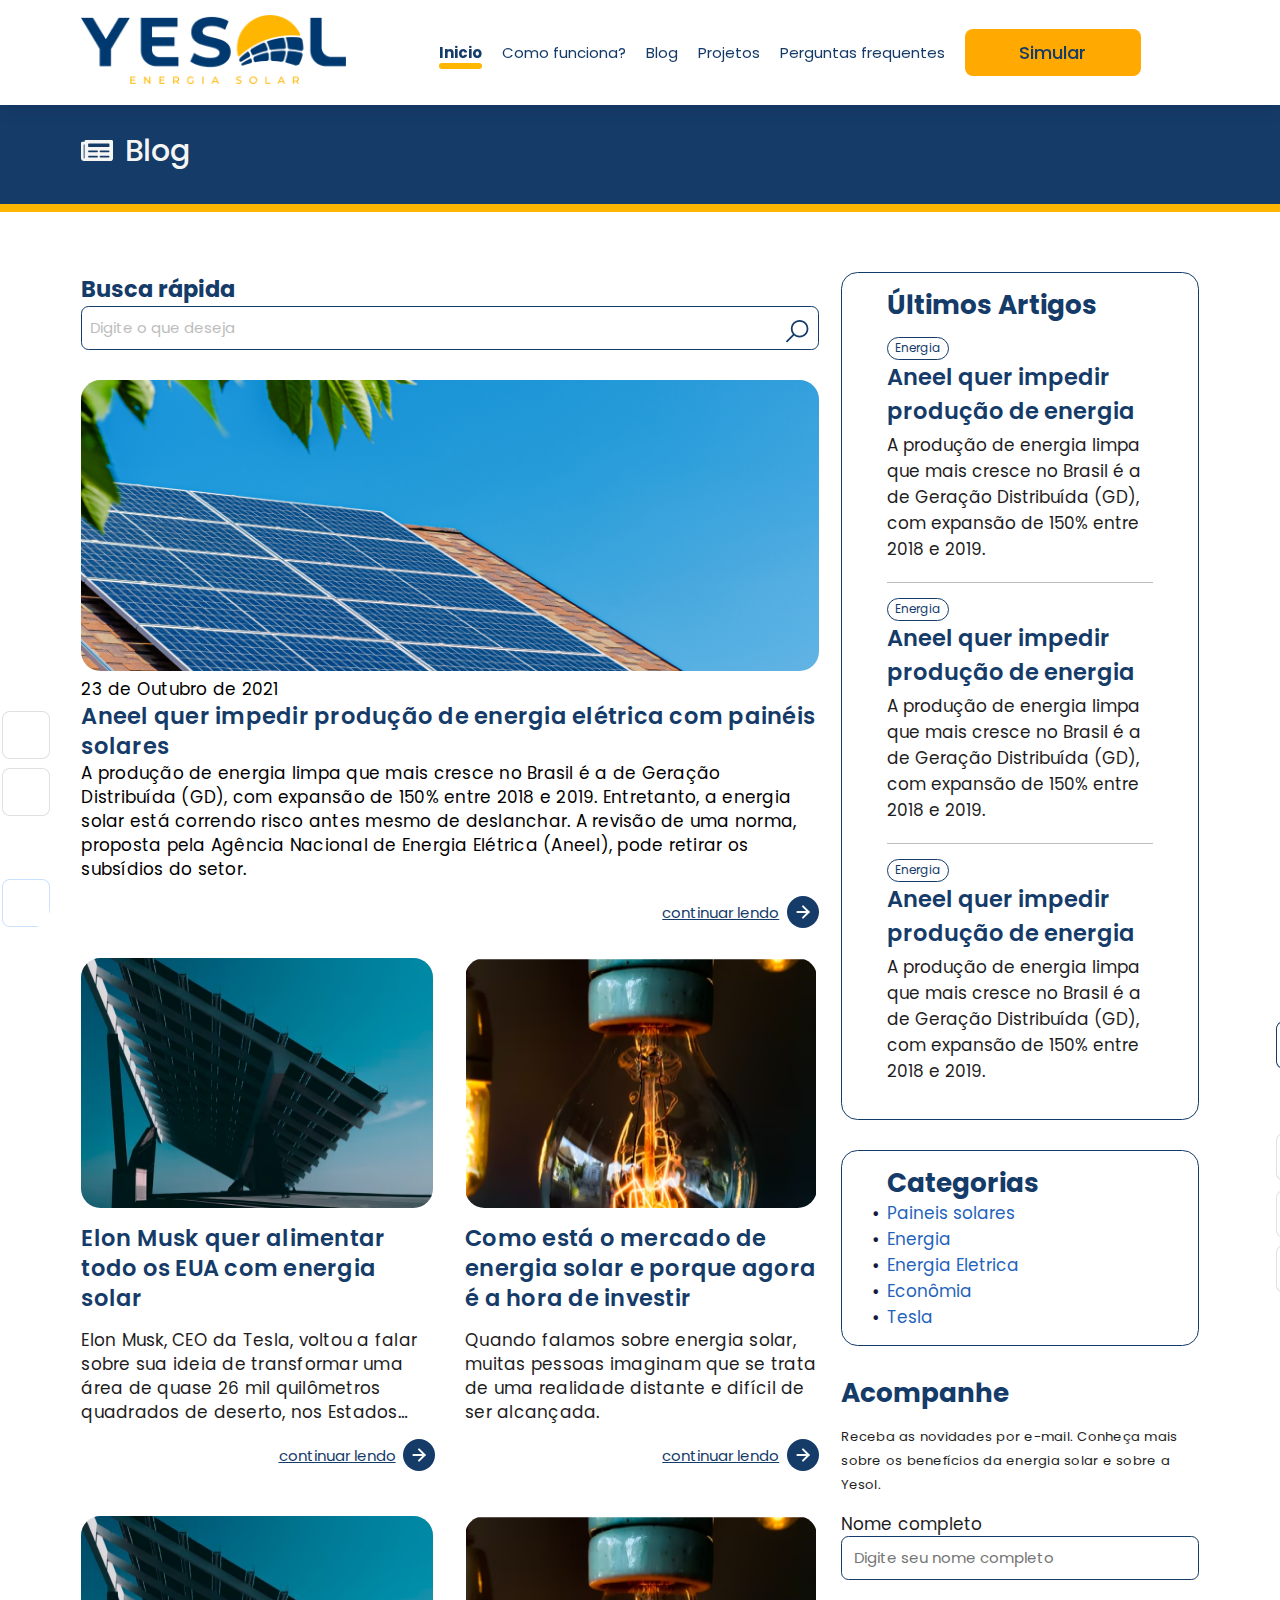
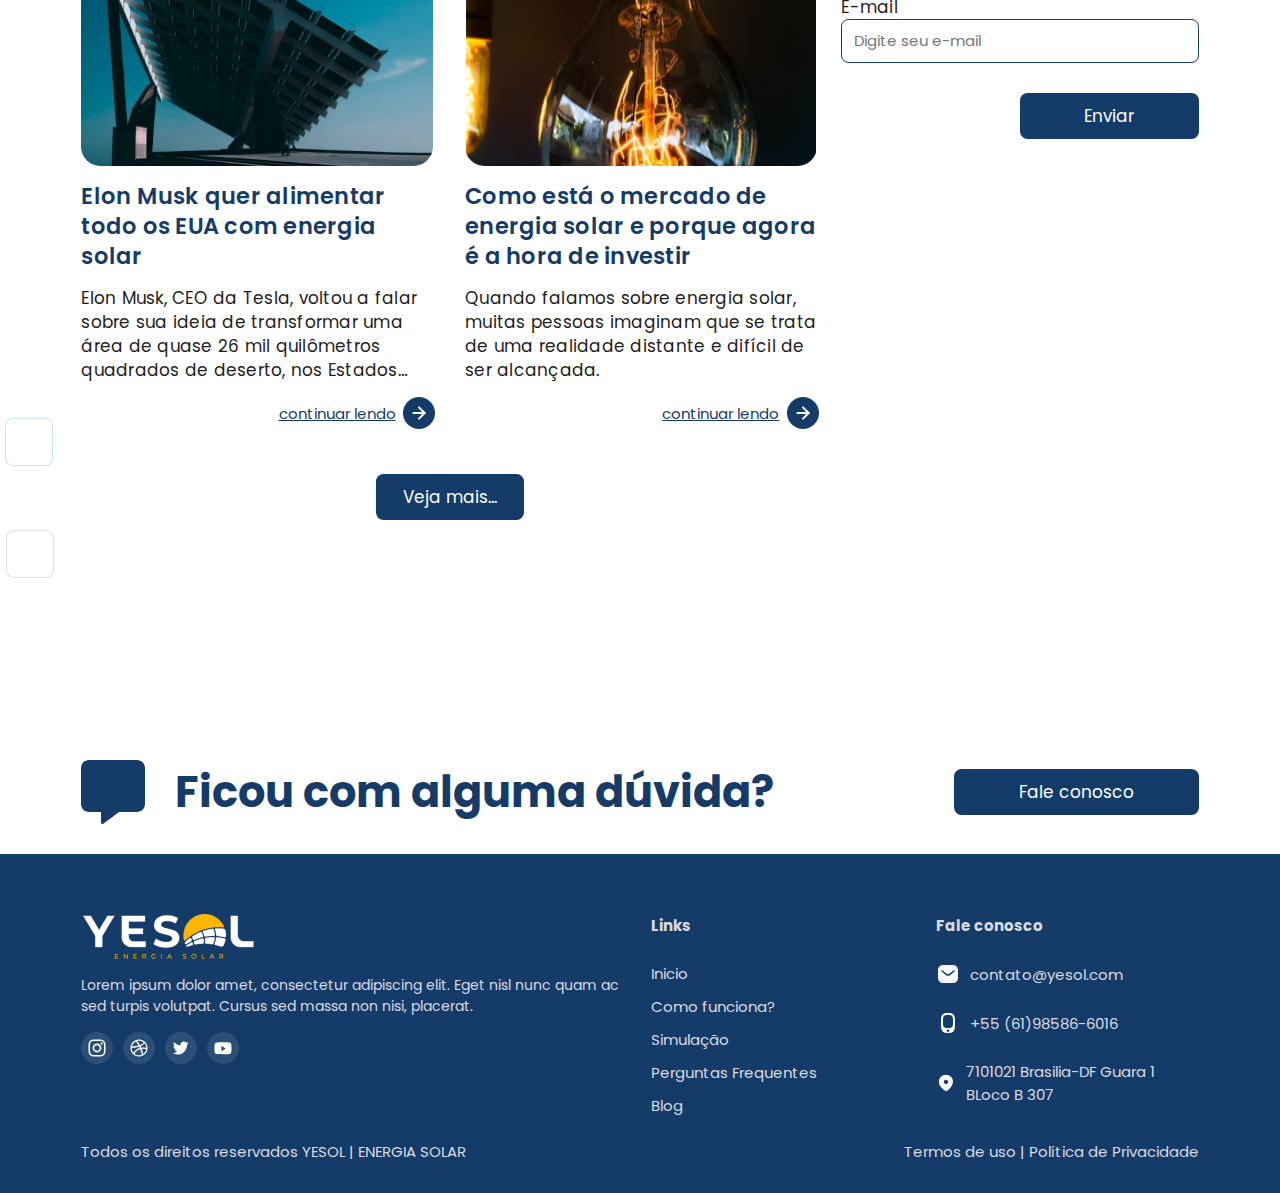
<file: posts.html>
<!DOCTYPE html>
<html lang="pt-BR">
  <head>
    <link rel="preconnect" href="https://fonts.googleapis.com" />
    <link rel="preconnect" href="https://fonts.gstatic.com" crossorigin />
    <meta charset="UTF-8" />
    <meta http-equiv="X-UA-Compatible" content="IE=edge" />
    <meta name="viewport" content="width=device-width, initial-scale=1.0" />
    <link
      href="https://fonts.googleapis.com/css2?family=Poppins:wght@400;500;600;700&display=swap"
      rel="stylesheet"
    />
    <link rel="stylesheet" href="css/bootstrap-grid.min.css" />
    <link rel="stylesheet" href="css/posts.css" />
    <link rel="stylesheet" href="css/navbar.css" />
    <link rel="stylesheet" href="css/footer.css" />
    <link rel="stylesheet" href="css/hamburgers.min.css" />
    <link rel="stylesheet" href="css/reset.css" />

    <title>Yesol</title>
  </head>
  <body>
    <!--menu mobile-->
    <div class="bg"></div>
    <div class="menu">
      <nav class="menu__links">
        <a href="index.html" class="logo">
          <img src="images/logo.png" alt="logo da empresa" />
        </a>

        <ul class="d-flex flex-column gap-2">
          <li><a class="nav-active" href="#" data-links>Inicio</a></li>
          <li><a href="como-funciona.html" data-links>Como funciona?</a></li>
          <li><a href="#" data-links>Blog</a></li>
          <li><a href="#" data-links>Projetos</a></li>
          <li><a href="#" data-links>Perguntas frequentes</a></li>
          <li class="max-w-176"><a class="btn-nav" href="#">Simular</a></li>
        </ul>
      </nav>
    </div>

    <!--fim do menu mobile-->
    <header class="nav">
      <div
        class="container py-3 d-flex justify-content-between align-items-center"
      >
        <a href="index.html" class="logo">
          <img src="images/logo.png" alt="logo da empresa" />
        </a>
        <a class="mobile-btn d-xl-none d-block" href="#">Simular</a>
        <button
          class="hamburger hamburger--slider d-xl-none d-block"
          type="button"
        >
          <span class="hamburger-box">
            <span class="hamburger-inner"></span>
          </span>
        </button>

        <nav class="nav d-xl-block d-none">
          <ul class="d-flex gap-2 align-items-center">
            <li><a class="nav-active" href="#" data-links>Inicio</a></li>
            <li><a href="como-funciona.html" data-links>Como funciona?</a></li>
            <li><a href="#" data-links>Blog</a></li>
            <li><a href="#" data-links>Projetos</a></li>
            <li><a href="#" data-links>Perguntas frequentes</a></li>
            <li class="max-w-176"><a class="btn-nav" href="#">Simular</a></li>
          </ul>
        </nav>
      </div>
    </header>
    <div class="sub__header">
      <div class="container d-flex justify-content-between align-items-center">
        <div>
          <img src="images/newspaper.svg" alt="newspaper" />
          <strong>Blog</strong>
        </div>
      </div>
      <!--container-->
    </div>
    <!--sub__header-->
    <section class="blog">
      <div class="container">
        <div class="row">
          <div class="col-md-8">
            <div class="blog__header">
              <form class="d-flex flex-column barra__de__pesquisa">
                <strong>Busca rápida</strong>
                <input type="text" placeholder="Digite o que deseja" />
                <img src="images/lupa.svg" alt="Lupa da pesquisa" />
              </form>
              <img src="images/painel-blog.png" alt="Painel Solar" />
              <p>23 de Outubro de 2021</p>
              <h1>
                Aneel quer impedir produção de energia elétrica com painéis
                solares
              </h1>
              <p>
                A produção de energia limpa que mais cresce no Brasil é a de
                Geração Distribuída (GD), com expansão de 150% entre 2018 e
                2019. Entretanto, a energia solar está correndo risco antes
                mesmo de deslanchar. A revisão de uma norma, proposta pela
                Agência Nacional de Energia Elétrica (Aneel), pode retirar os
                subsídios do setor.
              </p>
              <div class="ler d-flex align-items-center justify-content-end">
                <a href="#">continuar lendo</a>
                <img
                  src="images/icon-arrow-right.svg"
                  alt="Seta para direita"
                />
              </div>

              <img
                class="square d-xl-block d-none"
                src="images/squares.png"
                alt="Quadrado lateral"
              />
            </div>
            <!--blog__header-->
            <div class="blog__content">
              <div
                class="d-flex justify-content-center posts flex-xl-row flex-column align-items-center"
              >
                <div class="d-flex flex-column post__single">
                  <img src="images/painel-post.png" alt="Painel do post" />
                  <strong
                    >Elon Musk quer alimentar todo os EUA com energia
                    solar</strong
                  >
                  <p>
                    Elon Musk, CEO da Tesla, voltou a falar sobre sua ideia de
                    transformar uma área de quase 26 mil quilômetros quadrados
                    de deserto, nos Estados Unidos.
                  </p>
                  <div
                    class="ler d-flex align-items-center justify-content-end"
                  >
                    <a href="#">continuar lendo</a>
                    <img
                      src="images/icon-arrow-right.svg"
                      alt="Seta para Direita"
                    />
                  </div>
                </div>

                <div class="d-flex flex-column post__single">
                  <img src="images/sub-image.png" alt="Imagem de luz" />
                  <strong
                    >Como está o mercado de energia solar e porque agora é a
                    hora de investir</strong
                  >
                  <p>
                    Quando falamos sobre energia solar, muitas pessoas imaginam
                    que se trata de uma realidade distante e difícil de ser
                    alcançada.
                  </p>
                  <div
                    class="ler d-flex align-items-center justify-content-end"
                  >
                    <a href="#">continuar lendo</a>
                    <img
                      src="images/icon-arrow-right.svg"
                      alt="Seta para Direita"
                    />
                  </div>
                </div>
              </div>
              <!--posts-->

              <div
                class="d-flex justify-content-center posts flex-xl-row flex-column align-items-center"
              >
                <div class="d-flex flex-column post__single">
                  <img src="images/painel-post.png" alt="Painel do post" />
                  <strong
                    >Elon Musk quer alimentar todo os EUA com energia
                    solar</strong
                  >
                  <p>
                    Elon Musk, CEO da Tesla, voltou a falar sobre sua ideia de
                    transformar uma área de quase 26 mil quilômetros quadrados
                    de deserto, nos Estados Unidos.
                  </p>
                  <div
                    class="ler d-flex align-items-center justify-content-end"
                  >
                    <a href="#">continuar lendo</a>
                    <img
                      src="images/icon-arrow-right.svg"
                      alt="Seta para Direita"
                    />
                  </div>
                </div>

                <div class="d-flex flex-column post__single">
                  <img src="images/sub-image.png" alt="Imagem de luz" />
                  <strong
                    >Como está o mercado de energia solar e porque agora é a
                    hora de investir</strong
                  >
                  <p>
                    Quando falamos sobre energia solar, muitas pessoas imaginam
                    que se trata de uma realidade distante e difícil de ser
                    alcançada.
                  </p>
                  <div
                    class="ler d-flex align-items-center justify-content-end"
                  >
                    <a href="#">continuar lendo</a>
                    <img
                      src="images/icon-arrow-right.svg"
                      alt="Seta para Direita"
                    />
                  </div>
                </div>
              </div>
              <!--posts-->
              <div
                class="veja__mais d-flex- align-items-center justify-content-center"
              >
                <a href="#">Veja mais...</a>
              </div>

              <div class="sub__content">
                <img
                  class="square-2 d-xl-block d-none"
                  src="images/squares-2.png"
                  alt="Quadrado lateral"
                />
              </div>
              <!--sub__content-->
            </div>
            <!--blog__content-->
            <!--comentarios-->
          </div>
          <aside class="col-md-4">
            <div class="noticias__lateral">
              <strong>Últimos Artigos</strong>
              <div class="noticias d-flex flex-column">
                <span>Energia</span>
                <strong>Aneel quer impedir produção de energia</strong>
                <p>
                  A produção de energia limpa que mais cresce no Brasil é a de
                  Geração Distribuída (GD), com expansão de 150% entre 2018 e
                  2019.
                </p>
              </div>
              <!--noticias-->

              <div class="noticias d-flex flex-column">
                <span>Energia</span>
                <strong>Aneel quer impedir produção de energia</strong>
                <p>
                  A produção de energia limpa que mais cresce no Brasil é a de
                  Geração Distribuída (GD), com expansão de 150% entre 2018 e
                  2019.
                </p>
              </div>
              <!--noticias-->

              <div class="noticias d-flex flex-column">
                <span>Energia</span>
                <strong>Aneel quer impedir produção de energia</strong>
                <p>
                  A produção de energia limpa que mais cresce no Brasil é a de
                  Geração Distribuída (GD), com expansão de 150% entre 2018 e
                  2019.
                </p>
              </div>
              <!--noticias-->
            </div>
            <!--noticias__lateral-->
            <div class="categorias d-flex flex-column justify-content-center">
              <strong>Categorias</strong>
              <ul>
                <li><a href="#">Paineis solares</a></li>
                <li><a href="#">Energia</a></li>
                <li><a href="#">Energia Eletrica</a></li>
                <li><a href="#">Econômia</a></li>
                <li><a href="#">Tesla</a></li>
              </ul>
              <img
                class="categoria__square d-xl-block d-none"
                src="images/squares.png"
                alt="Quadrado Lateral"
              />
            </div>
            <!--categorias-->
            <div class="d-flex flex-column justify-content-center contato">
              <strong>Acompanhe</strong>
              <p>
                Receba as novidades por e-mail. Conheça mais sobre os benefícios
                da energia solar e sobre a Yesol.
              </p>
              <form class="d-flex flex-column">
                <label for="text"> Nome completo </label>
                <input type="text" placeholder="Digite seu nome completo" />
                <label for="email"> E-mail </label>
                <input type="email" placeholder="Digite seu e-mail" />
                <div class="d-flex justify-content-end">
                  <button type="button">Enviar</button>
                </div>
              </form>
            </div>
          </aside>
        </div>
        <!--row-->
      </div>
      <!--container-->
    </section>
    <!--blog-->

    <section class="faq">
      <div class="container">
        <div
          class="d-flex align-items-center justify-content-between flex-md-row flex-column"
        >
          <div class="d-flex align-items-center __faq">
            <img src="images/faq-icon.svg" alt="Ícone de chat" />
            <strong>Ficou com alguma dúvida?</strong>
          </div>
          <a href="#">Fale conosco</a>
        </div>
      </div>
      <!--container-->
    </section>
    <footer>
      <div class="container">
        <div class="row">
          <div class="col-md-6">
            <img
              class="img-fluid"
              src="images/logo-footer.png"
              alt="logo da empresa"
            />
            <p>
              Lorem ipsum dolor amet, consectetur adipiscing elit. Eget nisl
              nunc quam ac sed turpis volutpat. Cursus sed massa non nisi,
              placerat.
            </p>
            <div
              class="d-flex justify-content-md-start justify-content-center gap-1 my-3"
            >
              <a href="#">
                <svg
                  width="32"
                  height="32"
                  viewBox="0 0 32 32"
                  fill="none"
                  xmlns="http://www.w3.org/2000/svg"
                >
                  <path
                    opacity="0.1"
                    fill-rule="evenodd"
                    clip-rule="evenodd"
                    d="M0 16C0 7.16344 7.16344 0 16 0C24.8366 0 32 7.16344 32 16C32 24.8366 24.8366 32 16 32C7.16344 32 0 24.8366 0 16Z"
                    fill="white"
                  />
                  <path
                    fill-rule="evenodd"
                    clip-rule="evenodd"
                    d="M16.0009 7.4668C13.6834 7.4668 13.3925 7.47693 12.4823 7.51835C11.5739 7.55995 10.9538 7.70378 10.4112 7.9148C9.84993 8.13276 9.37384 8.42432 8.89952 8.89881C8.42485 9.37313 8.13329 9.84922 7.91462 10.4103C7.70307 10.9531 7.55906 11.5733 7.51818 12.4814C7.47746 13.3917 7.4668 13.6827 7.4668 16.0002C7.4668 18.3178 7.47711 18.6077 7.51835 19.5179C7.56013 20.4264 7.70395 21.0465 7.9148 21.5891C8.13294 22.1503 8.4245 22.6264 8.89899 23.1007C9.37313 23.5754 9.84922 23.8677 10.4101 24.0856C10.9531 24.2967 11.5733 24.4405 12.4816 24.4821C13.3918 24.5235 13.6825 24.5336 15.9999 24.5336C18.3176 24.5336 18.6075 24.5235 19.5178 24.4821C20.4262 24.4405 21.047 24.2967 21.59 24.0856C22.151 23.8677 22.6264 23.5754 23.1006 23.1007C23.5752 22.6264 23.8668 22.1503 24.0855 21.5893C24.2952 21.0465 24.4392 20.4262 24.4819 19.5181C24.5228 18.6079 24.5335 18.3178 24.5335 16.0002C24.5335 13.6827 24.5228 13.3918 24.4819 12.4816C24.4392 11.5732 24.2952 10.9531 24.0855 10.4105C23.8668 9.84922 23.5752 9.37313 23.1006 8.89881C22.6259 8.42414 22.1512 8.13258 21.5894 7.9148C21.0454 7.70378 20.425 7.55995 19.5165 7.51835C18.6063 7.47693 18.3165 7.4668 15.9983 7.4668H16.0009ZM15.2354 9.00457C15.4626 9.00421 15.7161 9.00457 16.0009 9.00457C18.2793 9.00457 18.5494 9.01274 19.4491 9.05363C20.2811 9.09168 20.7327 9.2307 21.0335 9.3475C21.4317 9.50217 21.7156 9.68706 22.0141 9.98573C22.3128 10.2844 22.4977 10.5688 22.6527 10.9671C22.7695 11.2675 22.9087 11.7191 22.9466 12.5511C22.9875 13.4507 22.9963 13.7209 22.9963 15.9982C22.9963 18.2756 22.9875 18.5458 22.9466 19.4454C22.9085 20.2774 22.7695 20.729 22.6527 21.0294C22.498 21.4276 22.3128 21.7112 22.0141 22.0097C21.7154 22.3084 21.4319 22.4932 21.0335 22.6479C20.733 22.7652 20.2811 22.9039 19.4491 22.942C18.5495 22.9828 18.2793 22.9917 16.0009 22.9917C13.7223 22.9917 13.4522 22.9828 12.5527 22.942C11.7207 22.9036 11.2691 22.7645 10.9681 22.6477C10.5699 22.4931 10.2855 22.3082 9.98679 22.0095C9.68812 21.7108 9.50323 21.4271 9.3482 21.0287C9.2314 20.7282 9.0922 20.2767 9.05433 19.4447C9.01344 18.5451 9.00527 18.2749 9.00527 15.9961C9.00527 13.7173 9.01344 13.4485 9.05433 12.549C9.09238 11.717 9.2314 11.2654 9.3482 10.9646C9.50287 10.5664 9.68812 10.2819 9.98679 9.98324C10.2855 9.68457 10.5699 9.49968 10.9681 9.34466C11.2689 9.22732 11.7207 9.08866 12.5527 9.05043C13.3399 9.01488 13.645 9.00421 15.2354 9.00243V9.00457ZM20.556 10.4215C19.9906 10.4215 19.532 10.8796 19.532 11.4451C19.532 12.0105 19.9906 12.4691 20.556 12.4691C21.1213 12.4691 21.58 12.0105 21.58 11.4451C21.58 10.8798 21.1213 10.4215 20.556 10.4215ZM16.0009 11.6179C13.5808 11.6179 11.6187 13.5801 11.6187 16.0002C11.6187 18.4203 13.5808 20.3816 16.0009 20.3816C18.4211 20.3816 20.3825 18.4203 20.3825 16.0002C20.3825 13.5801 18.4211 11.6179 16.0009 11.6179ZM16.0009 13.1557C17.5718 13.1557 18.8454 14.4292 18.8454 16.0002C18.8454 17.5711 17.5718 18.8447 16.0009 18.8447C14.4299 18.8447 13.1564 17.5711 13.1564 16.0002C13.1564 14.4292 14.4299 13.1557 16.0009 13.1557Z"
                    fill="white"
                  />
                </svg>
              </a>

              <a href="#">
                <svg
                  width="32"
                  height="32"
                  viewBox="0 0 32 32"
                  fill="none"
                  xmlns="http://www.w3.org/2000/svg"
                >
                  <path
                    opacity="0.1"
                    fill-rule="evenodd"
                    clip-rule="evenodd"
                    d="M0 16C0 7.16344 7.16344 0 16 0C24.8366 0 32 7.16344 32 16C32 24.8366 24.8366 32 16 32C7.16344 32 0 24.8366 0 16Z"
                    fill="white"
                  />
                  <path
                    fill-rule="evenodd"
                    clip-rule="evenodd"
                    d="M24.5335 15.9883C24.5335 16.5654 24.4747 17.1417 24.3593 17.7034C24.2468 18.2518 24.0801 18.7902 23.8618 19.3049C23.6485 19.8105 23.3839 20.2977 23.0747 20.7521C22.7701 21.2036 22.4192 21.6271 22.0338 22.0133C21.6475 22.3977 21.2225 22.7476 20.7712 23.0535C20.3154 23.3605 19.8275 23.6247 19.3216 23.8391C18.8061 24.0562 18.2665 24.2227 17.7186 24.335C17.1561 24.4507 16.5777 24.5098 15.9997 24.5098C15.4214 24.5098 14.843 24.4507 14.2813 24.335C13.7326 24.2227 13.1929 24.0562 12.6779 23.8391C12.1721 23.6247 11.6837 23.3605 11.2278 23.0535C10.7766 22.7476 10.3516 22.3977 9.96611 22.0133C9.58027 21.6271 9.2294 21.2036 8.92439 20.7521C8.61687 20.2977 8.35184 19.8105 8.13768 19.3049C7.9193 18.7902 7.75224 18.2518 7.63931 17.7034C7.52515 17.1417 7.4668 16.5654 7.4668 15.9883C7.4668 15.4108 7.52511 14.8332 7.63934 14.2727C7.75227 13.7243 7.91934 13.1851 8.13771 12.6712C8.35187 12.1653 8.6169 11.6776 8.92442 11.2232C9.22943 10.7714 9.5803 10.3486 9.96614 9.96207C10.3516 9.57759 10.7766 9.22852 11.2279 8.92312C11.6837 8.61478 12.1721 8.35059 12.6779 8.13587C13.193 7.91822 13.7326 7.75139 14.2814 7.63989C14.8431 7.52506 15.4214 7.4668 15.9998 7.4668C16.5777 7.4668 17.1561 7.52506 17.7186 7.63989C18.2665 7.75142 18.8061 7.91825 19.3216 8.13587C19.8275 8.35056 20.3154 8.61478 20.7713 8.92312C21.2225 9.22852 21.6476 9.57759 22.0338 9.96207C22.4193 10.3486 22.7701 10.7714 23.0747 11.2232C23.3839 11.6776 23.6485 12.1653 23.8618 12.6712C24.0801 13.1851 24.2468 13.7243 24.3593 14.2727C24.4747 14.8332 24.5335 15.4108 24.5335 15.9883ZM12.8904 9.40618C10.8582 10.3645 9.34143 12.2343 8.86848 14.4879C9.0606 14.4895 12.0974 14.5278 15.5963 13.5995C14.335 11.3618 12.9875 9.53562 12.8904 9.40618ZM16.2001 14.7201C12.4479 15.8418 8.84724 15.7611 8.71808 15.7561C8.71597 15.8343 8.71223 15.91 8.71223 15.9883C8.71223 17.8577 9.41851 19.562 10.5794 20.8507C10.5769 20.8469 12.5712 17.3139 16.5039 16.0441C16.5989 16.0124 16.6956 15.9841 16.7914 15.9567C16.6085 15.5431 16.4089 15.1287 16.2001 14.7201ZM20.8125 10.5267C19.5295 9.39701 17.8448 8.71176 15.9997 8.71176C15.4076 8.71176 14.833 8.78333 14.2825 8.91564C14.3917 9.06212 15.7605 10.8754 17.0068 13.1605C19.7566 12.1312 20.7945 10.5533 20.8125 10.5267ZM17.2882 17.1625C17.2719 17.1679 17.2557 17.1725 17.2398 17.1783C12.9401 18.6751 11.536 21.6915 11.5208 21.7245C12.7579 22.6852 14.3097 23.2648 15.9998 23.2648C17.009 23.2648 17.9703 23.0596 18.8449 22.6881C18.737 22.0523 18.3136 19.8238 17.2882 17.1625ZM20.072 22.0232C21.7083 20.9206 22.8705 19.1697 23.1946 17.1416C23.0446 17.0934 21.0058 16.4489 18.6536 16.8254C19.6095 19.4485 19.9978 21.5847 20.072 22.0232ZM17.5678 14.2449C17.7369 14.5919 17.9007 14.9451 18.0519 15.3001C18.1057 15.4274 18.1582 15.5522 18.2095 15.677C20.7129 15.3625 23.1793 15.8917 23.2847 15.9133C23.2681 14.1883 22.6501 12.6051 21.6276 11.3656C21.6138 11.3851 20.445 13.0715 17.5678 14.2449Z"
                    fill="white"
                  />
                </svg>
              </a>

              <a href="#">
                <svg
                  width="32"
                  height="32"
                  viewBox="0 0 32 32"
                  fill="none"
                  xmlns="http://www.w3.org/2000/svg"
                >
                  <path
                    opacity="0.1"
                    fill-rule="evenodd"
                    clip-rule="evenodd"
                    d="M0 16C0 7.16344 7.16344 0 16 0C24.8366 0 32 7.16344 32 16C32 24.8366 24.8366 32 16 32C7.16344 32 0 24.8366 0 16Z"
                    fill="white"
                  />
                  <path
                    fill-rule="evenodd"
                    clip-rule="evenodd"
                    d="M15.5208 13.0051L15.5544 13.5587L14.9948 13.4909C12.9579 13.2311 11.1784 12.3498 9.66756 10.8696L8.92891 10.1352L8.73865 10.6776C8.33575 11.8865 8.59316 13.1633 9.43253 14.022C9.8802 14.4965 9.77948 14.5643 9.00725 14.2819C8.73865 14.1915 8.50363 14.1237 8.48124 14.1576C8.4029 14.2367 8.6715 15.2648 8.88414 15.6716C9.17513 16.2365 9.76828 16.7902 10.4174 17.1178L10.9658 17.3777L10.3167 17.389C9.68994 17.389 9.66756 17.4003 9.73471 17.6376C9.95854 18.372 10.8427 19.1516 11.8276 19.4906L12.5214 19.7278L11.9171 20.0894C11.0218 20.6091 9.96973 20.9029 8.91772 20.9255C8.41409 20.9368 8 20.982 8 21.0159C8 21.1289 9.36538 21.7616 10.16 22.0102C12.5438 22.7446 15.3753 22.4282 17.5017 21.1741C19.0126 20.2815 20.5235 18.5076 21.2286 16.7902C21.6091 15.875 21.9896 14.2028 21.9896 13.4006C21.9896 12.8808 22.0232 12.813 22.6499 12.1916C23.0192 11.83 23.3662 11.4346 23.4333 11.3216C23.5452 11.1069 23.534 11.1069 22.9633 11.299C22.012 11.638 21.8777 11.5928 22.3477 11.0843C22.6947 10.7228 23.1088 10.0674 23.1088 9.87536C23.1088 9.84146 22.9409 9.89796 22.7506 9.99964C22.5492 10.1126 22.1015 10.2821 21.7658 10.3838L21.1614 10.5759L20.613 10.203C20.3108 9.99964 19.8856 9.77367 19.6617 9.70588C19.0909 9.5477 18.218 9.57029 17.7032 9.75107C16.3042 10.2595 15.4201 11.5702 15.5208 13.0051Z"
                    fill="white"
                  />
                </svg>
              </a>

              <a href="#">
                <svg
                  width="32"
                  height="32"
                  viewBox="0 0 32 32"
                  fill="none"
                  xmlns="http://www.w3.org/2000/svg"
                >
                  <path
                    opacity="0.1"
                    fill-rule="evenodd"
                    clip-rule="evenodd"
                    d="M0 16C0 7.16344 7.16344 0 16 0C24.8366 0 32 7.16344 32 16C32 24.8366 24.8366 32 16 32C7.16344 32 0 24.8366 0 16Z"
                    fill="white"
                  />
                  <path
                    fill-rule="evenodd"
                    clip-rule="evenodd"
                    d="M22.6679 10.4995C23.4022 10.701 23.9805 11.2948 24.1768 12.0488C24.5335 13.4153 24.5335 16.2666 24.5335 16.2666C24.5335 16.2666 24.5335 19.1178 24.1768 20.4845C23.9805 21.2385 23.4022 21.8322 22.6679 22.0338C21.3371 22.4 16.0001 22.4 16.0001 22.4C16.0001 22.4 10.6632 22.4 9.3323 22.0338C8.59795 21.8322 8.01962 21.2385 7.82335 20.4845C7.4668 19.1178 7.4668 16.2666 7.4668 16.2666C7.4668 16.2666 7.4668 13.4153 7.82335 12.0488C8.01962 11.2948 8.59795 10.701 9.3323 10.4995C10.6632 10.1333 16.0001 10.1333 16.0001 10.1333C16.0001 10.1333 21.3371 10.1333 22.6679 10.4995ZM14.4001 13.8666V19.1999L18.6668 16.5333L14.4001 13.8666Z"
                    fill="white"
                  />
                </svg>
              </a>
            </div>
          </div>

          <div class="col-md-3">
            <ul class="d-flex flex-column gap-1">
              <li><h4>Links</h4></li>
              <li class="mt-3"><a href="index.html">Inicio</a></li>
              <li><a href="#">Como funciona?</a></li>
              <li><a href="#">Simulação</a></li>
              <li><a href="#">Perguntas Frequentes</a></li>
              <li><a href="#">Blog</a></li>
            </ul>
          </div>

          <div class="col-md-3">
            <ul
              class="d-flex align-items-md-start align-items-center flex-column gap-1"
            >
              <li><h4>Fale conosco</h4></li>
              <li class="mt-3 d-flex align-items-center gap-1">
                <svg
                  width="24"
                  height="24"
                  viewBox="0 0 24 24"
                  fill="none"
                  xmlns="http://www.w3.org/2000/svg"
                >
                  <path
                    fill-rule="evenodd"
                    clip-rule="evenodd"
                    d="M16.9395 3C18.2805 3 19.5705 3.53 20.5195 4.481C21.4695 5.43 22.0005 6.71 22.0005 8.05V15.95C22.0005 18.74 19.7305 21 16.9395 21H7.06049C4.26949 21 2.00049 18.74 2.00049 15.95V8.05C2.00049 5.26 4.25949 3 7.06049 3H16.9395ZM18.5305 9.54L18.6105 9.46C18.8495 9.17 18.8495 8.75 18.5995 8.46C18.4605 8.311 18.2695 8.22 18.0705 8.2C17.8605 8.189 17.6605 8.26 17.5095 8.4L13.0005 12C12.4205 12.481 11.5895 12.481 11.0005 12L6.50049 8.4C6.18949 8.17 5.75949 8.2 5.50049 8.47C5.23049 8.74 5.20049 9.17 5.42949 9.47L5.56049 9.6L10.1105 13.15C10.6705 13.59 11.3495 13.83 12.0605 13.83C12.7695 13.83 13.4605 13.59 14.0195 13.15L18.5305 9.54Z"
                    fill="#F9F9F9"
                  />
                </svg>
                <a href="#">contato@yesol.com</a>
              </li>
              <li class="mt-3 d-flex align-items-center gap-1">
                <svg
                  width="24"
                  height="24"
                  viewBox="0 0 24 24"
                  fill="none"
                  xmlns="http://www.w3.org/2000/svg"
                >
                  <path
                    fill-rule="evenodd"
                    clip-rule="evenodd"
                    d="M5.00846 10.6948C5.00846 10.0762 5.01591 9.45751 5.02339 8.836L5.02339 8.83599C5.02719 8.52089 5.03099 8.20506 5.03384 7.88813C5.03384 4.48283 7.16556 2 10.1094 2H13.8906C16.8344 2 18.9662 4.48283 18.9662 7.88813C18.9915 9.25221 19 10.6163 19 11.9902C19 13.3641 18.9915 14.7478 18.9662 16.1119C18.9662 19.5172 16.8344 22 13.8906 22H10.1094C7.16556 22 5.03384 19.5172 5.03384 16.1021C5.01692 14.8165 5 13.5015 5 12.1668L5.00846 10.6948ZM13.28 19.6402V19.8002C13.28 20.4738 12.7168 21.0002 12 21.0002C11.3003 21.0002 10.72 20.4738 10.72 19.8002V19.6402C10.72 18.9842 11.3003 18.4402 12 18.4402C12.7168 18.4402 13.28 18.9842 13.28 19.6402ZM7.01671 8.44364C7.01136 8.84763 7.00604 9.24974 7.00604 9.65186L7 10.6087C7 11.4762 7.01208 12.331 7.02417 13.1666C7.02417 15.3864 8.54683 17.0002 10.6495 17.0002H13.3505C15.4532 17.0002 16.9758 15.3864 16.9758 13.173C16.994 12.2863 17 11.3869 17 10.4939C17 9.60083 16.994 8.71418 16.9758 7.82753C16.9758 5.61408 15.4532 4.00024 13.3505 4.00024H10.6495C8.54683 4.00024 7.02417 5.61408 7.02417 7.82753C7.02214 8.03354 7.01942 8.23883 7.01671 8.44364Z"
                    fill="#F9F9F9"
                  />
                </svg>

                <a href="#">+55 (61)98586-6016</a>
              </li>
              <li class="mt-3 d-flex align-items-center gap-1">
                <svg
                  width="24"
                  height="24"
                  viewBox="0 0 24 24"
                  fill="none"
                  xmlns="http://www.w3.org/2000/svg"
                >
                  <path
                    fill-rule="evenodd"
                    clip-rule="evenodd"
                    d="M12.03 2.00004C14.29 2.01004 16.45 2.91004 18.03 4.49004C19.62 6.08004 20.51 8.23004 20.5 10.46V10.51C20.44 13.54 18.74 16.33 16.62 18.51C15.42 19.74 14.09 20.83 12.64 21.75C12.25 22.08 11.68 22.08 11.29 21.75C9.14 20.35 7.24 18.59 5.7 16.54C4.35 14.76 3.58 12.62 3.5 10.39C3.52 5.74004 7.34 1.99004 12.03 2.00004ZM12.03 13.26C12.74 13.26 13.42 12.99 13.92 12.5C14.44 11.99 14.731 11.311 14.731 10.6C14.731 9.12004 13.52 7.93004 12.03 7.93004C10.54 7.93004 9.34 9.12004 9.34 10.6C9.34 12.061 10.52 13.24 12 13.26H12.03Z"
                    fill="#F9F9F9"
                  />
                </svg>

                <a href="#">7101021 Brasilia-DF Guara 1 BLoco B 307</a>
              </li>
            </ul>
          </div>
        </div>

        <div
          class="d-flex flex-md-row flex-column gap-md-2 justify-content-md-between justify-content-center align-items-center mt-4"
        >
          <p>Todos os direitos reservados YESOL | ENERGIA SOLAR</p>
          <p>Termos de uso | Política de Privacidade</p>
        </div>
      </div>
    </footer>
    <script src="js/menu.js"></script>
  </body>
</html>
</file>
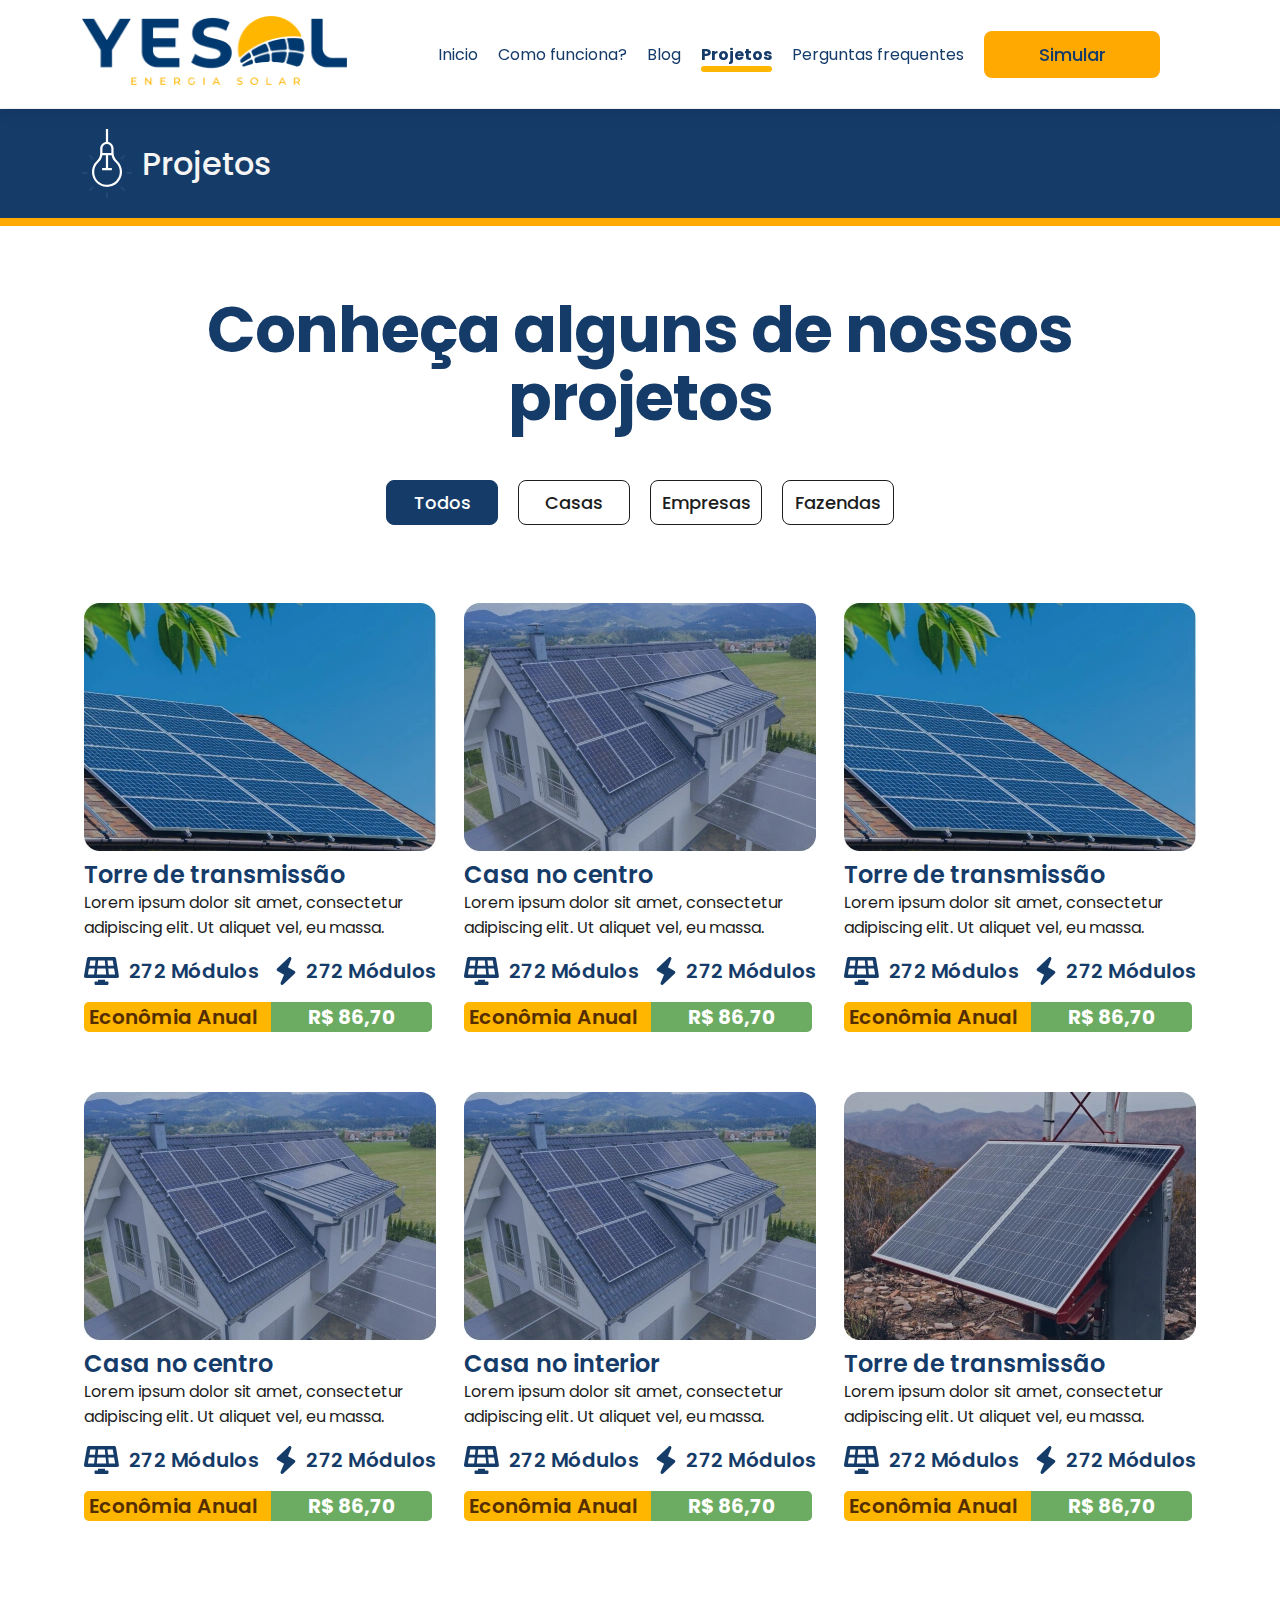
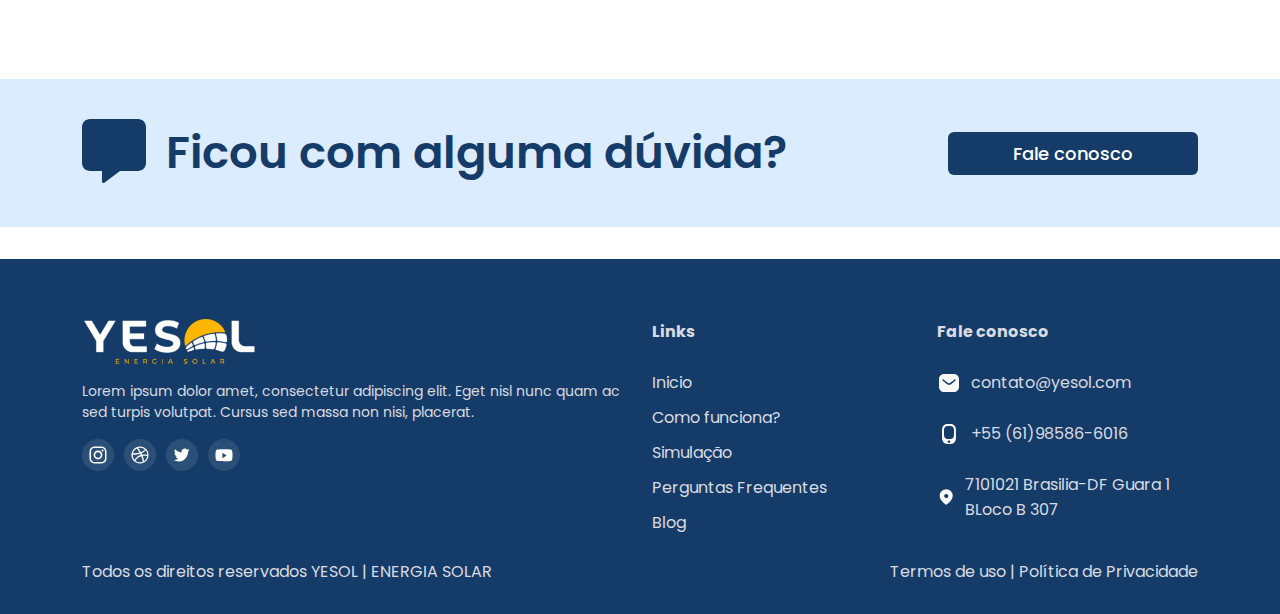
<file: projetos.html>
<!DOCTYPE html>
<html lang="en">
  <head>
    <meta charset="UTF-8" />
    <meta name="viewport" content="width=device-width, initial-scale=1.0" />
    <meta http-equiv="X-UA-Compatible" content="ie=edge" />
    <meta name="Description" content="Enter your description here" />
    <link rel="preconnect" href="https://fonts.googleapis.com" />
    <link rel="preconnect" href="https://fonts.gstatic.com" crossorigin />
    <link
      href="https://fonts.googleapis.com/css2?family=Poppins:wght@400;500;600;700&display=swap"
      rel="stylesheet"
    />
    <link rel="stylesheet" href="css/reset.css" />
    <link rel="stylesheet" href="css/bootstrap-grid.min.css" />
    <link rel="stylesheet" href="css/hamburgers.min.css" />
    <link
      rel="stylesheet"
      href="https://unpkg.com/swiper@8/swiper-bundle.min.css"
    />
    <link rel="stylesheet" href="css/projetos.css" />
    <link rel="stylesheet" href="css/navbar.css" />
    <link rel="stylesheet" href="css/footer.css" />
    <title>Yesol - Home</title>
  </head>
  <body>
    <!--menu mobile-->
    <div class="bg"></div>
    <div class="menu">
      <nav class="menu__links">
        <a href="index.html" class="logo">
          <img src="images/logo.png" alt="logo da empresa" />
        </a>

        <ul class="d-flex flex-column gap-2">
          <li><a href="#" data-links>Inicio</a></li>
          <li><a href="como-funciona.html" data-links>Como funciona?</a></li>
          <li><a href="blog.html" data-links>Blog</a></li>
          <li>
            <a class="nav-active" href="projetos.html" data-links>Projetos</a>
          </li>
          <li>
            <a href="perguntas-frequentes.html" data-links
              >Perguntas frequentes</a
            >
          </li>
          <li class="max-w-176">
            <a class="btn-nav" href="simulador.html">Simular</a>
          </li>
        </ul>
      </nav>
    </div>

    <!--fim do menu mobile-->
    <header class="nav">
      <div
        class="container py-3 d-flex justify-content-between align-items-center"
      >
        <a href="index.html" class="logo">
          <img src="images/logo.png" alt="logo da empresa" />
        </a>
        <a class="mobile-btn d-xl-none d-block" href="#">Simular</a>
        <button
          class="hamburger hamburger--slider d-xl-none d-block"
          type="button"
        >
          <span class="hamburger-box">
            <span class="hamburger-inner"></span>
          </span>
        </button>

        <nav class="nav d-xl-block d-none">
          <ul class="d-flex gap-2 align-items-center">
            <li><a href="index.html" data-links>Inicio</a></li>
            <li><a href="como-funciona.html" data-links>Como funciona?</a></li>
            <li><a href="blog.html" data-links>Blog</a></li>
            <li>
              <a class="nav-active" href="projetos.html" data-links>Projetos</a>
            </li>
            <li>
              <a href="perguntas-frequentes.html" data-links
                >Perguntas frequentes</a
              >
            </li>
            <li class="max-w-176">
              <a class="btn-nav" href="simulador.html">Simular</a>
            </li>
          </ul>
        </nav>
      </div>
    </header>

    <section class="page-title">
      <div class="container">
        <h1 class="d-flex align-items-center gap-1">
          <svg
            width="50"
            height="69"
            viewBox="0 0 50 69"
            fill="none"
            xmlns="http://www.w3.org/2000/svg"
          >
            <path
              d="M35.0222 31.6815C32.8507 29.7327 31.5701 26.9488 31.5701 24.1091V19.4877C31.5701 16.2027 29.2316 13.4744 26.1136 12.9176V0H23.8864V12.9176C20.7127 13.363 18.2071 16.147 18.2071 19.4877V24.2762C18.2071 27.1158 17.0378 29.7884 14.9777 31.6258C11.4699 34.7439 9.63248 39.2539 10.0222 43.9866C10.579 51.392 16.5924 57.3497 24.0534 57.8508C24.3875 57.8508 24.7216 57.9065 25.0556 57.9065C29.0646 57.9065 32.8507 56.3474 35.6904 53.5078C38.4744 50.6681 40.0334 46.882 40.0334 42.8731C40.0334 38.5857 38.196 34.5212 35.0222 31.6815ZM20.4343 19.4877C20.4343 17.0379 22.4387 15.0334 24.8886 15.0334C27.3385 15.0334 29.343 17.0379 29.343 19.4877V23.9421H20.4343V19.4877ZM34.0757 51.9488C31.6258 54.343 28.3964 55.6793 25 55.6793C24.7216 55.6793 24.4432 55.6793 24.1648 55.6793C17.8173 55.2895 12.6948 50.2227 12.2494 43.8753C11.971 39.8664 13.4744 36.0245 16.481 33.3519C18.5412 31.5145 19.8775 28.9532 20.3229 26.2249H23.8864V39.0312H20.1002V41.2584H29.8441V39.0312H26.1136V26.1693H29.5657C30.0668 28.8975 31.4588 31.4031 33.5746 33.3519C36.2472 35.7461 37.8062 39.2539 37.8062 42.8731C37.8062 46.2695 36.4699 49.4989 34.0757 51.9488Z"
              fill="white"
            />
            <g opacity="0.3">
              <g opacity="0.74">
                <path
                  opacity="0.3"
                  d="M5.56793 42.8164H0V45.0436H5.56793V42.8164Z"
                  fill="white"
                />
              </g>
              <g opacity="0.74">
                <path
                  opacity="0.3"
                  d="M12.0348 58.5123L10.46 56.9375L6.52288 60.8746L8.09771 62.4494L12.0348 58.5123Z"
                  fill="white"
                />
              </g>
              <g opacity="0.74">
                <path
                  opacity="0.3"
                  d="M26.1139 63.418H23.8867V68.9859H26.1139V63.418Z"
                  fill="white"
                />
              </g>
              <g opacity="0.74">
                <path
                  opacity="0.3"
                  d="M43.4478 60.8546L39.5107 56.917L37.9357 58.4918L41.8728 62.4295L43.4478 60.8546Z"
                  fill="white"
                />
              </g>
              <g opacity="0.74">
                <path
                  opacity="0.3"
                  d="M49.9996 42.8164H44.4316V45.0436H49.9996V42.8164Z"
                  fill="white"
                />
              </g>
              <g opacity="0.74">
                <path
                  opacity="0.3"
                  d="M43.4596 27.0319L41.8848 25.457L37.9477 29.3941L39.5225 30.9689L43.4596 27.0319Z"
                  fill="white"
                />
              </g>
              <g opacity="0.74">
                <path
                  opacity="0.3"
                  d="M12.0474 29.4215L8.11035 25.4844L6.53552 27.0592L10.4726 30.9963L12.0474 29.4215Z"
                  fill="white"
                />
              </g>
            </g>
          </svg>

          Projetos
        </h1>
      </div>
    </section>

    <section class="projetos">
        <div class="container">

 
      <h2>Conheça alguns de nossos projetos</h2>

      <div class="d-flex justify-content-center align-items-center gap-2 mt-5">
        <div class="form-check">
          <input
            class="form-check-input"
            type="radio"
            name="flexRadioDefault"
            id="todos"
            checked
          />
          <label class="form-check-label" for="todos"> Todos </label>
        </div>
        <div class="form-check">
          <input
            class="form-check-input"
            type="radio"
            name="flexRadioDefault"
            id="casas"
          />
          <label class="form-check-label" for="casas"> Casas </label>
        </div>
        <div class="form-check">
          <input
            class="form-check-input"
            type="radio"
            name="flexRadioDefault"
            id="empresas"
          />
          <label class="form-check-label" for="empresas"> Empresas </label>
        </div>
        <div class="form-check">
          <input
            class="form-check-input"
            type="radio"
            name="flexRadioDefault"
            id="fazendas"
          />
          <label class="form-check-label" for="fazendas"> Fazendas </label>
        </div>
      </div>

      <section class="projetos__card my-5">
          <div class="row" data-cards>
            <!--Abaixo o template do card para se fazer o filtro OBS: Já tem um sistema de filtro no JS/filter.js-->
            <!-- <div class="col-xl-4" data-fazenda>
              <div class="slide">
                <img
                  class="projetos__img"
                  src="images/torre.webp"
                  alt="equipamento solar"
                />
                <strong class="projetos__title-card"
                  >Torre de transmissão</strong
                >
                <p>
                  Lorem ipsum dolor sit amet, consectetur adipiscing elit. Ut
                  aliquet vel, eu massa.
                </p>

                <div
                  class="d-flex justify-content-between align-items-center my-3"
                >
                  <div class="d-flex gap-1 align-items-center">
                    <svg
                      width="35"
                      height="28"
                      viewBox="0 0 35 28"
                      fill="none"
                      xmlns="http://www.w3.org/2000/svg"
                    >
                      <path
                        d="M23.6239 24.5005L21.0006 24.5033V22.75H14.0006V24.5115L11.3767 24.5142C10.8944 24.5148 10.5034 24.9058 10.5028 25.3887L10.5001 27.1239C10.4996 27.6079 10.8922 28.0005 11.3762 28L23.6239 27.9858C24.1063 27.9852 24.4973 27.5942 24.4978 27.1119L24.5 25.3766C24.5006 24.8927 24.1079 24.5 23.6239 24.5005ZM32.0031 1.46234C31.8598 0.618516 31.1166 0 30.2455 0H4.75414C3.88297 0 3.13977 0.618516 2.99649 1.46234C-0.18138 20.1884 0.00236892 19.0356 0.00182205 19.25C0.000181431 20.1972 0.783302 21 1.78462 21H33.2155C34.2125 21 34.9934 20.2037 34.9978 19.2615C34.9989 19.0384 35.181 20.1884 32.0031 1.46234ZM14.2095 3.5H20.79L21.3243 8.75H13.6752L14.2095 3.5ZM10.0987 17.5H3.88789L4.92749 11.375H10.7227L10.0987 17.5ZM10.9896 8.75H5.37265L6.2635 3.5H11.5239L10.9896 8.75ZM12.7844 17.5L13.4078 11.375H21.5918L22.2152 17.5H12.7844ZM23.4757 3.5H28.7361L29.6269 8.75H24.01L23.4757 3.5ZM24.9009 17.5L24.2774 11.375H30.0726L31.1122 17.5H24.9009Z"
                        fill="#153B69"
                      />
                    </svg>
                    <span>272 Módulos</span>
                  </div>

                  <div class="d-flex gap-1 align-items-center">
                    <svg
                      width="20"
                      height="28"
                      viewBox="0 0 20 28"
                      fill="none"
                      xmlns="http://www.w3.org/2000/svg"
                    >
                      <path
                        d="M18.5583 14.0513L11.9612 10.2278L15.287 2.24622C15.3897 2.03778 15.4472 1.80289 15.4472 1.55556C15.4472 0.696889 14.755 0 13.8963 0C13.509 0.00622222 13.1855 0.129111 12.9288 0.332889C12.8775 0.373333 12.8463 0.398222 12.8199 0.426222L1.15323 11.4707C0.79701 11.8082 0.621232 12.2936 0.677232 12.7804C0.733232 13.2673 1.0179 13.6998 1.44101 13.9471L8.03968 17.7738L4.67501 25.8471C4.39034 26.5253 4.62212 27.3093 5.22568 27.7262C5.49323 27.9098 5.80434 28 6.10923 28C6.49501 28 6.88079 27.8553 7.17945 27.5738L18.8461 16.5262C19.2023 16.1887 19.3781 15.7033 19.3221 15.2164C19.2661 14.7296 18.9815 14.2971 18.5583 14.0513Z"
                        fill="#153B69"
                      />
                    </svg>

                    <span>272 Módulos</span>
                  </div>
                </div>

                <div class="d-flex">
                  <strong class="projetos__economia">Econômia Anual</strong>
                  <strong class="projetos__price">R$86.700</strong>
                </div>
              </div>
            </div> -->


          </div><!--row-->
      </section>
      <a href="#" class="btn d-md-none d-block">Mais...</a>    
    </div> 
    </section>

    <section class="duvida">
        <div class="container d-flex flex-md-row flex-column gap-2 justify-content-between align-items-center">
            <div class="d-flex gap-2">
              <svg width="64" height="64" viewBox="0 0 64 64" fill="none" xmlns="http://www.w3.org/2000/svg">
                <path d="M56 0H8C3.5875 0 0 3.58729 0 7.99953V43.9974C0 48.4097 3.5875 51.997 8 51.997H20V62.4963C20 63.7213 21.4 64.4337 22.3875 63.7088L38 51.997H56C60.4125 51.997 64 48.4097 64 43.9974V7.99953C64 3.58729 60.4125 0 56 0Z" fill="#153B69"/>
                </svg>
                
                    
                <h2>Ficou com alguma dúvida?</h2>
            </div>
      
  
            <a class="btn btn-md" href="#form">Fale conosco</a>
        </div>
    </section>
  

    <footer>
      <div class="container">
        <div class="row">
          <div class="col-md-6">
            <img
              class="img-fluid"
              src="images/logo-footer.png"
              alt="logo da empresa"
            />
            <p>
              Lorem ipsum dolor amet, consectetur adipiscing elit. Eget nisl
              nunc quam ac sed turpis volutpat. Cursus sed massa non nisi,
              placerat.
            </p>
            <div
              class="d-flex justify-content-md-start justify-content-center gap-1 my-3"
            >
              <a href="#">
                <svg
                  width="32"
                  height="32"
                  viewBox="0 0 32 32"
                  fill="none"
                  xmlns="http://www.w3.org/2000/svg"
                >
                  <path
                    opacity="0.1"
                    fill-rule="evenodd"
                    clip-rule="evenodd"
                    d="M0 16C0 7.16344 7.16344 0 16 0C24.8366 0 32 7.16344 32 16C32 24.8366 24.8366 32 16 32C7.16344 32 0 24.8366 0 16Z"
                    fill="white"
                  />
                  <path
                    fill-rule="evenodd"
                    clip-rule="evenodd"
                    d="M16.0009 7.4668C13.6834 7.4668 13.3925 7.47693 12.4823 7.51835C11.5739 7.55995 10.9538 7.70378 10.4112 7.9148C9.84993 8.13276 9.37384 8.42432 8.89952 8.89881C8.42485 9.37313 8.13329 9.84922 7.91462 10.4103C7.70307 10.9531 7.55906 11.5733 7.51818 12.4814C7.47746 13.3917 7.4668 13.6827 7.4668 16.0002C7.4668 18.3178 7.47711 18.6077 7.51835 19.5179C7.56013 20.4264 7.70395 21.0465 7.9148 21.5891C8.13294 22.1503 8.4245 22.6264 8.89899 23.1007C9.37313 23.5754 9.84922 23.8677 10.4101 24.0856C10.9531 24.2967 11.5733 24.4405 12.4816 24.4821C13.3918 24.5235 13.6825 24.5336 15.9999 24.5336C18.3176 24.5336 18.6075 24.5235 19.5178 24.4821C20.4262 24.4405 21.047 24.2967 21.59 24.0856C22.151 23.8677 22.6264 23.5754 23.1006 23.1007C23.5752 22.6264 23.8668 22.1503 24.0855 21.5893C24.2952 21.0465 24.4392 20.4262 24.4819 19.5181C24.5228 18.6079 24.5335 18.3178 24.5335 16.0002C24.5335 13.6827 24.5228 13.3918 24.4819 12.4816C24.4392 11.5732 24.2952 10.9531 24.0855 10.4105C23.8668 9.84922 23.5752 9.37313 23.1006 8.89881C22.6259 8.42414 22.1512 8.13258 21.5894 7.9148C21.0454 7.70378 20.425 7.55995 19.5165 7.51835C18.6063 7.47693 18.3165 7.4668 15.9983 7.4668H16.0009ZM15.2354 9.00457C15.4626 9.00421 15.7161 9.00457 16.0009 9.00457C18.2793 9.00457 18.5494 9.01274 19.4491 9.05363C20.2811 9.09168 20.7327 9.2307 21.0335 9.3475C21.4317 9.50217 21.7156 9.68706 22.0141 9.98573C22.3128 10.2844 22.4977 10.5688 22.6527 10.9671C22.7695 11.2675 22.9087 11.7191 22.9466 12.5511C22.9875 13.4507 22.9963 13.7209 22.9963 15.9982C22.9963 18.2756 22.9875 18.5458 22.9466 19.4454C22.9085 20.2774 22.7695 20.729 22.6527 21.0294C22.498 21.4276 22.3128 21.7112 22.0141 22.0097C21.7154 22.3084 21.4319 22.4932 21.0335 22.6479C20.733 22.7652 20.2811 22.9039 19.4491 22.942C18.5495 22.9828 18.2793 22.9917 16.0009 22.9917C13.7223 22.9917 13.4522 22.9828 12.5527 22.942C11.7207 22.9036 11.2691 22.7645 10.9681 22.6477C10.5699 22.4931 10.2855 22.3082 9.98679 22.0095C9.68812 21.7108 9.50323 21.4271 9.3482 21.0287C9.2314 20.7282 9.0922 20.2767 9.05433 19.4447C9.01344 18.5451 9.00527 18.2749 9.00527 15.9961C9.00527 13.7173 9.01344 13.4485 9.05433 12.549C9.09238 11.717 9.2314 11.2654 9.3482 10.9646C9.50287 10.5664 9.68812 10.2819 9.98679 9.98324C10.2855 9.68457 10.5699 9.49968 10.9681 9.34466C11.2689 9.22732 11.7207 9.08866 12.5527 9.05043C13.3399 9.01488 13.645 9.00421 15.2354 9.00243V9.00457ZM20.556 10.4215C19.9906 10.4215 19.532 10.8796 19.532 11.4451C19.532 12.0105 19.9906 12.4691 20.556 12.4691C21.1213 12.4691 21.58 12.0105 21.58 11.4451C21.58 10.8798 21.1213 10.4215 20.556 10.4215ZM16.0009 11.6179C13.5808 11.6179 11.6187 13.5801 11.6187 16.0002C11.6187 18.4203 13.5808 20.3816 16.0009 20.3816C18.4211 20.3816 20.3825 18.4203 20.3825 16.0002C20.3825 13.5801 18.4211 11.6179 16.0009 11.6179ZM16.0009 13.1557C17.5718 13.1557 18.8454 14.4292 18.8454 16.0002C18.8454 17.5711 17.5718 18.8447 16.0009 18.8447C14.4299 18.8447 13.1564 17.5711 13.1564 16.0002C13.1564 14.4292 14.4299 13.1557 16.0009 13.1557Z"
                    fill="white"
                  />
                </svg>
              </a>

              <a href="#">
                <svg
                  width="32"
                  height="32"
                  viewBox="0 0 32 32"
                  fill="none"
                  xmlns="http://www.w3.org/2000/svg"
                >
                  <path
                    opacity="0.1"
                    fill-rule="evenodd"
                    clip-rule="evenodd"
                    d="M0 16C0 7.16344 7.16344 0 16 0C24.8366 0 32 7.16344 32 16C32 24.8366 24.8366 32 16 32C7.16344 32 0 24.8366 0 16Z"
                    fill="white"
                  />
                  <path
                    fill-rule="evenodd"
                    clip-rule="evenodd"
                    d="M24.5335 15.9883C24.5335 16.5654 24.4747 17.1417 24.3593 17.7034C24.2468 18.2518 24.0801 18.7902 23.8618 19.3049C23.6485 19.8105 23.3839 20.2977 23.0747 20.7521C22.7701 21.2036 22.4192 21.6271 22.0338 22.0133C21.6475 22.3977 21.2225 22.7476 20.7712 23.0535C20.3154 23.3605 19.8275 23.6247 19.3216 23.8391C18.8061 24.0562 18.2665 24.2227 17.7186 24.335C17.1561 24.4507 16.5777 24.5098 15.9997 24.5098C15.4214 24.5098 14.843 24.4507 14.2813 24.335C13.7326 24.2227 13.1929 24.0562 12.6779 23.8391C12.1721 23.6247 11.6837 23.3605 11.2278 23.0535C10.7766 22.7476 10.3516 22.3977 9.96611 22.0133C9.58027 21.6271 9.2294 21.2036 8.92439 20.7521C8.61687 20.2977 8.35184 19.8105 8.13768 19.3049C7.9193 18.7902 7.75224 18.2518 7.63931 17.7034C7.52515 17.1417 7.4668 16.5654 7.4668 15.9883C7.4668 15.4108 7.52511 14.8332 7.63934 14.2727C7.75227 13.7243 7.91934 13.1851 8.13771 12.6712C8.35187 12.1653 8.6169 11.6776 8.92442 11.2232C9.22943 10.7714 9.5803 10.3486 9.96614 9.96207C10.3516 9.57759 10.7766 9.22852 11.2279 8.92312C11.6837 8.61478 12.1721 8.35059 12.6779 8.13587C13.193 7.91822 13.7326 7.75139 14.2814 7.63989C14.8431 7.52506 15.4214 7.4668 15.9998 7.4668C16.5777 7.4668 17.1561 7.52506 17.7186 7.63989C18.2665 7.75142 18.8061 7.91825 19.3216 8.13587C19.8275 8.35056 20.3154 8.61478 20.7713 8.92312C21.2225 9.22852 21.6476 9.57759 22.0338 9.96207C22.4193 10.3486 22.7701 10.7714 23.0747 11.2232C23.3839 11.6776 23.6485 12.1653 23.8618 12.6712C24.0801 13.1851 24.2468 13.7243 24.3593 14.2727C24.4747 14.8332 24.5335 15.4108 24.5335 15.9883ZM12.8904 9.40618C10.8582 10.3645 9.34143 12.2343 8.86848 14.4879C9.0606 14.4895 12.0974 14.5278 15.5963 13.5995C14.335 11.3618 12.9875 9.53562 12.8904 9.40618ZM16.2001 14.7201C12.4479 15.8418 8.84724 15.7611 8.71808 15.7561C8.71597 15.8343 8.71223 15.91 8.71223 15.9883C8.71223 17.8577 9.41851 19.562 10.5794 20.8507C10.5769 20.8469 12.5712 17.3139 16.5039 16.0441C16.5989 16.0124 16.6956 15.9841 16.7914 15.9567C16.6085 15.5431 16.4089 15.1287 16.2001 14.7201ZM20.8125 10.5267C19.5295 9.39701 17.8448 8.71176 15.9997 8.71176C15.4076 8.71176 14.833 8.78333 14.2825 8.91564C14.3917 9.06212 15.7605 10.8754 17.0068 13.1605C19.7566 12.1312 20.7945 10.5533 20.8125 10.5267ZM17.2882 17.1625C17.2719 17.1679 17.2557 17.1725 17.2398 17.1783C12.9401 18.6751 11.536 21.6915 11.5208 21.7245C12.7579 22.6852 14.3097 23.2648 15.9998 23.2648C17.009 23.2648 17.9703 23.0596 18.8449 22.6881C18.737 22.0523 18.3136 19.8238 17.2882 17.1625ZM20.072 22.0232C21.7083 20.9206 22.8705 19.1697 23.1946 17.1416C23.0446 17.0934 21.0058 16.4489 18.6536 16.8254C19.6095 19.4485 19.9978 21.5847 20.072 22.0232ZM17.5678 14.2449C17.7369 14.5919 17.9007 14.9451 18.0519 15.3001C18.1057 15.4274 18.1582 15.5522 18.2095 15.677C20.7129 15.3625 23.1793 15.8917 23.2847 15.9133C23.2681 14.1883 22.6501 12.6051 21.6276 11.3656C21.6138 11.3851 20.445 13.0715 17.5678 14.2449Z"
                    fill="white"
                  />
                </svg>
              </a>

              <a href="#">
                <svg
                  width="32"
                  height="32"
                  viewBox="0 0 32 32"
                  fill="none"
                  xmlns="http://www.w3.org/2000/svg"
                >
                  <path
                    opacity="0.1"
                    fill-rule="evenodd"
                    clip-rule="evenodd"
                    d="M0 16C0 7.16344 7.16344 0 16 0C24.8366 0 32 7.16344 32 16C32 24.8366 24.8366 32 16 32C7.16344 32 0 24.8366 0 16Z"
                    fill="white"
                  />
                  <path
                    fill-rule="evenodd"
                    clip-rule="evenodd"
                    d="M15.5208 13.0051L15.5544 13.5587L14.9948 13.4909C12.9579 13.2311 11.1784 12.3498 9.66756 10.8696L8.92891 10.1352L8.73865 10.6776C8.33575 11.8865 8.59316 13.1633 9.43253 14.022C9.8802 14.4965 9.77948 14.5643 9.00725 14.2819C8.73865 14.1915 8.50363 14.1237 8.48124 14.1576C8.4029 14.2367 8.6715 15.2648 8.88414 15.6716C9.17513 16.2365 9.76828 16.7902 10.4174 17.1178L10.9658 17.3777L10.3167 17.389C9.68994 17.389 9.66756 17.4003 9.73471 17.6376C9.95854 18.372 10.8427 19.1516 11.8276 19.4906L12.5214 19.7278L11.9171 20.0894C11.0218 20.6091 9.96973 20.9029 8.91772 20.9255C8.41409 20.9368 8 20.982 8 21.0159C8 21.1289 9.36538 21.7616 10.16 22.0102C12.5438 22.7446 15.3753 22.4282 17.5017 21.1741C19.0126 20.2815 20.5235 18.5076 21.2286 16.7902C21.6091 15.875 21.9896 14.2028 21.9896 13.4006C21.9896 12.8808 22.0232 12.813 22.6499 12.1916C23.0192 11.83 23.3662 11.4346 23.4333 11.3216C23.5452 11.1069 23.534 11.1069 22.9633 11.299C22.012 11.638 21.8777 11.5928 22.3477 11.0843C22.6947 10.7228 23.1088 10.0674 23.1088 9.87536C23.1088 9.84146 22.9409 9.89796 22.7506 9.99964C22.5492 10.1126 22.1015 10.2821 21.7658 10.3838L21.1614 10.5759L20.613 10.203C20.3108 9.99964 19.8856 9.77367 19.6617 9.70588C19.0909 9.5477 18.218 9.57029 17.7032 9.75107C16.3042 10.2595 15.4201 11.5702 15.5208 13.0051Z"
                    fill="white"
                  />
                </svg>
              </a>

              <a href="#">
                <svg
                  width="32"
                  height="32"
                  viewBox="0 0 32 32"
                  fill="none"
                  xmlns="http://www.w3.org/2000/svg"
                >
                  <path
                    opacity="0.1"
                    fill-rule="evenodd"
                    clip-rule="evenodd"
                    d="M0 16C0 7.16344 7.16344 0 16 0C24.8366 0 32 7.16344 32 16C32 24.8366 24.8366 32 16 32C7.16344 32 0 24.8366 0 16Z"
                    fill="white"
                  />
                  <path
                    fill-rule="evenodd"
                    clip-rule="evenodd"
                    d="M22.6679 10.4995C23.4022 10.701 23.9805 11.2948 24.1768 12.0488C24.5335 13.4153 24.5335 16.2666 24.5335 16.2666C24.5335 16.2666 24.5335 19.1178 24.1768 20.4845C23.9805 21.2385 23.4022 21.8322 22.6679 22.0338C21.3371 22.4 16.0001 22.4 16.0001 22.4C16.0001 22.4 10.6632 22.4 9.3323 22.0338C8.59795 21.8322 8.01962 21.2385 7.82335 20.4845C7.4668 19.1178 7.4668 16.2666 7.4668 16.2666C7.4668 16.2666 7.4668 13.4153 7.82335 12.0488C8.01962 11.2948 8.59795 10.701 9.3323 10.4995C10.6632 10.1333 16.0001 10.1333 16.0001 10.1333C16.0001 10.1333 21.3371 10.1333 22.6679 10.4995ZM14.4001 13.8666V19.1999L18.6668 16.5333L14.4001 13.8666Z"
                    fill="white"
                  />
                </svg>
              </a>
            </div>
          </div>

          <div class="col-md-3">
            <ul class="d-flex flex-column gap-1">
              <li><h4>Links</h4></li>
              <li class="mt-3"><a href="index.html">Inicio</a></li>
              <li><a href="como-funciona.html">Como funciona?</a></li>
              <li><a href="simulador.html">Simulação</a></li>
              <li>
                <a href="perguntas-frequentes.html">Perguntas Frequentes</a>
              </li>
              <li><a href="blog.html">Blog</a></li>
            </ul>
          </div>

          <div class="col-md-3">
            <ul
              class="d-flex align-items-md-start align-items-center flex-column gap-1"
            >
              <li><h4>Fale conosco</h4></li>
              <li class="mt-3 d-flex align-items-center gap-1">
                <svg
                  width="24"
                  height="24"
                  viewBox="0 0 24 24"
                  fill="none"
                  xmlns="http://www.w3.org/2000/svg"
                >
                  <path
                    fill-rule="evenodd"
                    clip-rule="evenodd"
                    d="M16.9395 3C18.2805 3 19.5705 3.53 20.5195 4.481C21.4695 5.43 22.0005 6.71 22.0005 8.05V15.95C22.0005 18.74 19.7305 21 16.9395 21H7.06049C4.26949 21 2.00049 18.74 2.00049 15.95V8.05C2.00049 5.26 4.25949 3 7.06049 3H16.9395ZM18.5305 9.54L18.6105 9.46C18.8495 9.17 18.8495 8.75 18.5995 8.46C18.4605 8.311 18.2695 8.22 18.0705 8.2C17.8605 8.189 17.6605 8.26 17.5095 8.4L13.0005 12C12.4205 12.481 11.5895 12.481 11.0005 12L6.50049 8.4C6.18949 8.17 5.75949 8.2 5.50049 8.47C5.23049 8.74 5.20049 9.17 5.42949 9.47L5.56049 9.6L10.1105 13.15C10.6705 13.59 11.3495 13.83 12.0605 13.83C12.7695 13.83 13.4605 13.59 14.0195 13.15L18.5305 9.54Z"
                    fill="#F9F9F9"
                  />
                </svg>
                <a href="#">contato@yesol.com</a>
              </li>
              <li class="mt-3 d-flex align-items-center gap-1">
                <svg
                  width="24"
                  height="24"
                  viewBox="0 0 24 24"
                  fill="none"
                  xmlns="http://www.w3.org/2000/svg"
                >
                  <path
                    fill-rule="evenodd"
                    clip-rule="evenodd"
                    d="M5.00846 10.6948C5.00846 10.0762 5.01591 9.45751 5.02339 8.836L5.02339 8.83599C5.02719 8.52089 5.03099 8.20506 5.03384 7.88813C5.03384 4.48283 7.16556 2 10.1094 2H13.8906C16.8344 2 18.9662 4.48283 18.9662 7.88813C18.9915 9.25221 19 10.6163 19 11.9902C19 13.3641 18.9915 14.7478 18.9662 16.1119C18.9662 19.5172 16.8344 22 13.8906 22H10.1094C7.16556 22 5.03384 19.5172 5.03384 16.1021C5.01692 14.8165 5 13.5015 5 12.1668L5.00846 10.6948ZM13.28 19.6402V19.8002C13.28 20.4738 12.7168 21.0002 12 21.0002C11.3003 21.0002 10.72 20.4738 10.72 19.8002V19.6402C10.72 18.9842 11.3003 18.4402 12 18.4402C12.7168 18.4402 13.28 18.9842 13.28 19.6402ZM7.01671 8.44364C7.01136 8.84763 7.00604 9.24974 7.00604 9.65186L7 10.6087C7 11.4762 7.01208 12.331 7.02417 13.1666C7.02417 15.3864 8.54683 17.0002 10.6495 17.0002H13.3505C15.4532 17.0002 16.9758 15.3864 16.9758 13.173C16.994 12.2863 17 11.3869 17 10.4939C17 9.60083 16.994 8.71418 16.9758 7.82753C16.9758 5.61408 15.4532 4.00024 13.3505 4.00024H10.6495C8.54683 4.00024 7.02417 5.61408 7.02417 7.82753C7.02214 8.03354 7.01942 8.23883 7.01671 8.44364Z"
                    fill="#F9F9F9"
                  />
                </svg>

                <a href="#">+55 (61)98586-6016</a>
              </li>
              <li class="mt-3 d-flex align-items-center gap-1">
                <svg
                  width="24"
                  height="24"
                  viewBox="0 0 24 24"
                  fill="none"
                  xmlns="http://www.w3.org/2000/svg"
                >
                  <path
                    fill-rule="evenodd"
                    clip-rule="evenodd"
                    d="M12.03 2.00004C14.29 2.01004 16.45 2.91004 18.03 4.49004C19.62 6.08004 20.51 8.23004 20.5 10.46V10.51C20.44 13.54 18.74 16.33 16.62 18.51C15.42 19.74 14.09 20.83 12.64 21.75C12.25 22.08 11.68 22.08 11.29 21.75C9.14 20.35 7.24 18.59 5.7 16.54C4.35 14.76 3.58 12.62 3.5 10.39C3.52 5.74004 7.34 1.99004 12.03 2.00004ZM12.03 13.26C12.74 13.26 13.42 12.99 13.92 12.5C14.44 11.99 14.731 11.311 14.731 10.6C14.731 9.12004 13.52 7.93004 12.03 7.93004C10.54 7.93004 9.34 9.12004 9.34 10.6C9.34 12.061 10.52 13.24 12 13.26H12.03Z"
                    fill="#F9F9F9"
                  />
                </svg>

                <a href="#">7101021 Brasilia-DF Guara 1 BLoco B 307</a>
              </li>
            </ul>
          </div>
        </div>

        <div
          class="d-flex flex-md-row flex-column gap-md-2 justify-content-md-between justify-content-center align-items-center mt-4"
        >
          <p>Todos os direitos reservados YESOL | ENERGIA SOLAR</p>
          <p>Termos de uso | Política de Privacidade</p>
        </div>
      </div>
    </footer>
    <script src="js/menu.js"></script>
    <script src="js/filter.js"></script>
  </body>
</html>
</file>
<file: css/style.css>
*{
    font-family: 'Poppins', sans-serif;
    margin:0;
    padding:0;
    box-sizing: border-box;
}

body{
    scroll-behavior: smooth;
    overflow-x: hidden;
    background-color:#F5F5F4;
}

:root{
    --primary-background: #FFA901;
    --secondary-background: #153B69;
    --text-color:#545454;
    --icon-bg:#CAE2FF;
    --semi-title:#545454;
    --paragraph-color:181818;
}

.text-title{
    font-size: 50px;
}
.text-paragraph{
    font-size:18px;
}
.text-subtitle{
    font-size:26px;
}


.logo img{
    max-width: 265px;
    width: 100%;
}

.img-fluid{
    max-width:100%;
}

.gap-2{
    gap: 20px;
}

.gap-1{
    gap: 10px;
}
.gap-3{
    gap: 30px;
}

.gap-4{
    gap: 40px;
}
.gap-5{
    gap: 50px;
}


.btn-primary{
    border:0;
    border-radius: 8px;
    max-width: 234px;
    width: 100%;
    color:#542D00;
    background-color:var(--primary-background);
    text-align:center;
    padding:10px;
    font-size:18px;
    font-weight:500;
    transition: 0.1s ease-in-out;
    text-decoration: none;
    display: block;
}

.btn-primary:hover{
    filter: opacity(0.90);
}
.bg-primary{
    background-color:var(--secondary-background);
    color:white;
}
.bg-transparent{
    background-color:transparent;
    color:#00396F;
    border: 1px solid #00396F;
    border-radius:6px;
}
.bg-transparent:hover{
    color:white;
    background-color:var(--secondary-background);
}
.text-white{
    color:white!important;
}

.bg-secondary{
    background-color:var(--secondary-background)!important;
}

header.top{
    background-color:var(--secondary-background);
    padding: 20px;
    border-top:8px solid var(--primary-background);
}

section.hero{
    position:relative;
    margin-top: 112px;
}

.squares{
    position:absolute;
    bottom:-200px;
    left:5px;
    z-index: -1;
}

.squares-right{
    position:absolute;
    bottom:0;
    right:5px;
    z-index: -1;
}
.squares-about{
    position:absolute;
    bottom:-450px;
    left:5px;
    z-index: -1;
}


section.hero h1{
    font-weight:700;
    font-size:80px;
    color:var(--secondary-background);
    line-height: 80px;
    padding-top: 50px;
}

section.hero h6{
    color:#00396F;
    font-size:24px;
    font-weight:600;
    margin: 10px 0 8px 0;
}

section.hero p{
    color:#181818;
    font-size:20px;
    margin-bottom: 18px;
}

section.hero a{
    max-width:480px;
}

.hero__content{
    max-width:600px;
    width: 100%;
    margin: 0 auto;
    padding-left:80px;
}  
.hero__img{
    max-width:900px;
    width: 100%;
    margin: 0 auto;
} 

.hero__limit-content{
    width: 100%;

}

.personalizado{
    position: relative;
}

.personalizado__content h5{
    font-weight: 500;
    color:#545454;
}

.personalizado__content h2{
    font-weight: 700;
    color:var(--secondary-background);
    line-height:50px;
    margin-bottom:20px;
}

.personalizado__content p{
    color:var(--paragraph-color);
}

.personalizado__content-icon{
    color:#677E9A;
    background-color:var(--icon-bg);
    border-radius: 25px;
    padding:8px 20px;
    max-width:222px;
    width: 100%;
    text-align:center;
}
.personalizado__content a{
    max-width:352px;
    width: 100%;
    margin-top: 30px;
}

.w-full{
    width: 100%;
}

section.how{
    background: #DCECFF;
    padding: 85px 0;
}

section.how h4{
    font-weight:500;
    text-align:center;
    color:var(--text-color);
}

section.how h2{
    font-weight:700;
    text-align:center;
    color:var(--secondary-background);
}

.how__icon h6{
    font-size: 18px;
    font-weight: 700;
    text-align: left;
    color:var(--secondary-background);
    margin-top: 10px;
}

.how__icon p{
    font-size: 18px;
    text-align: left;
    color:#1D1D1D;
    font-weight:400;
}

.how a{
    margin:50px auto;
    background:var(--secondary-background);
    color:white;
    max-width:472px;
}
.circle-icon{
    height:46px;
    width: 46px;
    border-radius:50%;
    background-color:#CAE2FF;
    display: flex;
    justify-content: center;
    align-items: center;
}
.circle-icon h6{
    color:var(--secondary-background);
    font-weight:600;
    font-size:22px;
    margin: 0;
}

section.economia{
    padding:50px 0;
    position: relative;
}

section.economia h4{
    text-align:center;
    color:var(--text-color);
    font-weight:500;
}

section.economia h2{
    text-align:center;
    color:var(--secondary-background);
    font-weight:700;
}
section.economia p{
    color:#181818;
    text-align: center;
    font-weight: 400;
    max-width: 894px;
    margin: 0 auto;
}

.economia__content-icon{
    color:#677E9A;
    background-color:var(--icon-bg);
    border-radius: 25px;
    padding:10px 20px;
    max-width:363px;
    width: 100%;
}

section.economia .btn-primary{
    margin-top: 50px;
    background:var(--secondary-background);
    color:white;
    max-width:363px;
}

section.economia .btn{
    text-align: center;
    max-width:363px;
    margin-top: 20px;
}

section.about{
    position: relative;
    background: #153B69;
    border-radius: 420px 0px;
    padding: 40px 0;
    color:white;
}

.about__img img{
    position:absolute;
    left:-80px;
    top: 0;
    max-width:800px;
}

section.about h2{
    font-size: 38px;
    font-weight: 700;
}
section.about a{
    color:white;
    background:#77A4E5;
    max-width:500px;
    margin:30px 0;
}

section.garantia{
    margin-top: 200px;
}

section.garantia h2{
    color:var(--secondary-background);
    font-weight:700;
    max-width:648px;
    margin: 0 auto;
    text-align:center;
    line-height:55px;
}

section.garantia .economia__content-icon{
    background-color:var(--primary-background);
    color:#542D00;
    max-width:max-content;
}

section.garantia a{
    background-color:var(--secondary-background);
    color:white;
    max-width:472px;
    margin:0 auto;
}

section.projects{
    padding: 50px 0;
    position: relative;
}

section.projects a{
    color:white;
    background-color:var(--secondary-background);
    max-width:240px;
    margin:0 auto;
}

section.projects h2{
    color:var(--secondary-background);
    font-weight:700;
    max-width:648px;
    margin: 0 auto;
    text-align:center;
    line-height:55px;
}

.swiper {
    width: 100%;
    height:300px;
}

.swiper-pagination-bullet-active{
    opacity: var(--swiper-pagination-bullet-opacity, 1);
    background: transparent;
    border: 2px solid var(--secondary-background);
}

.swiper__slide{
    height:470px;
}

.swiper__slide img{
    max-width:352px;
    width: 100%;
    border-radius: 16px;
}

.swiper__slide h4{
    color:var(--secondary-background);
    font-weight:600;
    font-size:24px;
    margin:14px 0;
}

.swiper__slide p{
    color:#1D1D1D;
    font-weight:400;
    max-width:343px;
    font-size:18px;
}

.economia__span{
    padding:5px;
    color:#542D00;
    border-radius: 5px 0px 0px 5px;
    background-color:var(--primary-background);
    width: 100%;
    max-width:176px;
    font-weight:600;
    text-align:center;
}

.preco__span{
    padding:5px;
    color:white;
    background: #6CAB62;
    border-radius: 0px 5px 5px 0px;
    width: 100%;
    max-width:176px;
    font-weight:600;
    text-align:center;
}
section.depoimentos{
    background-color:var(--icon-bg);
    padding:150px 0 80px 0;
}
section.depoimentos h2{
    color:var(--secondary-background);
    font-weight:700;
}
section.depoimentos .swiper{
    position: relative;
    z-index: 2;
}

.quotes{
    position: relative;
}

.quotes img{
    position: absolute;
    top:0;
    right: 0;
}

.max-w-450px{
    max-width:450px!important;
}

.depoimentos__box{
    max-width:577px;
    width: 100%;
    padding:30px;
    background: #FFFFFF; 
    box-shadow: 0px 10px 20px rgba(41, 41, 42, 0.07);
    border-radius: 8px;
    height: max-content;
    position: relative;
}
.depoimentos__box svg{
    width: 25px;
    position: absolute;
    left: 50%;
    bottom: -19px;
    fill: white;
}
.depoimentos__box p{
    color:#18191F;
    margin-top: 10px;
    font-size:15px;
    text-align: center;
}

.depoimentos__box h5{
    font-size: 22px;
    font-weight: 500;
    text-align: center;
    color:#18191F;
}

.depoimentos__box-user h6{
    color:#0D233E;
    font-size: 18px;
    font-weight: 700;
}

.depoimentos__box-user p{
    color: #1D1D1D;
    font-size: 14px;
}

.max-w-full{
    max-width:100%!important;
}
.user{
    height: 56px !important;;
    width: 56px!important;
    border-radius:50%;
    margin-top:20px;
}
.user__info{
    margin-top:20px;
}
.user__info h3{
    color:#0D233E;
    font-size:18px;
    font-weight:700;
}

.user__info span{
    color:#1D1D1D;
}

section.contato{
    background: #204470;
    border-radius: 0px 528px 0px 0px;
    padding:80px 0;
    position: relative;
}
section.contato:after{
    content:"";
    position:absolute;
    right: 0;
    top: 0;
    z-index: -1;
    background:var(--icon-bg);
    width: 100%;
    height:100%;
}
section.contato h2{
    color:#F5F5F4;
    font-weight:600;
    text-align:center;
}

section.simulacao{
    background: #FFA901;
    padding: 58px 0;
}

section.simulacao a{
    background-color:var(--secondary-background);
    color:white;
    max-width:353px;
    margin-top: 35px;
}
section.simulacao h2{
    color:#542D00;
    font-weight: 600;
    margin-top: 13px;
    text-align: center;
}

.btn{
    border:0;
    padding:8px;
    border-radius:6px;
    text-decoration: none;
}
.btn-md{
    max-width:250px;
    width: 100%;
    text-align: center;
    font-size: 18px;
    font-weight: 500;
}
.btn-bg-secondary{
    background:#FFA901;
    color:#542D00;
}

.btn-bg-transparent{
    background-color:transparent;
    color:#00396F;
    border:1px solid #00396F;
    margin: 0;
    transition: 0.1s ease-in-out;
}
.btn-bg-transparent:hover{
    background-color:#00396F;
    color:white;
}

section.conheca{
    background:var(--secondary-background);
    padding:40px 0;
}

section.conheca h2{
    color:#F5F5F4;
    font-size: 45px;
    font-weight:600
}
section.blog{
    position: relative;
}
section.blog .squares-right{
    position: absolute;
    top: 0;
    right: 5px;
    z-index: -1;
}
section.blog .squares{
    position: absolute;
    bottom: 33px;
    left: 5px;
    z-index: -1;
}
section.blog h2{
    color:#545454;
    font-size: 24px;
    font-weight: 600;
    text-align: center;
    max-width:814px;
    margin:50px auto;
    Line-height:40px;
}

section.blog h2 > strong{
    color:#153B69;
    font-size: 56px;
    font-weight: 700;
    text-align: center;
}

.blog__info{
    max-width:352px;
    width: 100%;
}

.blog__info h4{
    color:#153B69;
    font-size: 24px;
    font-weight: 600;
    line-height:29px;
    Letter-spacing:0.25px;
}

.blog__info p{
    font-size: 18px;
    font-style: normal;
    font-weight: 400;
    line-height: 24px;
    letter-spacing: 0.25px;
    color:#1D1D1D;
    display: -webkit-box;
    -webkit-line-clamp: 3;
    -webkit-box-orient: vertical;  
    overflow: hidden;
}

.blog__info a{
    color:#153B69;
    font-size: 16px;
}

section.duvida{
    background-color:#DCECFF;
    padding:20px;
}

section.duvida h2{
    color:#153B69;
    font-weight: 600;
    font-size: 45px;
}

@media screen and (max-width: 768px){
    section.hero h1{
        font-size:38px!important;
        line-height:40px;
        padding-top: 30px;
    }
    section.hero h6{
        font-size:18px;
    }
    section.hero p{
        font-size: 14px;
    }
    .hero__content{
        padding-left: 0;
        padding: 0 20px;
    }
    
    .text-title{
        font-size: 30px;
    }
    .text-paragraph{
        font-size:14px;
    }
    .text-subtitle{
        font-size:24px;
    }
    .personalizado__content h5, .personalizado__content h2, .personalizado__content p{
        text-align: center;
    }
    .how__icon h6, .how__icon p{
        text-align: center;
    }
    .how__icon p , .blog__info p{
        font-size: 14px!important;
    }
    section.how, section.contato{
        border-radius: 0;
    }
    .economia__content-icon{
        margin: 0 auto;
    }
    section.about p{
        font-size:14px;
    }
    section.garantia .economia__content-icon{
        max-width:100%;
    }
    .swiper__slide img, .swiper__slide p{
        max-width:380px;
    }
    section.hero a{
        max-width:172px;
        width: 100%;
        font-size: 14px;
    }
    .personalizado__content a{
        max-width: 100%;
    }
    section.conheca h2{
        font-size: 26px;
    }
    section.conheca .btn-md{
        max-width:100%;
    }
    section.economia .btn-primary, section.economia .btn{
        max-width: 100%;
    }
    section.blog h2, section.duvida h2{
        font-size:24px;
        line-height:36px;
    }
    section.duvida .btn{
        max-width: 100%;
    }
    section.blog h2 > strong{
        font-size:30px;
    }
    .gap-md-2{
        gap: 20px;
    }
    .blog__info h4{
        font-size:20px;
    }

}

@media screen and (min-width: 768px){
    .gap-md-1{
        gap: 10px;
    }
    .gap-md-2{
        gap: 20px;
    }
    .gap-md-3{
        gap:30px;
    }
 
}

@media screen and (max-width: 1206px){
    section.about{
        border-radius: 39px 0px 0px 0px;
    }

    .about__img img{
        max-width:680px;
    }
    section.hero{
        margin-top:96px;
    }

}

@media screen and (max-width: 1495px){
    .about__img img{
        position:absolute;
        left:-80px;
        top: 0;
        max-width:700px;
    }
    section.blog .squares,  section.blog .squares-right{
        max-width:180px;
    }
    .hero .squares img{
        max-width:200px;
    }
}

@media screen and (max-width: 1440px){
    section.hero h1{
        font-size: 70px;
    }
    section.hero p{
        font-size:16px;
    }
    .text-paragraph{
        font-size:16px;
    }
    .how__icon p, .blog__info p{
        font-size:16px;
    }
 
}
</file>
<file: css/navbar.css>
.logo{
    max-width:352px;
    width: 100%;
}

nav.nav{
    max-width:760px;
    width: 100%;
}

.nav-active{
    font-weight: bold;
    position: relative;
}
.nav-active:after{
    content: "";
    width: 100%;
    height: 6px;
    background-color:#FFB600;
    border-radius:25px;
    position: absolute;
    bottom:-6px;
    left:0;
}

li{
    list-style-type:none;
}
header.nav{
    background: #FFFFFF;
    box-shadow: 0px 4px 16px rgba(0, 0, 0, 0.1);
    position: fixed;
    top: 0;
    left: 0;
    right: 0;
    width: 100%;
    z-index: 9;
}
header.nav nav ul li a{
    text-decoration:none;
    color:#153B69;
    transition: 0.1s ease-in-out;
}
nav.nav ul li a:hover{
    color:#2761a8;
}

.max-w-176{
    max-width:176px;
    width: 100%;
}

.btn-nav{
    border:0;
    border-radius: 8px;
    max-width: 176px;
    width: 100%;
    color:#542D00;
    background-color:var(--primary-background);
    text-align:center;
    padding:10px;
    font-size:18px;
    font-weight:500;
    transition: 0.1s ease-in-out;
    text-decoration: none;
    display: block;
}

.btn-nav:hover{
    color: #542d00 !important;
    background-color:#f0a103;
}

.menu{
    position:fixed;
    top:0;
    left:0;
    width: 70%;
    height:100vh;
    background-color:white;
    border-radius: 0 8px 8px 0;
    padding:20px;
    transition: 0.1s ease-in-out;
    transform:translateX(-200%);
    z-index: 99;
}

.menu-active{
    transform: translateX(0%);
}

.menu__links ul{
    padding:20px;
}

.menu__links a{
    text-decoration:none;
    transition: 0.1s ease-in-out;
}

.bg{
    position:fixed;
    top:0;
    left:0;
    width: 100%;
    z-index: 9;
    height:100vh;
    background-color:rgba(0, 0, 0, 0.801);
    display: none;
}

.bg-active{
    display:block;
}
.hamburger-inner, .hamburger-inner::before, .hamburger-inner::after{
    background:#153B69;
}
.hamburger.is-active .hamburger-inner, .hamburger.is-active .hamburger-inner::before, .hamburger.is-active .hamburger-inner::after{
    background:#153B69;
}

@media screen and (max-width: 1200px){
    .logo img{
        max-width:180px;
    }
    .mobile-btn{
        border:0;
        color:#542D00;
        font-size: 12px;
        text-align:center;
        text-decoration: none;
        max-width:100px;
        width: 100%;
        background-color: var(--primary-background);
        padding: 8px;
        border-radius: 2px;
        font-weight: 500;
    }
}
</file>
<file: css/footer.css>
footer{
    background-color:var(--secondary-background);
    padding:60px 0 30px 0;
    color:#D9DBE1;
    margin-top: 2rem;
 }
 
 footer .col-md-6 p{
     font-size: 14px;
     margin-top: 10px;
 }
 footer .col-md-6 svg > path{
     transition: 0.1s ease-in-out;
 }
 footer .col-md-6 a:hover svg > path:first-child{
     fill:#0D233E;
 }

 footer .col-md-3 a{
     color:#D9DBE1;
     text-decoration: none;
 }
 

 @media screen and (max-width: 768px){
    footer .col-md-3{
        margin-top:30px;
        text-align:center;
    }
    footer .img-fluid{
        max-width:174px;
        margin: 0 auto;
    }
    footer{
        text-align:center;
    }
    footer li{
        text-align: center;
    }
 }
</file>
<file: css/artigo.css>
* {
  margin: 0;
  padding: 0;
  box-sizing: border-box;
  font-family: "Poppins", sans-serif;
}
body {
  overflow-x: hidden;
}
:root {
  --primary: #153b69;
  --lighter-primary: #7389a5;
  --secondary: #fab519;
  --link: #1f64bb;
  --background: #f5f5f4;
  --text: #1d1d1d;
  --lighter-text: #1d1d1d;
  --alt-text: #542d00;
}
/*ÍNICIO ESTILO DO SUB-HEADER*/
div.sub__header {
  background-color: var(--primary);
  padding: 2rem 1rem;
  border-bottom: 8px solid #ffb600;
  margin-top: 6.5rem;
  width: 100%;
}

div.sub__header strong {
  font-weight: 500;
  color: var(--background);
  font-size: 2rem;
  margin-left: 0.5rem;
}
div.sub__header p {
  color: #ffffff;
  font-size: 1.1rem;
  padding: 0 !important;
}
/*FIM DO ESTILO DO SUB-HEADER*/

/*ÍNICIO DO ESTILO DO BLOG*/
.blog {
  padding: 4rem 0;
  overflow: hidden;
}
.blog__header {
  position: relative;
}
.blog__header img {
  border-radius: 1.3rem;
  max-width: 100%;
}
.blog__header h1 {
  color: var(--primary);
  font-size: 2.9rem;
  font-weight: 600;
}
.blog__info p {
  color: var(--lighter-text);
  font-size: 0.88rem;
}
.blog__icons p {
  margin-right: 0.8rem;
}
.blog__icons a:nth-child(1) {
  margin-right: 0.8rem;
}
.blog__icons a:nth-child(2) {
  margin-right: 0.8rem;
}
.blog__icons a:nth-child(3) {
  margin-right: 0.8rem;
}
.square {
  position: absolute;
  bottom: 0;
  left: -303px;
}
.blog__content {
  padding: 4rem 0;
}
.blog__content p {
  padding: 1rem 0;
  font-size: 1.13rem;
  color: var(--lighter-text);
}
.sub__content {
  position: relative;
}
.sub__content h2 {
  color: var(--primary);
  font-size: 1.75rem;
  font-weight: 600;
}
.sub-content__header p {
  margin-right: 0.8rem;
}
.sub-content__header img {
  border-radius: 1.3rem;
  max-width: 100%;
}
.square-2 {
  position: absolute;
  bottom: -140px;
  left: -300px;
}
.noticias__lateral {
  border: 1px solid var(--primary);
  padding: 1rem 3rem;
  border-radius: 1.1rem;
}
.noticias__lateral strong {
  color: var(--primary);
  font-size: 1.5rem;
  font-weight: 600;
}
.noticias__lateral strong:nth-child(1) {
  font-weight: 700;
  font-size: 1.34rem;
}
.noticias__lateral span {
  border: 1px solid var(--primary);
  width: 100%;
  max-width: fit-content;
  padding: 0.1rem 0.45rem;
  color: var(--primary);
  border-radius: 0.8rem;
  font-size: 0.8rem;
}
.noticias__lateral p {
  color: var(--lighter-text);
  font-size: 1.125rem;
  padding: 0.3rem 0;
}
.noticias {
  padding: 1rem 0;
}
.noticias:nth-of-type(2) {
  border-bottom: 1px solid #bdbdbd;
}
.noticias:nth-of-type(1) {
  border-bottom: 1px solid #bdbdbd;
}
.veja__mais a {
  color: #ffffff;
  text-decoration: none;
  border-radius: 0.5rem;
  background: var(--primary);
  cursor: pointer;
  font-size: 1.125rem;
  padding: 10px;
  width: 100%;
  margin: 2rem auto;
  text-align: center;
  display: none;
}
.categorias {
  border: 1px solid var(--primary);
  padding: 1rem 3rem;
  border-radius: 1.1rem;
  margin: 2rem 0;
  position: relative;
}
.categorias strong {
  font-weight: 700;
  font-size: 1.34rem;
  color: var(--primary);
  padding-bottom: 1rem;
}
.categorias ul {
  list-style: none;
}
.categorias ul li::before {
  content: "\2022";
  color: #161b3d;
  font-weight: bold;
  display: inline-block;
  width: 1rem;
  margin-left: -1rem;
}
.categorias li a {
  color: var(--link);
  font-size: 1.125rem;
  text-decoration: none;
}
.categoria__square {
  position: absolute;
  top: -130px;
  right: -350px;
}
.simulacao {
  background: #ffa901;
  padding: 2rem 2rem;
  border-radius: 1.1rem;
  margin: 2rem 0;
}
.simulacao__bg {
  background: #5e3500;
  max-width: 3.5rem;
  width: 100%;
  height: 3.5rem;
  border-radius: 50%;
  margin: 0 auto;
}
.simulacao p {
  text-align: center;
  padding: 1rem 0;
  color: var(--alt-text);
  font-size: 1.5rem;
  font-weight: 600;
}
.simulacao button {
  color: #ffffff;
  border: 0;
  border-radius: 0.5rem;
  background: var(--primary);
  padding: 1rem 0.5rem;
  cursor: pointer;
  font-size: 1.125rem;
}
.comentario__box {
  border: 1px solid var(--primary);
  padding: 2rem 1.3rem;
  border-radius: 1.3rem;
}
.comentario__box > p {
  color: #161b3d;
  font-size: 0.875rem;
  padding: 1rem 0;
}
.comentarios h2 {
  color: #161b3d;
  font-size: 1.875rem;
  font-weight: 700;
  padding-bottom: 0.875rem;
}
.user__description {
  gap: 1rem;
}
.user__description strong {
  color: #161b3d;
  font-weight: 600;
  font-size: 1.5rem;
}
.user__description p {
  color: var(--text);
  font-weight: 400;
  font-size: 0.875rem;
}
.box__respostas a {
  margin-right: 0.875rem;
  text-decoration: none;
  color: var(--primary);
}
.box__respostas a:nth-of-type(2) {
  color: #7b7485;
}
.comentario__area {
  margin-top: 6rem;
}
.comentario__area strong {
  color: #161b3d;
  font-size: 1.875rem;
  font-weight: 700;
  padding-bottom: 0.875rem;
}
.comentario__area input {
  width: 100%;
  height: 44px;
  border-radius: 0.5rem;
  padding-left: 0.5rem;
  border: 1px solid var(--primary);
  font-size: 1rem;
  background: #fff;
  max-width: 768px;
}
.comentario__area input:nth-of-type(1) {
  margin: 1.3rem 0;
}
.comentario__area textarea {
  resize: none;
  width: 100%;
  max-width: 768px;
  height: 208px;
  padding: 0.7rem;
  border: 1px solid var(--primary);
  font-size: 1rem;
  background: #fff;
  border-radius: 0.5rem;
}
.comentario__area span {
  font-size: 0.875rem;
  color: #7b7485;
  margin-top: 0.875rem;
}
.comentario__button {
  justify-content: flex-end;
  max-width: 770px;
}
.comentario__area button {
  color: #ffffff;
  border: 0;
  border-radius: 0.5rem;
  background: var(--primary);
  cursor: pointer;
  font-size: 1.125rem;
  padding: 10px;
  max-width: 200px;
  width: 100%;
}
/*FIM DO ESTILO BLOG*/

/*ÍNICIO DO ESTILO FAQ*/
section.faq {
  margin-top: 8rem;
}
.__faq {
  gap: 2rem;
}
.__faq img {
  max-width: 100%;
}
.__faq strong {
  font-size: 2.875rem;
  color: var(--primary);
}
.faq a {
  color: #ffffff;
  text-decoration: none;
  border-radius: 0.5rem;
  background: var(--primary);
  cursor: pointer;
  font-size: 1.125rem;
  max-width: 245px;
  padding: 10px;
  width: 100%;
  text-align: center;
}

@media (max-width: 1440px) {
  html {
    font-size: 93.75%;
  }
}
@media (max-width: 991px) {
  .__faq strong {
    font-size: 2rem;
  }
}
@media (max-width: 768px) {
  html {
    font-size: 87.5%;
  }
  .comentario__area button {
    max-width: 100%;
    margin: 1rem 0;
  }
  .faq a {
    margin: 1rem 0;
    max-width: 100%;
  }
  .veja__mais a {
    display: block;
  }
}
@media (max-width: 574px) {
  .blog h1 {
    font-size: 20px;
    font-style: normal;
    font-weight: 600;
    line-height: 30px;
    letter-spacing: 0.25px;
    text-align: left;
  }
}

@media (max-width: 503px) {
  .__faq strong {
    font-size: 1.5rem;
  }
}
@media (max-width: 456px) {
  .logo img {
    max-width: 180px !important;
  }
}
</file>
<file: css/blog.css>
*{
  margin: 0;
  padding: 0;
  box-sizing: border-box;
  font-family: "Poppins", sans-serif;
}
body {
  overflow-x: hidden;
}
:root {
  --primary: #153b69;
  --lighter-primary: #7389a5;
  --secondary: #fab519;
  --link: #1f64bb;
  --background: #f5f5f4;
  --text: #1d1d1d;
  --lighter-text: #1d1d1d;
  --alt-text: #542d00;
}
/*ÍNICIO ESTILO DO SUB-HEADER*/
div.sub__header {
  background-color: var(--primary);
  padding: 2rem 1rem;
  border-bottom: 8px solid #ffb600;
  margin-top: 6.5rem;
  width: 100%;
}

div.sub__header strong {
  font-weight: 500;
  color: var(--background);
  font-size: 2rem;
  margin-left: 0.5rem;
}
div.sub__header p {
  color: #ffffff;
  font-size: 1.1rem;
  padding: 0 !important;
}
/*FIM DO ESTILO DO SUB-HEADER*/

/*ÍNICIO DO ESTILO DO BLOG*/
.blog {
  padding: 4rem 0;
  overflow-x: hidden;
}
.blog__header {
  position: relative;
}
.blog__header img {
  border-radius: 1.3rem;
  max-width: 100%;
}
.blog__header h1 {
  color: var(--primary);
  font-size: 2.9rem;
  font-weight: 600;
}
.blog__info p {
  color: var(--lighter-text);
  font-size: 0.88rem;
}
.blog__icons p {
  margin-right: 0.8rem;
}
.blog__icons a:nth-child(1) {
  margin-right: 0.8rem;
}
.blog__icons a:nth-child(2) {
  margin-right: 0.8rem;
}
.blog__icons a:nth-child(3) {
  margin-right: 0.8rem;
}
.square {
  position: absolute;
  bottom: 0;
  left: -303px;
}
.blog__content {
  padding: 4rem 0;
}
.blog__content p {
  padding: 1rem 0;
  font-size: 1.13rem;
  color: var(--lighter-text);
}
.sub__content {
  position: relative;
}
.sub__content h2 {
  color: var(--primary);
  font-size: 1.75rem;
  font-weight: 600;
}
.sub-content__header p {
  margin-right: 0.8rem;
}
.sub-content__header img {
  border-radius: 1.3rem;
  max-width: 100%;
}
.square-2 {
  position: absolute;
  bottom: -140px;
  left: -300px;
}
.noticias__lateral {
  border: 1px solid var(--primary);
  padding: 1rem 3rem;
  border-radius: 1.1rem;
}
.noticias__lateral strong {
  color: var(--primary);
  font-size: 1.5rem;
  font-weight: 600;
}
.noticias__lateral strong:nth-child(1) {
  font-weight: 700;
  font-size: 1.34rem;
}
.noticias__lateral span {
  border: 1px solid var(--primary);
  width: 100%;
  max-width: fit-content;
  padding: 0.1rem 0.45rem;
  color: var(--primary);
  border-radius: 0.8rem;
  font-size: 0.8rem;
}
.noticias__lateral p {
  color: var(--lighter-text);
  font-size: 1.125rem;
  padding: 0.3rem 0;
}
.noticias {
  padding: 1rem 0;
}
.noticias:nth-of-type(2) {
  border-bottom: 1px solid #bdbdbd;
}
.noticias:nth-of-type(1) {
  border-bottom: 1px solid #bdbdbd;
}
.categorias {
  border: 1px solid var(--primary);
  padding: 1rem 3rem;
  border-radius: 1.1rem;
  margin: 2rem 0;
  position: relative;
}
.categorias strong {
  font-weight: 700;
  font-size: 1.34rem;
  color: var(--primary);
  padding-bottom: 1rem;
}
.categorias ul {
  list-style: none;
}
.categorias ul li::before {
  content: "\2022";
  color: #161b3d;
  font-weight: bold;
  display: inline-block;
  width: 1rem;
  margin-left: -1rem;
}
.categorias li a {
  color: var(--link);
  font-size: 1.125rem;
  text-decoration: none;
}
.categoria__square {
  position: absolute;
  top: -130px;
  right: -350px;
}
.simulacao {
  background: #ffa901;
  padding: 2rem 2rem;
  border-radius: 1.1rem;
  margin: 2rem 0;
}
.simulacao__bg {
  background: #5e3500;
  max-width: 3.5rem;
  width: 100%;
  height: 3.5rem;
  border-radius: 50%;
  margin: 0 auto;
}
.simulacao p {
  text-align: center;
  padding: 1rem 0;
  color: var(--alt-text);
  font-size: 1.5rem;
  font-weight: 600;
}
.simulacao button {
  color: #ffffff;
  border: 0;
  border-radius: 0.5rem;
  background: var(--primary);
  padding: 1rem 0.5rem;
  cursor: pointer;
  font-size: 1.125rem;
}
.comentario__box {
  border: 1px solid var(--primary);
  padding: 2rem 1.3rem;
  border-radius: 1.3rem;
}
.comentario__box > p {
  color: #161b3d;
  font-size: 0.875rem;
  padding: 1rem 0;
}
.comentarios h2 {
  color: #161b3d;
  font-size: 1.875rem;
  font-weight: 700;
  padding-bottom: 0.875rem;
}
.user__description {
  gap: 1rem;
}
.user__description strong {
  color: #161b3d;
  font-weight: 600;
  font-size: 1.5rem;
}
.user__description p {
  color: var(--text);
  font-weight: 400;
  font-size: 0.875rem;
}
.box__respostas a {
  margin-right: 0.875rem;
  text-decoration: none;
  color: var(--primary);
}
.box__respostas a:nth-of-type(2) {
  color: #7b7485;
}
.comentario__area {
  margin-top: 6rem;
}
.comentario__area strong {
  color: #161b3d;
  font-size: 1.875rem;
  font-weight: 700;
  padding-bottom: 0.875rem;
}
.comentario__area input {
  width: 100%;
  height: 44px;
  border-radius: 0.5rem;
  padding-left: 0.5rem;
  border: 1px solid var(--primary);
  font-size: 1rem;
  background: #fff;
  max-width: 768px;
}
.comentario__area input:nth-of-type(1) {
  margin: 1.3rem 0;
}
.comentario__area textarea {
  resize: none;
  width: 100%;
  max-width: 768px;
  height: 208px;
  padding: 0.7rem;
  border: 1px solid var(--primary);
  font-size: 1rem;
  background: #fff;
  border-radius: 0.5rem;
}
.comentario__area span {
  font-size: 0.875rem;
  color: #7b7485;
  margin-top: 0.875rem;
}
.comentario__button {
  justify-content: flex-end;
  max-width: 770px;
}
.comentario__area button {
  color: #ffffff;
  border: 0;
  border-radius: 0.5rem;
  background: var(--primary);
  cursor: pointer;
  font-size: 1.125rem;
  padding: 10px;
  max-width: 200px;
  width: 100%;
}
/*FIM DO ESTILO BLOG*/

/*ÍNICIO DO ESTILO FAQ*/
section.faq {
  margin-top: 8rem;
}
.__faq {
  gap: 2rem;
}
.__faq img {
  max-width: 100%;
}
.__faq strong {
  font-size: 2.875rem;
  color: var(--primary);
}
.faq a {
  color: #ffffff;
  text-decoration: none;
  border-radius: 0.5rem;
  background: var(--primary);
  cursor: pointer;
  font-size: 1.125rem;
  max-width: 245px;
  padding: 10px;
  width: 100%;
  text-align: center;
}

@media (max-width: 1440px) {
  html {
    font-size: 93.75%;
  }
}
@media (max-width: 991px) {
  .__faq strong {
    font-size: 2rem;
  }
}
@media (max-width: 768px) {
  html {
    font-size: 87.5%;
  }
  .comentario__area button {
    max-width: 100%;
    margin: 1rem 0;
  }
  .faq a {
    margin: 1rem 0;
    max-width: 100%;
  }
}
@media (max-width: 574px) {
  .blog h1 {
    font-size: 20px;
    font-style: normal;
    font-weight: 600;
    line-height: 30px;
    letter-spacing: 0.25px;
    text-align: left;
  }
}

@media (max-width: 503px) {
  .__faq strong {
    font-size: 1.5rem;
  }
}
@media (max-width: 456px) {
  .logo img{
    max-width: 180px!important;
  }
}
@media (max-width: 428px){
  .sub__header p{
    display: none;
  }
  .blog__info{
    align-items:unset!important;
  }
}
</file>
<file: css/como-funciona.css>
section.page-title {
  background-color: var(--secondary-background);
  margin: 109px 0 30px 0;
  border-bottom: 8px solid var(--primary-background);
}

section.page-title h1 {
  color: #f5f5f4;
  font-weight: 500;
  padding: 20px 0;
  font-size: 32px;
}

section.hero strong {
  color: #153b69;
  font-weight: 700;
  font-size: 18px;
}

section.hero .row p {
  color: black;
  font-weight: 400;
  max-width: 248px;
  font-size: 14px;
}

section.how {
  background: #dcecff;
  padding: 85px 0;
}

section.how h4 {
  font-weight: 500;
  text-align: center;
  color: var(--text-color);
}

section.how h2 {
  font-weight: 700;
  text-align: center;
  color: var(--secondary-background);
}

.how__icon h6 {
  font-size: 18px;
  font-weight: 700;
  text-align: left;
  color: var(--secondary-background);
  margin-top: 10px;
}

.how__icon p {
  font-size: 18px;
  text-align: left;
  color: #1d1d1d;
  font-weight: 400;
}

.how a {
  margin: 50px auto;
  background: var(--secondary-background);
  color: white;
  max-width: 472px;
}
.circle-icon {
  height: 46px;
  width: 46px;
  border-radius: 50%;
  background-color: #cae2ff;
  display: flex;
  justify-content: center;
  align-items: center;
}
.circle-icon h6 {
  color: var(--secondary-background);
  font-weight: 600;
  font-size: 22px;
}

section.conheca {
  background: var(--secondary-background);
  padding: 40px 0;
}

section.conheca h2 {
  color: #f5f5f4;
  font-size: 45px;
  font-weight: 600;
}

section.projetos {
  padding: 60px 0;
}

section.projetos .projetos__title {
  line-height: 76px;
  letter-spacing: 0em;
  text-align: center;
  display: block;
  color: #153b69;
}
section.projetos .swiper2 {
  overflow: hidden;
  position: relative;
  height: 550px;
}
section.projetos .swiper-slide .slide {
  max-width: 352px;
  width: 100%;
  margin: 0 auto;
}
.projetos__img {
  max-width: 352px;
  border-radius: 8px;
  width: 100%;
}
section.projetos .projetos__title-card {
  font-size: 24px;
  color: #153b69;
  font-weight: 600;
  line-height: 29px;
}
section.projetos .projetos__economia {
  color: #542d00;
  font-size: 20px;
  font-style: normal;
  font-weight: 600;
  line-height: 30px;
  letter-spacing: 0.25px;
  text-align: left;
  background: #ffb600;
  padding: 0 5px;
  border-radius: 5px 0px 0px 5px;
  max-width: calc(192px - 5px);
  width: 100%;
}
section.projetos .projetos__price {
  color: #ffffff;
  font-size: 20px;
  font-style: normal;
  font-weight: 700;
  line-height: 24px;
  text-align: center;
  background: #6cab62;
  border-radius: 0px 5px 5px 0px;
  padding: 0 5px;
  max-width: 161px;
  width: 100%;
  display: flex;
  align-items: center;
  justify-content: center;
}
section.projetos .swiper2 p {
  color: #1d1d1d;
  font-size: 18px;
}
section.projetos span {
  color: #153b69;
  font-size: 20px;
  font-style: normal;
  font-weight: 600;
  line-height: 30px;
  letter-spacing: 0.25px;
}

.projetos__cta {
  background-color: var(--secondary-background);
  padding: 10px;
  text-decoration: none;
  text-align: center;
  max-width: 245px;
  width: 100%;
  color: white;
  border-radius: 8px;
  margin: 0 auto;
  display: block;
}

section.cta {
  background: #ffa901;
  padding: 40px 0;
}
.cta__title {
  font-size: 45px;
  font-style: normal;
  font-weight: 600;
  line-height: 56px;
  letter-spacing: -1px;
  text-align: left;
  color: #5e3500;
}
.cta__btn {
  background-color: var(--secondary-background);
  padding: 10px;
  text-decoration: none;
  text-align: center;
  max-width: 245px;
  width: 100%;
  color: white;
  border-radius: 8px;
}

section.equipe {
  padding: 40px 0 20px 0;
}
.equipe__title {
  font-size: 43px;
  font-style: normal;
  font-weight: 700;
  line-height: 84px;
  letter-spacing: 0em;
  text-align: center;
}
.equipe__subtitle {
  color: #545454;
  max-width: 1100px;
  margin: 0 auto;
  font-size: 27px;
  font-style: normal;
  font-weight: 500;
  line-height: 32px;
  letter-spacing: 0px;
  text-align: center;
}
.equipe__img {
  max-width: 920px;
  width: 100%;
  border-radius: 19px;
}
.equipe__item-title {
  color: var(--secondary-background);
  font-size: 24px;
  font-style: normal;
  font-weight: 700;
  line-height: 28px;
  letter-spacing: 0px;
  text-align: left;
}
.equipe__description {
  color: #1d1d1d;
  font-size: 18px;
  font-style: normal;
  font-weight: 400;
  line-height: 24px;
  letter-spacing: 0.25px;
  margin: 10px 0;
}
section.duvida {
  background: #dcecff;
  padding: 40px 0;
}

section.duvida h2 {
  color: #153b69;
  font-size: 45px;
  font-weight: 600;
}

section.duvida .btn {
  background-color: var(--secondary-background);
  color: white;
}

@media screen and (max-width: 768px) {
  .how__icon h6,
  .how__icon p {
    text-align: center;
  }
  section.conheca h2 {
    font-size: 26px!important;
  }
  section.conheca .btn-md {
    max-width: 100%;
  }
  section.duvida h2 {
    font-size: 26px!important;
  }
  section.duvida .btn-md {
    max-width: 100%;
  }
  .cta__title {
    font-size: 26px;
    font-style: normal;
    font-weight: 600;
    line-height: 39px;
    text-align: center;
    margin-bottom: 20px;
  }
  .projetos__cta,
  .cta__btn {
    max-width: 100%;
  }
  .equipe__description {
    text-align: center;
  }
  section.page-title h1 {
    font-size: 22px;
  }
  section.hero .row p {
    max-width: 302px;
  }
  .how__icon h6 {
    margin: 0;
  }
  .equipe__title {
    font-size: 30px;
  }
  .equipe__subtitle {
    font-size: 24px;
  }
  .equipe__img {
    margin-bottom: 48px;
  }
  section.projetos .projetos__title{
    line-height: 32px;
    letter-spacing: 0em;
    text-align: center;
  }
  section.projetos{
    padding: 0 0 40px 0;
  }
  .how__icon p{
    font-size:14px!important;
  }
  section.projetos .swiper2 p{
    font-size:14px!important;
  }
  section.projetos span{
    font-size:15px;
  }
  section.projetos .projetos__economia, section.projetos .projetos__price{
    font-size:16px;
  }
}

@media screen and (max-width: 1200px) {
  section.page-title {
    margin: 94px 0 30px 0;
  }
}

@media screen and (max-width: 1440px){
  section.page-title h1{
    font-size: 28px;
  }
  .how__icon p{
    font-size:16px;
  }
  section.conheca h2{
    font-size: 40px;
  }
  section.projetos .swiper2 p{
    font-size: 16px;
  }
  .cta__title, section.duvida h2 {
    font-size:38px;
  }

}
</file>
<file: css/faq-2.css>
:root {
  --primary: #153b69;
  --lighter-primary: #7389a5;
  --secondary: #fab519;
  --link: #1f64bb;
  --background: #f5f5f4;
  --text: #1d1d1d;
  --lighter-text: #1d1d1d;
  --alt-text: #542d00;
}
/*ÍNICIO ESTILO DO SUB-HEADER*/
div.sub__header {
  background-color: var(--primary);
  padding: 2rem 1rem;
  border-bottom: 8px solid #ffb600;
  margin-top: 6.5rem;
  width: 100%;
}
div.sub__header strong {
  font-weight: 500;
  color: var(--background);
  font-size: 2rem;
  margin-left: 0.5rem;
}
div.sub__header li a {
  text-decoration: none;
  color: var(--background);
}
/*FIM DO ESTILO DO SUB-HEADER*/

/*ÍNICIO DO ESTILO DAS FAQs*/
.sistema {
  padding: 2rem 0;
  position: relative;
}
.funcionamento {
  padding: 2rem 0;
  position: relative;
  overflow: hidden;
}
.wrapper{
  max-width: 872px;
  display: flex;
  flex-direction: column;
}
.pagamento {
  padding: 2rem 0;
  position: relative;
}
.sistema strong {
  font-size: 2.313rem;
  font-weight: 500;
  line-height: 32px;
  color: var(--primary);
}
.funcionamento strong {
  font-size: 2.313rem;
  font-weight: 500;
  line-height: 32px;
  color: var(--primary);
}
.pagamento strong {
  font-size: 2.313rem;
  font-weight: 500;
  line-height: 32px;
  color: var(--primary);
}
.perguntas{
  position: relative;
}
.perguntas span {
  border: 1px solid var(--primary);
  color: var(--primary);
  padding: 0.875rem;
  border-radius: 1.3rem;
  width: 100%;
  cursor: pointer;
  font-size: 1.25rem;
}
.perguntas p {
  margin: 0.875rem;
  font-size: 1.25rem;
  line-height: 28px;
  opacity: 0;
  z-index: -1;
  position: relative;
  height: 0;
  overflow: hidden;
  transition: 0.1s ease-in-out;
}
.arrow-up svg{
  transform: rotate(180deg);
}
.arrow-up svg path:first-child{
  fill: #f5f5f4!important;
}
.arrow-up svg path{
  stroke: var(--primary)!important;
}
.question-selected {
  background: var(--primary);
  color: #f5f5f4 !important;
}
.answer-selected {
  z-index: 1 !important;
  opacity: 1 !important;
  height: auto !important;
  overflow: auto !important;
}
.square {
  position: absolute;
  top: 135px;
  left: -221px;
  display: none!important;
}
.square-2 {
  position: absolute;
  top: 54px;
  right: -221px;
  display: none!important;
}
.square-3{
  position: absolute;
  top: -206px;
  left: -221px;
  display: none!important;
}
/*FIM DO ESTILO DAS FAQs*/

/*ÍNICIO DO ESTILO FAQ*/
section.faq {
  margin-top: 8rem;
}
.__faq {
  gap: 2rem;
}
.__faq img {
  max-width: 100%;
}
.__faq strong {
  font-size: 2.875rem;
  color: var(--primary);
}
.faq a {
  color: #ffffff;
  text-decoration: none;
  border-radius: 0.5rem;
  background: var(--primary);
  cursor: pointer;
  font-size: 1.125rem;
  max-width: 245px;
  padding: 10px;
  width: 100%;
  text-align: center;
}

@media (max-width: 1404px){
  .square {
    left: -95px;
  }
  .square-2 {
    right: -95px;
  }
  .square-3{
    left: -95px;
  }
}
@media (max-width: 1440px) {
  html {
    font-size: 93.75%;
  }
}
@media (max-width: 991px) {
  .__faq strong {
    font-size: 2rem;
  }
  .contato button {
    margin: 2rem auto;
    width: 100%;
  }
}
@media (max-width: 768px) {
  html {
    font-size: 87.5%;
  }
  .comentario__area button {
    max-width: 100%;
    margin: 1rem 0;
  }
  .faq a {
    margin: 1rem 0;
    max-width: 100%;
  }
  .veja__mais a {
    display: block;
    width: 100%;
  }
}
@media (max-width: 720px) {
  .barra__de__pesquisa img {
    top: 45px;
  }
  .faq__arrow {
    top: 14px; 
  }
}
@media (max-width: 574px) {
  .blog h1 {
    font-size: 20px;
    font-style: normal;
    font-weight: 600;
    line-height: 30px;
    letter-spacing: 0.25px;
    text-align: left;
  }
}
@media (max-width: 544px){
  .perguntas span {
    font-size: 1rem;
  }
}
@media (max-width: 503px) {
  .__faq strong {
    font-size: 1.5rem;
  }
}
@media (max-width: 456px) {
  .logo img {
    max-width: 180px !important;
  }
}
</file>
<file: css/faq.css>
:root {
  --primary: #153b69;
  --lighter-primary: #7389a5;
  --secondary: #fab519;
  --link: #1f64bb;
  --background: #f5f5f4;
  --text: #1d1d1d;
  --lighter-text: #1d1d1d;
  --alt-text: #542d00;
}
/*ÍNICIO ESTILO DO SUB-HEADER*/
div.sub__header {
  background-color: var(--primary);
  padding: 2rem 1rem;
  border-bottom: 8px solid #ffb600;
  margin-top: 6.5rem;
  width: 100%;
}
div.sub__header strong {
  font-weight: 500;
  color: var(--background);
  font-size: 2rem;
  margin-left: 0.5rem;
}
div.sub__header li a {
  text-decoration: none;
  color: var(--background);
}
/*FIM DO ESTILO DO SUB-HEADER*/

/*ÍNICIO DO ESTILO DAS FAQs*/
.sistema {
  padding: 2rem 0;
  position: relative;
}
.wrapper{
  max-width: 872px;
  display: flex;
  flex-direction: column;
  margin: 0 auto;
}
.funcionamento {
  padding: 2rem 0;
  position: relative;
  overflow: hidden;
}
.pagamento {
  padding: 2rem 0;
  position: relative;
}
.sistema strong {
  font-size: 2.313rem;
  font-weight: 500;
  line-height: 32px;
  color: var(--primary);
}
.funcionamento strong {
  font-size: 2.313rem;
  font-weight: 500;
  line-height: 32px;
  color: var(--primary);
}
.pagamento strong {
  font-size: 2.313rem;
  font-weight: 500;
  line-height: 32px;
  color: var(--primary);
}
.perguntas{
  position: relative;
}
.perguntas span {
  border: 1px solid var(--primary);
  color: var(--primary);
  padding: 0.875rem;
  border-radius: 1.3rem;
  width: 100%;
  cursor: pointer;
  font-size: 1.25rem;
}
.perguntas p {
  margin: 0.875rem;
  font-size: 1.25rem;
  line-height: 28px;
  opacity: 0;
  z-index: -1;
  position: relative;
  height: 0;
  overflow: hidden;
  transition: 0.1s ease-in-out;
}
.arrow-up svg{
  transform: rotate(180deg);
}
.arrow-up svg path:first-child{
  fill: #f5f5f4!important;
}
.arrow-up svg path{
  stroke: var(--primary)!important;
}
.question-selected {
  background: var(--primary);
  color: #f5f5f4 !important;
}
.answer-selected {
  z-index: 1 !important;
  opacity: 1 !important;
  height: auto !important;
  overflow: auto !important;
}
.faq__arrow {
  background: var(--primary);
  width: 20px;
  height: 20px;
  border-radius: 50%;
  position: absolute;
  top: 17px;
  right: 8px;
}
.square {
  position: absolute;
  top: 135px;
  left: 0px;
}
.square-2 {
  position: absolute;
  top: 54px;
  right: 0px;
}
.square-3{
  position: absolute;
  top: -206px;
  left: 0px;
}
/*FIM DO ESTILO DAS FAQs*/

/*ÍNICIO DO ESTILO FAQ*/
section.faq {
  margin-top: 8rem;
}
.__faq {
  gap: 2rem;
}
.__faq img {
  max-width: 100%;
}
.__faq strong {
  font-size: 2.875rem;
  color: var(--primary);
}
.faq a {
  color: #ffffff;
  text-decoration: none;
  border-radius: 0.5rem;
  background: var(--primary);
  cursor: pointer;
  font-size: 1.125rem;
  max-width: 245px;
  padding: 10px;
  width: 100%;
  text-align: center;
}

@media (max-width: 1404px){
  .square {
    left: -95px;
  }
  .square-2 {
    right: -95px;
  }
  .square-3{
    left: -95px;
  }
}
@media (max-width: 1440px) {
  html {
    font-size: 93.75%;
  }
}
@media (max-width: 991px) {
  .__faq strong {
    font-size: 2rem;
  }
  .contato button {
    margin: 2rem auto;
    width: 100%;
  }
}
@media (max-width: 768px) {
  html {
    font-size: 87.5%;
  }
  .comentario__area button {
    max-width: 100%;
    margin: 1rem 0;
  }
  .faq a {
    margin: 1rem 0;
    max-width: 100%;
  }
  .veja__mais a {
    display: block;
    width: 100%;
  }
}
@media (max-width: 720px) {
  .barra__de__pesquisa img {
    top: 45px;
  }
  .faq__arrow {
    top: 14px; 
  }
}
@media (max-width: 574px) {
  .blog h1 {
    font-size: 20px;
    font-style: normal;
    font-weight: 600;
    line-height: 30px;
    letter-spacing: 0.25px;
    text-align: left;
  }
}
@media (max-width: 544px){
  .perguntas span {
    font-size: 1rem;
  }
}
@media (max-width: 503px) {
  .__faq strong {
    font-size: 1.5rem;
  }
}
@media (max-width: 456px) {
  .logo img {
    max-width: 180px !important;
  }
}
</file>
<file: css/posts.css>
:root {
  --primary: #153b69;
  --lighter-primary: #7389a5;
  --secondary: #fab519;
  --link: #1f64bb;
  --background: #f5f5f4;
  --text: #1d1d1d;
  --lighter-text: #1d1d1d;
  --alt-text: #542d00;
}
/*ÍNICIO ESTILO DO SUB-HEADER*/
div.sub__header {
  background-color: var(--primary);
  padding: 2rem 1rem;
  border-bottom: 8px solid #ffb600;
  margin-top: 6.5rem;
  width: 100%;
}
div.sub__header strong {
  font-weight: 500;
  color: var(--background);
  font-size: 2rem;
  margin-left: 0.5rem;
}
div.sub__header p {
  color: #ffffff;
  font-size: 1.1rem;
  padding: 0 !important;
}
/*FIM DO ESTILO DO SUB-HEADER*/

/*ÍNICIO DO ESTILO DO BLOG*/
.blog {
  padding: 4rem 0;
  overflow: hidden;
}
.blog__header {
  position: relative;
}
.barra__de__pesquisa {
  position: relative;
  max-width: 763px;
}
.barra__de__pesquisa img {
  position: absolute;
  right: 10px;
  top: 48px;
}
.blog__header strong {
  color: var(--primary);
  font-size: 1.5rem;
}
.blog__header input {
  width: 100%;
  height: 44px;
  border-radius: 0.5rem;
  padding-left: 0.5rem;
  border: 1px solid var(--primary);
  font-size: 1rem;
  background: #fff;
  max-width: 763px;
}
.blog__header input::placeholder {
  color: #bdbdbd;
}
.blog__header > img {
  border-radius: 1.3rem;
  max-width: 100%;
  margin-top: 2rem;
}
.blog__header h1 {
  color: var(--primary);
  font-size: 1.5rem;
  font-weight: 600;
  font-style: normal;
  line-height: 30px;
  letter-spacing: 0.25px;
  text-align: left;
}
.blog__header p {
  font-size: 1.125rem;
  line-height: 24px;
  letter-spacing: 0.25px;
  text-align: left;
}
.ler {
  max-width: 780px;
  gap: 0.5rem;
  color: var(--primary);
  margin-top: 1rem;
}
.ler a {
  color: var(--primary);
}
.square {
  position: absolute;
  bottom: 0;
  left: -303px;
}
.blog__content {
  padding: 2rem 0;
}
.posts {
  gap: 2rem;
}
.posts:nth-of-type(2) {
  margin: 3rem 0;
}
.post__single {
  width: 100%;
  max-width: 360px;
}
.post__single strong {
  font-size: 1.5rem;
  font-weight: 600;
  line-height: 30px;
  letter-spacing: 0.25px;
  text-align: left;
  color: var(--primary);
  padding: 1rem 0;
}
.post__single > img {
  width: 100%;
  max-width: 352px;
  border-radius: 1.3rem;
  height: 250px;
}

.blog__content p {
  font-size: 1.125rem;
  line-height: 24px;
  letter-spacing: 0.25px;
  text-align: left;
  color: var(--lighter-text);
  display: -webkit-box;
  -webkit-line-clamp: 4;
  -webkit-box-orient: vertical;
  overflow: hidden;
}
.sub__content {
  position: relative;
}
.sub__content h2 {
  color: var(--primary);
  font-size: 1.75rem;
  font-weight: 600;
}
.sub-content__header p {
  margin-right: 0.8rem;
}
.sub-content__header img {
  border-radius: 1.3rem;
  max-width: 100%;
}
.square-2 {
  position: absolute;
  bottom: -140px;
  left: -300px;
}
.noticias__lateral {
  border: 1px solid var(--primary);
  padding: 1rem 3rem;
  border-radius: 1.1rem;
}
.noticias__lateral strong {
  color: var(--primary);
  font-size: 1.5rem;
  font-weight: 600;
}
.noticias__lateral strong:nth-child(1) {
  font-size: 1.75rem;
  font-weight: 700;
  line-height: 34px;
  text-align: left;
  color: var(--primary);
}
.noticias__lateral span {
  border: 1px solid var(--primary);
  width: 100%;
  max-width: fit-content;
  padding: 0.1rem 0.45rem;
  color: var(--primary);
  border-radius: 0.8rem;
  font-size: 0.8rem;
}
.noticias__lateral p {
  color: var(--lighter-text);
  font-size: 1.125rem;
  padding: 0.3rem 0;
}
.noticias {
  padding: 1rem 0;
}
.noticias:nth-of-type(2) {
  border-bottom: 1px solid #bdbdbd;
}
.noticias:nth-of-type(1) {
  border-bottom: 1px solid #bdbdbd;
}
.veja__mais a {
  color: #ffffff;
  text-decoration: none;
  border-radius: 0.5rem;
  background: var(--primary);
  cursor: pointer;
  font-size: 1.125rem;
  padding: 10px;
  width: 20%;
  margin: 2rem auto;
  text-align: center;
  display: block;
}
.categorias {
  border: 1px solid var(--primary);
  padding: 1rem 3rem;
  border-radius: 1.1rem;
  margin: 2rem 0;
  position: relative;
}
.categorias strong {
  font-size: 1.75rem;
  font-weight: 700;
  line-height: 34px;
  text-align: left;
  color: var(--primary);
}
.categorias ul {
  list-style: none;
}
.categorias ul li::before {
  content: "\2022";
  color: #161b3d;
  font-weight: bold;
  display: inline-block;
  width: 1rem;
  margin-left: -1rem;
}
.categorias li a {
  color: var(--link);
  font-size: 1.125rem;
  text-decoration: none;
}
.categoria__square {
  position: absolute;
  top: -130px;
  right: -350px;
}
.contato strong {
  font-size: 1.75rem;
  font-weight: 700;
  line-height: 34px;
  text-align: left;
  color: var(--primary);
}
.contato p {
  font-size: 0.875rem;
  line-height: 24px;
  letter-spacing: 0.25px;
  text-align: left;
  color: var(--lighter-text);
  margin: 1rem 0;
}
.contato label {
  font-size: 1.125rem;
  line-height: 24px;
  letter-spacing: 0.25px;
  text-align: left;
  color: var(--lighter-text);
}
.contato label:nth-of-type(2) {
  margin-top: 1rem;
}
.contato input {
  width: 100%;
  height: 44px;
  border-radius: 0.5rem;
  padding-left: 0.8rem;
  border: 1px solid var(--primary);
  font-size: 1rem;
  background: #fff;
  max-width: 768px;
}
.contato button {
  color: #ffffff;
  text-decoration: none;
  border-radius: 0.5rem;
  background: var(--primary);
  cursor: pointer;
  font-size: 1.125rem;
  padding: 10px;
  margin: 2rem 0;
  border: 0;
  width: 50%;
}
/*FIM DO ESTILO BLOG*/

/*ÍNICIO DO ESTILO FAQ*/
section.faq {
  margin-top: 8rem;
}
.__faq {
  gap: 2rem;
}
.__faq img {
  max-width: 100%;
}
.__faq strong {
  font-size: 2.875rem;
  color: var(--primary);
}
.faq a {
  color: #ffffff;
  text-decoration: none;
  border-radius: 0.5rem;
  background: var(--primary);
  cursor: pointer;
  font-size: 1.125rem;
  max-width: 245px;
  padding: 10px;
  width: 100%;
  text-align: center;
}

@media (max-width: 1440px) {
  html {
    font-size: 93.75%;
  }
}
@media (max-width: 991px) {
  .__faq strong {
    font-size: 2rem;
  }
  .contato button {
    margin: 2rem auto;
    width: 100%;
  }
}
@media (max-width: 768px) {
  html {
    font-size: 87.5%;
  }
  .comentario__area button {
    max-width: 100%;
    margin: 1rem 0;
  }
  .faq a {
    margin: 1rem 0;
    max-width: 100%;
  }
  .veja__mais a {
    display: block;
    width: 100%;
  }
}
@media (max-width: 720px) {
  .barra__de__pesquisa img {
    top: 45px;
  }
}
@media (max-width: 574px) {
  .blog h1 {
    font-size: 20px;
    font-style: normal;
    font-weight: 600;
    line-height: 30px;
    letter-spacing: 0.25px;
    text-align: left;
  }
}

@media (max-width: 503px) {
  .__faq strong {
    font-size: 1.5rem;
  }
}
@media (max-width: 456px) {
  .logo img {
    max-width: 180px !important;
  }
}
</file>
<file: css/projetos.css>
section.page-title {
  background-color: var(--secondary-background);
  margin: 109px 0 30px 0;
  border-bottom: 8px solid var(--primary-background);
}

section.page-title h1 {
  color: #f5f5f4;
  font-weight: 500;
  padding: 20px 0;
  font-size: 32px;
}
section.projetos {
  padding: 40px 0 80px 0;
}
section.projetos h2 {
  font-size: 64px;
  font-style: normal;
  font-weight: 700;
  line-height: 68px;
  letter-spacing: -1px;
  text-align: center;
  color: var(--secondary-background);
  margin-bottom: 15px;
}
.form-check-input {
  visibility: hidden;
  z-index: -1;
  position: absolute;
  top: -300%;
}
.form-check {
  border-radius: 8px;
  max-width: 112px;
  width: 100%;
  text-align: center;
  color: #1d1d1d;
}
.form-check-input:checked + .form-check-label {
  background-color: var(--secondary-background);
  color: white;
  border: 1px solid var(--secondary-background);
}
.form-check-label {
  border: 1px solid #1d1d1d;
  padding: 8px;
  border-radius: 8px;
  max-width: 112px;
  width: 100%;
  text-align: center;
  display: block;
  color: #1d1d1d;
  font-size: 18px;
  font-style: normal;
  font-weight: 500;
  line-height: 27px;
  letter-spacing: 0em;
  cursor: pointer;
}

section.projetos .slide {
    max-width: 352px;
    width: 100%;
    margin: 30px auto;
  }
  .projetos__img {
    max-width: 352px;
    border-radius: 8px;
    width: 100%;
  }
  section.projetos .projetos__title-card {
    font-size: 24px;
    color: #153b69;
    font-weight: 600;
    line-height: 29px;
  }
  section.projetos .projetos__economia {
    color: #542d00;
    font-size: 20px;
    font-style: normal;
    font-weight: 600;
    line-height: 30px;
    letter-spacing: 0.25px;
    text-align: left;
    background: #ffb600;
    padding: 0 5px;
    border-radius: 5px 0px 0px 5px;
    max-width: calc(192px - 5px);
    width: 100%;
  }
  section.projetos .projetos__price {
    color: #ffffff;
    font-size: 20px;
    font-style: normal;
    font-weight: 700;
    line-height: 24px;
    text-align: center;
    background: #6cab62;
    border-radius: 0px 5px 5px 0px;
    padding: 0 5px;
    max-width: 161px;
    width: 100%;
    display: flex;
    align-items: center;
    justify-content: center;
  }
  section.projetos p {
    color: #1d1d1d;
    font-size: 18px;
  }
  section.projetos span {
    color: #153b69;
    font-size: 20px;
    font-style: normal;
    font-weight: 600;
    line-height: 30px;
    letter-spacing: 0.25px;
  }

  section.duvida {
    background: #dcecff;
    padding: 40px 0;
  }
  
  section.duvida h2 {
    color: #153b69;
    font-size: 45px;
    font-weight: 600;
  }
  
  section.duvida .btn {
    background-color: var(--secondary-background);
    color: white;
  }

  section.projetos .btn{
      background-color: var(--secondary-background);
      max-width:100%;
      padding: 8px;
      text-align: center;
      color:white;
      border-radius: 8px;
      margin: 0 auto;
  }
  
@media screen and (max-width: 768px) {
  section.page-title h1 {
    font-size: 22px;
  }
  section.projetos h2 {
    font-size: 38px;
    font-style: normal;
    font-weight: 700;
    line-height: 41px;
    letter-spacing: 0px;
  }
  section.duvida h2 {
    font-size: 26px;
  }
  section.duvida .btn-md {
    max-width: 100%;
  }
  .form-check-label, .form-check{
      max-width:82px;
      font-size:14px;
  }
  .form-check-label{
      padding:4px;
  }
  section.projetos p{
    font-size: 14px!important;
  }
  section.projetos span{
    font-size:15px;
  }
  section.projetos .projetos__economia, section.projetos .projetos__price{
    font-size:16px;
  }
}

@media screen and (max-width: 1440px){
  section.projetos p{
    font-size: 16px;
  }
}

@media screen and (max-width: 1200px) {
  section.page-title {
    margin: 94px 0 30px 0;
  }
}
</file>
<file: css/hamburgers.min.css>
.hamburger{padding:15px;display:inline-block;cursor:pointer;transition-property:opacity,filter;transition-duration:.15s;transition-timing-function:linear;font:inherit;color:inherit;text-transform:none;background-color:transparent;border:0;margin:0;z-index:9999;overflow:visible}.hamburger:hover{opacity:.7}.hamburger.is-active:hover{opacity:.7}.hamburger.is-active .hamburger-inner,.hamburger.is-active .hamburger-inner::before,.hamburger.is-active .hamburger-inner::after{background-color:#fff}.hamburger-box{width:40px;height:24px;display:inline-block;position:relative;top:5px}.hamburger-inner{display:block;top:50%;margin-top:-2px}.hamburger-inner,.hamburger-inner::before,.hamburger-inner::after{width:40px;height:2px;background-color:#fff;border-radius:4px;position:absolute;transition-property:transform;transition-duration:.15s;transition-timing-function:ease}.hamburger-inner::before,.hamburger-inner::after{content:"";display:block}.hamburger-inner::before{top:-10px}.hamburger-inner::after{bottom:-10px}.hamburger--3dx .hamburger-box{perspective:80px}.hamburger--3dx .hamburger-inner{transition:transform .15s cubic-bezier(0.645,0.045,0.355,1),background-color 0 .1s cubic-bezier(0.645,0.045,0.355,1)}.hamburger--3dx .hamburger-inner::before,.hamburger--3dx .hamburger-inner::after{transition:transform 0 .1s cubic-bezier(0.645,0.045,0.355,1)}.hamburger--3dx.is-active .hamburger-inner{background-color:transparent!important;transform:rotateY(180deg)}.hamburger--3dx.is-active .hamburger-inner::before{transform:translate3d(0,10px,0) rotate(45deg)}.hamburger--3dx.is-active .hamburger-inner::after{transform:translate3d(0,-10px,0) rotate(-45deg)}.hamburger--3dx-r .hamburger-box{perspective:80px}.hamburger--3dx-r .hamburger-inner{transition:transform .15s cubic-bezier(0.645,0.045,0.355,1),background-color 0 .1s cubic-bezier(0.645,0.045,0.355,1)}.hamburger--3dx-r .hamburger-inner::before,.hamburger--3dx-r .hamburger-inner::after{transition:transform 0 .1s cubic-bezier(0.645,0.045,0.355,1)}.hamburger--3dx-r.is-active .hamburger-inner{background-color:transparent!important;transform:rotateY(-180deg)}.hamburger--3dx-r.is-active .hamburger-inner::before{transform:translate3d(0,10px,0) rotate(45deg)}.hamburger--3dx-r.is-active .hamburger-inner::after{transform:translate3d(0,-10px,0) rotate(-45deg)}.hamburger--3dy .hamburger-box{perspective:80px}.hamburger--3dy .hamburger-inner{transition:transform .15s cubic-bezier(0.645,0.045,0.355,1),background-color 0 .1s cubic-bezier(0.645,0.045,0.355,1)}.hamburger--3dy .hamburger-inner::before,.hamburger--3dy .hamburger-inner::after{transition:transform 0 .1s cubic-bezier(0.645,0.045,0.355,1)}.hamburger--3dy.is-active .hamburger-inner{background-color:transparent!important;transform:rotateX(-180deg)}.hamburger--3dy.is-active .hamburger-inner::before{transform:translate3d(0,10px,0) rotate(45deg)}.hamburger--3dy.is-active .hamburger-inner::after{transform:translate3d(0,-10px,0) rotate(-45deg)}.hamburger--3dy-r .hamburger-box{perspective:80px}.hamburger--3dy-r .hamburger-inner{transition:transform .15s cubic-bezier(0.645,0.045,0.355,1),background-color 0 .1s cubic-bezier(0.645,0.045,0.355,1)}.hamburger--3dy-r .hamburger-inner::before,.hamburger--3dy-r .hamburger-inner::after{transition:transform 0 .1s cubic-bezier(0.645,0.045,0.355,1)}.hamburger--3dy-r.is-active .hamburger-inner{background-color:transparent!important;transform:rotateX(180deg)}.hamburger--3dy-r.is-active .hamburger-inner::before{transform:translate3d(0,10px,0) rotate(45deg)}.hamburger--3dy-r.is-active .hamburger-inner::after{transform:translate3d(0,-10px,0) rotate(-45deg)}.hamburger--3dxy .hamburger-box{perspective:80px}.hamburger--3dxy .hamburger-inner{transition:transform .15s cubic-bezier(0.645,0.045,0.355,1),background-color 0 .1s cubic-bezier(0.645,0.045,0.355,1)}.hamburger--3dxy .hamburger-inner::before,.hamburger--3dxy .hamburger-inner::after{transition:transform 0 .1s cubic-bezier(0.645,0.045,0.355,1)}.hamburger--3dxy.is-active .hamburger-inner{background-color:transparent!important;transform:rotateX(180deg) rotateY(180deg)}.hamburger--3dxy.is-active .hamburger-inner::before{transform:translate3d(0,10px,0) rotate(45deg)}.hamburger--3dxy.is-active .hamburger-inner::after{transform:translate3d(0,-10px,0) rotate(-45deg)}.hamburger--3dxy-r .hamburger-box{perspective:80px}.hamburger--3dxy-r .hamburger-inner{transition:transform .15s cubic-bezier(0.645,0.045,0.355,1),background-color 0 .1s cubic-bezier(0.645,0.045,0.355,1)}.hamburger--3dxy-r .hamburger-inner::before,.hamburger--3dxy-r .hamburger-inner::after{transition:transform 0 .1s cubic-bezier(0.645,0.045,0.355,1)}.hamburger--3dxy-r.is-active .hamburger-inner{background-color:transparent!important;transform:rotateX(180deg) rotateY(180deg) rotateZ(-180deg)}.hamburger--3dxy-r.is-active .hamburger-inner::before{transform:translate3d(0,10px,0) rotate(45deg)}.hamburger--3dxy-r.is-active .hamburger-inner::after{transform:translate3d(0,-10px,0) rotate(-45deg)}.hamburger--arrow.is-active .hamburger-inner::before{transform:translate3d(-8px,0,0) rotate(-45deg) scale(0.7,1)}.hamburger--arrow.is-active .hamburger-inner::after{transform:translate3d(-8px,0,0) rotate(45deg) scale(0.7,1)}.hamburger--arrow-r.is-active .hamburger-inner::before{transform:translate3d(8px,0,0) rotate(45deg) scale(0.7,1)}.hamburger--arrow-r.is-active .hamburger-inner::after{transform:translate3d(8px,0,0) rotate(-45deg) scale(0.7,1)}.hamburger--arrowalt .hamburger-inner::before{transition:top .1s .1s ease,transform .1s cubic-bezier(0.165,0.84,0.44,1)}.hamburger--arrowalt .hamburger-inner::after{transition:bottom .1s .1s ease,transform .1s cubic-bezier(0.165,0.84,0.44,1)}.hamburger--arrowalt.is-active .hamburger-inner::before{top:0;transform:translate3d(-8px,-10px,0) rotate(-45deg) scale(0.7,1);transition:top .1s ease,transform .1s .1s cubic-bezier(0.895,0.03,0.685,0.22)}.hamburger--arrowalt.is-active .hamburger-inner::after{bottom:0;transform:translate3d(-8px,10px,0) rotate(45deg) scale(0.7,1);transition:bottom .1s ease,transform .1s .1s cubic-bezier(0.895,0.03,0.685,0.22)}.hamburger--arrowalt-r .hamburger-inner::before{transition:top .1s .1s ease,transform .1s cubic-bezier(0.165,0.84,0.44,1)}.hamburger--arrowalt-r .hamburger-inner::after{transition:bottom .1s .1s ease,transform .1s cubic-bezier(0.165,0.84,0.44,1)}.hamburger--arrowalt-r.is-active .hamburger-inner::before{top:0;transform:translate3d(8px,-10px,0) rotate(45deg) scale(0.7,1);transition:top .1s ease,transform .1s .1s cubic-bezier(0.895,0.03,0.685,0.22)}.hamburger--arrowalt-r.is-active .hamburger-inner::after{bottom:0;transform:translate3d(8px,10px,0) rotate(-45deg) scale(0.7,1);transition:bottom .1s ease,transform .1s .1s cubic-bezier(0.895,0.03,0.685,0.22)}.hamburger--arrowturn.is-active .hamburger-inner{transform:rotate(-180deg)}.hamburger--arrowturn.is-active .hamburger-inner::before{transform:translate3d(8px,0,0) rotate(45deg) scale(0.7,1)}.hamburger--arrowturn.is-active .hamburger-inner::after{transform:translate3d(8px,0,0) rotate(-45deg) scale(0.7,1)}.hamburger--arrowturn-r.is-active .hamburger-inner{transform:rotate(-180deg)}.hamburger--arrowturn-r.is-active .hamburger-inner::before{transform:translate3d(-8px,0,0) rotate(-45deg) scale(0.7,1)}.hamburger--arrowturn-r.is-active .hamburger-inner::after{transform:translate3d(-8px,0,0) rotate(45deg) scale(0.7,1)}.hamburger--boring .hamburger-inner,.hamburger--boring .hamburger-inner::before,.hamburger--boring .hamburger-inner::after{transition-property:none}.hamburger--boring.is-active .hamburger-inner{transform:rotate(45deg)}.hamburger--boring.is-active .hamburger-inner::before{top:0;opacity:0}.hamburger--boring.is-active .hamburger-inner::after{bottom:0;transform:rotate(-90deg)}.hamburger--collapse .hamburger-inner{top:auto;bottom:0;transition-duration:.13s;transition-delay:.13s;transition-timing-function:cubic-bezier(0.55,0.055,0.675,0.19)}.hamburger--collapse .hamburger-inner::after{top:-20px;transition:top .2s .2s cubic-bezier(0.33333,0.66667,0.66667,1),opacity .1s linear}.hamburger--collapse .hamburger-inner::before{transition:top .12s .2s cubic-bezier(0.33333,0.66667,0.66667,1),transform .13s cubic-bezier(0.55,0.055,0.675,0.19)}.hamburger--collapse.is-active .hamburger-inner{transform:translate3d(0,-10px,0) rotate(-45deg);transition-delay:.22s;transition-timing-function:cubic-bezier(0.215,0.61,0.355,1)}.hamburger--collapse.is-active .hamburger-inner::after{top:0;opacity:0;transition:top .2s cubic-bezier(0.33333,0,0.66667,0.33333),opacity .1s .22s linear}.hamburger--collapse.is-active .hamburger-inner::before{top:0;transform:rotate(-90deg);transition:top .1s .16s cubic-bezier(0.33333,0,0.66667,0.33333),transform .13s .25s cubic-bezier(0.215,0.61,0.355,1)}.hamburger--collapse-r .hamburger-inner{top:auto;bottom:0;transition-duration:.13s;transition-delay:.13s;transition-timing-function:cubic-bezier(0.55,0.055,0.675,0.19)}.hamburger--collapse-r .hamburger-inner::after{top:-20px;transition:top .2s .2s cubic-bezier(0.33333,0.66667,0.66667,1),opacity .1s linear}.hamburger--collapse-r .hamburger-inner::before{transition:top .12s .2s cubic-bezier(0.33333,0.66667,0.66667,1),transform .13s cubic-bezier(0.55,0.055,0.675,0.19)}.hamburger--collapse-r.is-active .hamburger-inner{transform:translate3d(0,-10px,0) rotate(45deg);transition-delay:.22s;transition-timing-function:cubic-bezier(0.215,0.61,0.355,1)}.hamburger--collapse-r.is-active .hamburger-inner::after{top:0;opacity:0;transition:top .2s cubic-bezier(0.33333,0,0.66667,0.33333),opacity .1s .22s linear}.hamburger--collapse-r.is-active .hamburger-inner::before{top:0;transform:rotate(90deg);transition:top .1s .16s cubic-bezier(0.33333,0,0.66667,0.33333),transform .13s .25s cubic-bezier(0.215,0.61,0.355,1)}.hamburger--elastic .hamburger-inner{top:2px;transition-duration:.275s;transition-timing-function:cubic-bezier(0.68,-0.55,0.265,1.55)}.hamburger--elastic .hamburger-inner::before{top:10px;transition:opacity .125s .275s ease}.hamburger--elastic .hamburger-inner::after{top:20px;transition:transform .275s cubic-bezier(0.68,-0.55,0.265,1.55)}.hamburger--elastic.is-active .hamburger-inner{transform:translate3d(0,10px,0) rotate(135deg);transition-delay:.075s}.hamburger--elastic.is-active .hamburger-inner::before{transition-delay:0;opacity:0}.hamburger--elastic.is-active .hamburger-inner::after{transform:translate3d(0,-20px,0) rotate(-270deg);transition-delay:.075s}.hamburger--elastic-r .hamburger-inner{top:2px;transition-duration:.275s;transition-timing-function:cubic-bezier(0.68,-0.55,0.265,1.55)}.hamburger--elastic-r .hamburger-inner::before{top:10px;transition:opacity .125s .275s ease}.hamburger--elastic-r .hamburger-inner::after{top:20px;transition:transform .275s cubic-bezier(0.68,-0.55,0.265,1.55)}.hamburger--elastic-r.is-active .hamburger-inner{transform:translate3d(0,10px,0) rotate(-135deg);transition-delay:.075s}.hamburger--elastic-r.is-active .hamburger-inner::before{transition-delay:0;opacity:0}.hamburger--elastic-r.is-active .hamburger-inner::after{transform:translate3d(0,-20px,0) rotate(270deg);transition-delay:.075s}.hamburger--emphatic{overflow:hidden}.hamburger--emphatic .hamburger-inner{transition:background-color .125s .175s ease-in}.hamburger--emphatic .hamburger-inner::before{left:0;transition:transform .125s cubic-bezier(0.6,0.04,0.98,0.335),top .05s .125s linear,left .125s .175s ease-in}.hamburger--emphatic .hamburger-inner::after{top:10px;right:0;transition:transform .125s cubic-bezier(0.6,0.04,0.98,0.335),top .05s .125s linear,right .125s .175s ease-in}.hamburger--emphatic.is-active .hamburger-inner{transition-delay:0;transition-timing-function:ease-out;background-color:transparent!important}.hamburger--emphatic.is-active .hamburger-inner::before{left:-80px;top:-80px;transform:translate3d(80px,80px,0) rotate(45deg);transition:left .125s ease-out,top .05s .125s linear,transform .125s .175s cubic-bezier(0.075,0.82,0.165,1)}.hamburger--emphatic.is-active .hamburger-inner::after{right:-80px;top:-80px;transform:translate3d(-80px,80px,0) rotate(-45deg);transition:right .125s ease-out,top .05s .125s linear,transform .125s .175s cubic-bezier(0.075,0.82,0.165,1)}.hamburger--emphatic-r{overflow:hidden}.hamburger--emphatic-r .hamburger-inner{transition:background-color .125s .175s ease-in}.hamburger--emphatic-r .hamburger-inner::before{left:0;transition:transform .125s cubic-bezier(0.6,0.04,0.98,0.335),top .05s .125s linear,left .125s .175s ease-in}.hamburger--emphatic-r .hamburger-inner::after{top:10px;right:0;transition:transform .125s cubic-bezier(0.6,0.04,0.98,0.335),top .05s .125s linear,right .125s .175s ease-in}.hamburger--emphatic-r.is-active .hamburger-inner{transition-delay:0;transition-timing-function:ease-out;background-color:transparent!important}.hamburger--emphatic-r.is-active .hamburger-inner::before{left:-80px;top:80px;transform:translate3d(80px,-80px,0) rotate(-45deg);transition:left .125s ease-out,top .05s .125s linear,transform .125s .175s cubic-bezier(0.075,0.82,0.165,1)}.hamburger--emphatic-r.is-active .hamburger-inner::after{right:-80px;top:80px;transform:translate3d(-80px,-80px,0) rotate(45deg);transition:right .125s ease-out,top .05s .125s linear,transform .125s .175s cubic-bezier(0.075,0.82,0.165,1)}.hamburger--minus .hamburger-inner::before,.hamburger--minus .hamburger-inner::after{transition:bottom .08s 0 ease-out,top .08s 0 ease-out,opacity 0 linear}.hamburger--minus.is-active .hamburger-inner::before,.hamburger--minus.is-active .hamburger-inner::after{opacity:0;transition:bottom .08s ease-out,top .08s ease-out,opacity 0 .08s linear}.hamburger--minus.is-active .hamburger-inner::before{top:0}.hamburger--minus.is-active .hamburger-inner::after{bottom:0}.hamburger--slider .hamburger-inner{top:2px}.hamburger--slider .hamburger-inner::before{top:10px;transition-property:transform,opacity;transition-timing-function:ease;transition-duration:.15s}.hamburger--slider .hamburger-inner::after{top:20px}.hamburger--slider.is-active .hamburger-inner{transform:translate3d(0,10px,0) rotate(45deg)}.hamburger--slider.is-active .hamburger-inner::before{transform:rotate(-45deg) translate3d(-5.71429px,-6px,0);opacity:0}.hamburger--slider.is-active .hamburger-inner::after{transform:translate3d(0,-20px,0) rotate(-90deg)}.hamburger--slider-r .hamburger-inner{top:2px}.hamburger--slider-r .hamburger-inner::before{top:10px;transition-property:transform,opacity;transition-timing-function:ease;transition-duration:.15s}.hamburger--slider-r .hamburger-inner::after{top:20px}.hamburger--slider-r.is-active .hamburger-inner{transform:translate3d(0,10px,0) rotate(-45deg)}.hamburger--slider-r.is-active .hamburger-inner::before{transform:rotate(45deg) translate3d(5.71429px,-6px,0);opacity:0}.hamburger--slider-r.is-active .hamburger-inner::after{transform:translate3d(0,-20px,0) rotate(90deg)}.hamburger--spin .hamburger-inner{transition-duration:.22s;transition-timing-function:cubic-bezier(0.55,0.055,0.675,0.19)}.hamburger--spin .hamburger-inner::before{transition:top .1s .25s ease-in,opacity .1s ease-in}.hamburger--spin .hamburger-inner::after{transition:bottom .1s .25s ease-in,transform .22s cubic-bezier(0.55,0.055,0.675,0.19)}.hamburger--spin.is-active .hamburger-inner{transform:rotate(225deg);transition-delay:.12s;transition-timing-function:cubic-bezier(0.215,0.61,0.355,1)}.hamburger--spin.is-active .hamburger-inner::before{top:0;opacity:0;transition:top .1s ease-out,opacity .1s .12s ease-out}.hamburger--spin.is-active .hamburger-inner::after{bottom:0;transform:rotate(-90deg);transition:bottom .1s ease-out,transform .22s .12s cubic-bezier(0.215,0.61,0.355,1)}.hamburger--spin-r .hamburger-inner{transition-duration:.22s;transition-timing-function:cubic-bezier(0.55,0.055,0.675,0.19)}.hamburger--spin-r .hamburger-inner::before{transition:top .1s .25s ease-in,opacity .1s ease-in}.hamburger--spin-r .hamburger-inner::after{transition:bottom .1s .25s ease-in,transform .22s cubic-bezier(0.55,0.055,0.675,0.19)}.hamburger--spin-r.is-active .hamburger-inner{transform:rotate(-225deg);transition-delay:.12s;transition-timing-function:cubic-bezier(0.215,0.61,0.355,1)}.hamburger--spin-r.is-active .hamburger-inner::before{top:0;opacity:0;transition:top .1s ease-out,opacity .1s .12s ease-out}.hamburger--spin-r.is-active .hamburger-inner::after{bottom:0;transform:rotate(90deg);transition:bottom .1s ease-out,transform .22s .12s cubic-bezier(0.215,0.61,0.355,1)}.hamburger--spring .hamburger-inner{top:2px;transition:background-color 0 .13s linear}.hamburger--spring .hamburger-inner::before{top:10px;transition:top .1s .2s cubic-bezier(0.33333,0.66667,0.66667,1),transform .13s cubic-bezier(0.55,0.055,0.675,0.19)}.hamburger--spring .hamburger-inner::after{top:20px;transition:top .2s .2s cubic-bezier(0.33333,0.66667,0.66667,1),transform .13s cubic-bezier(0.55,0.055,0.675,0.19)}.hamburger--spring.is-active .hamburger-inner{transition-delay:.22s;background-color:transparent!important}.hamburger--spring.is-active .hamburger-inner::before{top:0;transition:top .1s .15s cubic-bezier(0.33333,0,0.66667,0.33333),transform .13s .22s cubic-bezier(0.215,0.61,0.355,1);transform:translate3d(0,10px,0) rotate(45deg)}.hamburger--spring.is-active .hamburger-inner::after{top:0;transition:top .2s cubic-bezier(0.33333,0,0.66667,0.33333),transform .13s .22s cubic-bezier(0.215,0.61,0.355,1);transform:translate3d(0,10px,0) rotate(-45deg)}.hamburger--spring-r .hamburger-inner{top:auto;bottom:0;transition-duration:.13s;transition-delay:0;transition-timing-function:cubic-bezier(0.55,0.055,0.675,0.19)}.hamburger--spring-r .hamburger-inner::after{top:-20px;transition:top .2s .2s cubic-bezier(0.33333,0.66667,0.66667,1),opacity 0 linear}.hamburger--spring-r .hamburger-inner::before{transition:top .1s .2s cubic-bezier(0.33333,0.66667,0.66667,1),transform .13s cubic-bezier(0.55,0.055,0.675,0.19)}.hamburger--spring-r.is-active .hamburger-inner{transform:translate3d(0,-10px,0) rotate(-45deg);transition-delay:.22s;transition-timing-function:cubic-bezier(0.215,0.61,0.355,1)}.hamburger--spring-r.is-active .hamburger-inner::after{top:0;opacity:0;transition:top .2s cubic-bezier(0.33333,0,0.66667,0.33333),opacity 0 .22s linear}.hamburger--spring-r.is-active .hamburger-inner::before{top:0;transform:rotate(90deg);transition:top .1s .15s cubic-bezier(0.33333,0,0.66667,0.33333),transform .13s .22s cubic-bezier(0.215,0.61,0.355,1)}.hamburger--stand .hamburger-inner{transition:transform .075s .15s cubic-bezier(0.55,0.055,0.675,0.19),background-color 0 .075s linear}.hamburger--stand .hamburger-inner::before{transition:top .075s .075s ease-in,transform .075s 0 cubic-bezier(0.55,0.055,0.675,0.19)}.hamburger--stand .hamburger-inner::after{transition:bottom .075s .075s ease-in,transform .075s 0 cubic-bezier(0.55,0.055,0.675,0.19)}.hamburger--stand.is-active .hamburger-inner{transform:rotate(90deg);background-color:transparent!important;transition:transform .075s 0 cubic-bezier(0.215,0.61,0.355,1),background-color 0 .15s linear}.hamburger--stand.is-active .hamburger-inner::before{top:0;transform:rotate(-45deg);transition:top .075s .1s ease-out,transform .075s .15s cubic-bezier(0.215,0.61,0.355,1)}.hamburger--stand.is-active .hamburger-inner::after{bottom:0;transform:rotate(45deg);transition:bottom .075s .1s ease-out,transform .075s .15s cubic-bezier(0.215,0.61,0.355,1)}.hamburger--stand-r .hamburger-inner{transition:transform .075s .15s cubic-bezier(0.55,0.055,0.675,0.19),background-color 0 .075s linear}.hamburger--stand-r .hamburger-inner::before{transition:top .075s .075s ease-in,transform .075s 0 cubic-bezier(0.55,0.055,0.675,0.19)}.hamburger--stand-r .hamburger-inner::after{transition:bottom .075s .075s ease-in,transform .075s 0 cubic-bezier(0.55,0.055,0.675,0.19)}.hamburger--stand-r.is-active .hamburger-inner{transform:rotate(-90deg);background-color:transparent!important;transition:transform .075s 0 cubic-bezier(0.215,0.61,0.355,1),background-color 0 .15s linear}.hamburger--stand-r.is-active .hamburger-inner::before{top:0;transform:rotate(-45deg);transition:top .075s .1s ease-out,transform .075s .15s cubic-bezier(0.215,0.61,0.355,1)}.hamburger--stand-r.is-active .hamburger-inner::after{bottom:0;transform:rotate(45deg);transition:bottom .075s .1s ease-out,transform .075s .15s cubic-bezier(0.215,0.61,0.355,1)}.hamburger--squeeze .hamburger-inner{transition-duration:.075s;transition-timing-function:cubic-bezier(0.55,0.055,0.675,0.19)}.hamburger--squeeze .hamburger-inner::before{transition:top .075s .12s ease,opacity .075s ease}.hamburger--squeeze .hamburger-inner::after{transition:bottom .075s .12s ease,transform .075s cubic-bezier(0.55,0.055,0.675,0.19)}.hamburger--squeeze.is-active .hamburger-inner{transform:rotate(45deg);transition-delay:.12s;transition-timing-function:cubic-bezier(0.215,0.61,0.355,1)}.hamburger--squeeze.is-active .hamburger-inner::before{top:0;opacity:0;transition:top .075s ease,opacity .075s .12s ease}.hamburger--squeeze.is-active .hamburger-inner::after{bottom:0;transform:rotate(-90deg);transition:bottom .075s ease,transform .075s .12s cubic-bezier(0.215,0.61,0.355,1)}.hamburger--vortex .hamburger-inner{transition-duration:.2s;transition-timing-function:cubic-bezier(0.19,1,0.22,1)}.hamburger--vortex .hamburger-inner::before,.hamburger--vortex .hamburger-inner::after{transition-duration:0;transition-delay:.1s;transition-timing-function:linear}.hamburger--vortex .hamburger-inner::before{transition-property:top,opacity}.hamburger--vortex .hamburger-inner::after{transition-property:bottom,transform}.hamburger--vortex.is-active .hamburger-inner{transform:rotate(765deg);transition-timing-function:cubic-bezier(0.19,1,0.22,1)}.hamburger--vortex.is-active .hamburger-inner::before,.hamburger--vortex.is-active .hamburger-inner::after{transition-delay:0}.hamburger--vortex.is-active .hamburger-inner::before{top:0;opacity:0}.hamburger--vortex.is-active .hamburger-inner::after{bottom:0;transform:rotate(90deg)}.hamburger--vortex-r .hamburger-inner{transition-duration:.2s;transition-timing-function:cubic-bezier(0.19,1,0.22,1)}.hamburger--vortex-r .hamburger-inner::before,.hamburger--vortex-r .hamburger-inner::after{transition-duration:0;transition-delay:.1s;transition-timing-function:linear}.hamburger--vortex-r .hamburger-inner::before{transition-property:top,opacity}.hamburger--vortex-r .hamburger-inner::after{transition-property:bottom,transform}.hamburger--vortex-r.is-active .hamburger-inner{transform:rotate(-765deg);transition-timing-function:cubic-bezier(0.19,1,0.22,1)}.hamburger--vortex-r.is-active .hamburger-inner::before,.hamburger--vortex-r.is-active .hamburger-inner::after{transition-delay:0}.hamburger--vortex-r.is-active .hamburger-inner::before{top:0;opacity:0}.hamburger--vortex-r.is-active .hamburger-inner::after{bottom:0;transform:rotate(-90deg)}
</file>
